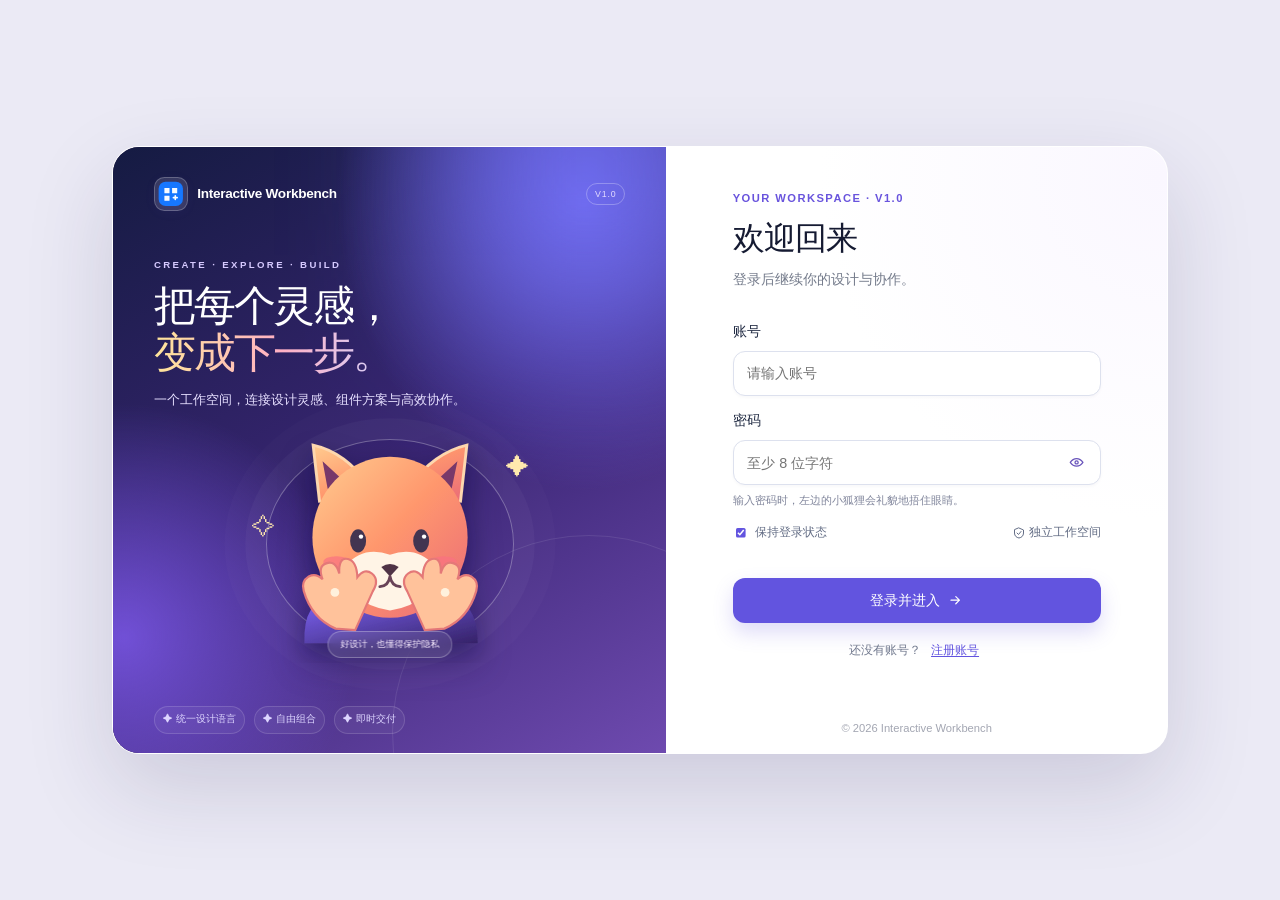
<file: index.html>
<!doctype html>
<html lang="zh-CN">
<head>
<meta charset="UTF-8"/>
<meta name="viewport" content="width=device-width,initial-scale=1"/>
<meta name="color-scheme" content="light dark"/>
<title>交互式工作台 | Interactive Workbench V1.0</title>
<link rel="stylesheet" href="./workbench.css"/>
<script src="./workbench.js" defer></script>
</head>
<body data-entry="unified">
<div id="app" aria-live="off"><div role="status" class="iw-startup">正在载入交互式工作台…</div></div>
<div id="modal-root"></div>
<div id="toast-root" aria-live="polite"></div>
</body>
</html>
</file>
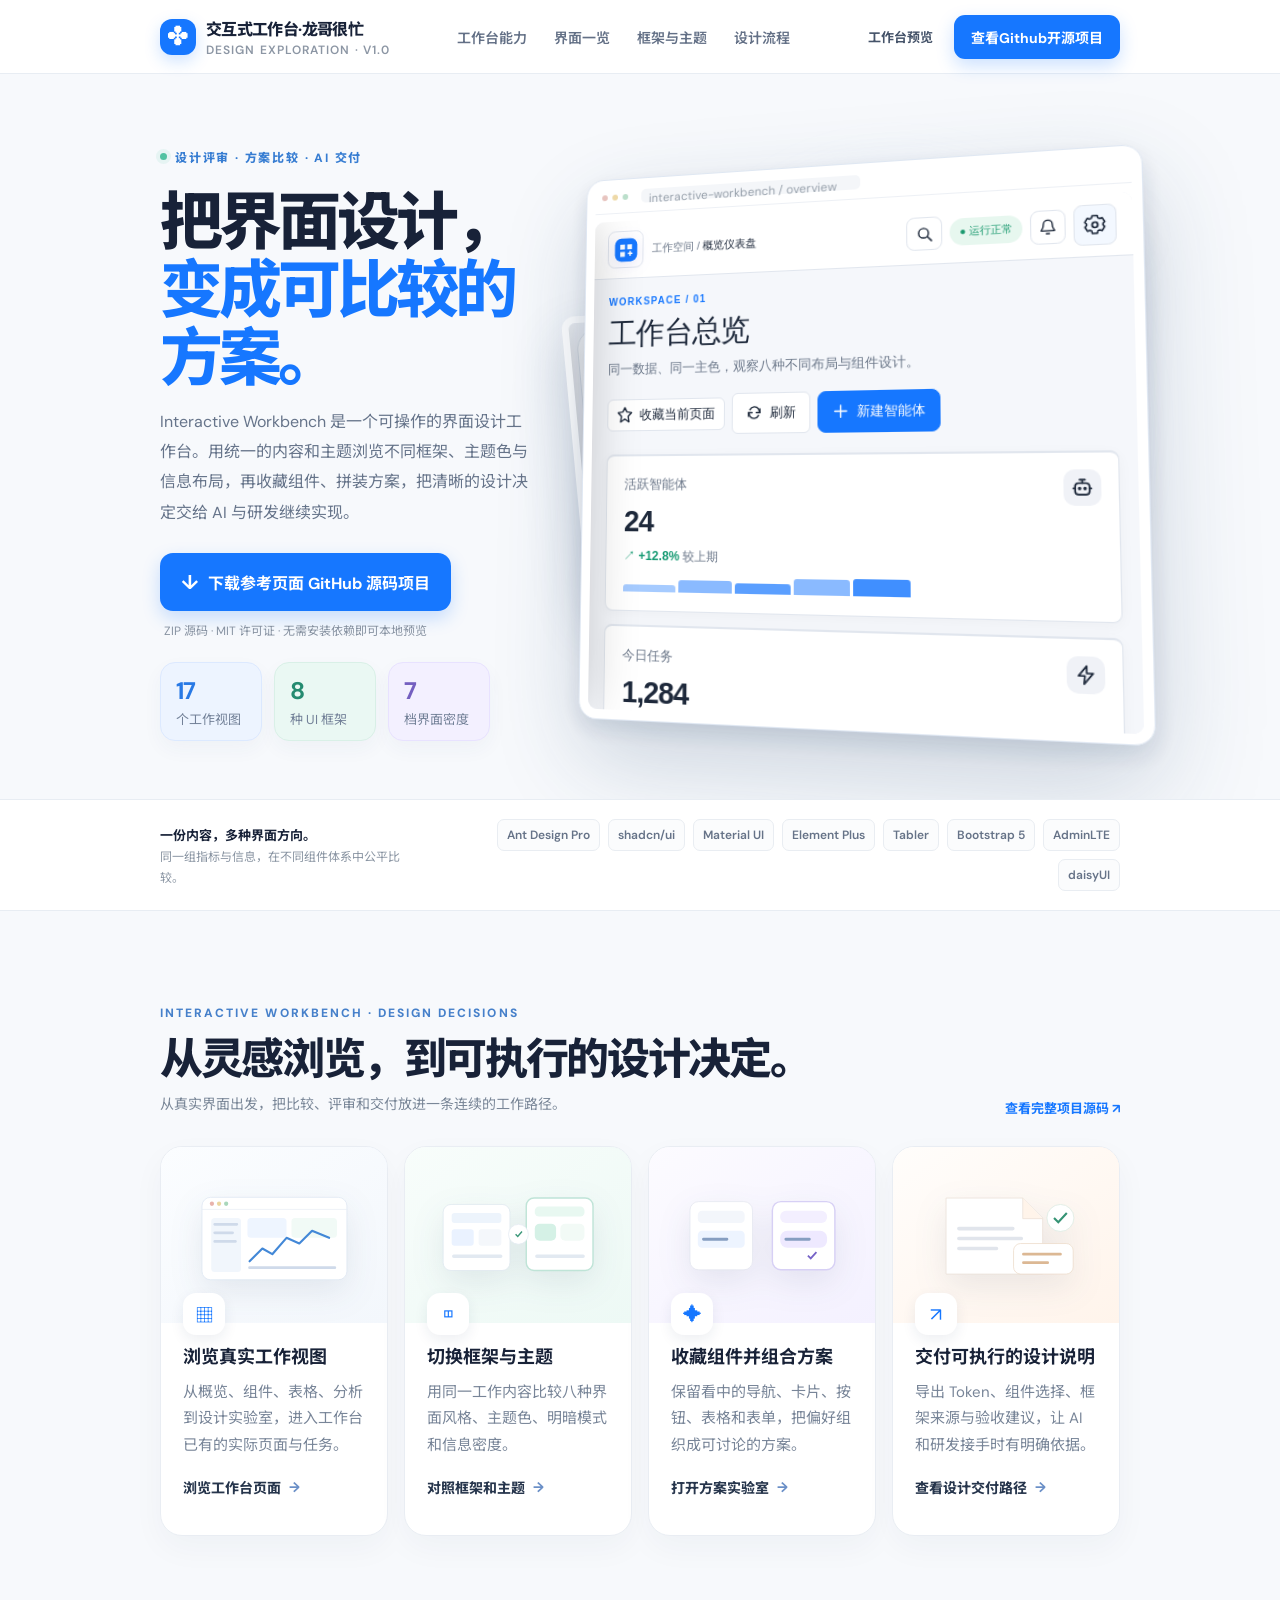
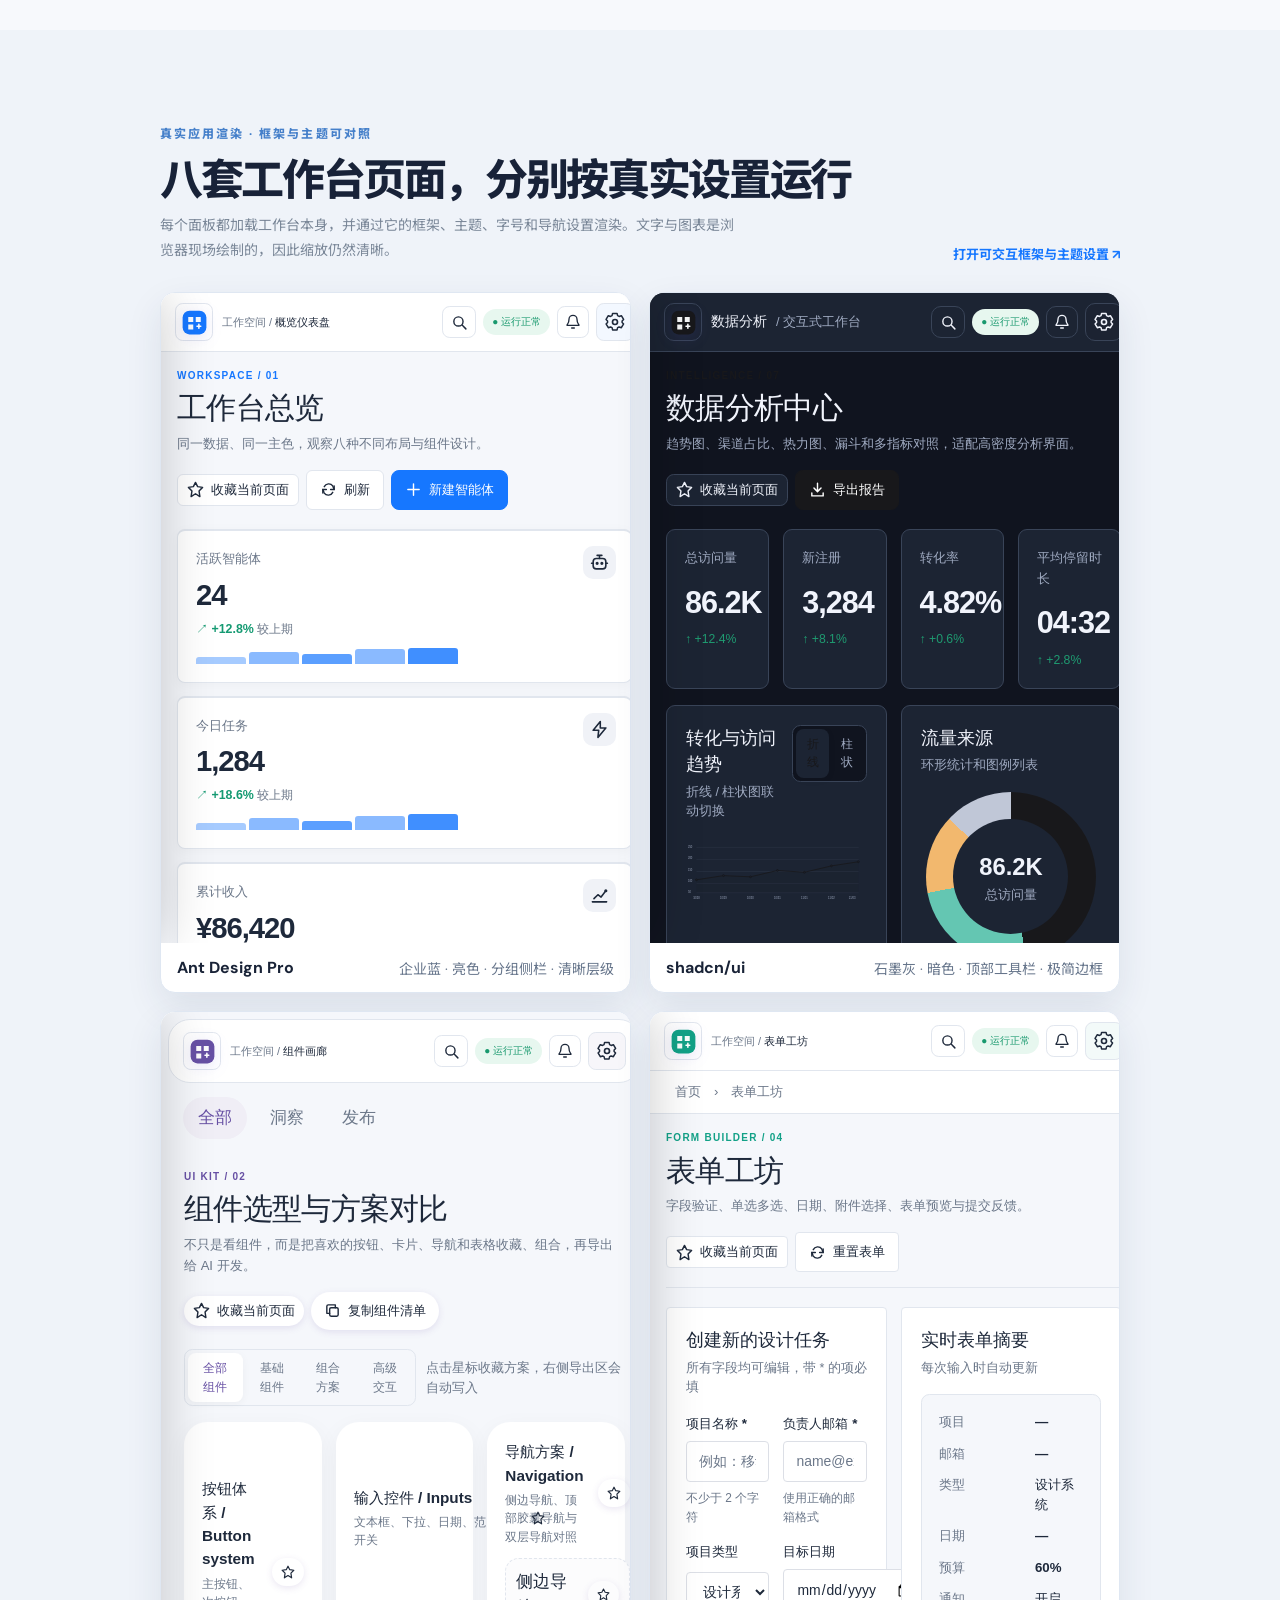
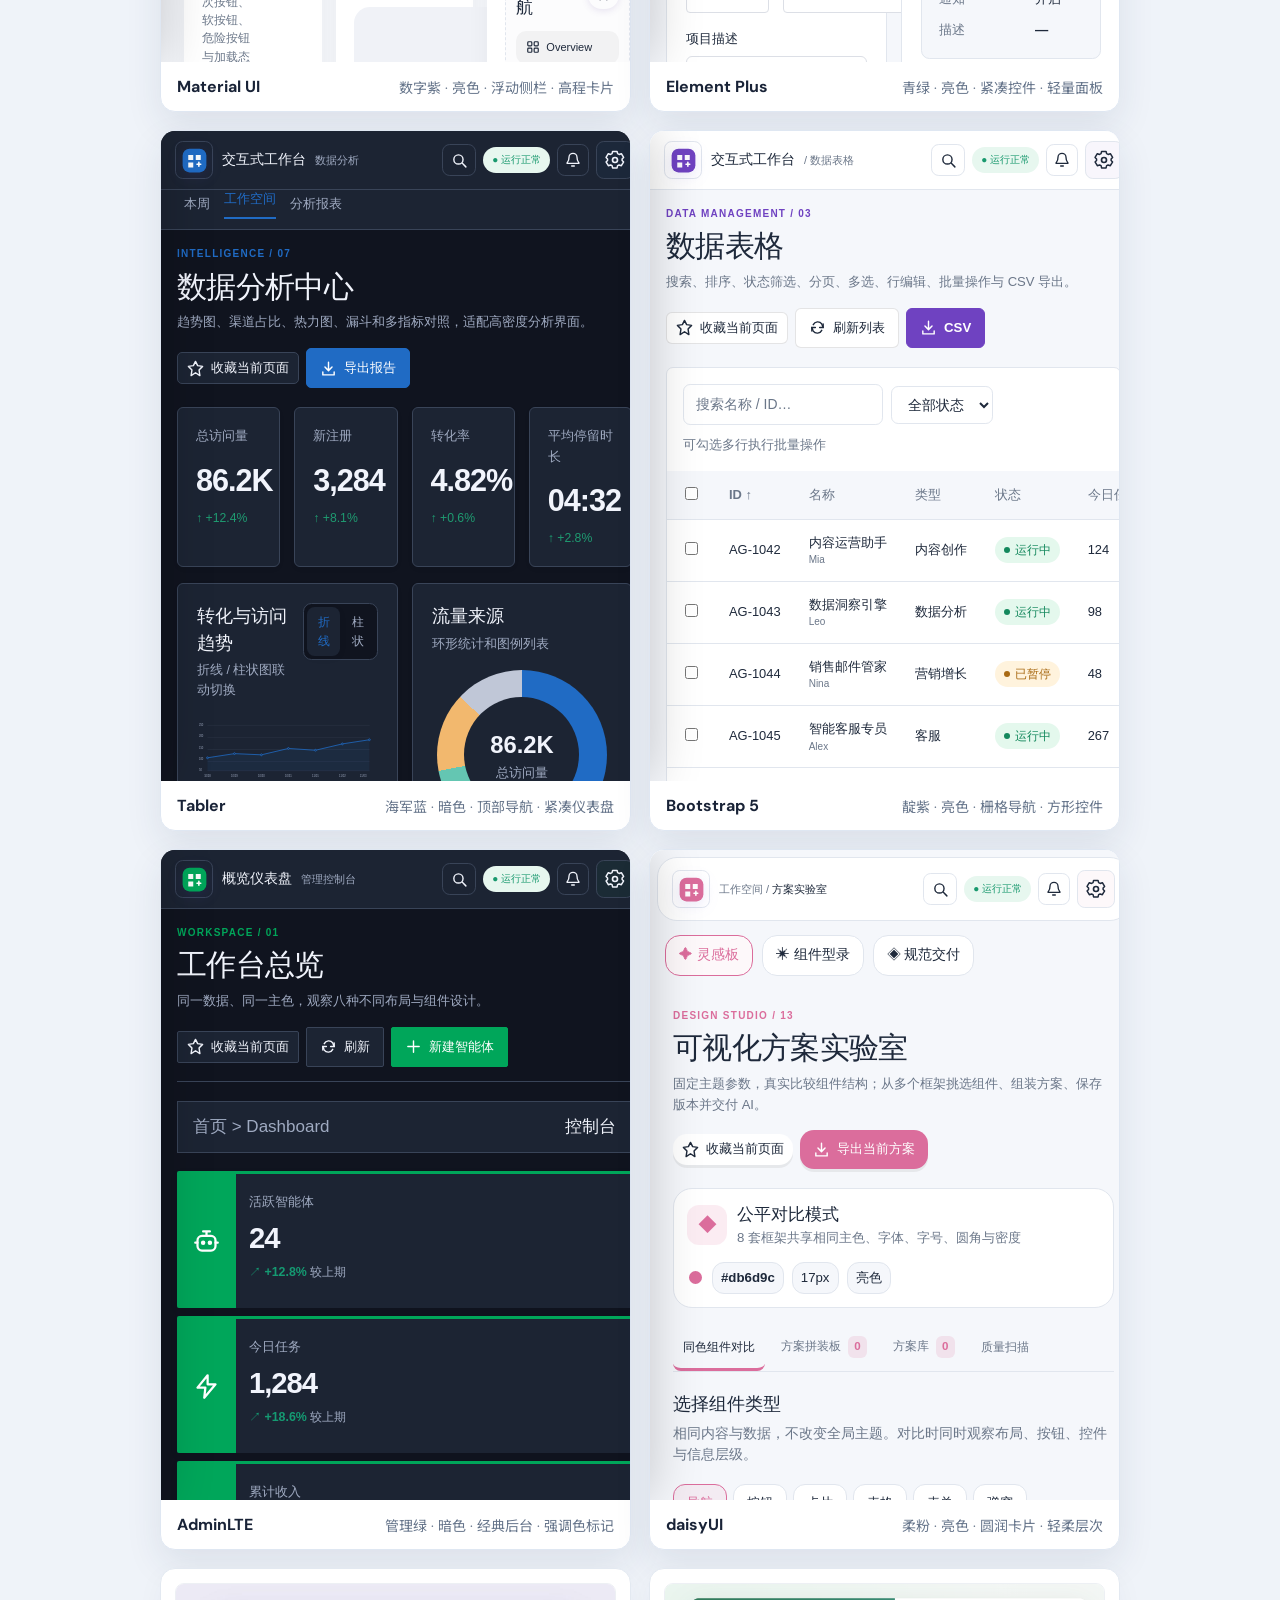
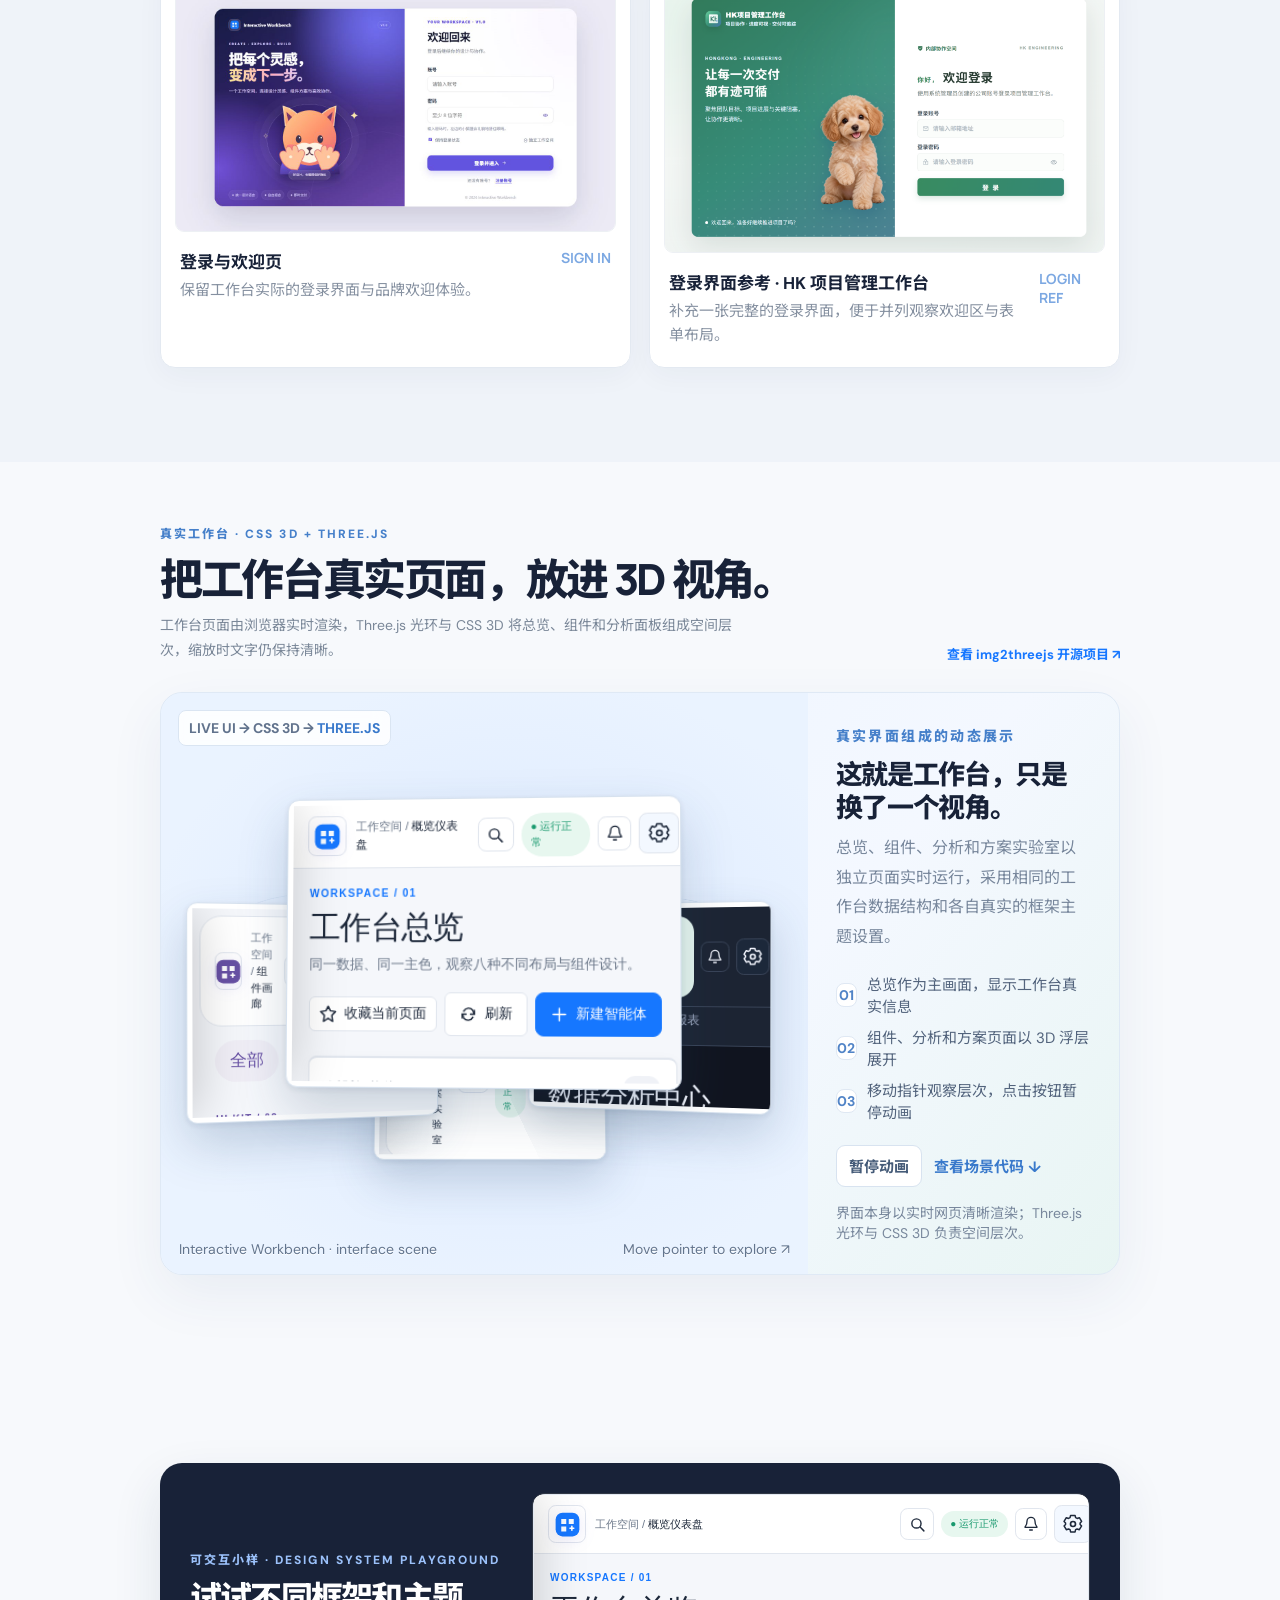
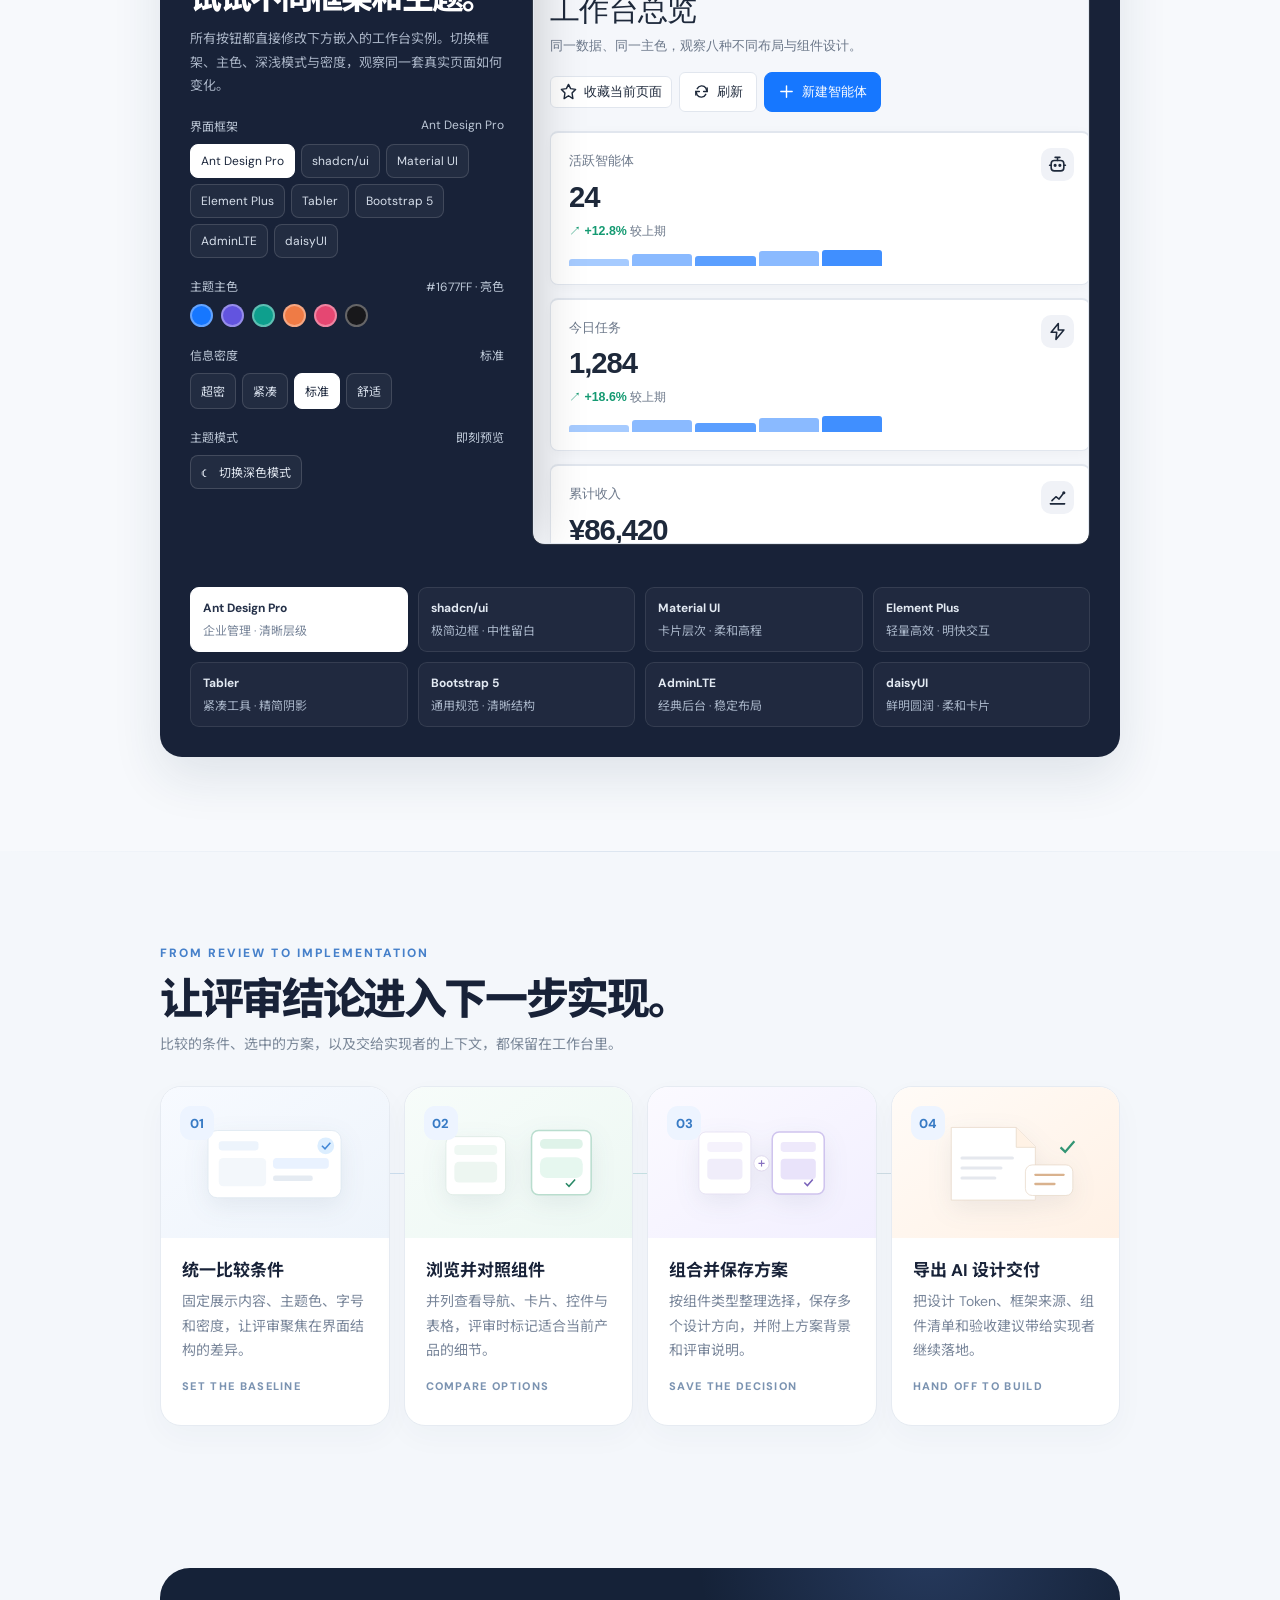
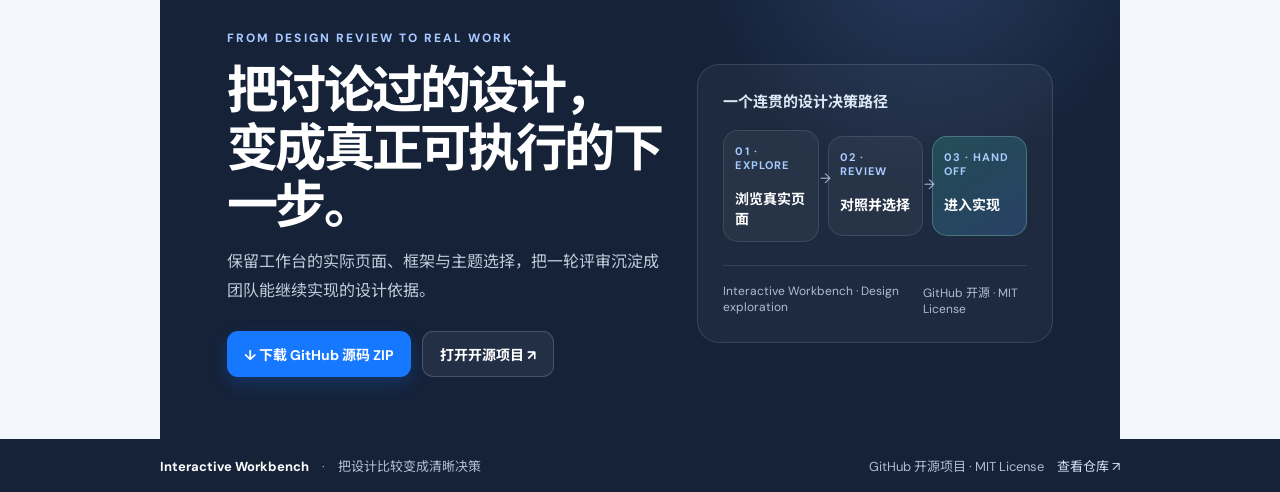
<file: workbench-showcase/index.html>
<!doctype html>
<html lang="zh-CN">
<head>
<meta charset="utf-8"><meta name="viewport" content="width=device-width, initial-scale=1"><meta name="theme-color" content="#f7f9fc">
<meta name="description" content="Interactive Workbench：用一致的主题、八种界面框架和可组合的组件方案，把设计比较变成可交付的实现说明。">
<title>交互式工作台·龙哥很忙</title>
<link rel="icon" type="image/svg+xml" href="favicon.svg">
<style>
@import url('https://fonts.googleapis.com/css2?family=DM+Sans:wght@400;500;600;700&family=Manrope:wght@400;500;600;700;800&family=Noto+Sans+SC:wght@400;500;600;700;800&display=swap');
:root{--ink:#182238;--muted:#68758a;--line:#e3e9f1;--paper:#f7f9fc;--white:#fff;--accent:#1677ff;--accent-soft:#eaf2ff;--mint:#def7ed;--orange:#ffede0;--purple:#edeaff;--shadow:0 18px 55px #19345912;--r:16px}*{box-sizing:border-box}html{scroll-behavior:smooth}body{margin:0;background:var(--paper);color:var(--ink);font-family:'DM Sans','Noto Sans SC',sans-serif;-webkit-font-smoothing:antialiased}a{text-decoration:none;color:inherit}button{font:inherit}.wrap{width:min(1190px,calc(100% - 48px));margin:auto}.top{height:74px;background:#ffffffee;border-bottom:1px solid #e8edf3;display:flex;align-items:center;position:sticky;top:0;z-index:20;backdrop-filter:blur(14px)}.nav{display:flex;align-items:center;justify-content:space-between}.brand{display:flex;align-items:center;gap:10px;font-weight:800;letter-spacing:-.04em}.brandmark{width:36px;height:36px;border-radius:12px;background:#1677ff;color:#fff;display:grid;place-items:center;font-size:20px;box-shadow:0 6px 16px #1677ff35}.brand small{display:block;font-size:12px;letter-spacing:.09em;color:#8c96a4;font-weight:600;margin-top:2px}.links{display:flex;gap:27px;font-size:14px;font-weight:600;color:#637086}.links a:hover,.githublink:hover{color:var(--accent)}.nav-cta{display:flex;gap:9px;align-items:center}.githublink{font-size:13px;font-weight:700;color:#46546a;padding:10px 12px}.button{display:inline-flex;align-items:center;justify-content:center;gap:9px;padding:12px 17px;border-radius:11px;background:var(--accent);color:white;font-size:14px;font-weight:700;box-shadow:0 7px 18px color-mix(in srgb,var(--accent),transparent 78%);transition:.2s}.button:hover{transform:translateY(-2px);box-shadow:0 10px 24px color-mix(in srgb,var(--accent),transparent 65%)}.button.ghost{box-shadow:none;background:#fff;color:#34435c;border:1px solid var(--line)}.hero{padding:70px 0 58px;overflow:hidden}.hero-grid{display:grid;grid-template-columns:.82fr 1.18fr;align-items:center;gap:42px}.eyebrow{display:inline-flex;align-items:center;gap:8px;font-size:12px;letter-spacing:.15em;font-weight:800;color:#377dd2;text-transform:uppercase}.eyebrow i{display:inline-block;width:7px;height:7px;border-radius:50%;background:#52c2a2;box-shadow:0 0 0 4px #52c2a21a}.hero h1{font:800 clamp(38px,5.2vw,63px)/1.08 Manrope,'Noto Sans SC',sans-serif;letter-spacing:-.065em;margin:20px 0 17px}.hero h1 em{color:var(--accent);font-style:normal}.hero p{color:#66748a;line-height:1.9;font-size:16px;max-width:480px;margin:0}.actions{display:flex;flex-direction:column;align-items:flex-start;gap:10px;margin-top:25px}.download{padding:16px 21px;font-size:16px;border-radius:13px}.download small{font-size:20px}.download-note{font-size:12px;color:#8792a1;margin-left:4px}.micro-links{display:flex;align-items:center;gap:14px;margin-top:18px;color:#7e8999;font-size:12px}.micro-links a{text-decoration:underline;text-underline-offset:3px}.counts{display:flex;gap:18px;margin-top:30px}.count{padding-right:18px;border-right:1px solid #dfe5ed}.count:last-child{border:0}.count b{display:block;font-size:22px;letter-spacing:-.05em}.count span{font-size:12px;color:#8b95a3}.hero-art{min-width:0;position:relative}.hero-glow{position:absolute;inset:-40px -40px -20px 10%;background:radial-gradient(ellipse,#cfe2ff 0,transparent 66%);filter:blur(22px);z-index:-1}.device{background:#fff;border:1px solid #dfe7f2;border-radius:18px;padding:9px;box-shadow:0 27px 72px #24436a1e;transform:perspective(1500px) rotateY(-4deg) rotateX(1deg)}.browserbar{height:26px;display:flex;align-items:center;gap:5px;padding:0 7px 7px;border-bottom:1px solid #edf0f5;margin-bottom:8px}.browserbar i{width:6px;height:6px;border-radius:50%;background:#e7c4bf}.browserbar i:nth-child(2){background:#eed9a7}.browserbar i:nth-child(3){background:#bbdfcb}.browserbar span{margin-left:9px;background:#f4f6f9;border-radius:5px;height:14px;width:44%;font-size:12px;color:#97a0ab;padding:2px 8px}.device img{width:100%;display:block;border-radius:8px}.float-tag{position:absolute;right:-17px;top:25px;border:1px solid #e5ebf2;background:#fff;border-radius:10px;padding:10px 13px;font-size:12px;box-shadow:var(--shadow);color:#67758a}.float-tag b{color:#28a47b}.proof{padding:19px 0;border-top:1px solid #e8edf3;border-bottom:1px solid #e8edf3;background:#fff}.proof-row{display:flex;align-items:center;justify-content:space-between;gap:20px}.proof strong{font-size:13px}.proof span{font-size:12px;color:#8994a2}.framework-strip{display:flex;gap:8px;flex-wrap:wrap;justify-content:flex-end}.framework-strip b{font-size:12px;padding:7px 9px;border-radius:7px;border:1px solid #e9edf2;color:#667388;font-weight:600;background:#fbfcfd}.section{padding:94px 0}.section.alt{background:#eff3f9}.sect-head{display:flex;justify-content:space-between;align-items:end;gap:30px;margin-bottom:29px}.kicker{font-size:12px;text-transform:uppercase;color:#4680ca;letter-spacing:.17em;font-weight:800}.section h2{font:800 clamp(29px,4vw,43px)/1.16 Manrope,'Noto Sans SC',sans-serif;letter-spacing:-.055em;margin:12px 0 9px}.intro{font-size:14px;color:#7a8798;line-height:1.8;max-width:580px;margin:0}.textlink{font-size:13px;color:var(--accent);font-weight:700;white-space:nowrap}.showcase{display:grid;grid-template-columns:1fr 1fr;gap:15px}.screen-card{background:#fff;border:1px solid #e3e9f1;border-radius:15px;padding:10px;box-shadow:0 8px 28px #1e36550a;overflow:hidden}.screen-card img{display:block;width:100%;border-radius:9px;border:1px solid #edf0f4}.screen-meta{display:flex;align-items:flex-start;justify-content:space-between;padding:13px 5px 4px;gap:12px}.screen-meta b{font-size:14px}.screen-meta p{font-size:12px;color:#8590a0;line-height:1.6;margin:5px 0 0}.number{font: 700 12px Manrope;color:#7ca8e2}.feature-grid{display:grid;grid-template-columns:repeat(3,1fr);gap:13px}.feature{background:#fff;border:1px solid #e2e8f0;border-radius:15px;padding:20px;min-height:151px}.feature-icon{height:34px;width:34px;border-radius:11px;display:grid;place-items:center;background:var(--accent-soft);color:var(--accent);font-size:17px;margin-bottom:15px}.feature:nth-child(2) .feature-icon{background:var(--mint);color:#1a9874}.feature:nth-child(3) .feature-icon{background:var(--purple);color:#6758d9}.feature:nth-child(4) .feature-icon{background:var(--orange);color:#d87343}.feature h3{font-size:14px;margin:0 0 7px}.feature p{font-size:12px;color:#8490a0;line-height:1.7;margin:0}.studio{background:#182238;color:#fff;border-radius:22px;padding:30px;display:grid;grid-template-columns:.72fr 1.28fr;gap:28px;align-items:center;box-shadow:0 20px 50px #1c33521c}.studio .kicker{color:#9bc1fa}.studio h2{margin:11px 0;font-size:32px}.studio .intro{color:#aab5c7;font-size:13px}.control-block{margin-top:19px}.control-label{font-size:12px;color:#bdc8d7;display:flex;justify-content:space-between;margin-bottom:9px}.choice-row{display:flex;flex-wrap:wrap;gap:6px}.choice{border:1px solid #ffffff24;background:#ffffff0c;color:#d7dfeb;border-radius:8px;padding:8px 10px;font-size:12px;cursor:pointer;transition:.16s}.choice:hover,.choice.active{background:#fff;color:#1b263b;border-color:#fff}.colors{display:flex;gap:8px}.swatch{width:23px;height:23px;border-radius:50%;border:2px solid #ffffff55;cursor:pointer;box-shadow:0 0 0 2px transparent}.swatch.active{box-shadow:0 0 0 2px #fff}.mode-btn{border:1px solid #ffffff26;border-radius:8px;padding:7px 10px;background:#ffffff0c;color:#e1e7f0;font-size:12px;cursor:pointer}.studio-preview{border:1px solid #ffffff23;border-radius:13px;background:#f4f7fb;padding:12px;min-width:0;transition:.2s}.preview-window{background:white;color:#253149;border:1px solid #e2e8f1;border-radius:var(--preview-radius,9px);box-shadow:var(--preview-shadow,0 4px 16px #243a5b0d);overflow:hidden;transition:.25s}.pv-top{height:30px;border-bottom:1px solid #e9eef4;display:flex;align-items:center;justify-content:space-between;padding:0 10px;font-size:12px;color:#7e8a9a}.pv-brand{font-weight:700;color:#303b50}.pv-body{display:grid;grid-template-columns:95px 1fr;min-height:210px}.pv-side{background:var(--preview-side,#fff);border-right:1px solid #e8edf3;padding:9px 6px}.pv-side i{display:block;font-style:normal;border-radius:5px;font-size:12px;color:#8090a4;padding:7px 6px;margin:2px 0}.pv-side i.on{background:color-mix(in srgb,var(--accent),white 90%);color:var(--accent);font-weight:700}.pv-content{padding:12px}.pv-heading{display:flex;justify-content:space-between;align-items:center;margin-bottom:9px}.pv-heading b{font-size:12px}.pv-heading span{font-size:12px;color:#8894a5}.pv-cards{display:grid;grid-template-columns:repeat(3,1fr);gap:6px}.pv-metric{border:1px solid #e8edf3;border-radius:var(--preview-radius,8px);padding:8px}.pv-metric small{display:block;color:#8c98a7;font-size:12px}.pv-metric b{display:block;font-size:14px;margin-top:4px}.pv-metric em{font-size:12px;color:#42a67e;font-style:normal}.pv-chartbox{margin-top:7px;border:1px solid #e8edf3;border-radius:var(--preview-radius,8px);padding:7px;height:93px}.pv-chartbox small{font-size:12px;color:#8994a1}.pv-chart{height:65px;margin-top:4px;display:flex;align-items:end;gap:4px;background:repeating-linear-gradient(to bottom,transparent 0 19px,#f0f3f7 20px)}.pv-chart i{flex:1;background:color-mix(in srgb,var(--accent),white 53%);height:30%;border-radius:3px 3px 0 0}.pv-chart i:nth-child(2){height:49%}.pv-chart i:nth-child(3){height:42%}.pv-chart i:nth-child(4){height:72%}.pv-chart i:nth-child(5){height:61%}.pv-chart i:nth-child(6){height:90%}.pv-chart i:nth-child(7){height:74%}.dark .studio-preview{background:#202b40}.dark .preview-window{background:#172238;color:#e5ebf4;border-color:#33425c}.dark .pv-top,.dark .pv-metric,.dark .pv-chartbox{border-color:#34435b}.dark .pv-side{background:#1c2a41;border-color:#34435b}.dark .pv-side i{color:#a8b6c8}.dark .pv-side i.on{background:#ffffff15;color:#fff}.dark .pv-chart{background:repeating-linear-gradient(to bottom,transparent 0 19px,#29364c 20px)}.dark .pv-metric b{color:#f2f5f9}.dark .pv-chartbox small,.dark .pv-metric small{color:#a8b6c8}.framework-cards{display:grid;grid-template-columns:repeat(4,1fr);gap:10px;margin-top:14px}.framework-card{border:1px solid #ffffff18;border-radius:9px;background:#ffffff09;color:#e2e9f2;padding:12px;text-align:left;cursor:pointer}.framework-card b{font-size:12px;display:block}.framework-card span{font-size:12px;color:#a8b5c8;display:block;margin-top:5px}.framework-card.active{background:#fff;color:#253149;border-color:#fff}.framework-card.active span{color:#79869a}.workflow{display:grid;grid-template-columns:repeat(4,1fr);gap:12px;counter-reset:step}.step{background:#fff;border:1px solid #e4e9f0;border-radius:14px;padding:18px;counter-increment:step}.step:before{content:'0' counter(step);display:block;color:#77a8e8;font-size:12px;font-weight:800;margin-bottom:24px}.step h3{font-size:14px;margin:0 0 7px}.step p{font-size:12px;line-height:1.7;color:#8691a0;margin:0}.banner{background:linear-gradient(115deg,#eaf3ff,#f8fbff 56%,#effbf7);border:1px solid #dfeaf7;border-radius:19px;padding:29px;display:flex;align-items:center;justify-content:space-between;gap:25px}.banner h2{font-size:26px;margin:0 0 8px}.banner p{font-size:12px;line-height:1.7;color:#768498;margin:0}.banner-actions{display:flex;gap:9px;flex-shrink:0}.footer{padding:28px 0;border-top:1px solid #e5eaf1;color:#8490a0;font-size:12px}.foot{display:flex;justify-content:space-between;gap:20px}.foot b{color:#4f5e72}.toast{position:fixed;bottom:20px;left:50%;transform:translate(-50%,14px);opacity:0;background:#162238;color:white;border-radius:10px;padding:10px 14px;font-size:12px;transition:.2s;pointer-events:none}.toast.show{opacity:1;transform:translate(-50%,0)}@media(max-width:960px){.hero-grid{grid-template-columns:1fr;gap:34px}.hero-copy{max-width:700px}.hero-art{max-width:800px}.studio{grid-template-columns:1fr}.framework-cards{grid-template-columns:repeat(4,1fr)}}@media(max-width:680px){.wrap{width:calc(100% - 30px)}.top{height:64px}.links{display:none}.githublink{font-size:0;padding:8px}.githublink:after{content:'GitHub ↗';font-size:12px}.hero{padding:48px 0 38px}.hero h1{font-size:44px}.hero-grid{gap:26px}.counts{gap:10px}.count{padding-right:10px}.count b{font-size:19px}.float-tag{right:-5px}.section{padding:68px 0}.sect-head{display:block}.sect-head .textlink{display:inline-block;margin-top:12px}.showcase{grid-template-columns:1fr}.feature-grid{grid-template-columns:1fr 1fr;gap:8px}.feature{padding:14px;min-height:152px}.feature p{font-size:12px}.studio{padding:19px;gap:19px}.studio h2{font-size:28px}.pv-body{grid-template-columns:72px 1fr}.pv-content{padding:8px}.pv-cards{gap:4px}.pv-metric{padding:6px}.pv-metric b{font-size:12px}.framework-cards{grid-template-columns:repeat(2,1fr)}.workflow{grid-template-columns:1fr 1fr}.step{padding:14px}.step:before{margin-bottom:15px}.banner{display:block;padding:22px}.banner-actions{margin-top:17px;flex-wrap:wrap}.banner-actions .button{font-size:12px;padding:11px 12px}.foot{display:block;line-height:2.1}}
</style>
<style>
/* Wider responsive content canvas and immediately comparable framework captures. */
.wrap{width:75vw;max-width:none;margin-inline:auto}
@media(max-width:680px){.wrap{width:calc(100% - 30px)}}
.variant-gallery{grid-column:1/-1;width:100%;margin:0;padding-top:8px}
.framework-cards{grid-column:1/-1;width:100%}
.variant-gallery-head{display:flex;align-items:end;justify-content:space-between;gap:16px;margin:6px 0 14px}
.variant-gallery-head b{font-size:19px}.variant-gallery-head span{font-size:14px;color:#77859a}
.variant-grid{display:grid;grid-template-columns:repeat(2,minmax(0,1fr));gap:16px}
.variant-shot{--shot-accent:#1677ff;display:block;text-align:left;padding:7px;border:1px solid #dfe6f0;border-radius:14px;background:#fff;cursor:pointer;color:#1f293b;box-shadow:0 8px 24px #1d35520b;transition:transform .2s,border-color .2s,box-shadow .2s}
.variant-shot:hover,.variant-shot.active{transform:translateY(-3px);border-color:var(--shot-accent);box-shadow:0 14px 32px color-mix(in srgb,var(--shot-accent),transparent 84%)}
.shot-window{display:block;height:230px;overflow:hidden;border:1px solid #e5eaf1;border-radius:9px;background:#f5f7fb;position:relative;font:500 11px/1.4 'DM Sans','Noto Sans SC',sans-serif;color:#44516a}
.shot-top{height:23px;display:flex;align-items:center;justify-content:space-between;padding:0 8px;background:#fff;border-bottom:1px solid #e8edf3;font-size:10px;letter-spacing:.04em}
.shot-top b{color:var(--shot-accent);font-size:11px}.shot-body{display:grid;grid-template-columns:82px 1fr;height:calc(100% - 23px)}
.shot-side{padding:8px 5px;background:#fff;border-right:1px solid #e7ebf2;display:grid;align-content:start;gap:5px}
.shot-side i{font-style:normal;white-space:nowrap;padding:4px;border-radius:4px;font-size:9px}.shot-side i:first-child{background:color-mix(in srgb,var(--shot-accent),white 90%);color:var(--shot-accent)}
.shot-main{padding:12px 11px;min-width:0}.shot-main header{display:flex;justify-content:space-between;align-items:center;margin-bottom:10px}.shot-main header span{font-size:10px;color:#8a95a5}.shot-main header b{font-size:14px}
.shot-metrics{display:grid;grid-template-columns:repeat(3,1fr);gap:8px}.shot-metrics>span{display:block;min-width:0;background:#fff;border:1px solid #e7ebf1;border-radius:6px;padding:9px 8px;box-shadow:0 2px 5px #293d5608}.shot-metrics small{display:block;font-size:10px;color:#7b8798;white-space:nowrap}.shot-metrics strong{display:block;font-size:16px;margin-top:4px}.shot-metrics em{display:block;height:4px;width:80%;margin-top:7px;background:var(--shot-accent);opacity:.55;border-radius:5px}
.shot-chart{margin-top:6px;height:54px;border:1px solid #e7ebf1;border-radius:6px;background:#fff;display:flex;align-items:end;gap:5px;padding:7px}.shot-chart i{display:block;flex:1;border-radius:3px 3px 0 0;background:linear-gradient(var(--shot-accent),color-mix(in srgb,var(--shot-accent),white 48%));height:var(--h)}
.variant-caption{display:flex;justify-content:space-between;align-items:center;gap:4px;padding:9px 3px 2px}.variant-caption b{font-size:13px}.variant-caption small{font-size:11px;color:#77859a}
.fw-shadcn .shot-window,.fw-shadcn .shot-metrics>span,.fw-shadcn .shot-chart{border-color:#d4d4d8;border-radius:2px;box-shadow:none}.fw-shadcn .shot-top{background:#fafafa}.fw-shadcn .shot-body{grid-template-columns:0 1fr}.fw-shadcn .shot-side{display:none}.fw-shadcn .shot-main header{border-bottom:1px solid #e4e4e7;padding-bottom:6px}
.fw-material .shot-window{border:0;border-radius:13px;box-shadow:0 5px 16px #31304820}.fw-material .shot-side{background:#f5f2fa;border:0}.fw-material .shot-side i{border-radius:12px;padding:5px}.fw-material .shot-metrics>span{border:0;border-radius:10px;box-shadow:0 3px 9px #33314a20}
.fw-element .shot-top{height:27px;background:#f0f7ff;border-color:#dbeafe}.fw-element .shot-body{height:calc(100% - 27px)}.fw-element .shot-side i:first-child{border-left:2px solid var(--shot-accent);border-radius:2px}.fw-element .shot-metrics>span{border-radius:3px}.fw-element .shot-chart{border-radius:3px}
.fw-tabler .shot-window{border-radius:5px}.fw-tabler .shot-top{height:20px}.fw-tabler .shot-body{grid-template-columns:53px 1fr;height:calc(100% - 20px)}.fw-tabler .shot-main{padding:7px 6px}.fw-tabler .shot-metrics>span{border-radius:4px;padding:5px 4px}
.fw-bootstrap .shot-window{border-radius:3px;background:#f8f9fa}.fw-bootstrap .shot-top{background:#f1f3f5}.fw-bootstrap .shot-metrics>span,.fw-bootstrap .shot-chart{border-radius:3px;border-width:2px}
.fw-adminlte .shot-top{background:#2c3b41;color:#fff;border:0}.fw-adminlte .shot-top b{color:#fff}.fw-adminlte .shot-body{grid-template-columns:59px 1fr}.fw-adminlte .shot-side{background:#222d32;border:0}.fw-adminlte .shot-side i{color:#c6d2d8}.fw-adminlte .shot-side i:first-child{background:#1e282c;color:#fff;border-left:3px solid var(--shot-accent)}.fw-adminlte .shot-main{background:#ecf0f5}
.fw-daisy .shot-window{border:0;border-radius:15px;background:#fff8fc;box-shadow:0 4px 12px #d34c8720}.fw-daisy .shot-top{border-radius:12px 12px 0 0;background:#fff1f7}.fw-daisy .shot-side{background:#fff8fc;border:0}.fw-daisy .shot-side i:first-child{border-radius:9px}.fw-daisy .shot-metrics>span{border:0;border-radius:11px;background:#fff;box-shadow:0 3px 8px #d34c8718}
.fw-ant .shot-side i:first-child{font-weight:700}.fw-ant .shot-metrics>span:first-child{border-top:2px solid var(--shot-accent)}
.preview-window[data-framework="shadcn"] .pv-body{grid-template-columns:0 1fr}.preview-window[data-framework="shadcn"] .pv-side{display:none}.preview-window[data-framework="shadcn"] .pv-top{height:44px;background:#fafafa}.preview-window[data-framework="material"] .pv-side{background:#f5f2fa;border:0}.preview-window[data-framework="material"] .pv-metric,.preview-window[data-framework="material"] .pv-chartbox{border:0;box-shadow:0 4px 14px #33314a20}.preview-window[data-framework="element"] .pv-top{height:40px;background:#f0f7ff}.preview-window[data-framework="element"] .pv-metric,.preview-window[data-framework="element"] .pv-chartbox{border-radius:3px}.preview-window[data-framework="tabler"] .pv-side{padding:5px 4px}.preview-window[data-framework="tabler"] .pv-content{padding:8px}.preview-window[data-framework="bootstrap"] .pv-top{background:#f1f3f5}.preview-window[data-framework="bootstrap"] .pv-metric,.preview-window[data-framework="bootstrap"] .pv-chartbox{border-radius:3px}.preview-window[data-framework="adminlte"] .pv-top{background:#2c3b41;color:#f5f7f8}.preview-window[data-framework="adminlte"] .pv-side{background:#222d32;color:#d9e1e5;border:0}.preview-window[data-framework="adminlte"] .pv-side i{color:#d9e1e5}.preview-window[data-framework="daisy"]{background:#fff8fc}.preview-window[data-framework="daisy"] .pv-top{background:#fff1f7}.preview-window[data-framework="daisy"] .pv-metric{background:#fff;border:0;box-shadow:0 3px 10px #d34c8718}
.hero-art{perspective:1500px;transform-style:preserve-3d;min-height:clamp(300px,34vw,490px);perspective-origin:48% 50%}.device{position:relative;z-index:4;transform:translateZ(76px) perspective(1500px) rotateY(-9deg) rotateX(3deg) rotateZ(-.6deg);transform-style:preserve-3d;animation:heroScreenFloat 7s ease-in-out infinite;box-shadow:0 35px 90px #24436a35,0 9px 20px #24436a20;transition:transform .35s ease,box-shadow .35s ease}.hero-art::before,.hero-art::after{content:'';position:absolute;z-index:1;top:25%;width:46%;height:55%;border:7px solid #fff;border-radius:14px;background-size:cover;background-position:top left;box-shadow:0 24px 55px #24436a32;transform-style:preserve-3d;opacity:.93}.hero-art::before{left:-4%;background-image:url("assets/components.png");transform:translateZ(-90px) rotateY(22deg) rotateX(2deg) rotateZ(-5deg);animation:heroPanelLeft 8s ease-in-out infinite}.hero-art::after{right:-4%;top:8%;background-image:url("assets/analytics.png");transform:translateZ(-120px) rotateY(-20deg) rotateX(1deg) rotateZ(4deg);animation:heroPanelRight 9s ease-in-out infinite}.hero-art:hover .device{transform:translateZ(110px) perspective(1500px) rotateY(-5deg) rotateX(1deg) rotateZ(0);box-shadow:0 45px 105px #24436a42,0 12px 25px #24436a24}.hero-art:hover::before{transform:translateZ(-55px) rotateY(26deg) rotateX(2deg) rotateZ(-6deg)}.hero-art:hover::after{transform:translateZ(-75px) rotateY(-24deg) rotateX(1deg) rotateZ(5deg)}@keyframes heroScreenFloat{0%,100%{translate:0 0}50%{translate:0 -9px}}@keyframes heroPanelLeft{0%,100%{translate:0 0}50%{translate:-5px -8px}}@keyframes heroPanelRight{0%,100%{translate:0 0}50%{translate:6px -9px}}@media(prefers-reduced-motion:reduce){.device,.hero-art::before,.hero-art::after{animation:none!important;transition:none!important}}@media(max-width:960px){.hero-art{min-height:0;padding:5% 0}.hero-art::before{left:0;width:38%}.hero-art::after{right:0;width:38%}}
@media(min-width:1600px){.variant-grid{grid-template-columns:repeat(3,minmax(0,1fr))}}
@media(max-width:1000px){.variant-grid{grid-template-columns:repeat(2,minmax(0,1fr))}}
@media(max-width:560px){.variant-grid{grid-template-columns:1fr}.shot-window{height:188px}.variant-gallery-head{display:block}.variant-gallery-head span{display:block;margin-top:5px}.hero-art::before,.hero-art::after{opacity:.5;width:48%;height:48%;top:20%}.hero-art::before{left:-8%}.hero-art::after{right:-8%}}
</style>
<link rel="stylesheet" href="assets/workbench-3d.css"><link rel="stylesheet" href="assets/landing-redesign.css"></head>
<body>
<header class="top"><div class="wrap nav"><a class="brand" href="#top"><span class="brandmark">✣</span><span>交互式工作台·龙哥很忙<small>DESIGN EXPLORATION · V1.0</small></span></a><nav class="links"><a href="#workbench">工作台能力</a><a href="#screens">界面一览</a><a href="#studio">框架与主题</a><a href="#workflow">设计流程</a></nav><div class="nav-cta"><a class="githublink" href="Interactive_Workbench_V1.0.html?demo=1" target="_blank" rel="noreferrer">工作台预览</a><a class="button" href="https://github.com/wuwenlong1985/Interactive_Workbench" target="_blank" rel="noreferrer">查看Github开源项目</a></div></div></header>
<main id="top">
<section class="hero"><div class="wrap hero-grid"><div class="hero-copy"><span class="eyebrow"><i></i>设计评审 · 方案比较 · AI 交付</span><h1>把界面设计，<br><em>变成可比较的方案。</em></h1><p>Interactive Workbench 是一个可操作的界面设计工作台。用统一的内容和主题浏览不同框架、主题色与信息布局，再收藏组件、拼装方案，把清晰的设计决定交给 AI 与研发继续实现。</p><div class="actions"><a class="button download" href="https://github.com/wuwenlong1985/Interactive_Workbench/archive/refs/heads/main.zip"><small>↓</small> 下载参考页面 GitHub 源码项目</a><span class="download-note">ZIP 源码 · MIT 许可证 · 无需安装依赖即可本地预览</span></div><div class="counts"><div class="count"><b>17</b><span>个工作视图</span></div><div class="count"><b>8</b><span>种 UI 框架</span></div><div class="count"><b>7</b><span>档界面密度</span></div></div></div><div class="hero-art"><div class="hero-glow"></div><div class="float-tag">●　工作台界面预览　<b>交互原型</b></div><div class="device"><div class="browserbar"><i></i><i></i><i></i><span>interactive-workbench / overview</span></div><img src="assets/overview.png" alt="Interactive Workbench 实际工作台总览截图"></div></div></div></section>
<section class="proof"><div class="wrap proof-row"><div><strong>一份内容，多种界面方向。</strong><br><span>同一组指标与信息，在不同组件体系中公平比较。</span></div><div class="framework-strip"><b>Ant Design Pro</b><b>shadcn/ui</b><b>Material UI</b><b>Element Plus</b><b>Tabler</b><b>Bootstrap 5</b><b>AdminLTE</b><b>daisyUI</b></div></div></section>
<section class="section" id="workbench"><div class="wrap"><div class="sect-head"><div><div class="kicker">INTERACTIVE WORKBENCH · DESIGN DECISIONS</div><h2>从灵感浏览，到可执行的设计决定。</h2><p class="intro">从真实界面出发，把比较、评审和交付放进一条连续的工作路径。</p></div><a class="textlink" href="https://github.com/wuwenlong1985/Interactive_Workbench" target="_blank" rel="noreferrer">查看完整项目源码 ↗</a></div><div class="feature-grid">
<article class="feature"><div class="feature-art"><svg viewBox="0 0 280 150" aria-hidden="true"><rect x="38" y="22" width="204" height="116" rx="12" fill="#fff" stroke="#dbe5f1"/><path d="M38 39h204" stroke="#e8edf4"/><circle cx="52" cy="31" r="3" fill="#e8b3ac"/><circle cx="62" cy="31" r="3" fill="#ebd69e"/><circle cx="72" cy="31" r="3" fill="#a9d7bb"/><rect x="51" y="51" width="42" height="76" rx="5" fill="#f1f6fc"/><rect x="102" y="51" width="55" height="28" rx="5" fill="#eef5ff"/><rect x="164" y="51" width="64" height="28" rx="5" fill="#f1faf6"/><path d="m105 112 18-18 14 8 20-23 18 8 18-18 24 10" fill="none" stroke="#4388d7" stroke-width="3" stroke-linecap="round" stroke-linejoin="round"/><path d="M105 121h120M56 60h31M56 72h25M56 84h29" stroke="#cfdaea" stroke-width="4" stroke-linecap="round"/></svg></div><div class="feature-icon">▦</div><h3>浏览真实工作视图</h3><p>从概览、组件、表格、分析到设计实验室，进入工作台已有的实际页面与任务。</p><a class="feature-more" href="#screens">浏览工作台页面 <span>→</span></a></article>
<article class="feature"><div class="feature-art"><svg viewBox="0 0 280 150" aria-hidden="true"><rect x="34" y="32" width="94" height="93" rx="11" fill="#fff" stroke="#dce6ef"/><rect x="151" y="23" width="94" height="102" rx="11" fill="#fff" stroke="#bfe4d7" stroke-width="2"/><rect x="46" y="44" width="70" height="14" rx="4" fill="#edf4fc"/><rect x="163" y="35" width="70" height="14" rx="6" fill="#e8f8f1"/><rect x="46" y="67" width="31" height="23" rx="4" fill="#eaf2ff"/><rect x="84" y="67" width="32" height="23" rx="4" fill="#f4f7fb"/><rect x="163" y="59" width="30" height="24" rx="7" fill="#d5f1e6"/><rect x="199" y="59" width="34" height="24" rx="7" fill="#f2faf6"/><path d="M49 105h66M166 105h65" stroke="#e2e9f1" stroke-width="5" stroke-linecap="round"/><circle cx="140" cy="74" r="14" fill="#fff" stroke="#e3eaf2"/><path d="m136 74 3 3 6-7" fill="none" stroke="#3b9879" stroke-width="2"/></svg></div><div class="feature-icon">◫</div><h3>切换框架与主题</h3><p>用同一工作内容比较八种界面风格、主题色、明暗模式和信息密度。</p><a class="feature-more" href="#studio">对照框架和主题 <span>→</span></a></article>
<article class="feature"><div class="feature-art"><svg viewBox="0 0 280 150" aria-hidden="true"><rect x="38" y="28" width="88" height="96" rx="12" fill="#fff" stroke="#e1e5ef"/><rect x="154" y="28" width="88" height="96" rx="12" fill="#fff" stroke="#d7d0f5" stroke-width="2"/><rect x="49" y="41" width="66" height="17" rx="6" fill="#f3f6fb"/><rect x="165" y="41" width="66" height="17" rx="8" fill="#f3efff"/><rect x="49" y="69" width="66" height="24" rx="6" fill="#edf4ff"/><rect x="165" y="69" width="66" height="24" rx="10" fill="#eee9ff"/><path d="M57 81h33M173 81h33" stroke="#869ec1" stroke-width="4" stroke-linecap="round"/><path d="m204 104 4 4 8-9" fill="none" stroke="#7663c7" stroke-width="2.5"/></svg></div><div class="feature-icon">✦</div><h3>收藏组件并组合方案</h3><p>保留看中的导航、卡片、按钮、表格和表单，把偏好组织成可讨论的方案。</p><a class="feature-more" href="#studio">打开方案实验室 <span>→</span></a></article>
<article class="feature"><div class="feature-art"><svg viewBox="0 0 280 150" aria-hidden="true"><path d="M55 23h108l28 28v79H55z" fill="#fff" stroke="#e8ddd4"/><path d="M163 23v29h28" fill="#fff4ea" stroke="#e8ddd4"/><path d="M73 66h76M73 80h88M73 94h53" stroke="#e1e5ec" stroke-width="5" stroke-linecap="round"/><rect x="150" y="87" width="84" height="43" rx="10" fill="#fff" stroke="#ecd9c7"/><path d="M164 102h52M164 114h34" stroke="#dcb894" stroke-width="4" stroke-linecap="round"/><circle cx="216" cy="51" r="19" fill="#fff" stroke="#d8e9df"/><path d="m207 51 6 6 12-13" fill="none" stroke="#359374" stroke-width="3"/></svg></div><div class="feature-icon">↗</div><h3>交付可执行的设计说明</h3><p>导出 Token、组件选择、框架来源与验收建议，让 AI 和研发接手时有明确依据。</p><a class="feature-more" href="#workflow">查看设计交付路径 <span>→</span></a></article></div></div></section>
<section class="section alt" id="screens"><div class="wrap"><div class="sect-head"><div><div class="kicker">真实界面 · 五个关键页面</div><h2>这是工作台自己的页面。</h2><p class="intro">展示图来自仓库中的实际工作台截图，包括总览、组件选型、数据分析、方案实验室和登录欢迎页。</p></div><a class="textlink" href="https://github.com/wuwenlong1985/Interactive_Workbench/tree/main/docs/screenshots" target="_blank" rel="noreferrer">查看截图源码目录 ↗</a></div><div class="showcase"><article class="screen-card"><img loading="lazy" src="assets/overview.png" alt="工作台概览：指标卡、趋势和近期任务"><div class="screen-meta"><div><b>01　工作台总览</b><p>活跃智能体、任务、收入与成功率在同一视野快速浏览。</p></div><span class="number">OVERVIEW</span></div></article><article class="screen-card"><img loading="lazy" src="assets/components.png" alt="组件画廊：控件、导航和方案对比"><div class="screen-meta"><div><b>02　组件画廊</b><p>浏览和收藏按钮、输入、导航、卡片与反馈交互样式。</p></div><span class="number">UI KIT</span></div></article><article class="screen-card"><img loading="lazy" src="assets/analytics.png" alt="数据分析中心：指标、趋势和渠道来源"><div class="screen-meta"><div><b>03　数据分析中心</b><p>在统一视觉语言中组织趋势、构成、热力和转化路径。</p></div><span class="number">ANALYTICS</span></div></article><article class="screen-card"><img loading="lazy" src="assets/design-studio.png" alt="方案实验室：固定主题变量后对照多套框架"><div class="screen-meta"><div><b>04　可视化方案实验室</b><p>锁定主题参数，同时对比八套框架下的组件结构和阅读层级。</p></div><span class="number">DESIGN STUDIO</span></div></article><article class="screen-card"><img loading="lazy" src="assets/login.jpg" alt="交互式工作台登录页面：产品品牌、狐狸插画与账号登录表单"><div class="screen-meta"><div><b>05　登录与欢迎页</b><p>品牌开场、登录表单和吉祥物插画构成完整的首次进入体验。</p></div><span class="number">SIGN IN</span></div></article></div></div></section>
<section class="section dimensional" id="three-dimensional"><div class="wrap"><div class="sect-head"><div><div class="kicker">IMG2THREEJS · THREE.JS</div><h2>把工作台真实页面，放进 3D 视角。</h2><p class="intro">总览、组件画廊、数据分析和方案实验室都来自工作台真实截图。它们作为贴图进入浮动的 3D 界面组，转动时仍能辨认产品本身。</p></div><a class="textlink" href="https://github.com/img2threejs/img2threejs" target="_blank" rel="noreferrer">查看 img2threejs 开源项目 ↗</a></div><div class="three-showcase"><div class="three-stage"><div class="css-scene" id="cssScene" aria-hidden="true"><div class="screen-deck"><figure class="screen-panel screen-overview"><img src="assets/overview.png" alt=""></figure><figure class="screen-panel screen-components"><img src="assets/components.png" alt=""></figure><figure class="screen-panel screen-analytics"><img src="assets/analytics.png" alt=""></figure><figure class="screen-panel screen-design"><img src="assets/design-studio.png" alt=""></figure></div></div><canvas id="workbench3d" aria-label="由工作台真实页面截图构成的 3D 场景，可随鼠标产生轻微视差"></canvas><div class="three-tag">IMAGE → CODE → <b>THREE.JS</b></div><div class="three-footer"><span>Interactive Workbench · interface scene</span><span>Move pointer to explore ↗</span></div></div><article class="three-copy"><div class="kicker">真实界面组成的动态展示</div><h3>这就是工作台，只是换了一个视角。</h3><p>主画面是工作台总览；组件、分析和方案实验室以不同深度环绕，保留各自真实的导航、控件与内容。轻微的空间移动让页面彼此分层，不再用虚构数据代替产品。</p><div class="three-steps"><div class="three-step"><b>01</b>总览作为主画面，显示工作台真实信息</div><div class="three-step"><b>02</b>组件、分析和方案页面以 3D 浮层展开</div><div class="three-step"><b>03</b>移动指针观察层次，点击按钮暂停动画</div></div><div class="three-actions"><button id="toggle-model-motion" type="button">暂停动画</button><a href="assets/workbench-3d.js" download>查看场景代码 ↓</a></div><div class="three-note">Three.js 场景使用工作台截图作为图像纹理 · 交互遵循减少动态效果偏好</div></article></div></div></section><section class="section" id="studio"><div class="wrap"><div class="studio" id="studioPanel"><div class="studio-controls"><div class="kicker">可交互小样 · Design system playground</div><h2>试试不同框架和主题。</h2><p class="intro">以下为同一组工作台数据的演示预览。切换框架、主色、明暗模式与信息密度；或点击八张效果快照，对照不同布局、导航、卡片样式和主题色。</p><div class="control-block"><div class="control-label"><span>界面框架</span><span id="frameworkName">Ant Design Pro</span></div><div class="choice-row" id="frameworkChoices"></div></div><div class="control-block"><div class="control-label"><span>主题主色</span><span id="colorName">经典蓝</span></div><div class="colors" id="colorChoices"></div></div><div class="control-block"><div class="control-label"><span>信息密度</span><span id="densityName">标准</span></div><div class="choice-row" id="densityChoices"></div></div><div class="control-block"><div class="control-label"><span>主题模式</span><span>即刻预览</span></div><button class="mode-btn" id="modeToggle">☾　切换深色模式</button></div></div><div><div class="studio-preview"><div class="preview-window" id="livePreview"><div class="pv-top"><span class="pv-brand">✣　Workspace / Overview</span><span id="stylePill">Ant Design Pro　⌄</span></div><div class="pv-body"><aside class="pv-side"><i class="on">▦　概览</i><i>◫　组件库</i><i>▤　数据表格</i><i>▱　分析中心</i><i>✦　AI 智能体</i></aside><div class="pv-content"><div class="pv-heading"><b>工作台总览</b><span>最近 7 天　⌄</span></div><div class="pv-cards"><div class="pv-metric"><small>活跃智能体</small><b>24</b><em>↗ 12.8%</em></div><div class="pv-metric"><small>今日任务</small><b>1,284</b><em>↗ 18.6%</em></div><div class="pv-metric"><small>成功率</small><b>98.6%</b><em>↗ 2.1%</em></div></div><div class="pv-chartbox"><small>任务与收益趋势</small><div class="pv-chart"><i></i><i></i><i></i><i></i><i></i><i></i><i></i></div></div></div></div></div></div></div><div class="variant-gallery" id="variantGallery"></div><div class="framework-cards" id="frameworkCards"></div></div></div></section>
<section class="section alt" id="workflow"><div class="wrap"><div class="sect-head"><div><div class="kicker">FROM REVIEW TO IMPLEMENTATION</div><h2>让评审结论进入下一步实现。</h2><p class="intro">比较的条件、选中的方案，以及交给实现者的上下文，都保留在工作台里。</p></div></div><div class="workflow">
<article class="step"><div class="step-art"><svg viewBox="0 0 250 125" aria-hidden="true"><rect x="38" y="20" width="174" height="88" rx="12" fill="#fff" stroke="#dce6f0"/><rect x="52" y="34" width="52" height="12" rx="4" fill="#edf4fc"/><rect x="52" y="56" width="62" height="37" rx="6" fill="#f3f7fb"/><rect x="123" y="56" width="73" height="14" rx="5" fill="#e9f2ff"/><rect x="123" y="79" width="52" height="7" rx="3" fill="#e5ebf2"/><circle cx="192" cy="40" r="11" fill="#dceeff"/><path d="m187 40 4 4 7-8" fill="none" stroke="#4388d7" stroke-width="2"/></svg></div><h3>统一比较条件</h3><p>固定展示内容、主题色、字号和密度，让评审聚焦在界面结构的差异。</p><span class="step-label">SET THE BASELINE</span></article>
<article class="step"><div class="step-art"><svg viewBox="0 0 250 125" aria-hidden="true"><rect x="30" y="28" width="78" height="76" rx="9" fill="#fff" stroke="#dbe9e2"/><rect x="142" y="20" width="78" height="84" rx="9" fill="#fff" stroke="#b9ddce" stroke-width="2"/><rect x="41" y="39" width="56" height="13" rx="5" fill="#eff8f3"/><rect x="153" y="31" width="56" height="13" rx="6" fill="#dff3e9"/><rect x="41" y="61" width="56" height="27" rx="6" fill="#edf6f1"/><rect x="153" y="55" width="56" height="27" rx="9" fill="#e6f7ef"/><path d="m187 89 4 4 8-9" fill="none" stroke="#298866" stroke-width="2"/></svg></div><h3>浏览并对照组件</h3><p>并列查看导航、卡片、控件与表格，评审时标记适合当前产品的细节。</p><span class="step-label">COMPARE OPTIONS</span></article>
<article class="step"><div class="step-art"><svg viewBox="0 0 250 125" aria-hidden="true"><rect x="43" y="22" width="68" height="81" rx="9" fill="#fff" stroke="#e2ddf1"/><rect x="139" y="22" width="68" height="81" rx="9" fill="#fff" stroke="#cfc4ee" stroke-width="2"/><rect x="54" y="35" width="46" height="13" rx="4" fill="#f5f2fc"/><rect x="150" y="35" width="46" height="13" rx="4" fill="#eee9fb"/><rect x="54" y="57" width="46" height="27" rx="5" fill="#f0edfa"/><rect x="150" y="57" width="46" height="27" rx="5" fill="#e9e3fa"/><path d="m181 88 4 4 7-8" fill="none" stroke="#7a63ba" stroke-width="2"/><circle cx="125" cy="63" r="10" fill="#fff" stroke="#d8d0e9"/><path d="M121 63h8m-4-4v8" stroke="#8872c1" stroke-width="1.5"/></svg></div><h3>组合并保存方案</h3><p>按组件类型整理选择，保存多个设计方向，并附上方案背景和评审说明。</p><span class="step-label">SAVE THE DECISION</span></article>
<article class="step"><div class="step-art"><svg viewBox="0 0 250 125" aria-hidden="true"><path d="M54 16h85l25 25v70H54z" fill="#fff" stroke="#e8d9c9"/><path d="M139 16v26h25" fill="#fff2e5" stroke="#e8d9c9"/><path d="M68 56h66M68 69h51M68 82h43" stroke="#e5e8ee" stroke-width="4" stroke-linecap="round"/><rect x="151" y="65" width="62" height="40" rx="9" fill="#fff" stroke="#e8d9c9"/><path d="M164 78h37M164 90h25" stroke="#d9b28e" stroke-width="3" stroke-linecap="round"/><path d="m197 42 6 6 12-14" fill="none" stroke="#339574" stroke-width="3"/></svg></div><h3>导出 AI 设计交付</h3><p>把设计 Token、框架来源、组件清单和验收建议带给实现者继续落地。</p><span class="step-label">HAND OFF TO BUILD</span></article></div></div></section>
<section class="closing-section"><div class="wrap"><div class="closing"><div class="closing-copy"><div class="kicker">FROM DESIGN REVIEW TO REAL WORK</div><h2>把讨论过的设计，<br>变成真正可执行的下一步。</h2><p>保留工作台的实际页面、框架与主题选择，把一轮评审沉淀成团队能继续实现的设计依据。</p><div class="closing-actions"><a class="button" href="https://github.com/wuwenlong1985/Interactive_Workbench/archive/refs/heads/main.zip">↓ 下载 GitHub 源码 ZIP</a><a class="button ghost" href="https://github.com/wuwenlong1985/Interactive_Workbench" target="_blank" rel="noreferrer">打开开源项目 ↗</a></div></div><div class="closing-flow"><h3>一个连贯的设计决策路径</h3><div class="flow-track"><div class="flow-node"><b>01 · EXPLORE</b><strong>浏览真实页面</strong></div><div class="flow-node"><b>02 · REVIEW</b><strong>对照并选择</strong></div><div class="flow-node"><b>03 · HAND OFF</b><strong>进入实现</strong></div></div><div class="closing-foot"><span>Interactive Workbench · Design exploration</span><span>GitHub 开源 · MIT License</span></div></div></div></div></section>
</main><footer class="footer"><div class="wrap foot"><span><b>Interactive Workbench</b>　·　把设计比较变成清晰决策</span><span>GitHub 开源项目 · MIT License　<a href="https://github.com/wuwenlong1985/Interactive_Workbench">查看仓库 ↗</a></span></div></footer><div class="toast" id="toast"></div>
<script>
const frameworks=[['ant','Ant Design Pro','企业管理 · 清晰层级','#1677ff','#f5f7fb',8],['shadcn','shadcn/ui','极简边框 · 中性留白','#18181b','#fafafa',12],['material','Material UI','卡片层次 · 柔和高程','#6750a4','#faf8ff',18],['element','Element Plus','轻量高效 · 明快交互','#409eff','#f5f7fa',6],['tabler','Tabler','紧凑工具 · 精简阴影','#206bc4','#f5f7fb',8],['bootstrap','Bootstrap 5','通用规范 · 清晰结构','#0d6efd','#f8f9fa',8],['adminlte','AdminLTE','经典后台 · 稳定布局','#3c8dbc','#f4f6f9',5],['daisy','daisyUI','鲜明圆润 · 柔和卡片','#7955e8','#f7f6ff',17]];
const colors=[['#1677ff','经典蓝'],['#6254df','靛紫'],['#0e9f8d','青绿'],['#ef7b45','暖橙'],['#e54772','玫红'],['#18181b','石墨']];const densities=[['dense','超密'],['compact','紧凑'],['comfortable','标准'],['relaxed','舒适']];let active='ant',density='comfortable',dark=false;const $=s=>document.querySelector(s);const fwChoices=$('#frameworkChoices'),fwCards=$('#frameworkCards'),colorChoices=$('#colorChoices'),densityChoices=$('#densityChoices');frameworks.forEach(([id,name,desc])=>{const b=document.createElement('button');b.className='choice';b.dataset.fw=id;b.textContent=name;b.onclick=()=>setFramework(id);fwChoices.appendChild(b);const c=document.createElement('button');c.className='framework-card';c.dataset.fw=id;c.innerHTML=`<b>${name}</b><span>${desc}</span>`;c.onclick=()=>setFramework(id);fwCards.appendChild(c)});colors.forEach(([hex,name])=>{const b=document.createElement('button');b.className='swatch';b.style.background=hex;b.title=name;b.setAttribute('aria-label',name);b.onclick=()=>setColor(hex,name);colorChoices.appendChild(b)});densities.forEach(([id,name])=>{const b=document.createElement('button');b.className='choice';b.dataset.density=id;b.textContent=name;b.onclick=()=>setDensity(id,name);densityChoices.appendChild(b)});function setFramework(id){active=id;const f=frameworks.find(x=>x[0]===id);$("#livePreview").dataset.framework=id;document.documentElement.style.setProperty('--accent',f[3]);document.documentElement.style.setProperty('--preview-radius',f[5]+'px');document.documentElement.style.setProperty('--preview-side',id==='material'?'#f9f6ff':'#fff');document.documentElement.style.setProperty('--preview-shadow',id==='shadcn'?'none':'0 4px 16px #243a5b0d');document.documentElement.style.setProperty('--accent-soft',f[3]+'1a');$('#frameworkName').textContent=f[1];$('#stylePill').textContent=f[1]+'　⌄';document.querySelectorAll('[data-fw]').forEach(x=>x.classList.toggle('active',x.dataset.fw===id))}function setColor(hex,name){document.documentElement.style.setProperty('--accent',hex);document.documentElement.style.setProperty('--accent-soft',hex+'1a');$('#colorName').textContent=name;colorChoices.querySelectorAll('.swatch').forEach(x=>x.classList.toggle('active',x.style.backgroundColor===hex||x.style.background===hex))}function setDensity(id,name){density=id;$('#densityName').textContent=name;$('#livePreview').style.setProperty('--density-space',id==='dense'?'5px':id==='compact'?'7px':id==='relaxed'?'13px':'10px');$('#livePreview .pv-content').style.padding=id==='dense'?'7px':id==='relaxed'?'17px':'12px';densityChoices.querySelectorAll('.choice').forEach(x=>x.classList.toggle('active',x.dataset.density===id))}$('#modeToggle').onclick=()=>{dark=!dark;$('#studioPanel').classList.toggle('dark',dark);$('#modeToggle').textContent=dark?'☀　切换浅色模式':'☾　切换深色模式'};setFramework(active);setDensity(density,'标准');function toast(msg){let t=$('#toast');t.textContent=msg;t.classList.add('show');setTimeout(()=>t.classList.remove('show'),1800)}
</script><script>const motionButton=document.querySelector("#toggle-model-motion"),cssScene=document.querySelector("#cssScene"),reduceMotion=matchMedia("(prefers-reduced-motion: reduce)").matches;window.__workbench3dPaused=false;if(motionButton){if(reduceMotion){motionButton.textContent="已遵循减少动态效果偏好";motionButton.disabled=true}else motionButton.addEventListener("click",()=>{window.__workbench3dPaused=!window.__workbench3dPaused;cssScene?.classList.toggle("is-paused",window.__workbench3dPaused);motionButton.textContent=window.__workbench3dPaused?"继续动画":"暂停动画"})}</script><script src="assets/framework-variants.js"></script><script src="assets/landing-motion.js"></script><script type="module" src="assets/workbench-3d.js"></script></body></html>
</file>
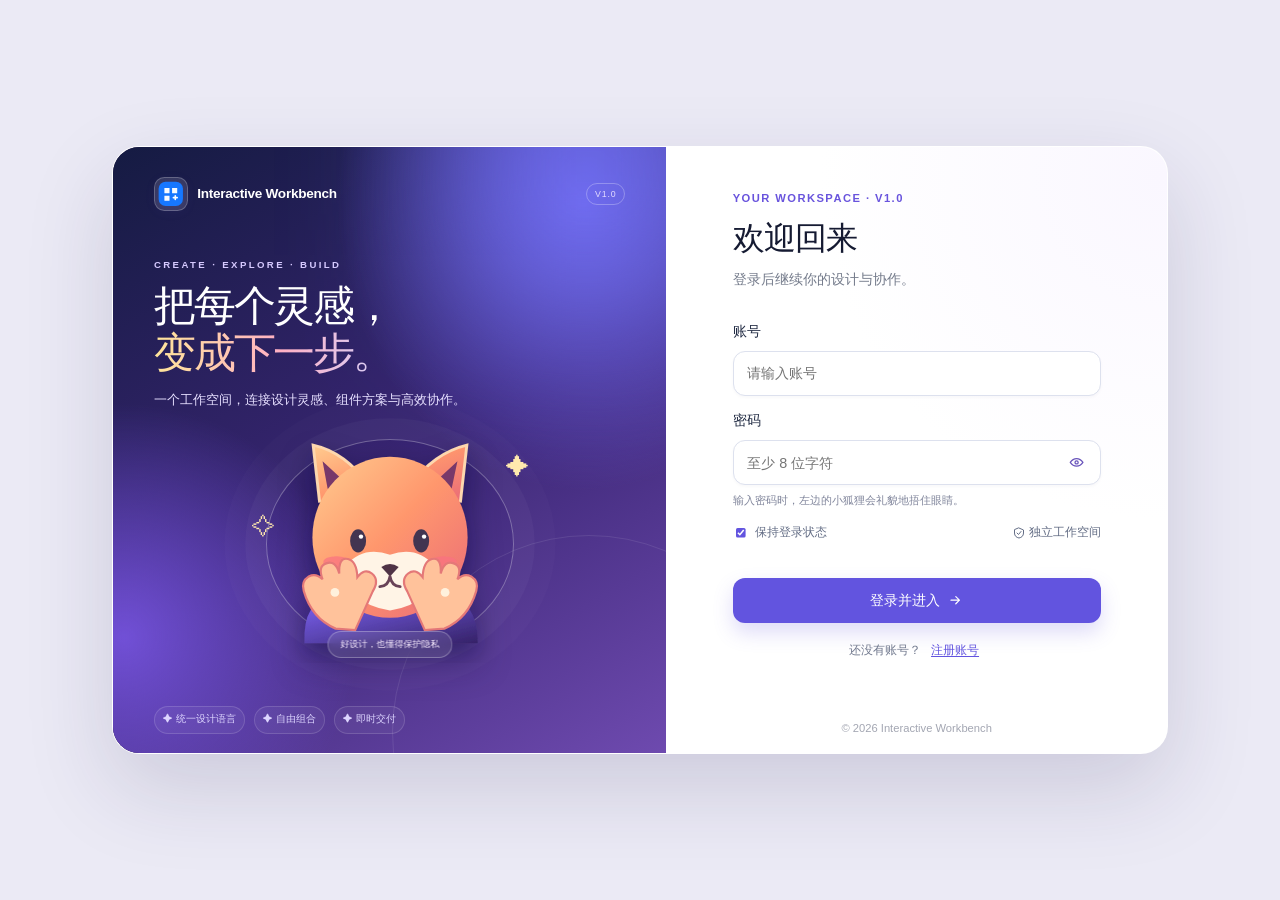
<file: Interactive_Workbench_V1.0.html>
<!doctype html>
<html lang="zh-CN">
<head>
<meta charset="UTF-8"/>
<meta name="viewport" content="width=device-width,initial-scale=1"/>
<meta name="color-scheme" content="light dark"/>
<title>交互式工作台·龙哥很忙</title>
<link rel="icon" type="image/svg+xml" href="favicon.svg">
<style>
:root{font-family:Inter,-apple-system,BlinkMacSystemFont,"Segoe UI","PingFang SC","Microsoft YaHei",sans-serif;font-synthesis:none;-webkit-font-smoothing:antialiased}
*{box-sizing:border-box}
html,body{margin:0;min-height:100%;}
body{background:#10131c;color:#eef2ff}
button,input,select,textarea{font:inherit}
button{cursor:pointer}
button:disabled{cursor:not-allowed;opacity:.47}
a{color:inherit}
svg{flex-shrink:0}
input[type="checkbox"],input[type="radio"]{accent-color:var(--accent,#6366f1)}
input[type="range"]{accent-color:#8f83fb}
button:focus-visible,input:focus-visible,select:focus-visible,textarea:focus-visible{outline:3px solid #9587ff80;outline-offset:2px}
#app{min-height:100vh}
.workspace{--accent:#1677ff;--accent-on:#fff;--app-bg:#f8f9fc;--card:#fff;--text:#192337;--muted:#798397;--stroke:#e6e9ef;--sidebar:#fff;--side-text:#596277;--side-active:#efeaff;--radius:12px;--fsize:14px;--space:1;--shadow:0 6px 26px #1b2d4610;--family:Inter,-apple-system,BlinkMacSystemFont,"Segoe UI","PingFang SC","Microsoft YaHei",sans-serif;position:relative;display:flex;color:var(--text);font-family:var(--family);font-size:var(--fsize);line-height:1.48;background:var(--app-bg);min-height:790px;width:100%;isolation:isolate;overflow:hidden;transition:background .2s,color .2s}
.workspace *{box-sizing:border-box}
.workspace button,.workspace input,.workspace select,.workspace textarea{font:inherit}
.workspace button{border-radius:calc(var(--radius)*.65)}
.ws-sidebar{width:212px;flex:0 0 212px;display:flex;flex-direction:column;background:var(--sidebar);border-right:1px solid var(--stroke);color:var(--side-text);min-height:790px;padding:19px 11px 13px;transition:background .2s}
.ws-brand{display:flex;align-items:center;gap:9px;padding:0 10px 22px;color:var(--text);font-size:calc(15px * var(--site-font-scale,1));letter-spacing:-.4px;font-weight:850}
.ws-brand-mark{width:31px;height:31px;background:var(--accent);color:var(--accent-on);display:grid;place-items:center;border-radius:10px;font-size:calc(15px * var(--site-font-scale,1));font-weight:950}
.ws-brand small{margin-left:auto;background:var(--app-bg);color:var(--muted);padding:3px 5px;border-radius:4px;letter-spacing:0;font-size:calc(9px * var(--site-font-scale,1))}
.ws-group-label{color:var(--muted);text-transform:uppercase;font-size:calc(9px * var(--site-font-scale,1));letter-spacing:1.6px;font-weight:850;margin:10px 11px 9px}
.ws-nav{display:grid;gap:2px}
.nav-btn{display:flex;align-items:center;gap:10px;background:transparent;border:0;color:var(--side-text);padding:10px 11px;width:100%;text-align:left;font-size:calc(11px * var(--site-font-scale,1))!important;font-weight:650;min-height:37px}
.nav-btn:hover{background:var(--side-active)}
.nav-btn.active{color:var(--accent);background:var(--side-active);font-weight:800}
.nav-btn .icon{width:17px;height:17px}
.nav-btn .num{margin-left:auto;color:var(--muted);font-size:calc(9px * var(--site-font-scale,1))}
.sidebar-bottom{margin-top:auto;padding:12px 8px 0;border-top:1px solid var(--stroke)}
.mini-avatar{width:30px;height:30px;border-radius:50%;display:grid;place-items:center;background:linear-gradient(140deg,#ffbb8c,#a483f4);color:#fff;font-weight:850;font-size:calc(10px * var(--site-font-scale,1))}
.profile-line{display:flex;align-items:center;gap:8px}
.profile-line strong{display:block;font-size:calc(11px * var(--site-font-scale,1));color:var(--text)}
.profile-line small{font-size:calc(9px * var(--site-font-scale,1));color:var(--muted)}
.ws-main{min-width:0;flex:1;display:flex;flex-direction:column}
.ws-topbar{height:59px;min-height:59px;background:var(--card);border-bottom:1px solid var(--stroke);display:flex;align-items:center;justify-content:space-between;padding:0 22px;gap:10px}
.crumbs{font-size:calc(11px * var(--site-font-scale,1));color:var(--muted)}
.crumbs b{color:var(--text)}
.top-controls{display:flex;gap:7px;align-items:center}
.ws-icon-btn{border:1px solid var(--stroke);background:var(--card);display:grid;place-items:center;width:32px;height:32px;color:var(--text);border-radius:8px}
.ws-icon-btn:hover{background:var(--side-active)}
.global-shortcut{background:var(--app-bg);border:1px solid var(--stroke);color:var(--muted);padding:7px 10px;border-radius:7px;font-size:calc(10px * var(--site-font-scale,1));white-space:nowrap}
.online-chip{color:#19996e;background:#e7f7ef;padding:5px 9px;border-radius:20px;font-size:calc(10px * var(--site-font-scale,1));font-weight:800}
.ws-content{padding:24px 24px 34px;flex:1;min-width:0}
.ws-page-header{display:flex;align-items:flex-start;justify-content:space-between;gap:15px;margin-bottom:19px;flex-wrap:wrap}
.page-kicker{color:var(--accent);font-size:calc(10px * var(--site-font-scale,1));font-weight:850;letter-spacing:1.25px;text-transform:uppercase;margin-bottom:7px}
.ws-page-header h1{font-size:calc(var(--fsize)*1.76);line-height:1.22;letter-spacing:-.7px;font-weight:850;margin:0}
.ws-page-header p{font-size:calc(var(--fsize)*.77);color:var(--muted);margin:7px 0 0;line-height:1.6;max-width:700px}
.toolbar-buttons{display:flex;align-items:center;gap:7px;flex-wrap:wrap}
.btn{border:1px solid var(--stroke);color:var(--text);background:var(--card);padding:9px 13px;display:inline-flex;align-items:center;justify-content:center;gap:7px;font-size:calc(var(--fsize)*.78)!important;font-weight:740;min-height:34px;white-space:nowrap;transition:transform .1s,filter .1s}
.btn:hover{filter:brightness(.97);transform:translateY(-1px)}
.btn:active{transform:translateY(0)}
.btn.primary{background:var(--accent);color:var(--accent-on);border-color:var(--accent)}
.btn.soft{color:var(--accent);background:var(--side-active);border-color:transparent}
.btn.danger{background:#e5484d;color:white;border-color:#e5484d}
.btn.ghost{border-color:transparent;background:transparent}
.btn.small{padding:5px 9px;min-height:28px}
.btn.lg{padding:13px 21px;font-size:var(--fsize)!important}
.btn.loading::before{content:"";width:12px;height:12px;border:2px solid currentColor;border-top-color:transparent;border-radius:50%;animation:spin .8s linear infinite}
.btn:disabled{opacity:.45}
.card{background:var(--card);border:1px solid var(--stroke);border-radius:var(--radius);box-shadow:var(--shadow);min-width:0}
.card-pad{padding:19px}
.card-heading{display:flex;align-items:flex-start;justify-content:space-between;gap:12px;margin-bottom:16px}
.card-heading h3{margin:0;font-size:calc(var(--fsize)*1.03);font-weight:830}
.card-heading p{margin:5px 0 0;font-size:calc(var(--fsize)*.74);color:var(--muted)}
.section-title{font-size:calc(var(--fsize)*1.1);font-weight:850;letter-spacing:-.25px;margin:25px 0 13px}
.grid-2{display:grid;grid-template-columns:repeat(2,minmax(0,1fr));gap:14px}
.grid-3{display:grid;grid-template-columns:repeat(3,minmax(0,1fr));gap:14px}
.grid-4{display:grid;grid-template-columns:repeat(4,minmax(0,1fr));gap:14px}
.split-64{display:grid;grid-template-columns:minmax(0,1.55fr) minmax(220px,1fr);gap:14px}
.split-73{display:grid;grid-template-columns:minmax(0,1.85fr) minmax(200px,1fr);gap:14px}
.gap-12{display:grid;gap:12px}
.gap-16{display:grid;gap:16px}
.row{display:flex;align-items:center;gap:10px}
.between{justify-content:space-between}
.muted{color:var(--muted)}
.tiny{font-size:calc(var(--fsize)*.75)}
.small-text{font-size:calc(var(--fsize)*.83)}
.bold{font-weight:800}
.top-gap{margin-top:14px}
.mb-0{margin-bottom:0!important}
.divider{border:0;border-top:1px solid var(--stroke);margin:16px 0}
.badge{display:inline-flex;align-items:center;border-radius:100px;padding:4px 9px;background:var(--side-active);color:var(--accent);font-weight:800;font-size:calc(var(--fsize)*.7)}
.badge.success{background:#e4f8ed;color:#14885d}
.badge.warning{background:#fff3dd;color:#a96a13}
.badge.error{background:#ffeaec;color:#c8354e}
.badge.neutral{background:var(--app-bg);color:var(--muted)}
.badge.dot::before{content:"";width:6px;height:6px;border-radius:50%;background:currentColor;margin-right:5px}
.metric-card{padding:18px;position:relative;overflow:hidden}
.metric-card .label{color:var(--muted);font-size:calc(var(--fsize)*.79);font-weight:660}
.metric-card .figure{font-size:calc(var(--fsize)*1.8);font-weight:870;letter-spacing:-1px;margin:10px 0 5px}
.metric-card .change{font-size:calc(var(--fsize)*.72);color:#1f9b71}
.metric-icon{position:absolute;top:15px;right:15px;width:31px;height:31px;display:grid;place-items:center;background:var(--side-active);color:var(--accent);border-radius:9px}
.hero-card{background:var(--accent);color:var(--accent-on);padding:23px 24px;border-radius:var(--radius);position:relative;overflow:hidden;display:flex;justify-content:space-between;align-items:center;min-height:123px}
.hero-card:after{content:"";width:220px;height:220px;border:33px solid #ffffff16;border-radius:50%;position:absolute;right:70px;top:-140px}
.hero-card h2{font-size:calc(var(--fsize)*1.35);margin:8px 0;line-height:1.25}
.hero-card p{font-size:calc(var(--fsize)*.8);opacity:.81;margin:0}
.hero-card .hero-pill{background:#ffffff27;color:#fff;border-radius:100px;padding:8px 11px;font-size:calc(10px * var(--site-font-scale,1));font-weight:800;position:relative;z-index:1}
.overview-chart{width:100%;height:auto;max-height:235px;display:block}
.chart-grid{stroke:var(--stroke);stroke-width:1}
.chart-label{fill:var(--muted);font-size:calc(10px * var(--site-font-scale,1))}
.chart-area{fill:var(--accent);opacity:.09}
.chart-line{fill:none;stroke:var(--accent);stroke-width:3;stroke-linecap:round;stroke-linejoin:round}
.chart-dot{fill:var(--card);stroke:var(--accent);stroke-width:3}
.chart-bar{fill:var(--accent);opacity:.83}
.activity-item{display:flex;gap:10px;padding:10px 0;border-bottom:1px solid var(--stroke)}
.activity-item:last-child{border-bottom:0}
.activity-square{height:33px;width:33px;background:var(--side-active);color:var(--accent);border-radius:10px;display:grid;place-items:center;flex:none}
.activity-item strong{font-size:calc(var(--fsize)*.82)}
.activity-item p{margin:4px 0 0;color:var(--muted);font-size:calc(var(--fsize)*.72)}
.activity-item time{margin-left:auto;white-space:nowrap;color:var(--muted);font-size:calc(var(--fsize)*.7)}
.table-wrap{overflow:auto;width:100%}
.data-table{width:100%;border-collapse:collapse;font-size:calc(var(--fsize)*.76);white-space:nowrap}
.data-table th{padding:12px 15px;text-align:left;background:var(--app-bg);color:var(--muted);font-weight:790;border-bottom:1px solid var(--stroke)}
.data-table td{padding:13px 15px;border-bottom:1px solid var(--stroke)}
.data-table tr:last-child td{border-bottom:0}
.data-table tbody tr:hover{background:var(--side-active)}
.data-table th.sortable{cursor:pointer}
.data-table th.sortable:hover{color:var(--accent)}
.table-tools{display:flex;gap:8px;align-items:center;flex-wrap:wrap}
.control-input,.control-select,.control-textarea{background:var(--card);border:1px solid var(--stroke);border-radius:calc(var(--radius)*.6);color:var(--text);padding:9px 12px;outline:none;min-height:36px;max-width:100%;font-size:calc(var(--fsize)*.82)!important}
.control-input:focus,.control-select:focus,.control-textarea:focus{border-color:var(--accent);box-shadow:0 0 0 3px var(--side-active)}
.control-textarea{min-height:90px;width:100%;resize:vertical}
.control-input::placeholder,.control-textarea::placeholder{color:var(--muted)}
.field{display:grid;gap:7px}
.field label{font-weight:750;font-size:calc(var(--fsize)*.79)}
.field small{color:var(--muted);font-size:calc(var(--fsize)*.7)}
.field .control-input,.field .control-select{width:100%}
.field-error{color:#e5484d!important}
.checkline{display:flex;align-items:center;gap:8px;font-size:calc(var(--fsize)*.8);cursor:pointer}
.toggle{appearance:none;width:37px;height:21px;border-radius:100px;background:#c8d0dd;position:relative;cursor:pointer;transition:.2s;flex-shrink:0}
.toggle:before{content:"";height:15px;width:15px;position:absolute;top:3px;left:3px;border-radius:50%;background:white;box-shadow:0 1px 3px #0002;transition:.2s}
.toggle:checked{background:var(--accent)}
.toggle:checked:before{transform:translateX(16px)}
.progress-track{height:7px;border-radius:20px;background:var(--app-bg);overflow:hidden}
.progress-fill{height:100%;background:var(--accent);border-radius:20px;transition:width .3s}
.segmented{display:inline-flex;gap:2px;background:var(--app-bg);border:1px solid var(--stroke);border-radius:calc(var(--radius)*.7);padding:3px}
.segmented button{border:0;background:transparent;color:var(--muted);padding:6px 10px;font-size:calc(var(--fsize)*.72)!important;font-weight:740}
.segmented button.selected{color:var(--accent);background:var(--card);box-shadow:0 2px 9px #0000000b}
.component-demo{padding:17px;display:grid;gap:12px;min-height:158px}
.component-demo h4{margin:0;font-size:calc(var(--fsize)*.9)}
.demo-hint{font-size:calc(var(--fsize)*.7);color:var(--muted)}
.demo-actions{display:flex;gap:7px;align-items:center;flex-wrap:wrap}
.alert{display:flex;align-items:flex-start;gap:10px;border:1px solid var(--stroke);border-radius:calc(var(--radius)*.7);background:var(--side-active);color:var(--text);padding:12px;font-size:calc(var(--fsize)*.79)}
.alert.success{background:#e6f8ee;color:#126e4e;border-color:#bee9d1}
.alert.warning{background:#fff7e6;color:#9a6115;border-color:#f8dfad}
.alert.error{background:#fff0f1;color:#a82a38;border-color:#f8c4c9}
.stepper{display:flex;align-items:center;gap:4px}
.step-circle{width:25px;height:25px;border-radius:50%;background:var(--app-bg);border:1px solid var(--stroke);display:grid;place-items:center;font-size:calc(10px * var(--site-font-scale,1));font-weight:850;color:var(--muted)}
.step-circle.done{background:var(--accent);color:var(--accent-on);border-color:var(--accent)}
.step-line{height:2px;background:var(--stroke);flex:1}
.step-line.done{background:var(--accent)}
.accordion{border:1px solid var(--stroke);border-radius:calc(var(--radius)*.7);overflow:hidden}
.accordion-item{border-bottom:1px solid var(--stroke)}
.accordion-item:last-child{border-bottom:0}
.accordion-item>button{display:flex;width:100%;justify-content:space-between;align-items:center;border:0;background:transparent;color:var(--text);padding:13px;font-size:calc(var(--fsize)*.82);font-weight:730}
.accordion-item .accordion-body{padding:0 13px 13px;color:var(--muted);font-size:calc(var(--fsize)*.75)}
.skeleton{background:linear-gradient(110deg,var(--app-bg) 12%,var(--stroke) 33%,var(--app-bg) 55%);background-size:200% 100%;animation:shimmer 1.3s linear infinite;border-radius:5px;height:13px}
.dropzone{padding:22px;border:1.5px dashed var(--stroke);border-radius:var(--radius);background:var(--app-bg);text-align:center;color:var(--muted);font-size:calc(var(--fsize)*.78);cursor:pointer}
.dropzone:hover{border-color:var(--accent);color:var(--accent)}
.form-summary{padding:17px;background:var(--app-bg);border-radius:calc(var(--radius)*.7);border:1px solid var(--stroke)}
.form-summary dl{display:grid;grid-template-columns:85px 1fr;gap:11px;font-size:calc(var(--fsize)*.78);margin:0}
.form-summary dt{color:var(--muted)}
.form-summary dd{margin:0;font-weight:720;word-break:break-word}
.kanban-board{display:grid;grid-template-columns:repeat(4,minmax(170px,1fr));gap:12px;overflow:auto}
.kanban-lane{border:1px solid var(--stroke);border-radius:var(--radius);background:var(--app-bg);padding:12px;min-height:390px;display:flex;flex-direction:column;gap:9px}
.kanban-lane.dragover{outline:2px dashed var(--accent)}
.lane-head{display:flex;align-items:center;justify-content:space-between;gap:8px;padding:2px 1px 8px;font-size:calc(var(--fsize)*.86);font-weight:830}
.task-card{background:var(--card);border:1px solid var(--stroke);border-radius:calc(var(--radius)*.8);padding:12px;cursor:grab;box-shadow:var(--shadow)}
.task-card:hover{border-color:var(--accent)}
.task-card h4{margin:10px 0 8px;font-size:calc(var(--fsize)*.8);font-weight:820}
.task-card p{color:var(--muted);font-size:calc(var(--fsize)*.71);margin:0 0 12px;line-height:1.6}
.task-foot{display:flex;align-items:center;justify-content:space-between;gap:5px}
.task-foot .mini-avatar{width:25px;height:25px;font-size:calc(9px * var(--site-font-scale,1))}
.mini-date{font-size:calc(var(--fsize)*.68);color:var(--muted)}
.task-arrows{display:flex;gap:3px}
.task-arrows button{border:1px solid var(--stroke);color:var(--muted);background:var(--card);width:22px;height:22px;border-radius:5px}
.calendar-head{display:flex;align-items:center;justify-content:space-between;gap:6px;margin-bottom:17px}
.calendar-grid{display:grid;grid-template-columns:repeat(7,minmax(0,1fr));border-top:1px solid var(--stroke);border-left:1px solid var(--stroke);border-radius:9px;overflow:hidden}
.calendar-week{background:var(--app-bg);border-right:1px solid var(--stroke);border-bottom:1px solid var(--stroke);padding:9px 0;text-align:center;font-size:calc(var(--fsize)*.7);font-weight:800;color:var(--muted)}
.calendar-day{height:88px;border:0;border-right:1px solid var(--stroke);border-bottom:1px solid var(--stroke);background:var(--card);color:var(--text);display:flex;flex-direction:column;align-items:flex-start;gap:5px;padding:9px;min-width:0;text-align:left}
.calendar-day:hover{background:var(--side-active)}
.calendar-day.other{opacity:.36}
.calendar-day.selected{box-shadow:inset 0 0 0 2px var(--accent);z-index:1}
.calendar-day.today .day-number{background:var(--accent);color:var(--accent-on)}
.day-number{min-width:23px;height:23px;padding:3px 6px;display:grid;place-items:center;border-radius:50%;font-size:calc(var(--fsize)*.76);font-weight:750}
.event-line{display:block;background:var(--side-active);color:var(--accent);padding:3px 5px;width:100%;font-size:calc(var(--fsize)*.62);border-radius:4px;white-space:nowrap;overflow:hidden;text-overflow:ellipsis}
.event-row{display:flex;gap:10px;padding:10px 0;border-bottom:1px solid var(--stroke);font-size:calc(var(--fsize)*.77)}
.event-row time{font-weight:800;color:var(--accent);white-space:nowrap}
.analytics-heatmap{display:grid;grid-template-columns:repeat(16,1fr);gap:4px}
.heat-cell{aspect-ratio:1;border-radius:3px;background:var(--accent);opacity:var(--opacity)}
.donut{width:170px;height:170px;border-radius:50%;background:conic-gradient(var(--accent) 0 47%,#64c6b2 47% 72%,#f2b86e 72% 87%,#c0c7d7 87%);position:relative;display:grid;place-items:center;margin:auto}
.donut:after{content:"";width:115px;height:115px;background:var(--card);border-radius:50%;position:absolute}
.donut-center{position:relative;z-index:1;display:grid;text-align:center}
.donut-center strong{font-size:calc(var(--fsize)*1.4)}
.donut-center small{font-size:calc(var(--fsize)*.75);color:var(--muted)}
.legend-row{display:flex;align-items:center;justify-content:space-between;gap:10px;padding:8px 0;font-size:calc(var(--fsize)*.78)}
.legend-dot{width:9px;height:9px;border-radius:3px;display:inline-block;margin-right:6px}
.agent-card{padding:17px;display:grid;gap:12px}
.agent-card .agent-meta{display:flex;gap:8px;align-items:center}
.agent-illustration{width:39px;height:39px;border-radius:12px;display:grid;place-items:center;background:var(--side-active);color:var(--accent)}
.agent-card h3{margin:0;font-size:calc(var(--fsize)*.88)}
.agent-card p{margin:0;color:var(--muted);font-size:calc(var(--fsize)*.74);min-height:37px}
.workflow{display:flex;align-items:center;gap:4px;min-width:0}
.workflow-node{flex:1;text-align:center;padding:6px 3px;background:var(--app-bg);border:1px solid var(--stroke);border-radius:5px;font-size:calc(var(--fsize)*.65);white-space:nowrap}
.workflow-connector{height:1px;width:8px;background:var(--muted);flex-shrink:0}
.agent-card .agent-footer{display:flex;gap:8px;justify-content:space-between;align-items:center;border-top:1px solid var(--stroke);padding-top:12px}
.media-gallery{display:grid;grid-template-columns:repeat(3,minmax(0,1fr));gap:12px}
.media-item{border-radius:var(--radius);overflow:hidden;border:1px solid var(--stroke);background:var(--card);cursor:pointer}
.media-item:hover{box-shadow:0 0 0 2px var(--accent)}
.media-item img{width:100%;aspect-ratio:1.5;object-fit:cover;display:block;background:var(--app-bg)}
.media-caption{padding:11px}
.media-caption strong{font-size:calc(var(--fsize)*.8);display:block}
.media-caption small{font-size:calc(var(--fsize)*.7);color:var(--muted)}
.icon-catalog{display:grid;grid-template-columns:repeat(8,minmax(0,1fr));gap:8px}
.icon-tile{border:1px solid var(--stroke);border-radius:calc(var(--radius)*.7);min-height:76px;background:var(--card);color:var(--text);display:flex;flex-direction:column;align-items:center;justify-content:center;gap:9px;font-size:calc(var(--fsize)*.65)!important;overflow:hidden}
.icon-tile:hover{border-color:var(--accent);color:var(--accent);background:var(--side-active)}
.icon-tile .icon{width:22px;height:22px}
.avatar-stack{display:flex;align-items:center}
.avatar-stack .mini-avatar{margin-right:-8px;border:3px solid var(--card)}
.type-sample{padding:17px 19px;border-bottom:1px solid var(--stroke);display:flex;justify-content:space-between;align-items:center;gap:14px}
.type-sample:last-child{border:0}
.type-sample .type-name{font-size:calc(10px * var(--site-font-scale,1));color:var(--muted);width:80px}
.type-sample .type-size{font-size:calc(10px * var(--site-font-scale,1));color:var(--muted);white-space:nowrap}
.color-chip{height:65px;border-radius:calc(var(--radius)*.6);padding:8px;font-size:calc(10px * var(--site-font-scale,1));font-weight:800;color:#fff;display:flex;align-items:flex-end}
.palette-grid{display:grid;grid-template-columns:repeat(5,1fr);gap:8px}
.illustration-frame{background:var(--app-bg);border-radius:var(--radius);padding:14px;min-height:150px;display:grid;place-items:center}
.illustration-frame img{width:100%;max-height:180px;object-fit:contain}
.feedback-hero{padding:23px;background:var(--side-active);border-radius:var(--radius)}
.empty-state{text-align:center;padding:24px;color:var(--muted);font-size:calc(var(--fsize)*.79)}
.empty-state .icon{width:34px;height:34px;color:var(--accent);margin-bottom:7px}
.page-footer{display:flex;justify-content:space-between;flex-wrap:wrap;gap:12px;margin-top:26px;color:var(--muted);font-size:calc(var(--fsize)*.69)}
.pagination{display:flex;gap:5px;align-items:center}
.pagination button{width:30px;height:30px;border:1px solid var(--stroke);color:var(--text);background:var(--card)}
.pagination button.active{background:var(--accent);color:var(--accent-on);border-color:var(--accent)}
.swatch-list{display:flex;gap:8px;flex-wrap:wrap}
.swatch{width:24px;height:24px;border-radius:50%;background:var(--c);border:3px solid #1a202d;box-shadow:0 0 0 1px #414c66;cursor:pointer}
.swatch.active{box-shadow:0 0 0 2px #dfddff}
.export-preview{background:#111722;border:1px solid #3b455c;color:#b5c8e6;font-family:ui-monospace,SFMono-Regular,Consolas,monospace;font-size:calc(10px * var(--site-font-scale,1));line-height:1.7;padding:12px;border-radius:8px;white-space:pre-wrap;word-break:break-word;max-height:270px;overflow:auto}
.ws-modal-overlay{position:fixed;inset:0;background:#050914ab;display:flex;align-items:center;justify-content:center;z-index:120;padding:18px;backdrop-filter:blur(3px)}
.ws-dialog{background:var(--card,#fff);color:var(--text,#111827);border-radius:calc(var(--radius,12px)*1.1);padding:22px;box-shadow:0 24px 80px #0005;border:1px solid var(--stroke,#e5e7eb);width:min(510px,100%);max-height:86vh;overflow:auto;font-family:var(--family,Arial,sans-serif);font-size:var(--fsize,14px)}
.dialog-header{display:flex;align-items:flex-start;justify-content:space-between;gap:10px;margin-bottom:17px}
.dialog-header h3{margin:0;font-size:calc(18px * var(--site-font-scale,1))}
.dialog-header p{color:var(--muted);font-size:calc(12px * var(--site-font-scale,1));margin:6px 0 0}
.dialog-footer{display:flex;justify-content:flex-end;gap:8px;margin-top:20px}
.modal-fields{display:grid;gap:14px}
.modal-image{width:100%;border-radius:9px;display:block;max-height:290px;object-fit:cover}
.modal-big{width:min(680px,100%)}
.toast-stack{position:fixed;right:24px;bottom:22px;z-index:150;display:grid;gap:8px;width:min(360px,calc(100vw - 30px));pointer-events:none}
.toast{background:#1f2937;border:1px solid #435066;color:white;box-shadow:0 14px 35px #0004;padding:12px 14px;border-radius:11px;display:flex;gap:11px;align-items:flex-start;animation:slidein .2s ease-out;pointer-events:auto;font-size:calc(12px * var(--site-font-scale,1))}
.toast.success{border-left:3px solid #29c78c}
.toast.error{border-left:3px solid #ff6d75}
.toast.warning{border-left:3px solid #ffcc71}
.toast .toast-close{border:0;background:transparent;color:#b8c4da;margin-left:auto}
.mobile-sidebar-toggle{display:none}
.workspace.style-ant{--style-tile-radius:7px}
.workspace.style-shadcn .card{box-shadow:none}
.workspace.style-shadcn .btn{font-weight:670}
.workspace.style-material .btn{border-radius:28px}
.workspace.style-material .card{border-radius:max(var(--radius),16px)}
.workspace.style-element .btn{border-radius:4px}
.workspace.style-tabler .card{box-shadow:0 2px 5px #00000006}
.workspace.style-bootstrap .ws-sidebar{background:var(--sidebar)}
.workspace.style-adminlte .ws-sidebar{background:var(--sidebar)}
.workspace.style-daisy .btn{border-radius:10px;box-shadow:0 2px 0 #00000010}
.workspace.shadow-none{--shadow:none!important}
.workspace.shadow-strong{--shadow:0 10px 33px #141b3a24!important}
.workspace.dense .ws-content{padding:17px}
.workspace.dense .card-pad{padding:13px}
.workspace.dense .metric-card{padding:12px}
.workspace.dense .data-table td{padding:8px 12px}
.workspace.dense .nav-btn{padding:7px 10px;min-height:31px}
.workspace.dense .component-demo{padding:12px;min-height:130px}
@keyframes spin{to{transform:rotate(360deg)}}
@keyframes shimmer{to{background-position-x:-200%}}
@keyframes slidein{from{transform:translateY(12px);opacity:0}to{transform:translateY(0);opacity:1}}
.icon{display:inline-block;vertical-align:middle;overflow:visible}
.icon.solid{background:var(--accent,#1677ff);color:var(--accent-on,#fff);border-radius:5px;padding:3px;stroke-width:2.2}
.icon.soft{background:var(--side-active,#eeeaff);color:var(--accent,#1677ff);border-radius:5px;padding:3px;stroke-width:2}
.workspace .icon.solid{padding:3px}
@media (prefers-reduced-motion:reduce){*,*::before,*::after{animation-duration:.01ms!important;transition-duration:.01ms!important;scroll-behavior:auto!important}}
:root{--site-font-scale:1;--global-font-family:Inter,Arial,sans-serif;--global-radius:12px;--density-factor:1}
html,body,#app,#modal-root,#toast-root{font-family:var(--global-font-family)!important}
html[data-ui-mode="light"]{--lab-bg:#eef2f9;--lab-shell:#ffffff;--lab-shelf:#f7f9fc;--lab-panel:#ffffff;--lab-panel-2:#f1f5fb;--lab-panel-3:#e8effb;--lab-fg:#19243a;--lab-muted:#66748d;--lab-border:#d9e1ed;--lab-accent:#6852d2}
html[data-ui-mode="dark"]{--lab-bg:#10131c;--lab-shell:#11151f;--lab-shelf:#151b28;--lab-panel:#1a202d;--lab-panel-2:#252d3e;--lab-panel-3:#313951;--lab-fg:#f0f3fc;--lab-muted:#94a3bc;--lab-border:#344057;--lab-accent:#9789ff}
body{background:var(--lab-bg);color:var(--lab-fg);transition:background .2s,color .2s}
.workspace{line-height:1.53}
.ws-sidebar{width:var(--ws-sidebar-width,212px);flex-basis:var(--ws-sidebar-width,212px);min-height:790px;padding:calc(19px * var(--density-factor)) calc(11px * var(--density-factor))}
.ws-content{padding:calc(24px * var(--density-factor))!important}
.ws-topbar{height:auto;min-height:calc(59px * var(--density-factor));padding:calc(9px * var(--density-factor)) calc(22px * var(--density-factor))}
.ws-nav{gap:calc(2px * var(--density-factor))}
.nav-btn{padding:calc(10px * var(--density-factor)) calc(11px * var(--density-factor));min-height:calc(37px * var(--density-factor))}
.card-pad{padding:calc(19px * var(--density-factor))!important}
.metric-card{padding:calc(18px * var(--density-factor))!important}
.grid-2,.grid-3,.grid-4,.split-64,.split-73{gap:calc(14px * var(--density-factor))}
.gap-12{gap:calc(12px * var(--density-factor))}
.gap-16{gap:calc(16px * var(--density-factor))}
.ws-page-header{margin-bottom:calc(19px * var(--density-factor))}
.data-table td,.data-table th{padding:calc(13px * var(--density-factor)) calc(14px * var(--density-factor))}
.component-demo{padding:calc(18px * var(--density-factor));min-height:calc(184px * var(--density-factor))}
.density-choices{display:grid;grid-template-columns:repeat(4,minmax(0,1fr));gap:5px}
.density-choices button{border:1px solid var(--lab-border);border-radius:calc(var(--global-radius)*.47 + 4px);background:var(--lab-panel-2);color:var(--lab-muted);display:grid;place-items:center;gap:3px;padding:8px 3px;min-height:53px;font-size:calc(10px * var(--site-font-scale))}
.density-choices button b{font-size:calc(15px * var(--site-font-scale));color:var(--lab-fg)}
.density-choices button.active{background:var(--lab-accent);border-color:var(--lab-accent);color:#fff;box-shadow:0 7px 18px #775de63b}
.density-choices button.active b{color:#fff}
.density-track{display:flex;gap:4px}
.density-track span{height:4px;flex:1;border-radius:10px;background:var(--lab-border)}
.density-track span.active{background:var(--lab-accent);height:6px}
.visual-icon-holder{display:grid;place-items:center;min-width:0;flex:1}
.icon{transition:transform .35s cubic-bezier(.2,1.5,.4,1),filter .35s;isolation:isolate}
.icon-bg,.icon-orbit,.icon-shine{stroke:none;pointer-events:none}
.icon-glyph{transform-origin:center;transition:transform .4s;stroke-width:2}
.fx-outline .icon-glyph{stroke-width:1.75}
.fx-pixel{shape-rendering:crispEdges;filter:drop-shadow(2px 3px 0 #19202c55)}
.fx-pixel .icon-bg{fill:#fed86d;stroke:#1c2334;stroke-width:2.4}
.fx-pixel .icon-glyph{stroke:#26223e;stroke-width:2.65;stroke-linecap:square;stroke-linejoin:miter}
.icon-tile{min-height:100px;gap:11px;transition:transform .22s,box-shadow .22s}
.icon-catalog{grid-template-columns:repeat(6,minmax(0,1fr))}
.icon-tile .icon{width:42px;height:42px}
.icon-tile:hover{transform:translateY(-5px);box-shadow:0 11px 22px #0000001b}
.icon-tile:hover .fx-pixel{transform:translateY(-4px) rotate(-6deg)}
.media-gallery{gap:calc(14px * var(--density-factor))}
.media-item img{transition:transform .38s cubic-bezier(.2,.7,.3,1),filter .38s}
.media-item:hover img{transform:scale(1.065);filter:saturate(1.24)}
.media-caption{padding:calc(12px * var(--density-factor))}
@keyframes holo-dance{from{filter:hue-rotate(0deg) drop-shadow(0 2px 4px #5f7efa8a);transform:rotate(-7deg)}to{filter:hue-rotate(75deg) drop-shadow(0 6px 7px #fb67bf);transform:rotate(8deg) translateY(-5px)}}
@keyframes neon-pulse{from{filter:drop-shadow(0 0 2px #50e8ff)}to{filter:drop-shadow(0 0 12px #f753e9)}}
@media (max-width:700px){.icon-catalog{grid-template-columns:repeat(3,minmax(0,1fr))}}
.workspace .btn,.workspace .control-input,.workspace .control-select,.workspace .control-textarea,.workspace .card,.workspace .ws-dialog,.workspace .nav-btn,.workspace .ws-icon-btn{transition:all .18s ease}
.workspace.style-ant .card{border:1px solid #e7ebf3;box-shadow:0 8px 28px rgba(22,119,255,.06)}
.workspace.style-ant .btn.primary{border-radius:8px;font-weight:700;box-shadow:none}
.workspace.style-ant .control-input,.workspace.style-ant .control-select,.workspace.style-ant .control-textarea{border-radius:8px;border:1px solid #dbe3ef;background:#fff}
.workspace.style-ant .nav-btn.active{box-shadow:inset 3px 0 0 var(--accent)}
.workspace.style-shadcn .card,.workspace.style-shadcn .ws-dialog{border:1px solid var(--stroke);box-shadow:none;background:var(--card)}
.workspace.style-shadcn .btn{border:1px solid var(--stroke);background:var(--card);color:var(--text)}
.workspace.style-shadcn .btn.primary{background:var(--text);color:var(--card);border-color:var(--text)}
.workspace.style-shadcn .nav-btn,.workspace.style-shadcn .ws-icon-btn,.workspace.style-shadcn .control-input,.workspace.style-shadcn .control-select,.workspace.style-shadcn .control-textarea{border-radius:10px}
.workspace.style-material{background:linear-gradient(180deg,color-mix(in srgb,var(--accent),white 90%),var(--app-bg))}
.workspace.style-material .ws-sidebar{margin:14px;border-radius:28px;height:calc(100% - 28px);box-shadow:0 14px 44px rgba(103,80,164,.16)}
.workspace.style-material .ws-main{padding:14px 14px 14px 0}
.workspace.style-material .card,.workspace.style-material .ws-dialog{border-radius:24px;box-shadow:0 12px 34px rgba(103,80,164,.14)}
.workspace.style-material .btn{border-radius:999px;border:none;box-shadow:0 2px 7px rgba(103,80,164,.14)}
.workspace.style-material .btn.primary{background:var(--accent);color:#fff}
.workspace.style-material .control-input,.workspace.style-material .control-select,.workspace.style-material .control-textarea{border-radius:18px;border:1px solid transparent;background:color-mix(in srgb,var(--accent),white 93%)}
.workspace.style-material .ws-substrip{display:flex;gap:8px;padding:0 0 14px 0}
.workspace.style-material .sub-pill{padding:8px 12px;border-radius:999px;background:rgba(103,80,164,.08);color:var(--text);font-weight:700}
.workspace.style-material .sub-pill.active{background:var(--accent);color:#fff}
.workspace.style-element .card{border:1px solid #ebeef5;box-shadow:0 6px 20px rgba(64,158,255,.08)}
.workspace.style-element .btn{border-radius:6px;font-weight:600}
.workspace.style-element .btn.primary{box-shadow:0 6px 16px rgba(64,158,255,.18)}
.workspace.style-element .control-input,.workspace.style-element .control-select,.workspace.style-element .control-textarea{border-radius:6px;border:1px solid #dcdfe6}
.workspace.style-tabler .ws-main.layout-top{display:block;width:100%}
.workspace.style-tabler .ws-topnav-wrap{padding:0 18px 8px;background:var(--card);border-bottom:1px solid var(--stroke)}
.workspace.style-tabler .ws-nav-horizontal{display:flex;gap:8px;overflow:auto;padding:10px 0}
.workspace.style-tabler .ws-nav-horizontal .nav-btn{flex:0 0 auto;padding:9px 14px;border:1px solid var(--stroke);border-radius:999px;background:#fff}
.workspace.style-tabler .ws-nav-horizontal .nav-btn.active{background:var(--accent);color:#fff;border-color:var(--accent)}
.workspace.style-tabler .card{border:1px solid var(--stroke);box-shadow:0 4px 12px rgba(32,107,196,.08)}
.workspace.style-bootstrap .ws-main.layout-top{display:block;width:100%}
.workspace.style-bootstrap .ws-topbar{background:var(--card);color:var(--text)}
.workspace.style-bootstrap .ws-topnav-wrap{padding:0 18px;background:var(--card);border-bottom:1px solid var(--stroke)}
.workspace.style-bootstrap .ws-nav-horizontal{display:flex;gap:6px;overflow:auto;padding:12px 0}
.workspace.style-bootstrap .ws-nav-horizontal .nav-btn{flex:0 0 auto;border:1px solid var(--stroke);background:var(--card);color:var(--text);border-radius:.5rem;padding:9px 12px}
.workspace.style-bootstrap .ws-nav-horizontal .nav-btn.active{background:var(--accent);color:var(--accent-on);border-color:var(--accent)}
.workspace.style-bootstrap .btn{border-radius:.5rem;font-weight:600;border:1px solid rgba(33,37,41,.12)}
.workspace.style-bootstrap .btn.primary{background:#0d6efd;color:#fff}
.workspace.style-bootstrap .card{border:1px solid #dee2e6;box-shadow:0 8px 20px rgba(0,0,0,.05)}
.workspace.style-adminlte .ws-sidebar{background:var(--sidebar);color:var(--side-text)}
.workspace.style-adminlte .ws-brand{color:var(--text)}
.workspace.style-adminlte .ws-group-label{color:var(--muted)}
.workspace.style-adminlte .nav-btn{border-radius:4px}
.workspace.style-adminlte .nav-btn.active{background:var(--side-active);color:var(--accent);box-shadow:inset 3px 0 0 var(--accent)}
.workspace.style-adminlte .card{border-radius:4px;border-top:3px solid var(--accent);box-shadow:0 3px 10px rgba(0,0,0,.08)}
.workspace.style-adminlte .btn{border-radius:4px}
.workspace.style-adminlte .control-input,.workspace.style-adminlte .control-select,.workspace.style-adminlte .control-textarea{border-radius:4px}
.workspace.style-daisy{background:linear-gradient(180deg,#faf7ff,var(--app-bg))}
.workspace.style-daisy .ws-sidebar{margin:14px;border-radius:26px;height:calc(100% - 28px);box-shadow:0 16px 44px rgba(121,85,232,.16)}
.workspace.style-daisy .ws-main{padding:14px 14px 14px 0}
.workspace.style-daisy .card{border:none;border-radius:24px;box-shadow:0 14px 34px rgba(121,85,232,.13)}
.workspace.style-daisy .hero-card,.workspace.style-daisy .metric-card:nth-child(2),.workspace.style-daisy .metric-card:nth-child(3){background:linear-gradient(135deg,color-mix(in srgb,var(--accent),white 24%),#fff)}
.workspace.style-daisy .btn{border-radius:999px;border:none;box-shadow:0 8px 18px rgba(121,85,232,.15)}
.workspace.style-daisy .btn.primary{background:var(--accent);color:#fff}
.workspace.style-daisy .ws-substrip.playful{display:flex;gap:8px;padding:0 0 14px 0}
.workspace.style-daisy .ws-substrip.playful .sub-pill{padding:8px 13px;border-radius:999px;background:#fff;border:1px solid rgba(121,85,232,.12);font-weight:800}
.workspace.style-daisy .ws-substrip.playful .sub-pill.active{background:var(--accent);color:#fff}
.variant-grid{display:grid;grid-template-columns:repeat(auto-fit,minmax(170px,1fr));gap:12px}
.variant-card{border:1px dashed var(--stroke);border-radius:calc(var(--radius) + 2px);padding:10px;background:color-mix(in srgb,var(--card),var(--accent) 2%)}
.variant-head{display:flex;align-items:center;justify-content:space-between;gap:6px;margin-bottom:10px}
.mini-sidebar{display:grid;gap:6px}
.mini-sidebar span,.mini-topnav span{display:flex;align-items:center;gap:6px;padding:8px 10px;border-radius:10px;background:rgba(127,127,127,.08);font-size:calc(11px * var(--site-font-scale,1))}
.mini-sidebar span.active,.mini-topnav span.active{background:var(--accent);color:var(--accent-on)}
.mini-topnav{display:flex;gap:6px;flex-wrap:wrap}
.mini-dualnav .bar,.mini-dualnav .sub{padding:8px 10px;border-radius:10px;background:rgba(127,127,127,.08);font-size:calc(11px * var(--site-font-scale,1));margin-bottom:6px}
.metric-tile .label{font-size:calc(10px * var(--site-font-scale,1));color:var(--muted);font-weight:700}
.metric-tile .value{font-size:calc(24px * var(--site-font-scale,1));font-weight:850;margin-top:4px}
.metric-tile .change{margin-top:6px;color:#23a47b;font-size:calc(11px * var(--site-font-scale,1));font-weight:700}
.content-tile p{margin:6px 0 0;color:var(--muted);font-size:calc(11px * var(--site-font-scale,1));line-height:1.5}
.media-tile img{width:100%;aspect-ratio:1.55;border-radius:12px;display:block;object-fit:cover}
.media-tile span{display:block;margin-top:8px;font-size:calc(11px * var(--site-font-scale,1));color:var(--muted)}
.mini-table{width:100%;border-collapse:collapse;font-size:calc(10px * var(--site-font-scale,1))}
.mini-table th,.mini-table td{padding:7px 8px;border-bottom:1px solid var(--stroke);text-align:left}
.mini-table.compact th,.mini-table.compact td{padding:5px 6px}
.kpi-table{display:grid;gap:8px}
.kpi-table>div{display:flex;justify-content:space-between;padding:8px 10px;border-radius:10px;background:rgba(127,127,127,.08)}
.compare-board{display:grid;grid-template-columns:repeat(2,minmax(0,1fr));gap:12px}
.compare-slot{border:1px solid var(--stroke);border-radius:calc(var(--radius) + 4px);padding:12px;background:var(--card)}
.compare-slot-head{display:flex;justify-content:space-between;align-items:center;margin-bottom:10px}
.compare-slot-head span{font-size:calc(11px * var(--site-font-scale,1));color:var(--muted);font-weight:700}
.compare-pill{display:flex;align-items:center;justify-content:space-between;gap:10px;padding:8px 10px;background:rgba(127,127,127,.08);border-radius:12px;font-size:calc(11px * var(--site-font-scale,1));margin-bottom:7px}
.ghost-chip{display:inline-flex;align-items:center;justify-content:center;width:22px;height:22px;border:none;background:transparent;border-radius:999px;cursor:pointer}
.compare-empty{padding:12px;border:1px dashed var(--stroke);border-radius:10px;color:var(--muted);font-size:calc(11px * var(--site-font-scale,1))}
@media (max-width: 860px){.compare-board{grid-template-columns:1fr}
.variant-grid{grid-template-columns:1fr}}
.workspace.style-bootstrap .ws-topbar .crumbs{color:var(--muted)}
.workspace.style-bootstrap .ws-topbar .crumbs b{color:var(--text)}
.workspace.style-bootstrap .ws-topbar .global-shortcut{color:var(--muted)}
@keyframes boot-float{to{transform:translateY(-5px) rotate(4deg)}}
@keyframes boot-sweep{from{transform:translateX(-10%)}to{transform:translateX(195%)}}
@keyframes boot-shimmer{to{background-position:-200% 0}}
.workspace.style-material .ws-main,.workspace.style-daisy .ws-main{min-width:0;gap:0}
.workspace.style-material .ws-topbar,.workspace.style-daisy .ws-topbar{
  border-radius:20px;
  min-height:63px;
  border:1px solid var(--stroke);
  box-shadow:0 7px 26px rgba(35,35,74,.07);
  margin-bottom:16px;
  margin-inline:2px;
  padding-block:12px;
  padding-inline:18px;
  overflow:hidden;
}
.workspace.style-daisy .ws-topbar{border-radius:24px;box-shadow:0 10px 26px rgba(121,85,232,.12)}
.workspace.style-material .ws-substrip,.workspace.style-daisy .ws-substrip.playful{
  padding:0 4px 2px;
  margin-bottom:18px;
  min-height:46px;
  align-items:center;
  flex-wrap:wrap;
  gap:12px;
}
.workspace.style-material .ws-substrip .sub-pill,.workspace.style-daisy .ws-substrip .sub-pill{display:inline-flex;align-items:center;min-height:40px}
.workspace.style-tabler .ws-sidebar,.workspace.style-bootstrap .ws-sidebar{min-width:var(--ws-sidebar-width,212px);flex:0 0 var(--ws-sidebar-width,212px);height:auto;overflow:visible}
.workspace.style-tabler .ws-nav,.workspace.style-bootstrap .ws-nav{display:grid;grid-template-columns:1fr;gap:5px;overflow:visible}
.workspace.style-tabler .ws-nav .nav-btn,.workspace.style-bootstrap .ws-nav .nav-btn{width:100%;display:flex;white-space:normal;min-height:41px;align-items:center;text-align:left;padding:10px 13px}
.workspace.style-tabler .ws-sidebar{background:var(--card)}
.workspace.style-tabler .ws-nav .nav-btn.active{background:var(--side-active);color:var(--accent);border-left:3px solid var(--accent);font-weight:750}
.workspace.style-bootstrap .ws-sidebar{background:var(--sidebar)}
.workspace.style-bootstrap .ws-nav .nav-btn{border-radius:8px}
.workspace.style-bootstrap .ws-nav .nav-btn.active{color:var(--accent);background:var(--side-active)}
@media (max-width:850px){.workspace.style-material .ws-topbar,.workspace.style-daisy .ws-topbar{margin-bottom:14px;padding-inline:12px}
.workspace.style-material .ws-substrip,.workspace.style-daisy .ws-substrip.playful{gap:8px;margin-bottom:14px}
.workspace.style-material .ws-sidebar,.workspace.style-daisy .ws-sidebar{margin:8px 4px;border-radius:16px}}
.workspace{--comparison-accent:var(--accent);width:100%;min-width:0}
.workspace .ws-main{min-width:0;flex:1;padding:0}
.workspace .ws-sidebar{flex:0 0 var(--ws-sidebar-width);width:var(--ws-sidebar-width);height:auto;min-height:unset;max-height:none;overflow:visible;margin:0;padding:16px 12px 14px;border-radius:0;box-shadow:none}
.workspace .ws-sidebar .ws-brand{font-weight:850}
.workspace .ws-nav{display:grid;gap:4px;overflow:visible}
.workspace .ws-nav .nav-btn{position:relative;display:flex;width:100%;min-height:38px;text-align:left;flex-direction:row;white-space:normal;align-items:center;padding:9px 11px;gap:10px;line-height:1.25}
.workspace .ws-nav .nav-btn svg{flex-shrink:0}
.workspace .ws-nav .nav-btn .num{margin-left:auto}
.workspace .ws-group-label{font-size:calc(9px * var(--site-font-scale,1));font-weight:800;letter-spacing:.08em;color:var(--muted);padding:10px 9px 6px}
.nf-nav-meta{display:flex;justify-content:space-between;align-items:center;gap:8px;padding:11px 10px;margin:1px 0 11px;font-size:calc(10px * var(--site-font-scale,1));background:var(--side-active);border-radius:10px;color:var(--muted)}
.nf-nav-section{margin-bottom:5px}
.nf-nav-search{padding:10px;border:1px solid var(--stroke);margin:0 4px 15px;border-radius:8px;color:var(--muted);display:flex;gap:9px;align-items:center;font-size:calc(11px * var(--site-font-scale,1))}
.nf-nav-art{display:flex;justify-content:space-between;align-items:center;gap:5px;padding:15px 12px;background:color-mix(in srgb,var(--accent),var(--card) 90%);border:1px solid color-mix(in srgb,var(--accent),var(--stroke) 80%);color:var(--accent);border-radius:20px;margin:0 3px 14px;font-weight:800}
.nf-nav-art span{font-size:calc(10px * var(--site-font-scale,1));opacity:.72}
.nf-icon-rail{display:none}
.nf-toolbar-name{font-size:calc(14px * var(--site-font-scale,1));font-weight:800;color:var(--text);white-space:nowrap}
.nf-tabler-top-caption,.nf-nav-crumb,.nf-admin-heading{font-size:calc(11px * var(--site-font-scale,1));color:var(--muted)}
.nf-topbar-left{align-items:center;gap:9px;min-width:0}
.nf-overview{display:grid;gap:18px;min-width:0}
.nf-metrics{display:grid;grid-template-columns:repeat(4,minmax(0,1fr));gap:13px;min-width:0}
.nf-metric{position:relative;display:flex;flex-direction:column;gap:9px;padding:18px;overflow:hidden;min-width:0}
.nf-metric-label{color:var(--muted);font-size:calc(var(--fsize)*.79);font-weight:650}
.nf-metric strong{font-size:calc(var(--fsize)*1.72);line-height:1.1;letter-spacing:-.035em;font-weight:850}
.nf-metric-icon{position:absolute;right:15px;top:15px;display:grid;place-items:center;width:33px;height:33px;background:var(--side-active);border-radius:10px}
.nf-metric-change{color:#159a72;font-weight:750;font-size:calc(var(--fsize)*.73)}
.nf-metric-change small{color:var(--muted);font-size:inherit;font-weight:450}
.nf-mini-bars{display:flex;gap:3px;align-items:end;height:16px}
.nf-mini-bars i{display:block;width:12%;height:45%;background:var(--accent);opacity:.38;border-radius:3px 3px 0 0}
.nf-mini-bars i:nth-child(2){height:76%;opacity:.5}
.nf-mini-bars i:nth-child(3){height:58%;opacity:.7}
.nf-mini-bars i:nth-child(4){height:90%;opacity:.5}
.nf-mini-bars i:nth-child(5){height:100%;opacity:.82}
.nf-duo{display:grid;grid-template-columns:minmax(0,1.7fr) minmax(240px,1fr);gap:16px;min-width:0}
.nf-duo>.card{min-width:0}
.nf-hero{position:relative;overflow:hidden;display:flex;align-items:center;justify-content:space-between;gap:16px;padding:26px;border-radius:calc(var(--radius) + 8px);background:color-mix(in srgb,var(--accent),var(--card) 91%);border:1px solid color-mix(in srgb,var(--accent),var(--stroke) 70%);color:var(--text)}
.nf-hero h2{margin:8px 0;font-size:calc(var(--fsize)*1.6)}
.nf-hero p{margin:0;color:var(--muted);font-size:calc(var(--fsize)*.84)}
.nf-hero-symbol{font-size:calc(var(--fsize)*5);line-height:1;color:var(--accent);opacity:.32}
.nf-overline{color:var(--accent);font-weight:850;font-size:calc(var(--fsize)*.67);letter-spacing:.16em}
.nf-chart-caption{margin:4px 0 0;color:var(--muted);font-size:calc(var(--fsize)*.7)}
.workspace.style-ant .ws-sidebar{border-right:1px solid var(--stroke);background:var(--card)}
.workspace.style-ant .nf-nav-section>.ws-group-label{padding-top:14px}
.workspace.style-ant .nav-btn.active{border-radius:6px;background:color-mix(in srgb,var(--accent),var(--card) 92%);box-shadow:inset 3px 0 0 var(--accent)}
.workspace.style-ant .card{border:1px solid var(--stroke);border-radius:8px;box-shadow:0 3px 13px #00000009}
.workspace.style-ant .nf-metric{border-top:2px solid var(--stroke)}
.workspace.style-ant .btn{border-radius:6px}
.workspace.style-ant .ws-topbar{border-radius:0;margin:0}
.workspace.style-shadcn .nf-icon-rail{display:flex;flex:0 0 54px;width:54px;flex-direction:column;align-items:center;gap:5px;background:var(--card);border-right:1px solid var(--stroke);padding:13px 5px;min-height:790px}
.workspace.style-shadcn .nf-rail-logo{font-weight:950;font-size:20px;display:grid;place-items:center;width:36px;height:36px;border-radius:11px;background:var(--text);color:var(--card);margin-bottom:16px}
.workspace.style-shadcn .nf-rail-item{display:grid;place-items:center;border:0;border-radius:9px;background:transparent;color:var(--muted);width:38px;height:36px;cursor:pointer}
.workspace.style-shadcn .nf-rail-item.active{color:var(--accent);background:var(--side-active)}
.workspace.style-shadcn .ws-sidebar{flex-basis:175px;width:175px;background:var(--card);border-right:1px solid var(--stroke);padding:18px 9px}
.workspace.style-shadcn .ws-sidebar .ws-brand{font-size:calc(12px * var(--site-font-scale,1));letter-spacing:-.02em}
.workspace.style-shadcn .ws-nav .nav-btn{font-weight:600;padding-inline:10px;border-radius:7px}
.workspace.style-shadcn .card{border:1px solid var(--stroke);box-shadow:none;border-radius:9px}
.workspace.style-shadcn .nf-metric{background:var(--card);border:1px solid var(--stroke);border-radius:calc(var(--radius) * .85);padding:20px 18px;box-shadow:none}
.workspace.style-shadcn .nf-mini-bars{display:none}
.nf-shadcn-summary{padding:8px 0 12px;display:flex;align-items:end;justify-content:space-between;gap:18px}
.nf-shadcn-summary.nf-shadcn-shortcuts-only{padding:0;justify-content:flex-end}
.nf-shadcn-summary h2{font-size:calc(var(--fsize)*2);margin:7px 0}
.nf-shadcn-summary p{color:var(--muted);margin:5px 0}
.nf-workflow-shortcuts{display:flex;gap:5px;flex-wrap:wrap;justify-content:end}
.nf-workflow-shortcuts span{display:flex;align-items:center;gap:6px;padding:8px 9px;border-radius:8px;border:1px solid var(--stroke);color:var(--muted);font-size:calc(var(--fsize)*.7)}
.workspace.style-material .nf-icon-rail{display:flex;flex:0 0 74px;min-width:74px;flex-direction:column;align-items:center;gap:8px;background:color-mix(in srgb,var(--accent),var(--card) 96%);padding:18px 8px;min-height:790px}
.workspace.style-material .nf-rail-logo{display:grid;place-items:center;background:var(--accent);color:var(--accent-on);font-size:24px;width:48px;height:48px;border-radius:17px;margin-bottom:12px}
.workspace.style-material .nf-rail-item{display:grid;place-items:center;width:50px;height:40px;border:none;border-radius:999px;background:transparent;color:var(--muted);cursor:pointer}
.workspace.style-material .nf-rail-item.active{background:color-mix(in srgb,var(--accent),var(--card) 84%);color:var(--accent)}
.workspace.style-material .ws-sidebar{display:none}
.workspace.style-material .ws-main{padding:12px 12px 0 0;margin:0}
.workspace.style-material .ws-topbar{border-radius:22px;box-shadow:none;background:var(--card);border:1px solid var(--stroke);margin:0 0 14px;min-height:60px}
.workspace.style-material .ws-content{padding:4px 18px 28px}
.workspace.style-material .card{background:var(--card);border:0;border-radius:23px;box-shadow:0 7px 24px #0000000c}
.workspace.style-material .btn{border-radius:999px!important}
.workspace.style-material .control-input,.workspace.style-material .control-select{background:var(--side-active)!important;border-radius:16px!important;border:1px solid transparent!important;color:var(--text)}
.nf-material-tabs{display:flex;gap:8px;padding:0 15px 14px}
.nf-material-tabs span{padding:8px 15px;border-radius:999px;color:var(--muted);font-weight:700}
.nf-material-tabs .active{color:var(--accent);background:color-mix(in srgb,var(--accent),var(--card) 90%)}
.nf-material-main{display:grid;grid-template-columns:minmax(0,1.75fr) minmax(250px,1fr);gap:15px}
.nf-material-main>div{display:grid;align-content:start;gap:15px}
.nf-overview-material .nf-metrics{grid-template-columns:repeat(2,minmax(0,1fr))}
.nf-overview-material .nf-metric{background:color-mix(in srgb,var(--accent),var(--card) 94%);box-shadow:none;border:0;border-radius:22px}
.workspace.style-element .ws-sidebar{background:var(--card);border-right:1px solid var(--stroke);padding:0}
.workspace.style-element .ws-brand{padding:23px 17px 18px;border-bottom:1px solid var(--stroke)}
.workspace.style-element .nf-nav-meta{border-radius:0;margin:0;border-bottom:1px solid var(--stroke);padding:14px 17px}
.workspace.style-element .nf-nav-section{margin:4px 10px 0}
.workspace.style-element .nav-btn{border-radius:3px;min-height:41px}
.workspace.style-element .nav-btn.active{background:color-mix(in srgb,var(--accent),var(--card) 93%);border-right:3px solid var(--accent)}
.workspace.style-element .card{border-radius:4px;box-shadow:none;border:1px solid var(--stroke)}
.workspace.style-element .btn,.workspace.style-element input,.workspace.style-element select{border-radius:4px!important}
.workspace.style-element .ws-page-header{padding-bottom:15px;border-bottom:1px solid var(--stroke)}
.nf-element-breadcrumb{padding:11px 25px;border-bottom:1px solid var(--stroke);font-size:calc(var(--fsize)*.78);color:var(--muted);background:var(--card)}
.nf-element-tools{border:1px solid var(--stroke);padding:12px 15px;display:flex;align-items:center;gap:7px;color:var(--muted);font-size:calc(var(--fsize)*.78);background:var(--card)}
.nf-element-tools span{margin-left:auto}
.nf-overview-element .nf-metric{border-radius:4px;border-left:3px solid var(--accent);box-shadow:none}
.workspace.style-tabler .ws-sidebar{background:var(--card);border-right:1px solid var(--stroke);padding:18px 12px}
.workspace.style-tabler .nf-nav-meta{font-size:calc(var(--fsize)*.72);background:transparent;border-bottom:1px solid var(--stroke);border-radius:0}
.workspace.style-tabler .nav-btn{font-size:calc(var(--fsize)*.8)!important;min-height:34px;border-radius:5px}
.workspace.style-tabler .nav-btn.active{box-shadow:none;border-left:0;background:var(--side-active);color:var(--accent)}
.workspace.style-tabler .ws-topbar{border-bottom:0}
.workspace.style-tabler .ws-content{padding-top:15px}
.workspace.style-tabler .card{box-shadow:0 2px 6px #00000008;border-radius:6px;border:1px solid var(--stroke)}
.workspace.style-tabler .btn{border-radius:5px}
.workspace.style-tabler .nf-metric{border-radius:6px}
.nf-tabler-subnav{display:flex;gap:14px;align-items:center;padding:0 23px 10px;border-bottom:1px solid var(--stroke);background:var(--card);font-size:calc(var(--fsize)*.74);color:var(--muted)}
.nf-tabler-subnav .active{color:var(--accent);border-bottom:2px solid var(--accent);padding:0 0 8px}
.nf-tabler-ribbon{display:flex;align-items:center;gap:20px;justify-content:space-between;background:var(--card);border:1px solid var(--stroke);border-left:4px solid var(--accent);padding:11px 15px;border-radius:5px;font-size:calc(var(--fsize)*.77);color:var(--muted)}
.nf-tabler-ribbon b{color:var(--text)}
.nf-tabler-row{display:grid;grid-template-columns:minmax(0,1.55fr) minmax(260px,.9fr);gap:16px}
.nf-overview-tabler .nf-metrics{grid-template-columns:repeat(2,minmax(0,1fr))}
.workspace.style-bootstrap .ws-sidebar{border-right:1px solid var(--stroke);padding:18px 11px;background:var(--card)}
.workspace.style-bootstrap .ws-brand{border-bottom:1px solid var(--stroke);padding-bottom:15px;margin-bottom:12px}
.workspace.style-bootstrap .ws-nav .nav-btn{border:1px solid transparent;border-radius:6px!important;min-height:39px}
.workspace.style-bootstrap .ws-nav .nav-btn.active{background:var(--accent);color:var(--accent-on);border-color:var(--accent)}
.workspace.style-bootstrap .ws-nav .nav-btn.active svg{stroke:var(--accent-on)!important}
.workspace.style-bootstrap .btn{border-radius:6px!important;box-shadow:none!important}
.workspace.style-bootstrap .card{border:1px solid var(--stroke);border-radius:7px;box-shadow:none}
.workspace.style-bootstrap .ws-topbar{background:var(--card);color:var(--text)}
.nf-bootstrap-jumbo{padding:27px;border:1px solid var(--stroke);border-radius:7px;background:var(--card)}
.nf-bootstrap-jumbo h2{font-size:calc(var(--fsize)*1.7);margin:0 0 9px}
.nf-bootstrap-jumbo p{color:var(--muted);margin:0 0 14px}
.nf-overview-bootstrap .nf-metric{border-radius:7px;border-top:4px solid var(--accent)}
.workspace.style-adminlte .ws-sidebar{background:var(--card);border-right:1px solid var(--stroke);padding:0}
.workspace.style-adminlte .ws-brand{padding:22px 16px;background:color-mix(in srgb,var(--accent),var(--card) 94%);margin:0;border-bottom:1px solid var(--stroke)}
.workspace.style-adminlte .nf-nav-meta{border-radius:0;margin:0;padding:12px 16px}
.workspace.style-adminlte .nf-nav-section .ws-group-label{padding:12px 16px 7px;text-transform:uppercase;background:var(--side-active)}
.workspace.style-adminlte .ws-nav .nav-btn{border-radius:0!important;padding-left:15px;min-height:39px}
.workspace.style-adminlte .ws-nav .nav-btn.active{box-shadow:inset 4px 0 0 var(--accent);background:var(--side-active);color:var(--accent)}
.workspace.style-adminlte .ws-page-header{border-bottom:1px solid var(--stroke);padding-bottom:14px}
.workspace.style-adminlte .card{border-radius:2px!important;border-top:3px solid var(--accent);box-shadow:0 3px 10px #0000000c}
.workspace.style-adminlte .btn,.workspace.style-adminlte .control-input,.workspace.style-adminlte .control-select{border-radius:2px!important}
.nf-admin-breadcrumb{display:flex;justify-content:space-between;gap:10px;padding:12px 15px;color:var(--muted);border:1px solid var(--stroke);background:var(--card)}
.nf-admin-breadcrumb span{color:var(--text);font-weight:800}
.nf-overview-adminlte .nf-metrics{gap:8px}
.nf-overview-adminlte .nf-metric{background:var(--card);padding-left:72px;border:none;border-top:4px solid var(--stroke);min-height:137px;border-radius:2px!important}
.nf-overview-adminlte .nf-metric .nf-metric-icon{left:0;top:0;height:100%;width:59px;border-radius:0;background:var(--accent)}
.nf-overview-adminlte .nf-metric .nf-metric-icon svg{stroke:var(--accent-on)!important;width:27px;height:27px}
.nf-overview-adminlte .nf-mini-bars{display:none}
.nf-admin-board{display:grid;grid-template-columns:minmax(0,1fr) minmax(0,1.25fr);gap:16px}
.workspace.style-daisy{background:var(--app-bg)!important}
.workspace.style-daisy .ws-sidebar{flex-basis:205px;width:205px;margin:12px 0 12px 12px;background:var(--card);border:1px solid var(--stroke);border-radius:calc(var(--radius) + 14px)!important;box-shadow:0 8px 25px #0000000b;padding:18px 11px}
.workspace.style-daisy .ws-nav .nav-btn{border-radius:14px!important;font-weight:750}
.workspace.style-daisy .ws-nav .nav-btn.active{color:var(--accent-on);background:var(--accent)}
.workspace.style-daisy .ws-nav .nav-btn.active svg{stroke:var(--accent-on)!important}
.workspace.style-daisy .ws-main{padding:12px!important}
.workspace.style-daisy .ws-topbar{background:var(--card);margin:0 0 14px!important;border-radius:20px!important;box-shadow:none;border:1px solid var(--stroke)}
.workspace.style-daisy .ws-content{padding:5px 8px 20px}
.workspace.style-daisy .card{border-radius:calc(var(--radius) + 12px)!important;border:1px solid color-mix(in srgb,var(--accent),var(--stroke) 88%);box-shadow:0 8px 20px #00000008}
.workspace.style-daisy .btn{border-radius:14px!important;box-shadow:0 3px 0 #00000010}
.nf-daisy-tabs{display:flex;gap:9px;padding:0 8px 16px;font-weight:850;font-size:calc(var(--fsize)*.8);flex-wrap:wrap}
.nf-daisy-tabs span{padding:9px 13px;border:1px solid var(--stroke);background:var(--card);border-radius:15px}
.nf-daisy-tabs .active{color:var(--accent);border-color:var(--accent);background:color-mix(in srgb,var(--accent),var(--card) 95%)}
.nf-bento-grid{display:grid;grid-template-columns:minmax(0,.95fr) minmax(0,1.05fr);gap:15px;align-items:stretch}
.nf-bento-hero{min-height:250px}
.nf-bento-hero .nf-hero{height:100%;background:color-mix(in srgb,var(--accent),var(--card) 88%)}
.nf-bento-metrics .nf-metrics{grid-template-columns:repeat(2,minmax(0,1fr));height:100%}
.nf-overview-daisy .nf-metric{border:1px solid var(--stroke);box-shadow:none;background:var(--card);border-radius:18px!important;padding:14px}
.nf-overview-daisy .nf-metric strong{font-size:calc(var(--fsize)*1.4)}
#modal-root[class*=modal-style-] .ws-dialog{background:var(--card);color:var(--text);border:1px solid var(--stroke)}
#modal-root.modal-style-ant .ws-dialog{border-radius:8px;box-shadow:0 18px 70px #0003}
#modal-root.modal-style-shadcn .ws-dialog{border-radius:10px;box-shadow:0 16px 40px #0003;border:2px solid var(--stroke);padding:26px}
#modal-root.modal-style-material .ws-dialog{border-radius:30px;box-shadow:0 18px 65px #0002;padding:29px}
#modal-root.modal-style-element .ws-dialog{border-radius:5px;box-shadow:0 10px 45px #0002}
#modal-root.modal-style-tabler .ws-dialog{border-radius:8px;border-top:5px solid var(--accent)}
#modal-root.modal-style-bootstrap .ws-dialog{border-radius:7px;padding:0}
#modal-root.modal-style-bootstrap .ws-dialog>.dialog-header{padding:18px 22px;border-bottom:1px solid var(--stroke);margin:0}
#modal-root.modal-style-bootstrap .ws-dialog>.modal-fields{padding:18px 22px}
#modal-root.modal-style-bootstrap .ws-dialog>.dialog-footer{padding:16px 22px;border-top:1px solid var(--stroke)}
#modal-root.modal-style-adminlte .ws-dialog{border-radius:2px;border-top:6px solid var(--accent)}
#modal-root.modal-style-daisy .ws-dialog{border-radius:30px;border:2px solid color-mix(in srgb,var(--accent),var(--stroke) 75%);box-shadow:0 16px 55px #0002}
.workspace .btn.primary,.workspace.style-bootstrap .btn.primary{background:var(--accent)!important;color:var(--accent-on)!important;border-color:var(--accent)!important}
.workspace .ws-brand-mark{background:var(--accent);color:var(--accent-on)}
.workspace .card,.workspace .nf-metric,.workspace .btn,.workspace .control-input,.workspace .control-select,.workspace .control-textarea{font-family:var(--family)}
@media (max-width:1190px){.nf-metrics{grid-template-columns:repeat(2,minmax(0,1fr))}
.nf-material-main,.nf-tabler-row,.nf-admin-board,.nf-bento-grid{grid-template-columns:1fr}
.nf-duo{grid-template-columns:1fr}
.workspace.style-shadcn .ws-sidebar{flex-basis:155px;width:155px}}
@media (max-width:860px){.workspace.style-shadcn .nf-icon-rail,.workspace.style-material .nf-icon-rail{display:none}
.workspace.style-material .ws-sidebar{display:none}
.workspace.style-material .ws-main,.workspace.style-daisy .ws-main{padding:7px!important}
.workspace.style-daisy .ws-sidebar{margin:7px 0 7px 7px}
.nf-overview .nf-metrics{grid-template-columns:repeat(2,minmax(0,1fr))}
.nf-shadcn-summary{display:block}
.nf-workflow-shortcuts{justify-content:start;margin-top:10px}}
@media (max-width:640px){.nf-overview .nf-metrics{grid-template-columns:1fr}
.nf-material-main,.nf-tabler-row,.nf-admin-board,.nf-bento-grid{grid-template-columns:1fr}
.nf-overview .nf-duo{grid-template-columns:1fr}
.workspace.style-shadcn .ws-sidebar,.workspace.style-material .ws-sidebar{display:none}
.nf-hero{padding:17px}
.nf-hero-symbol{font-size:48px}}
.lab-page{display:grid;gap:18px;min-width:0}
.lab-main-top{display:flex;align-items:center;justify-content:space-between;gap:14px;padding:16px 18px;border-radius:calc(var(--radius) + 7px);border:1px solid var(--stroke);background:var(--card);flex-wrap:wrap}
.lab-lock-label{display:grid;grid-template-columns:auto 1fr;column-gap:10px;align-items:center}
.lab-lock-icon{grid-row:span 2;display:grid;place-items:center;width:40px;height:40px;border-radius:12px;background:color-mix(in srgb,var(--accent),transparent 87%);color:var(--accent);font-size:19px}
.lab-lock-label b{font-size:calc(var(--fsize) * 1.0)}
.lab-lock-label small{display:block;color:var(--muted);font-size:calc(var(--fsize)*.78);line-height:1.5}
.lab-token-summary{display:flex;gap:8px;align-items:center;flex-wrap:wrap}
.lab-token-summary>*{padding:5px 8px;background:var(--app-bg);border:1px solid var(--stroke);border-radius:12px;font-size:calc(var(--fsize)*.78)}
.lab-token-summary .lab-token-dot{width:17px;height:17px;padding:0;border-radius:50%;border:2px solid var(--card)}
.lab-main-tabs{display:flex;gap:6px;border-bottom:1px solid var(--stroke);overflow-x:auto;scrollbar-width:thin}
.lab-main-tabs button{background:transparent;border:none;border-bottom:3px solid transparent;color:var(--muted);white-space:nowrap;padding:12px 14px;font-weight:700;font-size:calc(var(--fsize)*.9)}
.lab-main-tabs button.active{border-color:var(--accent);color:var(--text)}
.lab-counter{display:inline-grid;place-items:center;font-size:calc(var(--fsize)*.68);margin-left:4px;padding:2px 6px;border-radius:6px;background:color-mix(in srgb,var(--accent),transparent 85%);color:var(--accent)}
.lab-workspace-section{display:grid;gap:18px}
.lab-section-head{display:flex;align-items:flex-start;justify-content:space-between;gap:18px;flex-wrap:wrap}
.lab-section-head b{font-size:calc(var(--fsize) * 1.08)}
.lab-section-head p{color:var(--muted);font-size:calc(var(--fsize) * .80);line-height:1.6;max-width:740px;margin:5px 0 0}
.lab-type-tabs{display:flex;gap:6px;flex-wrap:wrap}
.lab-type-tabs button{padding:8px 13px;border:1px solid var(--stroke);background:var(--card);color:var(--text);border-radius:12px;font-size:calc(var(--fsize)*.78);font-weight:750}
.lab-type-tabs button.active{color:var(--accent);border-color:var(--accent);background:color-mix(in srgb,var(--accent),transparent 91%)}
.lab-grid{display:grid;grid-template-columns:repeat(2,minmax(0,1fr));gap:14px}
.lab-sample-card{min-width:0;display:grid;grid-template-rows:auto minmax(170px,auto) auto;gap:12px;padding:15px;border-radius:calc(var(--radius) + 8px);border:1px solid var(--stroke);background:var(--card);box-shadow:0 6px 22px #00000008}
.lab-sample-card.is-compared{border-color:color-mix(in srgb,var(--accent),transparent 36%)}
.lab-sample-card.is-picked{box-shadow:0 0 0 2px color-mix(in srgb,var(--accent),transparent 45%)}
.lab-sample-top{display:flex;justify-content:space-between;align-items:start;gap:8px}
.lab-sample-top>div{display:grid;gap:5px}
.lab-sample-top strong{font-size:calc(var(--fsize)*.99)}
.lab-sample-index{font-size:calc(var(--fsize)*.65);color:var(--accent);font-weight:850;letter-spacing:2px}
.lab-sample-top small{font-size:calc(var(--fsize)*.72);color:var(--muted)}
.lab-type-label{border:1px solid var(--stroke);background:var(--app-bg);padding:4px 8px;border-radius:20px;font-size:calc(var(--fsize)*.7);white-space:nowrap;color:var(--muted)}
.lab-sample-actions{display:flex;align-items:center;justify-content:space-between;gap:8px}
.lab-quiet-btn,.lab-select-btn,.lab-upload-btn{display:inline-flex;align-items:center;justify-content:center;padding:9px 13px;border-radius:calc(var(--radius) * .72 + 4px);font-size:calc(var(--fsize)*.8);font-weight:750;cursor:pointer;min-height:35px;border:1px solid var(--stroke);background:var(--card);color:var(--text);text-decoration:none;white-space:nowrap}
.lab-select-btn{background:var(--accent);color:var(--accent-on);border-color:var(--accent)}
.lab-select-btn.selected{background:color-mix(in srgb,var(--accent),transparent 90%);color:var(--accent)}
.lab-quiet-btn.active{border-color:var(--accent);color:var(--accent)}
.lab-side-by-side{padding:20px;border-radius:calc(var(--radius) + 8px);background:var(--card);border:1px solid var(--stroke);display:grid;gap:18px}
.lab-comparison-meta{font-size:calc(var(--fsize)*.9);font-weight:800;color:var(--accent)}
.lab-compare-grid{display:grid;grid-template-columns:repeat(auto-fit,minmax(180px,1fr));gap:12px}
.lab-compare-item{display:grid;gap:10px;min-width:0}
.lab-compare-item>div:first-child{display:flex;justify-content:space-between;gap:6px;align-items:center}
.lab-compare-item b{font-size:calc(var(--fsize)*.85)}
.lab-plain-remove{width:26px;height:26px;border:0;background:transparent;color:var(--muted);font-size:22px;cursor:pointer}
.lab-component-frame{--lab-accent:var(--accent);--lab-ink:var(--text);--lab-line:var(--stroke);--lab-paper:var(--card);--lab-tint:color-mix(in srgb,var(--lab-accent),var(--lab-paper) 8%);--lab-soft:color-mix(in srgb,var(--lab-accent),var(--lab-paper) 15%);--lab-radius:calc(var(--radius) * .8 + 3px);position:relative;display:grid;place-items:center;min-height:162px;padding:15px;overflow:hidden;background:var(--app-bg);color:var(--text);border:1px solid var(--stroke);border-radius:calc(var(--radius) + 4px);font-family:var(--family);font-size:calc(var(--fsize)*.78);line-height:1.4}
.lab-component-frame *{box-sizing:border-box}
.lab-component-frame.lab-size-large{min-height:210px}
.lab-v-shadcn{--lab-radius:6px;--lab-tint:var(--lab-paper)}
.lab-v-material{--lab-radius:24px;--lab-tint:color-mix(in srgb,var(--lab-accent),var(--lab-paper) 12%)}
.lab-v-element{--lab-radius:5px}
.lab-v-adminlte{--lab-radius:3px}
.lab-v-daisy{--lab-radius:23px;--lab-tint:color-mix(in srgb,var(--lab-accent),var(--lab-paper) 16%)}
.lab-ui-navlayout{display:flex;width:100%;height:145px;background:var(--lab-paper);border:1px solid var(--lab-line);border-radius:var(--lab-radius);overflow:hidden}
.lab-ui-navside{display:grid;align-content:start;gap:6px;flex:0 0 36%;border-right:1px solid var(--lab-line);padding:8px 6px;min-width:0}
.lab-ui-navbrand{font-weight:850;font-size:calc(var(--fsize)*.82);letter-spacing:-.3px;margin-bottom:6px}
.lab-ui-navitem{display:flex;align-items:center;gap:5px;border-radius:calc(var(--lab-radius)*.7);padding:6px 8px;font-size:calc(var(--fsize)*.69);white-space:nowrap;overflow:hidden}
.lab-ui-navitem.active{color:var(--lab-accent);background:var(--lab-tint);font-weight:800}
.lab-ui-navsymbol{width:13px;text-align:center}
.lab-ui-nav-page{flex:1;padding:16px 13px;min-width:0}
.lab-ui-nav-line{height:9px;width:55%;border-radius:5px;background:var(--lab-soft);margin:0 0 9px}
.lab-ui-nav-line.wide{height:12px;width:78%;background:color-mix(in srgb,var(--lab-accent),var(--lab-paper) 38%)}
.lab-ui-navline-group{display:grid;grid-template-columns:repeat(3,1fr);gap:6px;margin-top:18px}
.lab-ui-navline-group i{height:44px;background:var(--lab-tint);border-radius:var(--lab-radius)}
.lab-ui-nav-top{width:100%;padding:10px 12px;background:var(--lab-paper);display:flex;gap:12px;align-items:center;justify-content:space-between;border:1px solid var(--lab-line);border-radius:var(--lab-radius)}
.lab-ui-navtabs{display:flex;gap:3px;min-width:0;flex-wrap:wrap}
.lab-ui-nav-top+.lab-ui-nav-page{width:100%;background:var(--lab-paper);border:1px solid var(--lab-line);border-top:0;border-radius:0 0 var(--lab-radius) var(--lab-radius)}
.lab-kind-navigation:has(.lab-ui-nav-top){display:block}
.lab-v-shadcn .lab-ui-navside{flex-basis:26%;background:var(--lab-paper)}
.lab-v-shadcn .lab-ui-navside .lab-ui-navitem span:last-child,.lab-v-material .lab-ui-navside .lab-ui-navitem span:last-child{font-size:0}
.lab-v-shadcn .lab-ui-navside .lab-ui-navitem,.lab-v-material .lab-ui-navside .lab-ui-navitem{justify-content:center;padding:9px}
.lab-v-shadcn .lab-ui-navside .lab-ui-navsymbol,.lab-v-material .lab-ui-navside .lab-ui-navsymbol{font-size:18px}
.lab-v-material .lab-ui-navside{flex-basis:24%;background:var(--lab-tint);border-right:0;border-radius:var(--lab-radius)}
.lab-v-element .lab-ui-navside{background:color-mix(in srgb,var(--lab-ink),var(--lab-paper) 4%)}
.lab-v-adminlte .lab-ui-navside{background:color-mix(in srgb,var(--lab-accent),var(--lab-paper) 13%);border-right:3px solid var(--lab-accent)}
.lab-v-daisy .lab-ui-nav-top{border:0;box-shadow:0 9px 18px #00000013;border-radius:99px}
.lab-v-daisy .lab-ui-nav-top .lab-ui-navitem.active,.lab-v-tabler .lab-ui-nav-top .lab-ui-navitem.active{background:var(--lab-accent);color:var(--accent-on)}
.lab-v-bootstrap .lab-ui-nav-top{border-radius:5px}
.lab-v-bootstrap .lab-ui-navitem{border:1px solid var(--lab-line)}
.lab-ui-button-layout{display:flex;flex-wrap:wrap;justify-content:center;align-items:center;gap:9px;width:100%}
.lab-ui-btn{padding:11px 15px;border-radius:var(--lab-radius);border:1px solid var(--lab-line);font-weight:750;background:var(--lab-paper);white-space:nowrap}
.lab-ui-btn.primary{background:var(--lab-accent);border-color:var(--lab-accent);color:var(--accent-on)}
.lab-ui-btn.muted{color:var(--muted);background:transparent}
.lab-ui-helper{font-size:calc(var(--fsize)*.66);font-family:ui-monospace,monospace;color:var(--muted);margin-top:12px;letter-spacing:.2px}
.lab-v-shadcn .lab-ui-btn{border-radius:5px}
.lab-v-shadcn .lab-ui-btn.primary{background:var(--lab-ink);border-color:var(--lab-ink);color:var(--lab-paper)}
.lab-v-material .lab-ui-btn{border-radius:999px;border:0;box-shadow:0 2px 9px #00000012;padding:12px 18px}
.lab-v-material .lab-ui-btn.secondary{background:var(--lab-tint);color:var(--lab-accent)}
.lab-v-tabler .lab-ui-btn,.lab-v-element .lab-ui-btn{padding:8px 11px}
.lab-v-bootstrap .lab-ui-btn{border-radius:6px}
.lab-v-adminlte .lab-ui-btn{border-radius:2px;padding:8px 10px}
.lab-v-daisy .lab-ui-btn{border-radius:999px;box-shadow:0 6px 13px #00000015}
.lab-v-daisy .lab-ui-btn.secondary{background:var(--lab-tint);border:0}
.lab-ui-metric{position:relative;display:grid;align-content:start;width:100%;min-height:132px;padding:17px;border:1px solid var(--lab-line);border-radius:var(--lab-radius);background:var(--lab-paper);overflow:hidden}
.lab-ui-metric-top{display:flex;justify-content:space-between;align-items:center;color:var(--muted);font-size:calc(var(--fsize)*.76);font-weight:700}
.lab-ui-metric-mark{color:var(--lab-accent)}
.lab-ui-metric-number{font-size:calc(var(--fsize)*1.85);font-weight:850;letter-spacing:-1px;margin-top:9px}
.lab-ui-metric-foot{display:flex;gap:8px;align-items:center;font-size:calc(var(--fsize)*.7);color:var(--muted)}
.lab-ui-metric-foot strong{color:#199b70}
.lab-ui-spark{display:flex;align-items:flex-end;gap:4px;position:absolute;right:12px;bottom:12px;height:38px}
.lab-ui-spark span{width:7px;background:var(--lab-accent);opacity:.25;border-radius:2px}
.lab-ui-spark span:last-child{opacity:.85}
.lab-v-shadcn .lab-ui-metric{border-radius:7px}
.lab-v-material .lab-ui-metric,.lab-v-daisy .lab-ui-metric{background:var(--lab-tint);border:0;border-radius:24px}
.lab-v-element .lab-ui-metric{border-top:3px solid var(--lab-accent)}
.lab-v-tabler .lab-ui-metric{border-left:4px solid var(--lab-accent)}
.lab-v-bootstrap .lab-ui-metric{border-radius:6px;border:1px solid var(--lab-line)}
.lab-v-adminlte .lab-ui-metric{border-radius:4px;border:0;border-left:35px solid var(--lab-accent);box-shadow:0 4px 12px #0000000c}
.lab-v-adminlte .lab-ui-metric-mark{font-size:23px}
.lab-v-daisy .lab-ui-metric-number{letter-spacing:-1.8px}
.lab-ui-table{width:100%;background:var(--lab-paper);padding:10px;border:1px solid var(--lab-line);border-radius:var(--lab-radius);font-size:calc(var(--fsize)*.69)}
.lab-ui-table-head{display:flex;justify-content:space-between;gap:8px;padding:4px 3px 9px}
.lab-ui-table-tool{color:var(--muted);font-size:calc(var(--fsize)*.65)}
.lab-ui-tr{display:grid;grid-template-columns:minmax(0,1.15fr) minmax(0,.95fr) .5fr;align-items:center;gap:6px;border-top:1px solid var(--lab-line);padding:8px 3px}
.lab-ui-tr span{white-space:nowrap;overflow:hidden;text-overflow:ellipsis}
.lab-ui-tr strong{text-align:right}
.lab-ui-tr.is-heading{color:var(--muted);font-weight:750}
.lab-ui-state{color:#12976e}
.lab-ui-state.mute{color:#a07a32}
.lab-v-material .lab-ui-table,.lab-v-daisy .lab-ui-table{background:var(--lab-tint);border:0;border-radius:18px}
.lab-v-shadcn .lab-ui-table{border-radius:5px}
.lab-v-element .lab-ui-tr:nth-child(odd),.lab-v-bootstrap .lab-ui-tr:nth-child(even){background:color-mix(in srgb,var(--lab-accent),var(--lab-paper) 4%)}
.lab-v-tabler .lab-ui-tr{padding:5px 2px}
.lab-v-adminlte .lab-ui-table{border-top:3px solid var(--lab-accent);border-radius:2px}
.lab-v-daisy .lab-ui-tr{border:0;margin:4px 0;padding:8px;border-radius:8px;background:var(--lab-paper)}
.lab-ui-form{width:100%;display:grid;gap:5px;padding:11px;border-radius:var(--lab-radius);background:var(--lab-paper);border:1px solid var(--lab-line)}
.lab-ui-form-label{color:var(--muted);font-size:calc(var(--fsize)*.7);font-weight:750;margin-top:2px}
.lab-ui-form-input,.lab-ui-form-select{min-height:31px;border:1px solid var(--lab-line);border-radius:var(--lab-radius);padding:8px 10px;font-size:calc(var(--fsize)*.75);overflow:hidden;white-space:nowrap;text-overflow:ellipsis}
.lab-ui-form-select{display:flex;justify-content:space-between}
.lab-ui-form-actions{display:flex;align-items:center;gap:6px;color:var(--muted);margin-top:7px;font-size:calc(var(--fsize)*.7)}
.lab-ui-form-actions b{margin-left:auto;background:var(--lab-accent);color:var(--accent-on);padding:6px 10px;border-radius:var(--lab-radius)}
.lab-ui-mini-check{background:var(--lab-accent);color:var(--accent-on);border-radius:5px;padding:1px 4px}
.lab-v-shadcn .lab-ui-form{border-radius:5px}
.lab-v-material .lab-ui-form{border:0;border-radius:21px;background:var(--lab-tint)}
.lab-v-material .lab-ui-form-input,.lab-v-material .lab-ui-form-select{border:0;border-bottom:2px solid var(--lab-accent);background:var(--lab-paper);border-radius:13px 13px 0 0}
.lab-v-tabler .lab-ui-form{gap:2px}
.lab-v-tabler .lab-ui-form-input,.lab-v-tabler .lab-ui-form-select{min-height:25px;padding:4px 7px}
.lab-v-adminlte .lab-ui-form{border-top:3px solid var(--lab-accent);border-radius:3px}
.lab-v-daisy .lab-ui-form{background:var(--lab-tint);border:none;border-radius:22px}
.lab-v-daisy .lab-ui-form-actions b{border-radius:99px}
.lab-ui-dialog-shell{width:100%;display:grid;place-items:center;min-height:145px;background:color-mix(in srgb,var(--lab-ink),transparent 92%);border-radius:var(--lab-radius);padding:7px}
.lab-ui-dialog{width:min(245px,100%);padding:13px;border:1px solid var(--lab-line);background:var(--lab-paper);border-radius:var(--lab-radius);box-shadow:0 10px 22px #00000019}
.lab-ui-dialog-symbol{color:var(--lab-accent);font-size:22px;line-height:1}
.lab-ui-dialog-title{font-size:calc(var(--fsize)*.92);font-weight:850;margin:6px 0}
.lab-ui-dialog p{margin:0 0 10px;color:var(--muted);font-size:calc(var(--fsize)*.66)}
.lab-ui-dialog-actions{display:flex;justify-content:flex-end;gap:8px;font-size:calc(var(--fsize)*.68)}
.lab-ui-dialog-actions span,.lab-ui-dialog-actions strong{padding:5px 10px;border-radius:var(--lab-radius);border:1px solid var(--lab-line)}
.lab-ui-dialog-actions strong{background:var(--lab-accent);color:var(--accent-on);border-color:var(--lab-accent)}
.lab-v-shadcn .lab-ui-dialog{border-radius:6px;box-shadow:0 16px 28px #0000000e}
.lab-v-material .lab-ui-dialog,.lab-v-daisy .lab-ui-dialog{border:0;border-radius:24px;background:var(--lab-tint)}
.lab-v-material .lab-ui-dialog-actions strong,.lab-v-daisy .lab-ui-dialog-actions strong{border-radius:999px}
.lab-v-tabler .lab-ui-dialog{border-left:5px solid var(--lab-accent)}
.lab-v-bootstrap .lab-ui-dialog{border-radius:6px}
.lab-v-adminlte .lab-ui-dialog{border-top:4px solid var(--lab-accent);border-radius:2px}
.lab-counter-big{font-weight:900;color:var(--accent);font-size:calc(var(--fsize)*1.2)}
.lab-board-grid{display:grid;grid-template-columns:repeat(2,minmax(0,1fr));gap:14px}
.lab-board-item{border-radius:calc(var(--radius) + 8px);background:var(--card);border:1px solid var(--stroke);padding:15px;min-width:0}
.lab-board-item header{display:flex;justify-content:space-between;align-items:center;gap:10px;margin-bottom:12px}
.lab-board-item header strong{font-size:calc(var(--fsize)*.95)}
.lab-board-item header>div{display:flex;align-items:center;gap:8px;color:var(--muted);font-size:calc(var(--fsize)*.75)}
.lab-board-item header button{border:0;background:transparent;color:var(--muted);font-size:19px;cursor:pointer}
.lab-board-item footer{margin-top:10px;display:flex;justify-content:flex-end}
.lab-board-item footer button{border:0;background:none;color:var(--accent);font-weight:700;font-size:calc(var(--fsize)*.75);cursor:pointer}
.lab-empty-slot{display:grid;place-items:center;align-content:center;border:1px dashed var(--stroke);border-radius:calc(var(--radius) + 4px);min-height:162px;color:var(--muted)}
.lab-empty-slot span{font-size:28px}
.lab-empty-slot p{font-size:calc(var(--fsize)*.8);margin:4px 0}
.lab-note-card{padding:20px;background:var(--card);border:1px solid var(--stroke);border-radius:calc(var(--radius) + 8px);display:grid;gap:10px}
.lab-note-card label{display:grid;gap:6px}
.lab-note-card label small{color:var(--muted);font-size:calc(var(--fsize)*.79)}
.lab-note-card textarea,.lab-field input{background:var(--card);border:1px solid var(--stroke);color:var(--text);border-radius:calc(var(--radius)*.8 + 3px);font:inherit;padding:12px;min-width:0;width:100%;resize:vertical}
.lab-note-actions{display:flex;justify-content:flex-end;gap:10px;flex-wrap:wrap}
.lab-project-toolbar{padding:18px;background:var(--card);border:1px solid var(--stroke);border-radius:calc(var(--radius) + 8px);display:flex;gap:8px;flex-wrap:wrap;align-items:end}
.lab-field{display:grid;gap:5px;flex:1;min-width:190px}
.lab-field label{font-size:calc(var(--fsize)*.76);color:var(--muted)}
.lab-project-grid{display:grid;grid-template-columns:repeat(2,minmax(0,1fr));gap:12px}
.lab-project-item{border-radius:calc(var(--radius)+6px);border:1px solid var(--stroke);background:var(--card);padding:17px}
.lab-project-item.is-current{border-color:var(--accent)}
.lab-project-item>div:first-child{display:flex;gap:9px;align-items:center}
.lab-project-item strong{word-break:break-word}
.lab-project-mark{color:var(--accent)}
.lab-project-item p,.lab-caution,.lab-project-empty p{font-size:calc(var(--fsize)*.78);color:var(--muted);line-height:1.55}
.lab-project-buttons{display:flex;gap:10px}
.lab-project-buttons button{border:1px solid var(--stroke);background:var(--app-bg);color:var(--text);padding:7px 12px;border-radius:8px;cursor:pointer}
.lab-project-buttons button:last-child{color:#d74b4b}
.lab-project-empty{padding:22px;background:var(--card);border:1px dashed var(--stroke);border-radius:12px}
.lab-caution{padding:13px;border:1px solid var(--stroke);border-radius:11px;background:var(--card)}
.lab-qa-grid{display:grid;grid-template-columns:repeat(2,minmax(0,1fr));gap:12px}
.lab-qa-check{display:flex;gap:11px;background:var(--card);border:1px solid var(--stroke);border-radius:calc(var(--radius)+4px);padding:15px}
.lab-qa-check>span{width:29px;height:29px;flex:0 0 29px;display:grid;place-items:center;border-radius:9px;background:#e7f7ef;color:#098c58;font-weight:900}
.lab-qa-check.review>span{background:#fff0df;color:#b16a1b}
.lab-qa-check strong{font-size:calc(var(--fsize)*.89)}
.lab-qa-check p{font-size:calc(var(--fsize)*.76);color:var(--muted);margin:5px 0 0}
.lab-qa-count{font-size:calc(var(--fsize)*1.1);font-weight:850;color:var(--accent)}
.lab-qa-tip{border:1px solid var(--stroke);padding:17px;background:var(--card);border-radius:13px}
.lab-qa-tip p{color:var(--muted);font-size:calc(var(--fsize)*.79);line-height:1.65;margin:6px 0 0}
@media (max-width:1100px){.lab-grid,.lab-board-grid,.lab-project-grid{grid-template-columns:1fr}
.lab-token-summary{justify-content:flex-start}}
@media (max-width:700px){.lab-main-top{padding:13px}
.lab-sample-card{padding:11px}
.lab-type-tabs{width:100%}
.lab-project-toolbar{align-items:stretch}
.lab-project-toolbar .lab-quiet-btn,.lab-project-toolbar .lab-select-btn,.lab-project-toolbar .lab-upload-btn{flex:1}
.lab-main-tabs button{padding:10px;font-size:12px}
.lab-qa-grid{grid-template-columns:1fr}}
@media (prefers-reduced-motion:reduce){.lab-page *{animation:none!important;transition:none!important}}
.lab-diff-report{display:grid;gap:3px;min-width:0}
.lab-diff-row,.lab-diff-head{display:grid;grid-template-columns:.85fr 1.1fr 1.1fr;gap:10px;padding:9px 10px;font-size:calc(var(--fsize)*.74);border-bottom:1px solid var(--stroke)}
.lab-diff-row.changed{background:color-mix(in srgb,var(--accent),transparent 90%)}
.lab-diff-head{font-weight:850;background:var(--app-bg);border-radius:7px}
.lab-diff-note{padding:12px;font-size:calc(var(--fsize)*.78);color:var(--muted)}
.workspace .nf-icon-rail{display:none!important}
.workspace .ws-sidebar{min-width:0;max-width:100%;overflow:hidden}
.workspace .ws-sidebar-toggle{
  display:inline-flex!important;align-items:center;justify-content:center;gap:7px;
  width:auto!important;min-width:36px;height:36px;min-height:36px;
  padding:0 10px;border:1px solid var(--stroke);
  background:var(--card);color:var(--text);border-radius:10px;
  cursor:pointer;flex:0 0 auto
}
.workspace .ws-sidebar-toggle:focus-visible{outline:3px solid var(--accent);outline-offset:2px}
.workspace .ws-sidebar-toggle:hover{background:var(--side-active)}
.workspace .ws-collapse-label{font-size:calc(var(--fsize)*.76);white-space:nowrap;font-weight:700}
.workspace .ws-nav-scrim{display:none}
@media (max-width:860px){.workspace .ws-collapse-label{display:none!important}}
.workspace .nf-nav-control{display:block;margin:0 5px 10px;flex-shrink:0}
.workspace .nf-menu-search{position:relative;display:flex;align-items:center;gap:4px;min-height:40px;border:1px solid var(--stroke);border-radius:calc(var(--radius)*.7 + 3px);background:var(--card);padding:0 9px;min-width:0;transition:border-color .14s,box-shadow .14s}
.workspace .nf-menu-search:focus-within{border-color:var(--accent);box-shadow:0 0 0 3px color-mix(in srgb,var(--accent),transparent 83%)}
.workspace .nf-menu-search-icon{display:flex;align-items:center;justify-content:center;flex-shrink:0}
.workspace .nf-menu-search input{font-size:calc(11px * var(--site-font-scale,1))!important;background:transparent;border:0;outline:none;min-width:0;flex:1;width:100%;color:var(--text);font-family:inherit;padding:9px 0}
.workspace .nf-menu-search input::-webkit-search-cancel-button{display:none}
.workspace .nf-menu-search-clear{border:none;background:transparent;color:var(--muted);font-size:20px!important;line-height:1;padding:3px;cursor:pointer}
.workspace .nf-menu-search-clear[hidden]{display:none!important}
.workspace .nf-nav-tools{display:flex;justify-content:space-between;align-items:center;gap:7px;color:var(--muted);font-size:calc(10px * var(--site-font-scale,1));padding:9px 4px 1px}
.workspace .nf-nav-tool-actions{display:flex;gap:4px}
.workspace .nf-nav-tool-actions button{display:grid;place-items:center;min-width:25px;height:25px;border-radius:7px;border:1px solid var(--stroke);background:var(--card);color:var(--text);padding:0}
.workspace .nf-nav-tool-actions button:hover{border-color:var(--accent)}
.workspace .ws-sidebar .ws-nav{display:grid;align-content:start;grid-template-columns:minmax(0,1fr);overflow-y:auto;overflow-x:hidden;min-height:0;scrollbar-width:thin;gap:5px}
.workspace .nf-nav-section{display:block;margin:0 0 2px;min-width:0}
.workspace .nf-group-toggle{display:flex;align-items:center;justify-content:space-between;gap:8px;width:100%;border:0;border-radius:9px;padding:9px 8px;background:transparent;color:var(--side-text);text-align:left;cursor:pointer;font-size:calc(11px * var(--site-font-scale,1))!important;font-weight:790;min-height:37px}
.workspace .nf-group-toggle:hover,.workspace .nf-group-toggle:focus-visible{background:var(--side-active)}
.workspace .nf-group-title{display:flex;gap:7px;align-items:center;min-width:0}
.workspace .nf-group-title>span:nth-child(2){overflow:hidden;text-overflow:ellipsis;white-space:nowrap}
.workspace .nf-group-count{opacity:.72;font-weight:600;font-size:calc(10px * var(--site-font-scale,1));margin-left:2px}
.workspace .nf-group-caret{display:flex;align-items:center;transition:transform .18s;opacity:.7}
.workspace .nf-group-toggle[aria-expanded="true"] .nf-group-caret{transform:rotate(0deg)}
.workspace .nf-group-toggle[aria-expanded="false"] .nf-group-caret{transform:rotate(90deg)}
.workspace .nf-nav-items{display:grid;gap:2px;padding:0 0 4px 3px}
.workspace .nf-nav-items[hidden]{display:none!important}
.workspace .nf-nav-items .nav-btn{margin:0;max-width:100%;padding-left:12px}
.workspace .nf-menu-empty{display:grid;justify-items:center;gap:8px;padding:22px 10px;color:var(--muted);text-align:center;font-size:calc(11px * var(--site-font-scale,1));border:1px dashed var(--stroke);border-radius:12px}
.workspace .nf-menu-empty strong{color:var(--text)}
.workspace .nf-menu-empty button{background:var(--side-active);border:1px solid var(--stroke);border-radius:8px;padding:7px 12px;color:var(--text);cursor:pointer}
.workspace .nf-quick-find{display:grid;place-items:center;min-width:34px}
.workspace.style-bootstrap .nf-menu-search,.workspace.style-element .nf-menu-search{border-radius:7px}
.workspace.style-material .nf-group-toggle,.workspace.style-daisy .nf-group-toggle{border-radius:15px}
.workspace.style-shadcn .nf-group-toggle{font-weight:650}
.workspace.style-adminlte .nf-group-toggle{border-radius:3px;text-transform:uppercase;letter-spacing:.2px}
@media (prefers-reduced-motion:reduce){.workspace .nf-group-caret,.workspace .nf-menu-search{transition:none!important}}
.workspace .nf-command-shell{display:grid;gap:10px}
.workspace .nf-command-results{display:grid;gap:5px;max-height:350px;overflow:auto;min-height:30px}
.workspace .nf-command-row{width:100%;display:flex;align-items:center;gap:11px;background:var(--card);border:1px solid var(--stroke);border-radius:10px;padding:11px 12px;text-align:left;color:var(--text);cursor:pointer}
.workspace .nf-command-row:hover,.workspace .nf-command-row:focus-visible{background:var(--side-active);border-color:var(--accent)}
.workspace .nf-command-row>span{flex:1;display:grid;gap:3px}
.workspace .nf-command-row strong{font-size:calc(12px * var(--site-font-scale,1))}
.workspace .nf-command-row small{font-size:calc(10px * var(--site-font-scale,1));color:var(--muted)}
#modal-root .nf-command-shell{display:grid;gap:10px}
#modal-root .nf-command-results{display:grid;gap:5px;max-height:350px;overflow:auto}
#modal-root .nf-command-row{width:100%;display:flex;align-items:center;gap:11px;background:var(--card);border:1px solid var(--stroke);border-radius:10px;padding:11px 12px;text-align:left;color:var(--text);cursor:pointer}
#modal-root .nf-command-row:hover,#modal-root .nf-command-row:focus-visible{background:var(--side-active);border-color:var(--accent)}
#modal-root .nf-command-row>span{flex:1;display:grid;gap:3px}
#modal-root .nf-command-row strong{font-size:calc(12px * var(--site-font-scale,1))}
#modal-root .nf-command-row small{font-size:calc(10px * var(--site-font-scale,1));color:var(--muted)}
.nf-app-logo{display:block;flex:none;filter:drop-shadow(0 3px 8px #6254df22)}
.workspace .ws-brand{display:flex;flex:0 0 auto;align-items:center;gap:10px;padding:8px 8px 16px!important;margin:0!important;min-width:0}
.workspace .ws-brand .nf-brand-copy{display:flex;flex-direction:column;min-width:0;gap:3px}
.workspace .ws-brand .nf-brand-copy strong{font-size:calc(14px * var(--site-font-scale,1));line-height:1.2;color:var(--text);white-space:nowrap}
.workspace .ws-brand .nf-brand-copy small{font-size:calc(9px * var(--site-font-scale,1));line-height:1.2;color:var(--muted);margin:0!important;padding:0!important;border:0!important;background:none!important;white-space:nowrap}
.workspace .nf-nav-control{order:1;flex:0 0 auto;margin:0 0 5px!important;display:block}
.workspace .ws-brand{order:0}
.workspace .ws-nav{order:2;flex:1 1 auto;min-height:0;overflow-y:auto;overscroll-behavior:contain;scrollbar-width:thin}
.workspace .sidebar-bottom{order:3;flex:0 0 auto;margin-top:auto!important;padding-top:12px!important;background:var(--sidebar)}
.workspace .sidebar-bottom .profile-line{display:flex;align-items:center;gap:10px;min-width:0}
.workspace .sidebar-bottom .nf-profile-copy{display:grid;gap:4px;min-width:0}
.workspace .sidebar-bottom .nf-profile-copy strong,.workspace .sidebar-bottom .nf-profile-copy small{display:block;white-space:nowrap;overflow:hidden;text-overflow:ellipsis}
.workspace .nf-nav-meta,.workspace .nf-nav-art{display:none!important}
.workspace:not(.nav-collapsed) .nf-nav-resizer{position:absolute;right:-5px;top:70px;bottom:70px;width:10px;z-index:18;cursor:ew-resize;display:flex;align-items:center;justify-content:center;outline-offset:4px;touch-action:none}
.workspace .nf-nav-resizer>span{width:3px;height:48px;border-radius:20px;background:var(--stroke);transition:background .15s,width .15s}
.workspace .nf-nav-resizer:hover>span,.workspace .nf-nav-resizer:focus-visible>span,.nf-is-resizing .nf-nav-resizer>span{background:var(--accent);width:5px}
.nf-is-resizing{cursor:ew-resize!important;user-select:none!important}
.nf-range-helpers{display:flex;justify-content:space-between;align-items:center;gap:7px;margin-top:6px;color:var(--lab-muted);font-size:calc(10px * var(--site-font-scale,1))}
.nf-range-helpers button{border:0;background:transparent;color:var(--lab-accent);cursor:pointer;padding:4px 6px;border-radius:6px}
.nf-range-helpers button:hover{background:var(--lab-panel-2)}
.workspace .nf-group-caret{justify-self:center;width:20px;height:20px;display:grid;place-items:center;transition:transform .18s ease}
.workspace .nf-group-toggle[aria-expanded="true"] .nf-group-caret{transform:rotate(0deg)}
.workspace .nf-group-toggle[aria-expanded="false"] .nf-group-caret{transform:rotate(90deg)}
.workspace .ws-sidebar .nf-group-toggle:hover{color:var(--text)}
.workspace .ws-sidebar .nf-nav-section.has-current>.nf-group-toggle{color:var(--text);font-weight:850}
.workspace .ws-sidebar .nf-nav-section.has-current>.nf-group-toggle .nf-group-title>.icon{color:var(--accent)}
.workspace .ws-sidebar .nav-btn:focus-visible,.workspace .ws-sidebar .nf-group-toggle:focus-visible,.workspace .ws-sidebar #nav-search:focus-visible{
 outline:2px solid var(--accent)!important;outline-offset:2px!important;z-index:2
}
.workspace .ws-sidebar .nav-btn.active{font-weight:800!important}
.workspace.style-ant .ws-sidebar .nf-nav-items .nav-btn.active{background:color-mix(in srgb,var(--accent),var(--card) 92%)!important;color:var(--accent)!important;border-left:3px solid var(--accent)!important;padding-left:8px!important}
.workspace.style-shadcn .ws-sidebar .nf-nav-items .nav-btn.active{background:color-mix(in srgb,var(--text),var(--card) 92%)!important;color:var(--text)!important;border-color:color-mix(in srgb,var(--text),transparent 88%)}
.workspace.style-material .ws-sidebar .nf-nav-items .nav-btn.active{background:color-mix(in srgb,var(--accent),var(--card) 85%)!important;color:var(--text)!important;border-radius:999px!important}
.workspace.style-element .ws-sidebar .nf-nav-items .nav-btn.active{background:color-mix(in srgb,var(--accent),var(--card) 92%)!important;color:var(--accent)!important;border-right:3px solid var(--accent)!important}
.workspace.style-tabler .ws-sidebar .nf-nav-items .nav-btn.active{background:var(--side-active)!important;color:var(--accent)!important;border-bottom:2px solid var(--accent)!important}
.workspace.style-bootstrap .ws-sidebar .nf-nav-items .nav-btn.active{background:var(--accent)!important;color:var(--accent-on)!important;border-color:var(--accent)!important}
.workspace.style-adminlte .ws-sidebar .nf-nav-items .nav-btn.active{background:var(--side-active)!important;color:var(--accent)!important;border-radius:4px!important;box-shadow:inset 3px 0 0 var(--accent)!important}
.workspace.style-daisy .ws-sidebar .nf-nav-items .nav-btn.active{background:var(--accent)!important;color:var(--accent-on)!important;border-radius:999px!important;box-shadow:0 4px 13px color-mix(in srgb,var(--accent),transparent 73%)!important}
@media (prefers-reduced-motion:reduce){.workspace .ws-sidebar .nav-btn,.workspace .ws-sidebar .nf-group-toggle,.workspace .ws-sidebar .nf-group-caret{transition:none!important}}
.nf-brand-toggle{display:grid;place-items:center;flex:0 0 auto;padding:0;border:0;background:transparent;border-radius:12px;cursor:pointer;color:inherit}
.nf-brand-toggle:hover{filter:brightness(1.08);transform:scale(1.045)}
.nf-brand-toggle:focus-visible{outline:3px solid var(--accent);outline-offset:3px}
.ws-sidebar-toggle{display:none!important}
.nf-mobile-app-toggle{display:none!important}
.nf-brand-copy{min-width:0}
.nf-brand-toggle .nf-app-mark{pointer-events:none}
.workspace.nav-collapsed .nf-brand-toggle{margin:auto}
.workspace.nav-collapsed .nf-brand-copy{display:none!important}
@media (max-width:750px){.nf-mobile-app-toggle{display:grid!important;align-items:center;justify-content:center;width:38px!important;height:38px!important;padding:0!important}
.nf-mobile-app-toggle .nf-app-mark{max-width:28px;max-height:28px}}
.nf-draggable-grid .lab-board-item{cursor:grab;min-width:0}
.nf-draggable-grid .lab-board-item:active{cursor:grabbing}
.nf-drag-handle{font-size:22px;opacity:.52;vertical-align:middle}
.nf-drop-target.nf-drag-over{outline:3px dashed var(--accent)!important;outline-offset:-4px;background:color-mix(in srgb,var(--accent),white 92%)}
.nf-board-select{display:flex;align-items:center;gap:8px;padding:7px 12px}
.nf-board-select select{min-width:0;flex:1;background:var(--card);color:var(--text);border:1px solid var(--stroke);border-radius:9px;padding:8px}
.nf-board-arrows{display:flex;gap:4px}
.nf-board-arrows button{border:1px solid var(--stroke);border-radius:8px;background:var(--card);color:var(--text);width:30px;height:30px}
.nf-board-arrows button:disabled{opacity:.3}
.nf-live-preview-wrap{position:relative;margin-top:22px;padding:19px;border:1px solid var(--stroke);background:var(--card);border-radius:var(--radius)}
.nf-live-actions{display:flex;gap:7px;flex-wrap:wrap}
.nf-live-actions button{background:var(--card);color:var(--text);border:1px solid var(--stroke);border-radius:9px;padding:8px 11px;cursor:pointer}
.nf-live-actions button.active{background:var(--accent);color:var(--accent-on);border-color:var(--accent)}
.nf-live-screen{margin-top:14px;display:grid;grid-template-columns:minmax(160px,25%) minmax(0,1fr);min-height:410px;max-height:640px;overflow:auto;border:1px solid var(--stroke);border-radius:14px;background:var(--app-bg)}
.nf-live-nav{padding:14px;border-right:1px solid var(--stroke);background:var(--card)}
.nf-live-main{min-width:0}
.nf-live-main-head{display:flex;justify-content:space-between;gap:12px;padding:16px 19px;border-bottom:1px solid var(--stroke);background:var(--card)}
.nf-live-content{display:grid;grid-template-columns:repeat(2,minmax(0,1fr));gap:14px;padding:16px}
.nf-live-block{min-width:0}
.nf-live-block-heading{display:flex;justify-content:space-between;align-items:center;gap:10px;margin:0 0 8px}
.nf-live-block-heading small{color:var(--muted)}
.nf-live-block .lab-component-frame{min-height:145px;overflow:hidden}
.nf-live-screen.is-mobile{max-width:420px;margin-left:auto;margin-right:auto;display:block;min-height:490px}
.nf-live-screen.is-mobile .nf-live-nav{border-right:0;border-bottom:1px solid var(--stroke)}
.nf-live-screen.is-mobile .nf-live-content{grid-template-columns:1fr}
.nf-live-screen.is-mobile .nf-live-main-head{flex-wrap:wrap}
.nf-live-placeholder{padding:20px;color:var(--muted);border:1px dashed var(--stroke);border-radius:10px}
.nf-live-dialog-overlay{position:absolute;inset:70px 12px 12px;display:grid;place-items:center;background:rgba(12,16,25,.65);border-radius:12px;z-index:5}
.nf-live-dialog-overlay .lab-component-frame{width:min(420px,95%);background:var(--card)}
.nf-dialog-close{position:absolute;right:18px;top:18px;z-index:2;border:0;border-radius:20px;width:32px;height:32px;background:white;color:black;font-size:24px;cursor:pointer}
@media (max-width:880px){.nf-live-screen{grid-template-columns:1fr}
.nf-live-nav{border-right:0;border-bottom:1px solid var(--stroke)}
.nf-live-content{grid-template-columns:1fr}
.nf-live-preview-wrap{padding:10px}}
.nf-drag-palette{padding:17px;border:1px solid var(--stroke);border-radius:var(--radius);margin:14px 0 18px;background:var(--card)}
.nf-palette-top{display:flex;gap:10px;align-items:center;justify-content:space-between;flex-wrap:wrap}
.nf-palette-top span{font-size:12px;color:var(--muted)}
.nf-palette-types{display:flex;flex-wrap:wrap;gap:6px;margin:12px 0}
.nf-palette-types button{border:1px solid var(--stroke);padding:8px 10px;background:var(--app-bg);color:var(--text);border-radius:9px;cursor:pointer}
.nf-palette-types button.active{background:var(--accent);color:var(--accent-on);border-color:var(--accent)}
.nf-palette-list{display:flex;flex-wrap:wrap;gap:8px}
.nf-palette-list [data-lab-source]{display:inline-flex;align-items:center;gap:7px;border:1px solid var(--stroke);background:var(--card);color:var(--text);border-radius:10px;padding:8px 11px;cursor:grab}
.nf-palette-list [data-lab-source]:focus-visible{outline:3px solid var(--accent)}
.nf-palette-dot{width:10px;height:10px;border-radius:50%;background:var(--accent)}

/* V1.0: root application layout */
:root{--v6-modal-width:1120px}html,body{width:100%;height:100%;margin:0;overflow:hidden}body{background:var(--app-bg,#f5f7fb)}#app{height:100dvh;min-height:0;width:100%}
#workspace.workspace.v6-root{display:flex;width:100%;height:100dvh;min-height:0;max-height:none;overflow:hidden;isolation:isolate;background:var(--app-bg)}
#workspace.v6-root .ws-sidebar{flex:0 0 var(--ws-sidebar-width)!important;width:var(--ws-sidebar-width)!important;min-width:0!important;max-width:unset!important;height:100dvh!important;min-height:0!important;max-height:100dvh!important;align-self:stretch!important;position:relative!important;overflow:hidden!important;display:flex!important;flex-direction:column!important;margin:0!important;padding:16px 12px 0!important;border-radius:0!important;box-shadow:none!important;background:var(--sidebar)!important}
#workspace.v6-root .ws-brand{flex:0 0 auto;padding:7px 10px 18px!important}
#workspace.v6-root .nf-nav-control{flex:0 0 auto;padding-bottom:12px}
#workspace.v6-root .ws-sidebar .ws-nav{flex:1 1 auto;min-height:0;overflow-y:auto!important;overflow-x:hidden!important;align-content:start;scrollbar-width:thin;padding:4px 3px 12px}
#workspace.v6-root .ws-sidebar .sidebar-bottom{flex:0 0 auto!important;position:relative!important;margin-top:0!important;padding:12px 5px 15px!important;bottom:auto!important;z-index:3;background:var(--sidebar)!important;border-top:1px solid var(--stroke)}
#workspace.v6-root .ws-main{display:flex;flex:1;flex-direction:column;height:100dvh;max-height:100dvh;min-width:0;overflow-y:auto;overflow-x:hidden;overscroll-behavior:contain}
#workspace.v6-root .ws-topbar{position:sticky;top:0;z-index:9;flex-shrink:0;background:var(--card);border-bottom:1px solid var(--stroke)}
#workspace.v6-root .ws-content{flex:1 0 auto;min-height:0}
#workspace.v6-root .v6-profile-button{border:0;background:transparent;display:flex;align-items:center;gap:11px;width:100%;min-height:56px;padding:7px 8px;color:var(--text);text-align:left;border-radius:calc(var(--radius) * .75);cursor:pointer}
#workspace.v6-root .v6-profile-button:hover{background:var(--side-active)}
#workspace.v6-root .v6-profile-button .nf-profile-copy{min-width:0;flex:1;white-space:nowrap;overflow:hidden;text-overflow:ellipsis}
#workspace.v6-root .v6-profile-button .mini-avatar{width:38px;height:38px;display:grid;place-items:center;flex:0 0 38px;font-weight:800;background:var(--accent);color:var(--accent-on);border-radius:12px}
#workspace.v6-root .v6-settings-trigger{border:1px solid var(--stroke);background:color-mix(in srgb,var(--accent),var(--card) 95%);color:var(--text);width:38px;height:38px}
#workspace.v6-root .v6-settings-trigger:hover{background:color-mix(in srgb,var(--accent),var(--card) 88%);color:var(--accent)}
#workspace.v6-root .ws-nav-scrim{display:none}
#workspace.v6-root.nav-collapsed:not(.mobile-nav-open) .ws-sidebar{flex-basis:64px!important;width:64px!important;padding-inline:5px!important}
#workspace.v6-root.nav-collapsed:not(.mobile-nav-open) .sidebar-bottom{padding-inline:0!important}
#workspace.v6-root.nav-collapsed:not(.mobile-nav-open) .v6-profile-button{justify-content:center;padding:6px 0}
#workspace.v6-root.nav-collapsed:not(.mobile-nav-open) .v6-profile-button .nf-profile-copy,#workspace.v6-root.nav-collapsed:not(.mobile-nav-open) .v6-profile-button>.icon{display:none}
#workspace.v6-root .nf-mobile-app-toggle{display:none}
#workspace.v6-root .nf-nav-resizer{position:absolute;right:-4px;top:80px;bottom:75px;width:10px;cursor:ew-resize;z-index:15}
#workspace.v6-root.nav-collapsed .nf-nav-resizer{display:none!important}
/* login */
.v6-login-screen{width:100%;height:100dvh;background:radial-gradient(circle at 15% 18%,#d6d0ff 0,transparent 30%),linear-gradient(138deg,#f5f5ff,#edf2fb);display:grid;place-items:center;padding:24px;overflow-y:auto;color:#1d2740}
.v6-login-card{width:min(990px,100%);display:grid;grid-template-columns:.9fr 1fr;min-height:560px;background:#fff;border:1px solid #ececf7;border-radius:26px;box-shadow:0 28px 95px #1c27552b;overflow:hidden}
.v6-login-hero{background:linear-gradient(155deg,#241b61 0%,#5741c5 60%,#735cf1 100%);color:#fff;padding:58px 43px;display:flex;flex-direction:column;justify-content:center;gap:20px;position:relative}
.v6-login-hero:after{content:'';position:absolute;width:280px;height:280px;border:1px solid #ffffff2a;border-radius:50%;bottom:-80px;right:-80px;pointer-events:none}
.v6-login-hero h1{font-size:clamp(28px,3.4vw,46px);font-weight:850;letter-spacing:-1.5px;margin:0}.v6-login-hero p{font-size:16px;line-height:1.8;color:#e9e3ff;margin:0}.v6-login-decor{display:flex;flex-wrap:wrap;gap:10px;margin-top:20px}.v6-login-decor span{display:flex;align-items:center;gap:9px;padding:11px 15px;border:1px solid #ffffff40;border-radius:999px;background:#ffffff1c;font-size:13px}.v6-login-logo{width:54px}
.v6-login-form{padding:56px 52px 38px;display:flex;flex-direction:column;gap:10px}.v6-login-top{margin-bottom:17px}.v6-login-kicker{letter-spacing:2px;font-size:11px;font-weight:850;color:#6555d3}.v6-login-top h2{font-size:30px;margin:11px 0 8px}.v6-login-top p{font-size:13px;color:#6f7689;line-height:1.65;margin:0}.v6-login-form>label{margin-top:8px;font-weight:700;font-size:14px}.v6-login-form input:not([type=checkbox]){width:100%;min-height:45px;padding:11px 13px;border:1px solid #dce1ed;border-radius:10px;outline-color:#7055ed;color:#20273a;background:#fff}
.v6-password-wrap{position:relative}.v6-password-wrap input{padding-right:48px!important}.v6-password-wrap button{position:absolute;right:6px;top:50%;transform:translateY(-50%);display:grid;place-items:center;width:37px;height:37px;border:0;color:#77819b;background:transparent}
.v6-remember-line{margin:9px 0;display:flex;justify-content:space-between;align-items:center;font-size:12px;color:#636d85}.v6-remember-line label{display:flex;align-items:center;gap:8px}.v6-remember-line label input{accent-color:#6254df}.v6-login-submit{min-height:48px;border:0;border-radius:10px;background:#6254df;color:#fff;font-weight:800;display:flex;align-items:center;justify-content:center;gap:10px;box-shadow:0 8px 20px #6254df3b}
#v6-login-error{color:#be2749;font-size:13px;min-height:18px}
/* unified, centered, truly modal settings */


.v6-settings-header{display:flex;align-items:center;gap:14px;padding:23px 29px;border-bottom:1px solid var(--stroke);flex-shrink:0}.v6-settings-emblem{width:44px;height:44px;display:grid;place-items:center;flex:0 0 44px;border-radius:14px;background:color-mix(in srgb,var(--accent),var(--card) 88%);color:var(--accent)}.v6-settings-header h2{font-size:calc(22px * var(--site-font-scale,1));line-height:1.2;margin:0}.v6-settings-header p{font-size:calc(12px * var(--site-font-scale,1));color:var(--muted);margin:5px 0 0}.v6-settings-close{margin-left:auto;border:1px solid var(--stroke);background:transparent;width:39px;height:39px;border-radius:11px;color:var(--text)}
.v6-settings-tabs{display:flex;align-items:center;gap:5px;padding:10px 25px;border-bottom:1px solid var(--stroke);overflow-x:auto;flex-shrink:0}.v6-settings-tabs button{display:flex;align-items:center;justify-content:center;gap:7px;white-space:nowrap;border:0;background:transparent;color:var(--muted);padding:10px 16px;border-radius:10px;font-size:calc(13px * var(--site-font-scale,1));font-weight:750}.v6-settings-tabs button.active{background:color-mix(in srgb,var(--accent),var(--card) 88%);color:var(--accent)}
.v6-settings-content{padding:24px 30px 32px;overflow-y:auto;min-height:150px;display:grid;gap:24px;align-content:start;overscroll-behavior:contain}.v6-settings-footer{border-top:1px solid var(--stroke);padding:14px 30px;display:flex;justify-content:space-between;align-items:center;gap:14px;flex-shrink:0;color:var(--muted);font-size:calc(11px * var(--site-font-scale,1))}.v6-setting-title{font-size:calc(16px * var(--site-font-scale,1));font-weight:850;display:grid;gap:4px;margin-bottom:15px}.v6-setting-title small{font-size:calc(12px * var(--site-font-scale,1));font-weight:400;color:var(--muted);line-height:1.5}
.v6-style-grid{display:grid;grid-template-columns:repeat(4,minmax(0,1fr));gap:10px}.v6-style-pick{border:1px solid var(--stroke);border-radius:13px;display:flex;align-items:center;gap:8px;padding:14px 11px;background:var(--card);color:var(--text);min-height:64px;min-width:0;text-align:left}.v6-style-pick strong{font-size:calc(11px * var(--site-font-scale,1));flex:1;overflow:hidden;text-overflow:ellipsis;white-space:nowrap}.v6-style-pick.selected{background:var(--accent);border-color:var(--accent);color:var(--accent-on)}.v6-style-swatch{display:grid;place-items:center;width:29px;height:29px;border-radius:8px;background:color-mix(in srgb,var(--accent),var(--card) 90%);color:var(--accent)}.v6-style-pick.selected .v6-style-swatch{background:#ffffff30;color:var(--accent-on)}.v6-settings-two{display:grid;grid-template-columns:1fr 1fr;gap:18px}.v6-setting{display:grid;gap:9px;align-content:start}.v6-setting>label{display:flex;justify-content:space-between;align-items:center;gap:8px;font-size:calc(12px * var(--site-font-scale,1));font-weight:750}.v6-setting label>b{color:var(--accent)}.v6-setting input[type=range]{width:100%;accent-color:var(--accent)}.v6-choice{display:flex;gap:5px;padding:5px;background:color-mix(in srgb,var(--card),var(--text) 6%);border-radius:11px}.v6-choice button{flex:1;border:0;border-radius:8px;padding:10px 5px;color:var(--muted);background:transparent;font-size:calc(11px * var(--site-font-scale,1));font-weight:750}.v6-choice button.active{background:var(--accent);color:var(--accent-on)}.v6-select{width:100%;padding:11px 12px;background:var(--card);border:1px solid var(--stroke);border-radius:10px;color:var(--text)}.v6-color-row{display:flex;flex-wrap:wrap;gap:11px;align-items:center}.v6-color-dot{width:32px;height:32px;border:2px solid transparent;border-radius:10px;background:var(--c)}.v6-color-dot.active{outline:2px solid var(--text);outline-offset:2px}.v6-color-row input[type=color]{width:40px;height:36px;border:0;background:transparent;padding:0}
.v6-small-note{color:var(--muted);font-size:calc(12px * var(--site-font-scale,1));line-height:1.65;margin:0}.v6-secondary-button,.v6-main-button{display:inline-flex;align-items:center;justify-content:center;gap:8px;padding:11px 15px;border-radius:10px;font-weight:750;font-size:calc(12px * var(--site-font-scale,1))}.v6-secondary-button{background:var(--card);border:1px solid var(--stroke);color:var(--text)}.v6-main-button{border:1px solid var(--accent);background:var(--accent);color:var(--accent-on)}.v6-settings-actions{display:flex;flex-wrap:wrap;gap:10px}.v6-code-preview{padding:15px;border:1px solid var(--stroke);border-radius:12px;background:var(--app-bg);color:var(--text);font:12px/1.65 ui-monospace,monospace;max-height:330px;overflow:auto;white-space:pre-wrap;word-break:break-word}
.v6-icon-choices{display:grid;grid-template-columns:repeat(4,minmax(0,1fr));gap:12px}.v6-icon-choice{display:grid;justify-items:center;gap:10px;text-align:center;padding:15px 8px;background:var(--card);border:1px solid var(--stroke);border-radius:14px;color:var(--text);min-width:0}.v6-icon-choice>div{display:flex;justify-content:center;gap:10px;color:var(--text);flex-wrap:wrap}.v6-icon-choice strong{font-size:calc(12px * var(--site-font-scale,1))}.v6-icon-choice small{color:var(--muted);font-size:calc(10px * var(--site-font-scale,1))}.v6-icon-choice.active{border-color:var(--accent);background:color-mix(in srgb,var(--accent),var(--card) 94%);box-shadow:inset 0 0 0 1px var(--accent)}
.v6-icon-compare{margin-top:22px;border:1px solid var(--stroke);border-radius:16px;padding:18px}.v6-icon-compare h3{font-size:calc(14px * var(--site-font-scale,1));margin:0 0 13px}.v6-semantic-grid{display:grid;grid-template-columns:repeat(5,1fr);gap:12px}.v6-semantic-grid>div{display:flex;flex-direction:column;align-items:center;gap:7px;padding:11px 7px;border-radius:10px;background:var(--app-bg);min-width:0}.v6-semantic-grid small{font-size:calc(10px * var(--site-font-scale,1));white-space:nowrap;overflow:hidden;text-overflow:ellipsis;max-width:100%}.v6-image-choices{display:grid;grid-template-columns:repeat(4,1fr);gap:10px}.v6-image-choices button{padding:5px 5px 9px;border:1px solid var(--stroke);border-radius:12px;background:var(--card);color:var(--text);overflow:hidden;display:grid;gap:7px;text-align:center}.v6-image-choices button.active{outline:2px solid var(--accent)}.v6-image-choices img{width:100%;aspect-ratio:1.55;object-fit:cover;border-radius:8px}.v6-image-choices span{font-size:calc(10px * var(--site-font-scale,1))}
.v6-profile-details{display:flex;align-items:center;gap:15px;padding:22px 8px}.v6-profile-details .mini-avatar{width:55px;height:55px;display:grid;place-items:center;background:var(--accent);color:var(--accent-on);border-radius:14px;font-weight:850}.v6-profile-details p{color:var(--muted);margin:5px 0 0}.v6-startup-error{padding:50px;text-align:center;color:#b92848}
@media(max-width:900px){.v6-login-card{grid-template-columns:1fr;max-width:600px}.v6-login-hero{padding:28px 35px;gap:10px}.v6-login-hero h1{font-size:27px}.v6-login-hero p{display:none}.v6-login-form{padding:30px}.v6-login-decor{margin-top:3px}.v6-login-decor span{padding:5px 10px}.v6-settings-content{padding:18px}.v6-style-grid{grid-template-columns:repeat(2,minmax(0,1fr))}.v6-icon-choices{grid-template-columns:repeat(2,minmax(0,1fr))}.v6-semantic-grid{grid-template-columns:repeat(3,minmax(0,1fr))}}
@media(max-width:750px){#workspace.v6-root .ws-sidebar{position:fixed!important;left:0;top:0;bottom:0;width:min(310px,88vw)!important;flex-basis:auto!important;height:100dvh!important;max-height:100dvh!important;z-index:35!important;transform:translateX(-105%);transition:transform .2s!important;box-shadow:16px 0 50px #0003!important}#workspace.v6-root.mobile-nav-open .ws-sidebar{transform:translateX(0)}#workspace.v6-root .ws-main{flex:1;width:100%}#workspace.v6-root .nf-mobile-app-toggle{display:grid!important}#workspace.v6-root.mobile-nav-open .ws-nav-scrim{display:block!important;position:fixed;inset:0;background:#06112582;border:0;z-index:34}#workspace.v6-root .nf-nav-resizer{display:none!important}#workspace.v6-root .ws-content{padding:16px!important}#workspace.v6-root .ws-topbar{padding-inline:14px!important}.v6-settings-header{padding:17px}.v6-settings-header h2{font-size:20px}.v6-settings-tabs{padding:9px 10px}.v6-settings-tabs button{padding:9px}.v6-settings-tabs button span{font-size:12px}.v6-settings-two{grid-template-columns:1fr}.v6-settings-footer{padding:10px 16px}.v6-settings-footer>span{display:none}.v6-login-screen{padding:10px}.v6-login-form{padding:24px}.v6-login-hero{padding:23px}}
@media(max-width:400px){.v6-semantic-grid{grid-template-columns:repeat(2,minmax(0,1fr))}.v6-style-grid{grid-template-columns:repeat(2,minmax(0,1fr))}}


/* ===== Interactive Workbench V1.0 ===== */
:root{color-scheme:light}
#workspace.v1-root .ws-sidebar{--nav-parent-font-size:clamp(16px,calc(var(--nav-fsize,20px) - 1px),21px);--nav-child-font-size:clamp(14px,calc(var(--nav-fsize,20px) - 4px),18px)}
#workspace.v1-root .ws-sidebar .nav-btn{font-size:var(--nav-child-font-size)!important;min-height:48px;gap:11px;line-height:1.35}
#workspace.v1-root .ws-sidebar .nav-btn>span:not(.num){font-size:var(--nav-child-font-size)!important;font-weight:670}
#workspace.v1-root .ws-sidebar .nf-group-toggle{font-size:var(--nav-parent-font-size)!important;min-height:43px}
#workspace.v1-root .ws-sidebar .nf-menu-search input{font-size:clamp(15px,calc(var(--nav-fsize,20px) - 2px),19px)!important}
#workspace.v1-root .ws-sidebar .nf-menu-search{min-height:48px}
#workspace.v1-root .ws-brand .nf-brand-copy strong{font-size:clamp(17px,calc(var(--nav-fsize,20px) + 1px),23px)!important}
#workspace.v1-root .ws-sidebar .nf-nav-items .nav-btn svg{width:21px;height:21px}
#workspace.v1-root .ws-sidebar .nf-group-toggle svg{width:20px;height:20px}
#workspace.v1-root .sidebar-bottom{padding-top:12px!important}
#workspace.v1-root .sidebar-bottom .nf-profile-copy strong{font-size:clamp(15px,calc(var(--nav-fsize,20px) - 2px),19px)!important}
#workspace.v1-root.nav-collapsed .ws-sidebar .nav-btn{justify-content:center!important}
#workspace.v1-root .iw-settings-page{max-width:1380px;margin:0 auto;padding-bottom:50px}
#workspace.v1-root .iw-settings-body{background:var(--card);color:var(--text);border:1px solid var(--stroke);border-radius:calc(var(--radius) + 6px);padding:clamp(18px,3vw,36px);display:grid;gap:28px;align-content:start;box-shadow:var(--shadow)}
#workspace.v1-root .iw-settings-body .v6-settings-section{min-width:0}
#workspace.v1-root .iw-settings-body .v6-style-grid{grid-template-columns:repeat(4,minmax(0,1fr))}
#workspace.v1-root .iw-settings-body .v6-settings-two{display:grid;grid-template-columns:repeat(2,minmax(0,1fr));gap:22px}
#workspace.v1-root .iw-settings-body .v6-setting-title{font-size:clamp(18px,calc(var(--fsize) * 1.05),25px)}
#workspace.v1-root .iw-settings-body .v6-setting>label{font-size:clamp(15px,calc(var(--fsize) * .95),21px)}
#workspace.v1-root .iw-settings-body .v6-style-pick strong,#workspace.v1-root .iw-settings-body .v6-choice button{font-size:clamp(13px,calc(var(--fsize) * .86),19px)}
#workspace.v1-root .iw-settings-body .v6-icon-choices{grid-template-columns:repeat(4,minmax(0,1fr))}
#workspace.v1-root .iw-settings-body .v6-setting{margin-bottom:12px}
#workspace.v1-root .iw-settings-body .v6-code-preview{max-height:410px}
#workspace.v1-root .iw-settings-body .v6-style-pick,#workspace.v1-root .iw-settings-body .v6-icon-choice{cursor:pointer}
/* Login: editorial two-column canvas with an original, animated fox */
.v6-login-screen{height:100dvh;min-height:620px;padding:clamp(12px,2vw,26px);background:#ebeaf5;overflow-y:auto}
.v6-login-card{width:min(1320px,100%);min-height:min(760px,calc(100dvh - 52px));grid-template-columns:minmax(0,1.05fr) minmax(430px,.95fr);border-radius:34px;box-shadow:0 42px 110px #25205228;border:1px solid #ffffffd6}
.v6-login-hero{overflow:hidden;justify-content:space-between;background:#241747;background-image:radial-gradient(ellipse at 85% 9%,#7264e9 0,transparent 37%),radial-gradient(circle at 2% 81%,#7150d6 0,transparent 32%),linear-gradient(150deg,#151b42,#392573 52%,#6e4aaf);padding:37px clamp(26px,4vw,66px) 24px;gap:22px}
.v6-login-hero:after{width:490px;height:490px;bottom:-220px;right:-150px;border:1px solid #ffffff18}
.iw-login-glow{position:absolute;width:370px;height:370px;right:-90px;top:-160px;background:#6d76f7;filter:blur(95px);opacity:.5;pointer-events:none}
.iw-hero-top{display:flex;align-items:center;gap:11px;position:relative;z-index:2;color:white}.iw-hero-top strong{font-size:17px;letter-spacing:-.35px;white-space:nowrap}.iw-hero-mark{display:grid;place-items:center;width:43px;height:43px;border-radius:13px;background:#ffffff21;border:1px solid #ffffff3b}.iw-version{font-size:11px;letter-spacing:1px;color:#e4dcff;border:1px solid #ffffff45;border-radius:999px;padding:6px 10px;margin-left:auto}
.iw-hero-middle{position:relative;z-index:1;display:grid;justify-items:start}.iw-hero-kicker{font-size:12px;letter-spacing:3px;color:#d6caff;font-weight:800}.v6-login-hero h1{font-size:clamp(40px,4.1vw,69px);line-height:1.1;margin:17px 0 17px;font-weight:860;letter-spacing:-2.7px}.v6-login-hero h1 span{display:block;background:linear-gradient(90deg,#ffe59a,#ffb0c4 53%,#d3d3ff);background-clip:text;-webkit-background-clip:text;color:transparent}.v6-login-hero p{max-width:440px;font-size:16px;color:#e6dfff;line-height:1.75}
.iw-fox-stage{position:relative;width:min(360px,90%);height:300px;justify-self:center;align-self:end;margin:8px 0 0;display:grid;place-items:center}.iw-fox-halo{position:absolute;inset:26px 25px 12px;border:1px solid #ffffff4d;box-shadow:0 0 0 26px #ffffff08,0 0 0 52px #ffffff04;border-radius:50%}.iw-fox{width:min(340px,100%);max-height:290px;z-index:1;overflow:visible;filter:drop-shadow(0 22px 20px #0e0a3859)}.iw-fox-spark{position:absolute;color:#ffe9ae;font-size:29px;animation:iw-twinkle 3s ease-in-out infinite}.iw-fox-spark.s1{top:45px;right:6px}.iw-fox-spark.s2{top:120px;left:8px;animation-delay:1s}.iw-fox-tip{position:absolute;z-index:3;bottom:0;left:50%;transform:translateX(-50%);white-space:nowrap;font-size:11px;padding:8px 15px;border:1px solid #ffffff45;background:#ffffff1b;color:#f9edff;border-radius:99px;backdrop-filter:blur(7px)}
.iw-paw{transform-box:fill-box;transform-origin:center bottom;transition:transform .48s cubic-bezier(.2,1.5,.4,1)}.iw-fox-stage[data-cover="true"] .iw-paw-l{transform:translate(31px,-75px) rotate(-11deg)}.iw-fox-stage[data-cover="true"] .iw-paw-r{transform:translate(-31px,-75px) rotate(11deg)}.iw-fox-stage[data-cover="true"] .iw-fox-eyes{opacity:.15}.iw-fox-eyes{transition:opacity .2s ease}.iw-fox-stage[data-cover="true"] .iw-fox-tip{background:#fff1db2e}
.iw-hero-bottom{display:flex;flex-wrap:wrap;gap:12px;color:#ddd5ff;font-size:12px;position:relative;z-index:1}.iw-hero-bottom span{padding:8px 10px;border-radius:99px;border:1px solid #ffffff25;background:#ffffff0c}
.v6-login-form-wrap{position:relative;display:flex;flex-direction:column;justify-content:center;background:radial-gradient(circle at 99% 5%,#faf7ff,#fff 45%);padding:36px clamp(25px,5vw,77px) 24px}
.v6-login-form{padding:0;gap:12px;max-width:460px;width:100%;margin:auto}.v6-login-top{margin-bottom:20px}.v6-login-kicker{font-size:12px;color:#6954dd;letter-spacing:1.8px}.v6-login-top h2{font-size:clamp(30px,3vw,41px);letter-spacing:-1.2px;color:#151a32;margin:14px 0 11px}.v6-login-top p{font-size:15px;color:#747b8b;line-height:1.6}.v6-login-form>label{font-size:15px;color:#222c44;font-weight:780;margin-top:8px}.v6-login-form input:not([type=checkbox]){height:57px;border:1px solid #dde1ee;border-radius:15px;font-size:16px;padding:12px 17px;box-shadow:0 2px 4px #1d194808;transition:border .18s,box-shadow .18s}.v6-login-form input:focus{border-color:#8068ef;box-shadow:0 0 0 4px #8068ef1b;outline:0}.v6-password-wrap input{padding-right:56px!important}.v6-password-wrap button{width:43px;height:43px;right:8px;color:#6954bb}.iw-password-hint{font-size:12px;color:#81869c;margin-top:-2px;min-height:18px}.v6-remember-line{font-size:13px;margin:8px 0 0}.v6-login-submit{min-height:56px;margin-top:4px;border-radius:15px;font-size:16px;box-shadow:0 12px 25px #6254df36;transition:transform .2s,box-shadow .2s}.v6-login-submit:hover{transform:translateY(-2px);box-shadow:0 15px 30px #6254df50}.v6-login-submit:active{transform:translateY(0)}
.iw-auth-switch{display:flex;align-items:center;gap:6px;justify-content:center;margin:11px 0;color:#70788d;font-size:13px}.iw-auth-switch button{border:0;background:transparent;color:#6254df;font-weight:800;text-decoration:underline;text-underline-offset:3px}.iw-auth-footer{text-align:center;font-size:12px;color:#a3a6b2;margin-top:auto;padding-top:30px}
@keyframes iw-twinkle{0%,100%{opacity:.4;transform:scale(.75)}50%{opacity:1;transform:scale(1.25)}}
@media(max-width:1040px){.v6-login-card{grid-template-columns:minmax(0,1fr) minmax(360px,1fr)}.v6-login-hero{padding:28px}.v6-login-hero h1{font-size:43px}.iw-fox-stage{height:270px}.iw-fox{max-height:250px}.iw-hero-bottom{display:none}}
@media(max-width:740px){.v6-login-screen{padding:0;min-height:100dvh;height:auto}.v6-login-card{grid-template-columns:minmax(0,1fr);border-radius:0;min-height:100dvh}.v6-login-hero{padding:22px 26px 12px;min-height:300px}.iw-hero-top strong{font-size:14px}.iw-hero-kicker{font-size:10px}.v6-login-hero h1{font-size:33px;margin:10px 0}.v6-login-hero p{font-size:13px}.iw-fox-stage{position:absolute;width:168px;height:175px;right:0;bottom:0;pointer-events:none}.iw-fox{max-height:158px}.iw-fox-halo,.iw-fox-spark,.iw-fox-tip{display:none}.v6-login-form-wrap{padding:31px 25px 18px}.v6-login-form{max-width:480px}.v6-login-top h2{font-size:28px}.iw-auth-footer{padding-top:20px}}
@media(max-width:600px){#workspace.v1-root .iw-settings-body{padding:16px}#workspace.v1-root .iw-settings-body .v6-style-grid,#workspace.v1-root .iw-settings-body .v6-icon-choices{grid-template-columns:repeat(2,minmax(0,1fr))}#workspace.v1-root .iw-settings-body .v6-settings-two{grid-template-columns:1fr}#workspace.v1-root .iw-settings-page .ws-page-header{gap:14px}}
@media(prefers-reduced-motion:reduce){.iw-paw,.iw-fox-eyes{transition:none!important}.iw-fox-spark{animation:none}}


/* V1.0 login compatibility fix: visible feedback, direct click handling */
.v6-login-submit[aria-busy="true"]{cursor:progress;opacity:.88}
.iw-auth-spinner{width:18px;height:18px;border:2.5px solid rgba(255,255,255,.28);border-top-color:#fff;border-radius:50%;animation:iw-auth-spin .8s linear infinite}
@keyframes iw-auth-spin{to{transform:rotate(360deg)}}
#v6-login-error[data-state="pending"]{color:#6254df;font-weight:650}
#v6-login-error[data-state="error"]{color:#ba2755;font-weight:650}
@media (prefers-reduced-motion:reduce){.iw-auth-spinner{animation:none;border-color:#fff}}
/* Interactive Workbench V1.0: settings content uses entire available workspace width */
#workspace.v1-root .iw-settings-page{width:100%!important;max-width:none!important;margin:0!important;min-width:0;padding-bottom:50px}
#workspace.v1-root .iw-settings-body{width:100%;max-width:none;min-width:0}
#workspace.v1-root .iw-settings-body .v6-settings-section,
#workspace.v1-root .iw-settings-body .v6-settings-two{width:100%;max-width:none;min-width:0}
#workspace.v1-root .iw-settings-body .v6-style-grid{grid-template-columns:repeat(4,minmax(0,1fr))}
@media (max-width:1050px){
 #workspace.v1-root .iw-settings-body .v6-settings-two{grid-template-columns:minmax(0,1fr)}
 #workspace.v1-root .iw-settings-body .v6-style-grid{grid-template-columns:repeat(2,minmax(0,1fr))}
 #workspace.v1-root .iw-settings-body .v6-icon-choices{grid-template-columns:repeat(2,minmax(0,1fr))}
}
@media (max-width:550px){
 #workspace.v1-root .iw-settings-body{padding:16px}
 #workspace.v1-root .iw-settings-body .v6-style-grid{grid-template-columns:minmax(0,1fr)}
}
/* Icon-only navigation: hide all search UI and second level links in the sidebar. */
@media(min-width:751px){
 #workspace.v1-root.nav-collapsed .ws-sidebar .nf-nav-control{display:none!important}
 #workspace.v1-root.nav-collapsed .ws-sidebar .nf-nav-items{display:none!important}
 #workspace.v1-root.nav-collapsed .ws-sidebar .nf-group-toggle{width:48px!important;height:48px!important;min-height:48px!important;justify-content:center!important;display:flex!important;padding:0!important;margin:0 auto!important;border-radius:12px!important;gap:0!important}
 #workspace.v1-root.nav-collapsed .ws-sidebar .nf-group-title{display:flex!important;justify-content:center!important;align-items:center!important;width:100%!important;gap:0!important}
 #workspace.v1-root.nav-collapsed .ws-sidebar .nf-group-title>span{display:none!important}
 #workspace.v1-root.nav-collapsed .ws-sidebar .nf-group-title>.icon{display:block!important;width:23px!important;height:23px!important}
 #workspace.v1-root.nav-collapsed .ws-sidebar .nf-group-caret{display:none!important}
 #workspace.v1-root.nav-collapsed .ws-sidebar .nf-nav-section{margin:0 auto 7px!important;width:52px!important}
 #workspace.v1-root.nav-collapsed .ws-sidebar .nf-nav-section.flyout-open>.nf-group-toggle{background:var(--accent)!important;color:var(--accent-on)!important}
 #workspace.v1-root.nav-collapsed .ws-sidebar .nf-nav-section.flyout-open>.nf-group-toggle svg{stroke:currentColor!important}
 #workspace.v1-root.nav-collapsed .ws-sidebar .ws-nav{padding:6px 0!important;gap:5px!important;overflow-x:hidden!important}
}
.iw-nav-flyout{position:fixed;z-index:90;min-width:240px;max-width:min(330px,calc(100vw - 84px));max-height:calc(100dvh - 24px);overflow-y:auto;background:var(--card);color:var(--text);border:1px solid var(--stroke);border-radius:16px;box-shadow:0 24px 70px #15213c30;padding:10px;animation:iwNavEnter .14s ease both}
.iw-nav-flyout-head{display:flex;justify-content:space-between;align-items:center;padding:9px 10px 12px;border-bottom:1px solid var(--stroke);margin-bottom:6px;font-weight:800;gap:12px}
.iw-nav-flyout-close{border:0;background:transparent;color:var(--muted);font-size:22px;line-height:1;min-width:30px;height:30px;border-radius:8px}
.iw-nav-flyout-close:hover{background:var(--side-active)}
.iw-nav-flyout-links{display:grid;gap:4px}
.iw-nav-flyout-links .nav-btn{display:flex!important;width:100%!important;min-height:42px!important;gap:12px;align-items:center;text-align:left;border:0;background:transparent;color:var(--text);padding:8px 12px;border-radius:10px;font-size:15px!important}
.iw-nav-flyout-links .nav-btn.active,.iw-nav-flyout-links .nav-btn:hover{background:var(--side-active)!important;color:var(--accent)!important}
.iw-nav-flyout-links .nav-btn:focus-visible{outline:2px solid var(--accent)!important;outline-offset:0}
@keyframes iwNavEnter{from{opacity:0;transform:translateX(-6px)}to{opacity:1;transform:translateX(0)}}
@media(max-width:750px){.iw-nav-flyout{display:none!important}}
@media(prefers-reduced-motion:reduce){.iw-nav-flyout{animation:none!important}}

.iw-startup{min-height:100vh;display:grid;place-items:center;background:#f8f9fc;color:#526080;font:600 17px system-ui,sans-serif}

.iw-nav-flyout{font-family:var(--family,system-ui,sans-serif);font-size:var(--fsize,17px);line-height:1.45}
@media(min-width:751px){
 #workspace.v1-root.nav-collapsed .ws-sidebar .nf-nav-section.has-current>.nf-group-toggle{background:color-mix(in srgb,var(--accent),var(--card) 86%)!important;color:var(--accent-on)!important}
 #workspace.v1-root.nav-collapsed .ws-sidebar .nf-nav-section.has-current>.nf-group-toggle svg{stroke:var(--accent)!important}
 #workspace.v1-root.nav-collapsed .ws-sidebar .nf-nav-section.flyout-open>.nf-group-toggle{background:var(--accent)!important;color:var(--accent-on)!important}
 #workspace.v1-root.nav-collapsed .ws-sidebar .nf-nav-section.flyout-open>.nf-group-toggle svg{stroke:var(--accent-on)!important}
}

/* V1.0: exact v5.3.3 navigation-tree geometry: a SINGLE continuous rail and a current-item dot.
   This replaces the later elbow connectors, preserving each framework's active surface. */
#workspace.v1-root:not(.nav-collapsed) .ws-sidebar .nf-nav-section {
  margin: 0 4px 5px;
}
#workspace.v1-root:not(.nav-collapsed) .ws-sidebar .nf-group-toggle {
  display: grid!important;
  grid-template-columns: minmax(0,1fr) 22px;
  align-items: center!important;
  padding: 7px 10px!important;
  gap: 8px!important;
  border-radius: calc(var(--radius)*.65 + 2px);
  line-height: 1.25;
}
#workspace.v1-root:not(.nav-collapsed) .ws-sidebar .nf-group-title {
  display: grid;
  grid-template-columns: 20px minmax(0,1fr);
  gap: 10px;
  align-items: center;
  min-width: 0;
}
#workspace.v1-root:not(.nav-collapsed) .ws-sidebar .nf-group-title>.icon {
  width: 18px!important;
  transform: translateX(-6px);
  height: 18px!important;
  justify-self: center;
}
#workspace.v1-root:not(.nav-collapsed) .ws-sidebar .nf-nav-section>.nf-nav-items {
  display: grid;
  position: relative;
  gap: 3px;
  margin: 0 0 5px 12px;
  padding: 4px 0 5px 14px!important;
  min-width: 0;
  border-left: 1px solid color-mix(in srgb,var(--stroke),var(--accent) 13%);
}
#workspace.v1-root:not(.nav-collapsed) .ws-sidebar .nf-nav-section>.nf-nav-items[hidden] {
  display: none!important;
}
#workspace.v1-root:not(.nav-collapsed) .ws-sidebar .nf-nav-items>.nav-btn {
  display: grid!important;
  /* Keep typography changes instantaneous while animating only visual states. */
  transition: background-color .16s,color .16s,border-color .16s,box-shadow .16s!important;
  grid-template-columns: 20px minmax(0,1fr) auto!important;
  align-items: center!important;
  justify-content: stretch!important;
  gap: 10px!important;
  width: 100%!important;
  max-width: none!important;
  min-width: 0!important;
  margin: 0!important;
  padding: 8px 14px!important;
  border-radius: calc(var(--radius)*.65 + 2px)!important;
  text-align: left;
  position: relative;
  line-height: 1.25;
}
#workspace.v1-root:not(.nav-collapsed) .ws-sidebar .nf-nav-items>.nav-btn>.icon {
  width: 18px!important;
  height: 18px!important;
  justify-self: center;
}
#workspace.v1-root:not(.nav-collapsed) .ws-sidebar .nf-nav-items>.nav-btn>span {
  min-width: 0;
  overflow: hidden;
  text-overflow: ellipsis;
  white-space: nowrap;
}
#workspace.v1-root:not(.nav-collapsed) .ws-sidebar .nf-nav-items>.nav-btn::before {
  content: '';
  position: absolute;
  left: -15px;
  top: 50%;
  width: 5px;
  height: 5px;
  border: 0;
  border-radius: 100%;
  transform: translate(-50%, -50%);
  background: transparent;
  pointer-events: none;
}
#workspace.v1-root:not(.nav-collapsed) .ws-sidebar .nf-nav-items>.nav-btn.active::before {
  background: var(--accent);
}
#workspace.v1-root:not(.nav-collapsed) .ws-sidebar .nf-nav-items>.nav-btn::after,
#workspace.v1-root:not(.nav-collapsed) .ws-sidebar .nf-nav-items::before {
  content: none!important;
  display: none!important;
}
#workspace.v1-root:not(.nav-collapsed) .ws-sidebar .nf-nav-items>.nav-btn:hover:not(.active) {
  background: var(--side-active);
  color: var(--text);
}
#workspace.v1-root .ws-sidebar {
  /* Previous UI capped both menu sizes and scaled them by only 0.25px/step.
     Every 1px change to the global base now changes BOTH menu levels by 1px. */
  --nav-parent-font-size: clamp(11px,calc(var(--nav-fsize,20px) - 4px),31px);
  --nav-child-font-size: clamp(9px,calc(var(--nav-fsize,20px) - 7px),28px);
}
#workspace.v1-root .ws-sidebar .nf-group-toggle,
#workspace.v1-root .ws-sidebar .nf-group-toggle .nf-group-title>span:nth-child(2){
  font-size: var(--nav-parent-font-size)!important;
}
#workspace.v1-root .ws-sidebar .nf-nav-items>.nav-btn,
#workspace.v1-root .ws-sidebar .nf-nav-items>.nav-btn>span:not(.num){
  font-size: var(--nav-child-font-size)!important;
}
#workspace.v1-root .iw-menu-font-indicator,
#workspace.v1-root .iw-settings-body .iw-menu-font-indicator {
  display: block;
  margin-top: 7px;
  color: var(--muted);
  font-size: 12px;
  font-weight: 550;
}
/* Mobile drawer is expanded in layout even if desktop sidebar was collapsed. */
@media(max-width:750px){
  #workspace.v1-root.nav-collapsed .ws-sidebar .nf-nav-section>.nf-nav-items {
    display: grid;
  }
}



/* V1.0 precision polish: login typography and sidebar menu sizing. */
/* The two-panel login keeps its 80%-sized desktop footprint from the earlier release. */
@media (min-width:741px) {
  .v6-login-screen .v6-login-card { zoom:.8; }
}
/* Only the form on the RIGHT grows; the illustrated brand panel is unchanged. */
.v6-login-form-wrap .v6-login-kicker { font-size:14px; }
.v6-login-form-wrap .v6-login-top h2 { font-size:clamp(32px,calc(3vw + 2px),43px); }
.v6-login-form-wrap .v6-login-top p { font-size:17px; }
.v6-login-form-wrap .v6-login-form>label { font-size:17px; }
.v6-login-form-wrap .v6-login-form input:not([type=checkbox]) { font-size:18px; }
.v6-login-form-wrap .iw-password-hint { font-size:14px; }
.v6-login-form-wrap .v6-remember-line { font-size:15px; }
.v6-login-form-wrap .v6-login-submit { font-size:18px; }
.v6-login-form-wrap .iw-auth-switch { font-size:15px; }
.v6-login-form-wrap .iw-auth-footer { font-size:14px; }
.v6-login-form-wrap #v6-login-error { font-size:15px; }
/* Sidebar lettering only, without shrinking page/content typography or icons. */
#workspace.v1-root .ws-sidebar .nf-menu-search input {
  font-size:clamp(11px,calc(var(--nav-fsize,20px) - 3px),30px)!important;
}
#workspace.v1-root .ws-brand .nf-brand-copy strong {
  font-size:clamp(12px,calc(var(--nav-fsize,20px) - 2px),32px)!important;
}
#workspace.v1-root .ws-brand .nf-brand-copy small { font-size:11px!important; }
#workspace.v1-root .sidebar-bottom .nf-profile-copy strong {
  font-size:clamp(11px,calc(var(--nav-fsize,20px) - 3px),28px)!important;
}
#workspace.v1-root .sidebar-bottom .nf-profile-copy small { font-size:11px!important; }
.iw-nav-flyout-links .nav-btn { font-size:14px!important; }
@media (max-width:740px) {
  .v6-login-screen .v6-login-card { zoom:1; }
  .v6-login-form-wrap .v6-login-top h2 { font-size:30px; }
}

</style>

</head>
<body data-entry="unified">
<div id="app" aria-live="off"><div role="status" class="iw-startup">正在载入交互式工作台…</div></div>
<div id="modal-root"></div>
<div id="toast-root" aria-live="polite"></div>
<script>
/* Interactive Workbench V1.0 · self-contained frontend implementation. */
(()=>{'use strict';
const $=(s,root=document)=>root.querySelector(s), $$=(s,root=document)=>Array.from(root.querySelectorAll(s));
const esc=v=>String(v??'').replaceAll('&','&amp;').replaceAll('<','&lt;').replaceAll('>','&gt;').replaceAll('"','&quot;').replaceAll("'",'&#39;');
const T=(zh,en)=>state.lang==='zh'?zh:en;
const timeFmt=()=>new Date().toLocaleDateString(state.lang==='zh'?'zh-CN':'en-US',{year:'numeric',month:'short',day:'numeric'});
const ICONS={
  layout:'<rect x="3" y="3" width="18" height="18" rx="2"/><path d="M9 3v18M9 9h12"/>',
  dashboard:'<rect x="3" y="3" width="7" height="7" rx="1.5"/><rect x="14" y="3" width="7" height="7" rx="1.5"/><rect x="3" y="14" width="7" height="7" rx="1.5"/><rect x="14" y="14" width="7" height="7" rx="1.5"/>',
  components:'<rect x="3" y="3" width="7" height="7" rx="1"/><rect x="14" y="3" width="7" height="7" rx="1"/><rect x="3" y="14" width="7" height="7" rx="1"/><path d="M17.5 14v7m-3.5-3.5h7"/>',
  table:'<rect x="3" y="4" width="18" height="16" rx="2"/><path d="M3 10h18M9 10v10M15 10v10"/>',
  form:'<path d="M8 4h12M8 10h12M8 16h7M3 4h1M3 10h1M3 16h1"/><path d="M15 20l3-3 2 2-3 3h-2z"/>',
  kanban:'<rect x="3" y="3" width="18" height="18" rx="2"/><path d="M9 3v18M15 3v18M5 7h2M11 7h2M17 7h2M5 11h2M11 11h2"/>',
  calendar:'<rect x="3" y="5" width="18" height="16" rx="2"/><path d="M7 3v4M17 3v4M3 10h18M8 15h3"/>',
  chart:'<path d="M3 20h18M5 16l5-5 4 3 6-8"/><circle cx="20" cy="6" r="1"/>',
  bot:'<rect x="4" y="7" width="16" height="13" rx="4"/><path d="M12 3v4M9 3h6M4 13H2M22 13h-2"/><circle cx="9" cy="13" r="1"/><circle cx="15" cy="13" r="1"/>',
  image:'<rect x="3" y="3" width="18" height="18" rx="2"/><circle cx="8.5" cy="8.5" r="1.5"/><path d="m3 17 5-5 4 4 3-3 6 5"/>',
  type:'<path d="M4 6V4h16v2M12 4v16M8 20h8"/>',
  bell:'<path d="M18 8a6 6 0 0 0-12 0c0 7-3 7-3 9h18c0-2-3-2-3-9M10 21h4"/>',
  play:'<path d="m8 5 11 7-11 7z"/>',pause:'<rect x="6" y="4" width="4" height="16" rx="1"/><rect x="14" y="4" width="4" height="16" rx="1"/>',
  settings:'<circle cx="12" cy="12" r="3"/><path d="M9 3h6l.7 3 2 1 3-1 3 5-2 2 0 2 2 2-3 5-3-1-2 1-.7 3H9l-.7-3-2-1-3 1-3-5 2-2v-2l-2-2 3-5 3 1 2-1z" transform="translate(1 -1) scale(.9)"/>',
  download:'<path d="M12 3v12m-5-5 5 5 5-5M4 17v4h16v-4"/>',
  upload:'<path d="M12 16V4M7 9l5-5 5 5M4 16v4h16v-4"/>',
  search:'<circle cx="10.5" cy="10.5" r="6.5"/><path d="m16 16 5 5"/>',
  plus:'<path d="M12 4v16M4 12h16"/>',minus:'<path d="M5 12h14"/>',
  chevron:'<path d="m6 9 6 6 6-6"/>',chevronleft:'<path d="m15 6-6 6 6 6"/>',chevronright:'<path d="m9 6 6 6-6 6"/>',
  close:'<path d="M5 5l14 14M19 5 5 19"/>',check:'<path d="m4 12 5 5L20 6"/>',
  copy:'<rect x="8" y="8" width="12" height="12" rx="2"/><path d="M16 8V4H6a2 2 0 0 0-2 2v10h4"/>',
  refresh:'<path d="M20 7v5h-5M4 17v-5h5"/><path d="M6 8a7 7 0 0 1 12-1l2 5M4 12l2 5a7 7 0 0 0 12-1"/>',
  sun:'<circle cx="12" cy="12" r="4"/><path d="M12 2v2M12 20v2M2 12h2m16 0h2M5 5l1.5 1.5M17.5 17.5 19 19M19 5l-1.5 1.5M6.5 17.5 5 19"/>',
  moon:'<path d="M19 15A8 8 0 0 1 9 5a8.2 8.2 0 1 0 10 10z"/>',
  sliders:'<path d="M4 7h16M4 17h16"/><circle cx="9" cy="7" r="2" fill="var(--card)"/><circle cx="15" cy="17" r="2" fill="var(--card)"/>',
  spark:'<path d="m12 2 2.4 7.6L22 12l-7.6 2.4L12 22l-2.4-7.6L2 12l7.6-2.4z"/>',
  eye:'<path d="M2 12s4-6 10-6 10 6 10 6-4 6-10 6-10-6-10-6z"/><circle cx="12" cy="12" r="2.5"/>',
  trash:'<path d="M4 7h16M9 7V4h6v3M6 7l1 14h10l1-14M10 11v6m4-6v6"/>',
  edit:'<path d="m4 16 12-12 4 4L8 20H4zM14 6l4 4"/>',
  more:'<circle cx="5" cy="12" r="1"/><circle cx="12" cy="12" r="1"/><circle cx="19" cy="12" r="1"/>',
  arrow:'<path d="M5 12h14m-6-6 6 6-6 6"/>',
  globe:'<circle cx="12" cy="12" r="9"/><path d="M3 12h18M12 3c5 5 5 13 0 18M12 3c-5 5-5 13 0 18"/>',
  cursor:'<path d="m4 3 16 9-8 2-3 7z"/>',
  lock:'<rect x="5" y="10" width="14" height="11" rx="2"/><path d="M8 10V7a4 4 0 0 1 8 0v3"/>',
  grid:'<path d="M3 3h7v7H3zM14 3h7v7h-7zM3 14h7v7H3zM14 14h7v7h-7z"/>',
  home:'<path d="m3 11 9-8 9 8v10H3zM9 21v-7h6v7"/>',
  heart:'<path d="M12 20S3 14.5 3 8.5A5 5 0 0 1 12 6a5 5 0 0 1 9 2.5c0 6-9 11.5-9 11.5z"/>',
  star:'<path d="m12 2 3 6 7 1-5 5 1.2 8L12 18l-6.2 4L7 14 2 9l7-1z"/>',
  file:'<path d="M5 3h10l5 5v13H5zM15 3v5h5M8 13h9M8 17h7"/>',
  cloud:'<path d="M5 18h14a4 4 0 0 0 .2-8A7 7 0 0 0 6 9a4.5 4.5 0 0 0-1 9z"/>',
  shield:'<path d="m12 2 9 4v6c0 6-4 9-9 10-5-1-9-4-9-10V6zM8 12l3 3 5-6"/>',
  clock:'<circle cx="12" cy="12" r="9"/><path d="M12 6v6l4 2"/>',
  filter:'<path d="M3 4h18l-7 8v7l-4 2v-9z"/>',
  terminal:'<rect x="3" y="4" width="18" height="16" rx="2"/><path d="m7 9 3 3-3 3m6 0h4"/>',
  menu:'<path d="M4 6h16M4 12h16M4 18h16"/>',
  link:'<path d="M10 13a5 5 0 0 0 7 0l3-3a5 5 0 0 0-7-7l-2 2M14 11a5 5 0 0 0-7 0l-3 3a5 5 0 0 0 7 7l2-2"/>',
  alert:'<path d="m12 3 10 18H2zM12 9v5M12 18h.01"/>',
  phone:'<rect x="7" y="2" width="10" height="20" rx="2"/><path d="M11 18h2"/>',
  monitor:'<rect x="2" y="3" width="20" height="15" rx="2"/><path d="M8 22h8M12 18v4"/>',
  tablet:'<rect x="5" y="2" width="14" height="20" rx="2"/><path d="M11 19h2"/>',
  coffee:'<path d="M3 8h14v7a6 6 0 0 1-12 0V8m12 2h2a3 3 0 0 1 0 6h-2M3 21h16"/>',
  lightning:'<path d="m13 2-9 11h7l-1 9 10-12h-7z"/>',
  user:'<circle cx="12" cy="8" r="4"/><path d="M4 21a8 8 0 0 1 16 0"/>',
  code:'<path d="m8 7-5 5 5 5m8-10 5 5-5 5M14 4 10 20"/>',
  layers:'<path d="m12 2 10 6-10 6L2 8zM2 12l10 6 10-6M2 16l10 6 10-6"/>',
  target:'<circle cx="12" cy="12" r="9"/><circle cx="12" cy="12" r="5"/><circle cx="12" cy="12" r="1"/>',
  info:'<circle cx="12" cy="12" r="9"/><path d="M12 11v6M12 7h.01"/>'
};
const ICON_GLYPH_VARIANTS={
 rounded:{
  dashboard:'<rect x="3.3" y="3.3" width="7.2" height="7.2" rx="2.6"/><rect x="13.5" y="3.3" width="7.2" height="7.2" rx="2.6"/><rect x="3.3" y="13.5" width="7.2" height="7.2" rx="2.6"/><rect x="13.5" y="13.5" width="7.2" height="7.2" rx="2.6"/>',
  components:'<rect x="3" y="5" width="8" height="7" rx="3"/><rect x="13" y="5" width="8" height="7" rx="3"/><rect x="3" y="14" width="8" height="7" rx="3"/><path d="M17 14v7m-3.5-3.5h7"/>',
  table:'<rect x="3" y="4" width="18" height="16" rx="4"/><path d="M3 10.5h18M3 15.5h18M10 10.5v9.5"/>',
  form:'<rect x="4" y="3" width="16" height="18" rx="4"/><path d="M8 8h8M8 12h8M8 16h5"/><path d="M15 19l4-4"/>',
  kanban:'<rect x="3" y="4" width="18" height="16" rx="4"/><rect x="6" y="7" width="4" height="6" rx="1.8"/><rect x="12" y="7" width="6" height="9" rx="1.8"/>',
  calendar:'<rect x="3" y="5" width="18" height="16" rx="4"/><path d="M8 3v4M16 3v4M3 10h18"/><circle cx="9" cy="15.2" r="1.5"/>',
  chart:'<path d="M4 19V6M4 19h17"/><path d="m7 15 4-4 3 2 6-7"/><circle cx="11" cy="11" r="1.3"/>',
  bot:'<rect x="4" y="7" width="16" height="13" rx="6"/><path d="M12 3v4M3 12H2m20 0h-1"/><circle cx="9" cy="13" r="1"/><circle cx="15" cy="13" r="1"/><path d="M10 17h4"/>',
  image:'<rect x="3" y="4" width="18" height="16" rx="5"/><circle cx="9" cy="9" r="1.5"/><path d="m5 17 5-5 3.5 3 3-2.5 3.5 3.5"/>',
  type:'<path d="M4 7V5h16v2M12 5v14M8 19h8"/><path d="M5 10V8m14 2V8"/>',
  bell:'<path d="M7 9a5 5 0 0 1 10 0c0 5 2 6 2 8H5c0-2 2-3 2-8"/><path d="M10 20h4"/>',
  file:'<path d="M6 3h9l4 4v13a2 2 0 0 1-2 2H7a2 2 0 0 1-2-2V5a2 2 0 0 1 1-2"/><path d="M15 3v5h4M9 13h6M9 17h5"/>',
  layers:'<path d="m12 3 9 5-9 5-9-5zM4 13l8 5 8-5M5 17l7 4 7-4"/>',
  search:'<circle cx="10.5" cy="10.5" r="6"/><path d="m15.5 15.5 5 5"/>',
  settings:'<circle cx="12" cy="12" r="8.5"/><path d="M12 3v3M12 18v3M3 12h3M18 12h3"/><circle cx="12" cy="12" r="3"/>',
  user:'<circle cx="12" cy="8" r="4"/><path d="M5 20c0-4 3-6 7-6s7 2 7 6"/>'
 },
 geometric:{
  dashboard:'<path d="M3 3h8v8H3zM14 3h7v7h-7zM3 14h7v7H3zM13 13h8v8h-8z"/>',
  components:'<path d="M3 3h8v8H3zM14 3h7v7h-7zM3 14h8v7H3zM14 17h7m-3.5-3.5v7"/>',
  table:'<path d="M3 4h18v16H3zM3 9h18M3 15h18M10 9v11M16 9v11"/>',
  form:'<path d="M5 3h14v18H5zM8 8h2m2 0h4M8 13h2m2 0h4M8 18h8"/>',
  kanban:'<path d="M3 3h18v18H3zM9 3v18M15 3v18M5 7h2M11 7h2M17 7h2M11 13h2"/>',
  calendar:'<path d="M3 5h18v16H3zM3 10h18M7 3v4M17 3v4M7 14h3v3H7zM13 14h4"/>',
  chart:'<path d="M3 3v18h18M6 15h4v6H6zM12 10h4v11h-4zM18 5h3v16h-3"/>',
  bot:'<path d="M5 7h14v13H5zM9 3h6M12 3v4M3 11h2m14 0h2M8 13h2M14 13h2M9 17h6"/>',
  image:'<path d="M3 3h18v18H3zM7 8h3v3H7zM3 18l6-6 4 4 3-3 5 5"/>',
  type:'<path d="M3 5h18M6 5v3M18 5v3M12 5v15M8 20h8"/>',
  bell:'<path d="M7 6h10v9l3 3H4l3-3zM10 21h4M10 3h4"/>',
  file:'<path d="M5 3h10l5 5v13H5zM15 3v5h5M8 13h9M8 17h9"/>',
  layers:'<path d="m12 2 10 6-10 6L2 8zM2 13l10 6 10-6M2 17l10 5 10-5"/>',
  search:'<path d="M4 4h13v13H4zM17 17l5 5"/>',
  settings:'<path d="M4 4h16v16H4zM8 8h8v8H8z"/>',
  user:'<path d="M9 4h6v7H9zM5 20v-6h14v6z"/>'
 },
 flow:{
  dashboard:'<path d="M4 5q0-2 2-2h5v8H4zM14 3h4q3 0 3 3v5h-7zM4 14h7v7H7q-3 0-3-3zM14 14h7v4q0 3-3 3h-4z"/>',
  components:'<path d="M4 7q0-4 4-4h3v8H4zM14 3h3q4 0 4 4v4h-7zM4 14h7v7H8q-4 0-4-4zM17 14v7m-3.5-3.5h7"/>',
  table:'<path d="M5 4h14q2 0 2 2v12q0 2-2 2H5q-2 0-2-2V6q0-2 2-2zM3 10h18M9 10v10M15 10v10"/>',
  form:'<path d="M6 4q-2 0-2 2v13q0 2 2 2h12q2 0 2-2V6q0-2-2-2zM8 9h8M8 13h8M8 17h4"/>',
  kanban:'<path d="M4 4q0-1 2-1h12q3 0 3 3v12q0 3-3 3H6q-3 0-3-3V6q0-2 1-2zM9 3v18M15 3v18M5 8h2M11 12h2M17 8h2"/>',
  calendar:'<path d="M6 4h12q3 0 3 3v11q0 3-3 3H6q-3 0-3-3V7q0-3 3-3zM8 2v5M16 2v5M3 10h18M8 15h3"/>',
  chart:'<path d="M4 19q8 0 16 0M5 16c3-7 5-7 8-3s5-2 7-8"/><circle cx="20" cy="5" r="1.5"/>',
  bot:'<path d="M8 6h8q5 0 5 5v4q0 5-5 5H8q-5 0-5-5v-4q0-5 5-5zM12 3v3M9 12h.01M15 12h.01M9 16q3 2 6 0"/>',
  image:'<path d="M7 4h10q4 0 4 4v8q0 4-4 4H7q-4 0-4-4V8q0-4 4-4zM6 17q5-9 8-4t5 1M9 9h.01"/>',
  type:'<path d="M4 8V6q0-2 2-2h12q2 0 2 2v2M12 4v16M8 20h8"/>',
  bell:'<path d="M8 8c0-6 8-6 8 0 0 6 3 7 4 9H4c1-2 4-3 4-9zM10 21h4"/>',
  file:'<path d="M7 3h7l6 6v10q0 2-2 2H6q-2 0-2-2V6q0-3 3-3zM14 3v6h6M8 14h8M8 18h5"/>',
  layers:'<path d="M12 3C9 5 5 7 3 8l9 6 9-6-9-5zM3 12c2 2 7 5 9 6 2-1 7-4 9-6M3 16c2 2 7 5 9 6 2-1 7-4 9-6"/>',
  search:'<circle cx="10.5" cy="10.5" r="6.5"/><path d="M16 16q2 1 5 5"/>',
  settings:'<circle cx="12" cy="12" r="8.5"/><path d="M8 12q4-8 8 0t-8 0"/>',
  user:'<circle cx="12" cy="8" r="4"/><path d="M4 20q8-10 16 0"/>'
 }
};
function icon(name,size=17){
 const variant=ICON_STYLES.some(v=>v[0]===state.iconStyle)?state.iconStyle:'line';
 const glyph=variant==='line'?(ICONS[name]||ICONS.spark):(ICON_GLYPH_VARIANTS[variant]?.[name]||ICONS[name]||ICONS.spark);
 return `<svg class="icon icon-outline icon-variant-${variant}" width="${size}" height="${size}" viewBox="0 0 24 24" fill="none" stroke="currentColor" stroke-width="${variant==='geometric'?1.7:1.85}" stroke-linecap="round" stroke-linejoin="round" aria-hidden="true"><g class="icon-glyph">${glyph}</g></svg>`;
}

const styles={
 ant:{name:'Ant Design Pro',color:'#1677ff',bg:'#f5f7fb',side:'#ffffff',text:'#1d2840',line:'#e7ebf3',radius:8,shadow:'0 4px 20px #1b397009',active:'#eaf2ff'},
 shadcn:{name:'shadcn/ui',color:'#18181b',bg:'#fafafa',side:'#ffffff',text:'#18181b',line:'#e4e4e7',radius:12,shadow:'none',active:'#f4f4f5'},
 material:{name:'Material UI',color:'#6750a4',bg:'#faf8ff',side:'#f9f6ff',text:'#211f28',line:'#e7e1f0',radius:18,shadow:'0 6px 25px #412b6d14',active:'#eee7ff'},
 element:{name:'Element Plus',color:'#409eff',bg:'#f5f7fa',side:'#ffffff',text:'#303133',line:'#ebeef5',radius:6,shadow:'0 2px 12px #00000007',active:'#ecf5ff'},
 tabler:{name:'Tabler',color:'#206bc4',bg:'#f5f7fb',side:'#fff',text:'#182433',line:'#e6e8ec',radius:8,shadow:'0 2px 7px #172e4b09',active:'#e8f2ff'},
 bootstrap:{name:'Bootstrap 5',color:'#0d6efd',bg:'#f8f9fa',side:'#fff',text:'#212529',line:'#dee2e6',radius:8,shadow:'0 4px 14px #0000000a',active:'#e8f1ff'},
 adminlte:{name:'AdminLTE',color:'#3c8dbc',bg:'#f4f6f9',side:'#ffffff',text:'#17253b',line:'#dfe5ec',radius:5,shadow:'0 5px 14px #14243c10',active:'#eaf3fa',sideText:'#61718a'},
 daisy:{name:'daisyUI',color:'#7955e8',bg:'#f7f6ff',side:'#ffffff',text:'#202238',line:'#e9e6f1',radius:17,shadow:'0 6px 18px #775be015',active:'#efeaff'}
};
const DENSITIES=[['ultra',0.58,'极致','Micro'],['dense',0.72,'超密','Dense'],['compact',0.85,'紧凑','Compact'],['comfortable',1,'标准','Normal'],['relaxed',1.15,'舒适','Cozy'],['airy',1.33,'宽松','Airy'],['spacious',1.55,'展示','Spacious']];
const ICON_STYLES=[['line','经典线描','Classic outline'],['rounded','圆润线描','Rounded outline'],['geometric','几何线描','Geometric outline'],['flow','流动线描','Flow outline']];
const IMAGE_STYLES=[['gradient','流体渐变','Aurora'],['editorial','杂志拼贴','Editorial'],['mono','建筑黑白','Monochrome'],['neon','赛博落日','Synthwave'],['glass','未来玻璃','Glassscape'],['pixel','像素场景','Pixel world'],['paper','纸雕景观','Paper-cut']];
const PAGES=[['overview','dashboard','概览仪表盘','Overview'],['components','components','组件画廊','Components'],['table','table','数据表格','Data table'],['forms','form','表单工坊','Forms'],['kanban','kanban','项目看板','Kanban'],['calendar','calendar','日程日历','Calendar'],['analytics','chart','数据分析','Analytics'],['agents','bot','AI 智能体','AI agents'],['assets','image','图标与图片','Icons & media'],['typography','type','排版实验','Typography'],['feedback','bell','动效与反馈','Feedback'],['export','file','AI 设计交付','AI handoff'],['lab','layers','方案实验室','Design studio'],['settings-appearance','settings','外观与框架','Appearance & UI'],['settings-layout','sliders','排版与布局','Typography & layout'],['settings-icons','image','图标与素材','Icons & assets'],['settings-handoff','file','AI 交付设置','AI handoff']];
const pageById=id=>PAGES.find(p=>p[0]===id)||PAGES[0];
const DATA=(zh,en)=>({zh,en});
const SAMPLE_ROWS=[
 ['AG-1042','内容运营助手','Content copilot','内容创作','Content','running',124,96.8,'2026-11-03'],
 ['AG-1043','数据洞察引擎','Insights engine','数据分析','Analytics','running',98,93.2,'2026-11-02'],
 ['AG-1044','销售邮件管家','Sales mailer','营销增长','Growth','paused',48,88.3,'2026-11-02'],
 ['AG-1045','智能客服专员','Support specialist','客服','Support','running',267,99.1,'2026-11-01'],
 ['AG-1046','短视频策划师','Video planner','内容创作','Content','running',73,91.4,'2026-11-01'],
 ['AG-1047','品牌监测雷达','Brand monitor','数据分析','Analytics','draft',0,0,'2026-10-30'],
 ['AG-1048','电商商品诊断','Commerce auditor','电商','Commerce','running',145,95.3,'2026-10-29'],
 ['AG-1049','文档知识库','Knowledge base','知识管理','Knowledge','paused',36,87.8,'2026-10-28'],
 ['AG-1050','日报自动生成','Daily reporter','数据分析','Analytics','running',61,97.6,'2026-10-27'],
 ['AG-1051','广告素材助手','Ad creative','营销增长','Growth','draft',0,0,'2026-10-26'],
 ['AG-1052','线索评分助手','Lead scoring','营销增长','Growth','running',44,90.7,'2026-10-25'],
 ['AG-1053','合同摘要分析','Contract reader','知识管理','Knowledge','paused',12,89.5,'2026-10-24'],
 ['AG-1054','口碑分析工具','Sentiment watcher','数据分析','Analytics','running',59,94.6,'2026-10-23'],
 ['AG-1055','产品竞品追踪','Competitor tracker','电商','Commerce','running',81,92.1,'2026-10-22'],
 ['AG-1056','工单自动分派','Ticket dispatcher','客服','Support','running',201,97.5,'2026-10-21'],
 ['AG-1057','活动文案编辑','Campaign writer','内容创作','Content','draft',0,0,'2026-10-20']
].map((r,i)=>({id:r[0],name:DATA(r[1],r[2]),category:DATA(r[3],r[4]),status:r[5],tasks:r[6],score:r[7],updated:r[8],owner:['Mia','Leo','Nina','Alex'][i%4]}));
const initTasks=[
 {id:1,title:DATA('优化新手引导流程','Improve onboarding flow'),desc:DATA('减少用户首次创建智能体的步骤','Reduce time to first agent'),lane:'todo',priority:'high',owner:'Mia',due:'11/07'},
 {id:2,title:DATA('组件暗黑模式走查','Audit component dark mode'),desc:DATA('校验输入框、弹窗和图表配色','Verify fields, dialogs, charts'),lane:'todo',priority:'normal',owner:'Leo',due:'11/09'},
 {id:3,title:DATA('设计 Token 规范','Design token system'),desc:DATA('统一圆角、字阶与色彩语义','Unify radius, type, and colors'),lane:'doing',priority:'high',owner:'Nina',due:'11/05'},
 {id:4,title:DATA('智能体任务详情页','Agent task detail screen'),desc:DATA('补充日志、状态及重试交互','Add logs, status, retry actions'),lane:'doing',priority:'normal',owner:'Alex',due:'11/06'},
 {id:5,title:DATA('数据图表可访问性','Chart accessibility'),desc:DATA('增加说明文本与对比度','Add descriptions and contrast'),lane:'review',priority:'high',owner:'Mia',due:'11/04'},
 {id:6,title:DATA('列表批量操作','Bulk table actions'),desc:DATA('完成勾选、筛选及导出','Selection, filtering, exporting'),lane:'review',priority:'normal',owner:'Nina',due:'11/02'},
 {id:7,title:DATA('工作台信息架构','Dashboard architecture'),desc:DATA('确定导航层级和关键指标','Define nav and key metrics'),lane:'done',priority:'normal',owner:'Leo',due:'10/29'},
 {id:8,title:DATA('响应式导航方案','Responsive navigation'),desc:DATA('完成桌面、平板、手机布局','Layouts across device sizes'),lane:'done',priority:'low',owner:'Alex',due:'10/27'}
];
const settingsKeys=['style','mode','lang','accent','font','fontSize','radius','density','iconStyle','imageStyle','navCollapsed','navGroups','page','shadow','sidebarWidth','exportSections'];
let restored={};try{restored=JSON.parse(localStorage.getItem('interactive-workbench-v1')||localStorage.getItem('novaflow-ui-lab-v53')||localStorage.getItem('novaflow-ui-lab-v52')||localStorage.getItem('novaflow-ui-lab-v43')||localStorage.getItem('novaflow-ui-lab-v3')||'{}')||{}}catch{}
// v5.4.1: migrate the previous default values only; preserve all other custom preferences.
if(Number(restored.fontSize)===14)restored.fontSize=17;
if(Number(restored.radius)===11)restored.radius=12;
const DEFAULT_ACCENT='#1677ff';
// Existing profiles using the former shipped default purple should receive the new default blue.
if(typeof restored.accent==='string'&&['#6254df','#6750a4'].includes(restored.accent.toLowerCase()))restored.accent=DEFAULT_ACCENT;
const defaults={navGroups:{operations:true,workflows:true,design:true,system:true},style:'ant',mode:'light',lang:'zh',accent:DEFAULT_ACCENT,font:'system',fontSize:17,radius:12,density:'comfortable',iconStyle:'line',imageStyle:'gradient',navCollapsed:false,sidebarWidth:248,shadow:'soft',exportSections:['product','tokens','pages','components','interactions','responsive','ai']};
const state={...defaults,...Object.fromEntries(settingsKeys.filter(k=>restored[k]!==undefined).map(k=>[k,restored[k]])),page:(PAGES.some(x=>x[0]===restored.page)?restored.page:'overview'),navGroups:{operations:true,workflows:true,design:true,system:true,...(restored.navGroups&&typeof restored.navGroups==='object'?restored.navGroups:{})},navQuery:'',navFlyoutGroup:null,chartType:'line',range:'7d',tableStatus:'all',tableSearch:'',tablePage:1,tableSort:'id',tableSortDir:1,tableSelected:[],rows:structuredClone(SAMPLE_ROWS),tasks:structuredClone(initTasks),agentQuery:'',agentFilter:'all',calendarOffset:0,calendarDate:new Date().toISOString().slice(0,10),events:[],componentTab:'all',accordion:0,step:1,loading:false,form:{name:'',email:'',type:'design',date:'',notes:'',budget:60,notify:true,agree:false},formError:'',selectedImage:null,selectedEffects:(()=>{try{return JSON.parse(localStorage.getItem('novaflow-ui-lab-saved-effects')||'[]')||[]}catch{return []}})(),iconQuery:'',iconCategory:'all',mediaTab:'all',progress:42,toastHistory:[],mobileNav:false,settingsOpen:false,settingsTab:'appearance'};
if(!state.accent)state.accent=DEFAULT_ACCENT;
state.sidebarWidth=Math.max(196,Math.min(420,Math.round(Number(state.sidebarWidth)||248)));

if(!ICON_STYLES.some(x=>x[0]===state.iconStyle))state.iconStyle='line';
function persist(){try{localStorage.setItem('interactive-workbench-v1',JSON.stringify(Object.fromEntries(settingsKeys.map(k=>[k,state[k]]))))}catch{}}
const yes=(c,a,b='')=>c?a:b;
function btn(label,action,kind='',extra=''){return `<button type="button" class="btn ${kind}" data-action="${action}" ${extra}>${label}</button>`}
function badge(status){let variants={running:['success',T('运行中','Running')],paused:['warning',T('已暂停','Paused')],draft:['neutral',T('草稿','Draft')],done:['success',T('已完成','Done')],high:['error',T('高优先级','High')],normal:['neutral',T('普通','Normal')],low:['success',T('低优先级','Low')]};let v=variants[status]||['neutral',status];return `<span class="badge ${v[0]} dot">${v[1]}</span>`}
function heading(kicker,title,desc,actions=''){return `<div class="ws-page-header"><div><div class="page-kicker">${kicker}</div><h1>${title}</h1><p>${desc}</p></div><div class="toolbar-buttons">${btn(icon('star')+T('收藏当前页面','Save this design'),'save-page','small')}${actions}</div></div>`}
function card(title,desc,body,actions=''){return `<section class="card card-pad"><div class="card-heading"><div><h3>${title}</h3>${desc?`<p>${desc}</p>`:''}</div>${actions}</div>${body}</section>`}
function chartSvg(type='line',range='7d'){
 const series=range==='30d'?[55,78,76,83,80,91,88,101,99,116,110,127,122,139,132,148,152,145,168,162,182,173,187,193,184,203,210,202,218,229]:[65,86,80,112,103,135,156], vals=series;
 const sx=i=>39+(604*i)/(vals.length-1),sy=v=>204-v*.74;
 const path=vals.map((v,i)=>`${i?'L':'M'}${sx(i).toFixed(1)} ${sy(v).toFixed(1)}`).join(' ');
 let visual=type==='bar'?vals.map((v,i)=>`<rect class="chart-bar" x="${sx(i)-Math.max(3,vals.length===7?15:4)}" y="${sy(v)}" width="${Math.max(5,vals.length===7?30:8)}" height="${204-sy(v)}" rx="4"/>`).join(''):`<path class="chart-area" d="${path} L643 204 L39 204 Z"/><path class="chart-line" d="${path}"/>${vals.length===7?vals.map((v,i)=>`<circle class="chart-dot" cx="${sx(i)}" cy="${sy(v)}" r="3.4"/>`).join(''):''}`;
 return `<svg class="overview-chart" viewBox="0 0 675 237" role="img" aria-label="${T('业务趋势','Business trend')}">${[35,80,125,170,204].map(y=>`<line class="chart-grid" x1="39" y1="${y}" x2="644" y2="${y}"/>`).join('')}${[250,200,150,100,50].map((v,i)=>`<text class="chart-label" x="7" y="${38+i*42}">${v}</text>`).join('')}${visual}${(range==='30d'?['10/05','10/10','10/15','10/20','10/25','11/03']:['10/28','10/29','10/30','10/31','11/01','11/02','11/03']).map((s,i,a)=>`<text class="chart-label" x="${Math.min(620,39+604*i/(a.length-1))}" y="226" text-anchor="middle">${s}</text>`).join('')}</svg>`;
}
function footer(){return `<footer class="page-footer"><span>© 2026 交互式工作台 · ${T('可配置的工作台与业务功能','Configurable workspace and workflows')}</span><span>${T('设计工具与工作流程','Design tools and workflows')}</span></footer>`}
function monthEvents(){if(state.events.length)return;const d=new Date(),y=d.getFullYear(),m=d.getMonth(),date=n=>`${y}-${String(m+1).padStart(2,'0')}-${String(n).padStart(2,'0')}`;state.events=[{id:1,date:date(4),title:DATA('设计评审','Design review'),time:'10:00',type:'design'},{id:2,date:date(8),title:DATA('研发同步','Engineering sync'),time:'14:30',type:'meeting'},{id:3,date:date(12),title:DATA('组件发布','Component release'),time:'16:00',type:'release'},{id:4,date:date(16),title:DATA('周会','Weekly standup'),time:'09:30',type:'meeting'},{id:5,date:date(22),title:DATA('交互评审','Interaction test'),time:'11:00',type:'design'},{id:6,date:date(26),title:DATA('里程碑验收','Milestone review'),time:'15:00',type:'release'}]}
function imageUri(id,style='gradient'){
 const palettes=[['#4b38d3','#eb76c8','#ffc98a'],['#006e7b','#37d0c0','#f2da84'],['#ec5c6d','#f7a956','#fff0b5'],['#562ab3','#8c6ae7','#92e4fb'],['#005a91','#54a4e3','#c3e8f5'],['#154c4b','#57b796','#d0d989']];
 let [a,b,c]=palettes[id%palettes.length],title=['HORIZON','OCEAN','SUNSET','DREAM','METRO','GARDEN'][id%6];
 let shape='';
 if(style==='editorial')shape=`<rect width="540" height="340" fill="#f8eddb"/><rect x="28" y="24" width="272" height="290" fill="${a}"/><circle cx="309" cy="156" r="118" fill="${b}"/><rect x="315" y="72" width="186" height="177" fill="${c}" transform="rotate(14 408 160)"/><path d="M18 265L275 45L454 323" fill="none" stroke="#132631" stroke-width="17"/><text x="44" y="100" fill="white" font-size="48" font-weight="900" font-family="Arial">NO.</text><text x="44" y="145" fill="white" font-size="68" font-weight="900" font-family="Arial">0${id+1}</text><text x="345" y="305" fill="#132631" font-size="22" font-weight="900" font-family="Arial">${title}</text>`;
 else if(style==='mono')shape=`<rect width="540" height="340" fill="#111720"/><circle cx="410" cy="95" r="56" fill="#e8e9e5"/><path d="M0 275L0 114L95 80L95 275M105 275V38H224V275M234 275V108H340V275M352 275V148H500V275M508 275V86H540V275" fill="#8e9399" stroke="#f2f1eb" stroke-width="5"/><path d="M0 277L540 277" stroke="#fff" stroke-width="7"/><g stroke="#30363e" stroke-width="8">${Array.from({length:13},(_,i)=>`<path d="M${i*46} 120v140"/>`).join('')}</g><path d="M0 310Q180 240 540 318" stroke="#c5c6c7" stroke-width="18" fill="none"/><text x="25" y="319" fill="#fff" font-family="monospace" font-size="17" letter-spacing="7">ARCHIVE // 0${id+1}</text>`;
 else if(style==='neon')shape=`<rect width="540" height="340" fill="#100b35"/><defs><linearGradient id="sun${id}" x1="0" y1="0" x2="0" y2="1"><stop stop-color="#ffe45e"/><stop offset="1" stop-color="#ff3ba6"/></linearGradient></defs><circle cx="270" cy="127" r="91" fill="url(#sun${id})"/><path d="M180 140H360M166 160H374M156 184H384" stroke="#100b35" stroke-width="10"/><path d="M0 220L102 174L174 228L240 194L310 244L404 165L540 214V340H0" fill="#241163" stroke="#ed36fd" stroke-width="3"/><path d="M0 276H540M0 309H540M0 336H540${Array.from({length:13},(_,i)=>`M270 219L${i*54-54} 340`).join('')}" fill="none" stroke="#24fff5" stroke-width="2" opacity=".72"/><text x="28" y="46" font-size="20" font-weight="900" letter-spacing="6" fill="#70fff8" font-family="monospace">${title} // 2088</text>`;
 else if(style==='glass')shape=`<rect width="540" height="340" fill="#0b1149"/><defs><filter id="blur${id}"><feGaussianBlur stdDeviation="37"/></filter><linearGradient id="glass${id}" x1="0" x2="1" y1="0" y2="1"><stop stop-color="#fff" stop-opacity=".55"/><stop offset="1" stop-color="#fff" stop-opacity=".08"/></linearGradient></defs><g filter="url(#blur${id})"><circle cx="115" cy="215" r="114" fill="${b}"/><circle cx="420" cy="105" r="123" fill="${c}"/><circle cx="279" cy="320" r="107" fill="${a}"/></g><rect x="76" y="54" width="375" height="244" rx="42" fill="url(#glass${id})" stroke="#fff" stroke-opacity=".7" stroke-width="2"/><circle cx="175" cy="157" r="71" fill="#fff" fill-opacity=".15" stroke="#fff" stroke-opacity=".8" stroke-width="2"/><path d="M295 93H412M295 121H402M295 148H374" stroke="#fff" stroke-opacity=".85" stroke-width="12" stroke-linecap="round"/><text x="290" y="250" font-family="Arial" font-weight="800" font-size="28" fill="white">0${id+1} / ${title}</text>`;
 else if(style==='pixel')shape=`<rect width="540" height="340" fill="#6c8ff5"/><rect y="231" width="540" height="109" fill="#326c67"/><rect y="270" width="540" height="70" fill="#245544"/><rect x="95" y="62" width="80" height="18" fill="#fff2c1"/><rect x="75" y="80" width="130" height="18" fill="#fff2c1"/><rect x="332" y="35" width="55" height="55" fill="#ffee8a"/><path d="M0 260h40v-20h45v-20h40v-20h45v-30h60v32h45v20h45v20h45v18h175" fill="${a}"/><path d="M0 250h40v-30h45v-20h40v-20h45v-30h60v32h45v20h45v20h45v28h175" fill="${b}" opacity=".83"/><g fill="#f6d37a">${Array.from({length:11},(_,i)=>`<rect x="${i*54+8}" y="${272+(i%3)*16}" width="23" height="13"/>`).join('')}</g><g fill="#1f2c53"><rect x="36" y="195" width="13" height="60"/><rect x="24" y="190" width="40" height="12"/><rect x="472" y="177" width="15" height="85"/><rect x="458" y="169" width="44" height="14"/></g><text x="20" y="36" font-family="monospace" font-size="20" fill="#fff" font-weight="900">WORLD 0${id+1} ■ PIXEL</text>`;
 else if(style==='paper')shape=`<rect width="540" height="340" fill="#ffefda"/><circle cx="385" cy="112" r="84" fill="${c}"/><path d="M0 258Q92 82 180 226Q295 62 380 225Q475 115 540 208V340H0" fill="${a}" stroke="#fff" stroke-width="8"/><path d="M0 297Q96 202 182 297Q275 163 359 284Q468 180 540 279V340H0" fill="${b}" stroke="#fff4" stroke-width="9"/><path d="M0 337Q120 232 235 320Q385 213 540 326V340H0" fill="${c}" stroke="#ffefda" stroke-width="7"/><circle cx="110" cy="100" r="27" fill="#fff"/><circle cx="159" cy="121" r="19" fill="#fff"/><rect x="110" y="114" width="47" height="17" fill="#fff"/><text x="29" y="49" fill="#39413a" font-family="Georgia" font-weight="bold" font-size="24">THE PAPER LAND / 0${id+1}</text>`;
 else shape=`<defs><radialGradient id="aur${id}" cx=".72" cy=".28" r=".8"><stop stop-color="${c}"/><stop offset=".49" stop-color="${b}"/><stop offset="1" stop-color="${a}"/></radialGradient></defs><rect width="540" height="340" fill="url(#aur${id})"/><circle cx="410" cy="90" r="103" fill="#fff" opacity=".25"/><path d="M-25 310Q110 95 255 227Q380 334 560 86V340H-25" fill="${c}" opacity=".65"/><path d="M-30 324Q130 200 247 293Q410 105 565 248V340H-30" fill="${a}" opacity=".65"/><path d="M-30 332Q120 288 250 319Q420 221 570 309V340H-30" fill="${b}" opacity=".58"/><text x="31" y="56" font-family="Arial" font-size="25" font-weight="800" letter-spacing="7" fill="#fff">${title}</text>`;
 const details=[
 `<path d="M64 218L122 143L183 220" fill="none" stroke="#e94af7" stroke-width="6"/>`,
 `<path d="M30 240Q75 218 120 240Q165 264 210 240M333 240Q385 211 439 240Q487 265 526 240" fill="none" stroke="#46f4f7" stroke-width="5"/>`,
 `<g fill="none" stroke="#fff7cc" stroke-width="4"><path d="M65 87q15-15 30 0q15-15 30 0M410 73q12-12 24 0q12-12 24 0"/></g>`,
 `<g fill="#fc65ff"><path d="m80 78 6 18 18 6-18 6-6 18-6-18-18-6 18-6z"/><path d="m448 130 4 13 13 4-13 4-4 13-4-13-13-4 13-4z"/></g>`,
 `<g fill="#101432" stroke="#7ff9ff" stroke-width="3"><rect x="35" y="134" width="43" height="84"/><rect x="80" y="111" width="36" height="107"/><rect x="434" y="113" width="36" height="104"/><rect x="470" y="150" width="41" height="67"/></g>`,
 `<g stroke="#64fdd6" fill="none" stroke-width="5"><path d="M60 256L58 135M58 140q-43-35-51-19M58 140q44-39 61-19M58 150q-37-13-51 9M58 150q37-20 55 5M476 259V153M476 155q-37-35-57-15M476 155q33-37 52-24"/></g>`
 ];
 const detail=style==='neon'?details[id%6]:'';
 const svg=`<svg xmlns="http://www.w3.org/2000/svg" viewBox="0 0 540 340">${shape}${detail}</svg>`;
 return 'data:image/svg+xml;charset=utf-8,'+encodeURIComponent(svg);
}
function topMeta(){return `<span class="badge neutral">${esc(styles[state.style].name)}</span>`}
function overviewPage(){
 const metrics=[[T('活跃智能体','Active agents'),'24','+12.8%','bot'],[T('今日任务','Tasks today'),'1,284','+18.6%','lightning'],[T('累计收入','Total revenue'),'¥86,420','+9.3%','chart'],[T('成功率','Success rate'),'98.6%','+2.1%','target']];
 const activities=[[T('内容运营助手完成任务','Content copilot completed'),T('生成任务执行成功','Generation task completed'),'10:45','check'],[T('新成员加入团队','New team member'),T('Nina 接受了邀请','Nina accepted invite'),'09:20','user'],[T('设计规范更新','Design spec updated'),T('设计 Token 已同步','Tokens synchronized'),'08:40','file']];
 const header=heading('WORKSPACE / 01',T('工作台总览','Workspace overview'),T('同一数据、同一主色，观察八种不同布局与组件设计。','Same data and accent across eight distinct structures.'),btn(icon('refresh')+T('刷新','Refresh'),'refresh-demo')+btn(icon('plus')+T('新建智能体','Create agent'),'modal-agent','primary'));
 const metricCards=metrics.map((m,i)=>`<div class="nf-metric metric-${i} card"><div class="nf-metric-label">${m[0]}</div><div class="nf-metric-icon">${icon(m[3],19)}</div><strong>${m[1]}</strong><span class="nf-metric-change">↗ ${m[2]} <small>${T('较上期','vs prior')}</small></span><div class="nf-mini-bars"><i></i><i></i><i></i><i></i><i></i></div></div>`).join('');
 const metricsPanel=`<section class="nf-metrics">${metricCards}</section>`;
 const hero=`<section class="nf-hero"><div><span class="nf-overline">INTERACTIVE WORKBENCH / V1.0</span><h2>${T('让界面设计更有依据','Design with clarity')}</h2><p>${T('组件、布局和数据协同，保持一致的设计主色。','One content set, one accent. Eight real layout directions.')}</p></div><div class="nf-hero-symbol">✦</div></section>`;
 const chart=card(T('任务与收益趋势','Tasks & revenue trend'),T('折线图 / 柱状图，7 天或 30 天','Line or bar, 7 or 30 days'),`<div id="overview-chart">${chartSvg(state.chartType,state.range)}</div><div class="nf-chart-caption">● ${T('工作区指标','Workspace metrics')}</div>`,`<div class="toolbar-buttons"><div class="segmented"><button data-action="chart-line" class="${state.chartType==='line'?'selected':''}">${T('折线','Line')}</button><button data-action="chart-bar" class="${state.chartType==='bar'?'selected':''}">${T('柱状','Bar')}</button></div><select class="control-select" data-change="range"><option value="7d" ${state.range==='7d'?'selected':''}>7D</option><option value="30d" ${state.range==='30d'?'selected':''}>30D</option></select></div>`);
 const activity=card(T('近期动态','Recent activity'),T('最新动态记录','Latest activity feed'),`<div>${activities.map(a=>`<div class="activity-item"><span class="activity-square">${icon(a[3])}</span><div style="flex:1;min-width:0"><strong>${a[0]}</strong><p>${a[1]}</p></div><time>${a[2]}</time></div>`).join('')}</div><button class="btn soft" data-action="notification">${T('查看全部动态','View all activity')} ${icon('arrow',13)}</button>`);
 const agents=card(T('运行中的智能体','Active agents'),T('点击详情可查看数据并管理运行状态','Click a record to open interactive details'),`<div class="table-wrap"><table class="data-table"><thead><tr><th>${T('名称','Name')}</th><th>${T('状态','Status')}</th><th>${T('任务','Tasks')}</th><th>${T('操作','Actions')}</th></tr></thead><tbody>${state.rows.slice(0,4).map(r=>`<tr><td><strong>${esc(r.name[state.lang])}</strong><div class="muted tiny">${r.id}</div></td><td>${badge(r.status)}</td><td>${r.tasks}</td><td>${btn(T('详情','Details'),'agent-detail','small',`data-id="${r.id}"`)}</td></tr>`).join('')}</tbody></table></div>`,`<button class="btn small" data-nav="agents">${T('全部智能体','All agents')} ${icon('arrow',12)}</button>`);
 const sparkNav=`<div class="nf-workflow-shortcuts"><span>${icon('bot',15)} ${T('智能体','Agents')}</span><span>${icon('layers',15)} ${T('工作流','Workflows')}</span><span>${icon('table',15)} ${T('数据','Data')}</span><span>${icon('file',15)} ${T('报表','Reports')}</span></div>`;
 let layout='';
 switch(state.style){
  case 'ant':layout=`<div class="nf-overview nf-overview-ant">${metricsPanel}<div class="nf-duo">${chart}${activity}</div>${agents}</div>`;break;
  case 'shadcn':layout=`<div class="nf-overview nf-overview-shadcn"><div class="nf-shadcn-summary nf-shadcn-shortcuts-only">${sparkNav}</div>${metricsPanel}<div class="nf-duo">${chart}${agents}</div>${activity}</div>`;break;
  case 'material':layout=`<div class="nf-overview nf-overview-material">${hero}<div class="nf-material-main"><div>${metricsPanel}${chart}</div><div>${activity}${agents}</div></div></div>`;break;
  case 'element':layout=`<div class="nf-overview nf-overview-element"><div class="nf-element-tools">${icon('check',16)} ${T('系统运行正常','Systems operational')} <span>· ${T('最近更新','Last sync')} 11:03</span></div>${metricsPanel}<div class="nf-duo">${chart}${activity}</div>${agents}</div>`;break;
  case 'tabler':layout=`<div class="nf-overview nf-overview-tabler"><div class="nf-tabler-ribbon"><b>${T('操作概况','Operations')}</b><span>${T('活跃工作区','Active workspace')}</span><span>v2.4.1 · 99.9% uptime</span></div><div class="nf-tabler-row">${chart}${metricsPanel}</div><div class="nf-duo">${agents}${activity}</div></div>`;break;
  case 'bootstrap':layout=`<div class="nf-overview nf-overview-bootstrap"><div class="nf-bootstrap-jumbo"><h2>${T('业务控制台','Business control center')}</h2><p>${T('经典容器布局，清晰的操作路径和反馈。','Classic utility-driven layout and explicit controls.')}</p><button class="btn primary" data-action="modal-agent">${T('创建智能体','Create agent')}</button></div>${metricsPanel}<div class="nf-duo">${activity}${chart}</div>${agents}</div>`;break;
  case 'adminlte':layout=`<div class="nf-overview nf-overview-adminlte"><div class="nf-admin-breadcrumb">${T('首页','Home')} &gt; Dashboard <span>${T('控制台','Control panel')}</span></div>${metricsPanel}<div class="nf-admin-board">${agents}${chart}</div>${activity}</div>`;break;
  case 'daisy':layout=`<div class="nf-overview nf-overview-daisy"><div class="nf-bento-grid"><div class="nf-bento-hero">${hero}</div><div class="nf-bento-metrics">${metricsPanel}</div></div><div class="nf-duo">${activity}${chart}</div>${agents}</div>`;break;
  default:layout=`<div class="nf-overview">${metricsPanel}${chart}${activity}${agents}</div>`;
 }
 return header+layout+footer();
}
function componentPage(){
 const active=state.componentTab;
 const saved=state.selectedEffects.filter(x=>x.type==='component');
 const groups=[['all',T('全部组件','All components')],['basic',T('基础组件','Basics')],['composite',T('组合方案','Composite patterns')],['advanced',T('高级交互','Advanced')]];
 const demos=[
 {group:'basic',t:T('按钮体系 / Button system','Button system'),d:T('主按钮、次按钮、软按钮、危险按钮与加载态','Primary, secondary, soft, danger and loading variants'),body:`<div class="demo-actions">${btn(T('主要操作','Primary'),'demo-success','primary')}${btn(T('次要操作','Secondary'),'demo-info')}${btn(T('轻量按钮','Soft'),'demo-info','soft')}${btn(T('危险操作','Danger'),'demo-confirm','danger')}</div><div class="demo-actions">${btn(icon('download')+T('下载数据','Download'),'export-csv','small')}${btn(icon('plus')+T('创建','Create'),'modal-agent','primary lg')}${btn(T('刷新列表','Refresh data'),'demo-load')}</div>`},
 {group:'basic',t:T('输入控件 / Inputs','Inputs'),d:T('文本框、下拉、日期、范围与开关','Text field, select, date, range and toggle'),body:`<input class="control-input" placeholder="${T('请输入关键词…','Enter a keyword…')}"/><div class="demo-actions"><select class="control-select"><option>${T('选择一项','Select an option')}</option><option>Design</option><option>Engineering</option></select><input type="date" class="control-input" style="width:146px"/></div><input type="range" min="0" max="100" value="65" style="width:100%;accent-color:var(--accent)"/><label class="checkline"><input class="toggle" type="checkbox" checked> ${T('在线状态','Online status')}</label>`},
 {group:'composite',t:T('导航方案 / Navigation','Navigation patterns'),d:T('侧边导航、顶部胶囊导航与双层导航对照','Sidebar, top pills and dual-level navigation'),body:`<div class="variant-grid nav-variants"><div class="variant-card"><div class="variant-head"><strong>${T('侧边导航','Sidebar')}</strong><button class="btn small ghost" data-action="save-component" data-value="Navigation / Sidebar">${icon('star',13)}</button></div><div class="mini-sidebar"><span>${icon('dashboard',14)} Overview</span><span class="active">${icon('layers',14)} Components</span><span>${icon('table',14)} Table</span></div></div><div class="variant-card"><div class="variant-head"><strong>${T('顶部胶囊','Top pills')}</strong><button class="btn small ghost" data-action="save-component" data-value="Navigation / Top pill">${icon('star',13)}</button></div><div class="mini-topnav"><span class="active">${icon('dashboard',14)} Dashboard</span><span>${icon('bot',14)} Agents</span><span>${icon('chart',14)} Analytics</span></div></div><div class="variant-card"><div class="variant-head"><strong>${T('双层导航','Dual-level')}</strong><button class="btn small ghost" data-action="save-component" data-value="Navigation / Dual level">${icon('star',13)}</button></div><div class="mini-dualnav"><div class="bar">Workspace · Design · Data</div><div class="sub">Overview / Components / Export</div></div></div></div>`},
 {group:'composite',t:T('卡片方案 / Cards','Card patterns'),d:T('统计卡、信息卡与媒体卡的版式差异','Metric, content and media card patterns'),body:`<div class="variant-grid"><div class="variant-card"><div class="variant-head"><strong>${T('统计卡','Metric card')}</strong><button class="btn small ghost" data-action="save-component" data-value="Card / Metric">${icon('star',13)}</button></div><div class="metric-tile"><div class="label">MRR</div><div class="value">¥48,230</div><div class="change">↗ 13.2%</div></div></div><div class="variant-card"><div class="variant-head"><strong>${T('信息卡','Content card')}</strong><button class="btn small ghost" data-action="save-component" data-value="Card / Content">${icon('star',13)}</button></div><div class="content-tile"><strong>${T('季度发布计划','Quarterly release plan')}</strong><p>${T('梳理组件、页面模板与开发交付边界。','Align components, templates and engineering handoff.')}</p></div></div><div class="variant-card"><div class="variant-head"><strong>${T('媒体卡','Media card')}</strong><button class="btn small ghost" data-action="save-component" data-value="Card / Media">${icon('star',13)}</button></div><div class="media-tile"><img alt="preview" src="${imageUri(1,state.imageStyle)}"/><span>${T('视觉主题示意','Visual style preview')}</span></div></div></div>`},
 {group:'composite',t:T('表格方案 / Tables','Table patterns'),d:T('紧凑列表、舒适列表与指标型表格','Compact, roomy and KPI-centric tables'),body:`<div class="variant-grid table-variants"><div class="variant-card"><div class="variant-head"><strong>${T('紧凑表格','Compact')}</strong><button class="btn small ghost" data-action="save-component" data-value="Table / Compact">${icon('star',13)}</button></div><table class="mini-table compact"><tr><th>ID</th><th>${T('名称','Name')}</th><th>${T('状态','Status')}</th></tr><tr><td>AG-1</td><td>Flow Bot</td><td>${badge('running')}</td></tr><tr><td>AG-2</td><td>Mailer</td><td>${badge('paused')}</td></tr></table></div><div class="variant-card"><div class="variant-head"><strong>${T('舒适表格','Comfort')}</strong><button class="btn small ghost" data-action="save-component" data-value="Table / Spacious">${icon('star',13)}</button></div><table class="mini-table cozy"><tr><th>${T('名称','Name')}</th><th>${T('类别','Type')}</th><th>${T('分数','Score')}</th></tr><tr><td>Sentiment watcher</td><td>Analytics</td><td>94.6%</td></tr><tr><td>Knowledge base</td><td>Knowledge</td><td>87.8%</td></tr></table></div><div class="variant-card"><div class="variant-head"><strong>${T('指标行','KPI row')}</strong><button class="btn small ghost" data-action="save-component" data-value="Table / KPI">${icon('star',13)}</button></div><div class="kpi-table"><div><span>${T('请求量','Requests')}</span><b>13,204</b></div><div><span>Latency</span><b>420ms</b></div><div><span>Error</span><b>0.8%</b></div></div></div></div>`},
 {group:'advanced',t:T('反馈组件 / Feedback','Feedback components'),d:T('提醒、步骤条、进度和折叠区','Alerts, stepper, progress and accordion'),body:`<div class="alert">${icon('info',17)} ${T('这是可用于说明重要信息的提示条。','This is an informational notice.')}</div><div class="stepper">${[1,2,3,4].map((n,i)=>`${i?`<div class="step-line ${state.step>i?'done':''}"></div>`:''}<div class="step-circle ${state.step>=n?'done':''}">${n}</div>`).join('')}</div><div class="demo-actions">${btn(T('上一步','Back'),'step-prev','small')}${btn(T('下一步','Next'),'step-next','primary small')}</div><div class="progress-track"><div class="progress-fill" style="width:72%"></div></div>`},
 {group:'advanced',t:T('弹窗与详情 / Dialogs','Dialogs & details'),d:T('确认弹窗、详情弹窗和创建表单','Confirmation, detail and create dialogs'),body:`<div class="demo-actions">${btn(T('删除确认','Delete confirm'),'demo-confirm','danger')}${btn(T('详情弹窗','Detail modal'),'demo-details')}${btn(T('创建实体','Create item'),'modal-task','primary')}</div><p class="muted tiny">Esc · ${T('关闭弹窗','Close dialog')}</p>`}
 ];
 const slotLabel={button:T('按钮','Buttons'),card:T('卡片','Cards'),navigation:T('导航','Navigation'),table:T('表格','Tables'),other:T('其它','Other')};
 const grouped=['button','card','navigation','table'].map(slot=>({slot,label:slotLabel[slot],items:saved.filter(x=>(x.slot||'other')===slot)}));
 return heading('UI KIT / 02',T('组件选型与方案对比','Component picker & compare'),T('不只是看组件，而是把喜欢的按钮、卡片、导航和表格收藏、组合，再导出给 AI 开发。','Save the patterns you like, combine them into a system, then export an AI-ready brief.'),btn(icon('copy')+T('复制组件清单','Copy component checklist'),'copy-components'))+
 `<div class="gap-16"><div class="row between"><div class="segmented">${groups.map(([id,n])=>`<button class="${active===id?'selected':''}" data-action="component-tab" data-value="${id}">${n}</button>`).join('')}</div><span class="muted tiny">${T('点击星标收藏方案，右侧导出区会自动写入','Save patterns via the star button; exports update automatically')}</span></div>
 <div class="grid-3">${demos.filter(o=>active==='all'||o.group===active).map(o=>`<div class="card component-demo"><div class="row between"><div><h4>${o.t}</h4><div class="demo-hint" style="margin-top:4px">${o.d}</div></div><button class="btn small ghost" title="${T('收藏此组件','Save component')}" data-action="save-component" data-value="${esc(o.t)}">${icon('star',14)}</button></div>${o.body}</div>`).join('')}</div>
 ${card(T('方案组合板','Combination board'),T('把收藏的组件按类型对照，形成可交付的界面方案。','Group saved components by type to form a handoff-ready design direction.'),`<div class="compare-board">${grouped.map(g=>`<div class="compare-slot"><div class="compare-slot-head"><strong>${g.label}</strong><span>${g.items.length}</span></div>${g.items.length?g.items.map(item=>`<div class="compare-pill">★ ${esc(item.label)} <button class="ghost-chip" data-action="remove-effect" data-id="${item.id}">${icon('close',12)}</button></div>`).join(''):`<div class="compare-empty">${T('从上方收藏该类组件','Save a pattern above')}</div>`}</div>`).join('')}</div><div class="row between top-gap"><span class="muted tiny">${T('这些选择将进入 AI 设计需求文档','These picks flow into the AI design brief')}</span><div class="demo-actions">${btn(T('清空组件收藏','Clear components'),'clear-components','small')}${btn(T('前往导出','Go to export'),'open-export','primary small')}</div></div>`)}
 </div>`+footer();
}

function sortedRows(){let rows=state.rows.filter(r=>(state.tableStatus==='all'||r.status===state.tableStatus)&&(`${r.id} ${r.name.zh} ${r.name.en} ${r.category.zh} ${r.owner}`).toLowerCase().includes(state.tableSearch.toLowerCase()));rows.sort((a,b)=>{let x=a[state.tableSort],y=b[state.tableSort];if(typeof x==='object'){x=x[state.lang];y=y[state.lang]}return (typeof x==='number'?x-y:String(x).localeCompare(String(y)))*state.tableSortDir});return rows}
function tablePage(){let rows=sortedRows(),pageCount=Math.max(1,Math.ceil(rows.length/6));state.tablePage=Math.min(Math.max(1,state.tablePage),pageCount);let visible=rows.slice((state.tablePage-1)*6,state.tablePage*6);let allSelected=visible.length>0&&visible.every(r=>state.tableSelected.includes(r.id));return heading('DATA MANAGEMENT / 03',T('数据表格','Data table'),T('搜索、排序、状态筛选、分页、多选、行编辑、批量操作与 CSV 导出。','Search, sort, filter, paginate, select, edit, bulk-update and export CSV.'),btn(icon('refresh')+T('刷新列表','Refresh list'),'load-table')+btn(icon('download')+' CSV','export-csv','primary'))+
 `<div class="card"><div class="row between" style="padding:16px;flex-wrap:wrap"><div class="table-tools"><input id="table-search" class="control-input" value="${esc(state.tableSearch)}" data-input="table-search" placeholder="${T('搜索名称 / ID…','Search name or ID…')}"/><select class="control-select" data-change="table-status"><option value="all">${T('全部状态','All statuses')}</option>${[['running',T('运行中','Running')],['paused',T('已暂停','Paused')],['draft',T('草稿','Draft')]].map(([id,t])=>`<option value="${id}" ${state.tableStatus===id?'selected':''}>${t}</option>`).join('')}</select></div><div class="table-tools">${state.tableSelected.length?`<span class="badge">${T('已选','Selected')} ${state.tableSelected.length}</span>${btn(T('批量暂停','Pause selected'),'bulk-pause','small')}${btn(T('批量删除','Delete selected'),'bulk-delete','danger small')}`:`<span class="muted tiny">${T('可勾选多行执行批量操作','Select rows for bulk actions')}</span>`}</div></div>
 <div class="table-wrap" id="table-render-zone">${tableRowsHtml(visible,allSelected)}</div><div class="row between" style="padding:13px 16px;border-top:1px solid var(--stroke);flex-wrap:wrap"><span class="muted tiny">${T('共','Total')} ${rows.length} ${T('项','items')} · ${T('第','Page')} ${state.tablePage}/${pageCount}</span><div class="pagination"><button data-action="table-prev" ${state.tablePage===1?'disabled':''}>‹</button>${Array.from({length:pageCount},(_,i)=>`<button data-action="table-goto" data-index="${i+1}" class="${i+1===state.tablePage?'active':''}">${i+1}</button>`).join('')}<button data-action="table-next" ${state.tablePage===pageCount?'disabled':''}>›</button></div></div></div>`+footer()}
function tableRowsHtml(rows,allSelected){return `<table class="data-table"><thead><tr><th><input type="checkbox" data-change="table-select-all" ${allSelected?'checked':''} aria-label="Select all"/></th>${[['id','ID'],['name',T('名称','Name')],['category',T('类型','Category')],['status',T('状态','Status')],['tasks',T('今日任务','Tasks')],['score',T('成功率','Success')],['updated',T('更新日期','Updated')]].map(([key,label])=>`<th class="sortable" data-action="table-sort" data-key="${key}">${label} ${state.tableSort===key?(state.tableSortDir===1?'↑':'↓'):''}</th>`).join('')}<th>${T('操作','Actions')}</th></tr></thead><tbody>${rows.length?rows.map(r=>`<tr><td><input type="checkbox" data-change="table-select" data-id="${r.id}" ${state.tableSelected.includes(r.id)?'checked':''}/></td><td>${r.id}</td><td><strong>${esc(r.name[state.lang])}</strong><div class="muted" style="font-size:calc(10px * var(--site-font-scale,1))">${r.owner}</div></td><td>${esc(r.category[state.lang])}</td><td>${badge(r.status)}</td><td>${r.tasks}</td><td>${r.score?`${r.score}%`:'—'}</td><td>${r.updated}</td><td><div class="row" style="gap:4px">${btn(icon('edit',13),'table-edit','small',`data-id="${r.id}"`)}${btn(icon('eye',13),'agent-detail','small',`data-id="${r.id}"`)}</div></td></tr>`).join(''):`<tr><td colspan="9"><div class="empty-state">${icon('search',29)}<div>${T('没有匹配的数据','No matching data')}</div></div></td></tr>`}</tbody></table>`}
function formsPage(){let f=state.form;return heading('FORM BUILDER / 04',T('表单工坊','Form playground'),T('字段验证、单选多选、日期、附件选择、表单预览与提交反馈。','Validation, select, date, file upload, live summary and submission feedback.'),btn(icon('refresh')+T('重置表单','Reset form'),'form-reset'))+
 `<div class="split-64">${card(T('创建新的设计任务','Create a design request'),T('所有字段均可编辑，带 * 的项必填','Editable controls; * indicates required'),`<form id="design-form" class="gap-16" novalidate><div class="grid-2"><div class="field"><label for="form-name">${T('项目名称','Project name')} *</label><input id="form-name" data-field="name" class="control-input" value="${esc(f.name)}" placeholder="${T('例如：移动端改版','e.g. Mobile redesign')}"/><small>${T('不少于 2 个字符','At least 2 characters')}</small></div><div class="field"><label for="form-email">${T('负责人邮箱','Owner email')} *</label><input id="form-email" data-field="email" class="control-input" type="email" value="${esc(f.email)}" placeholder="name@example.com"/><small>${T('使用正确的邮箱格式','Use a valid email address')}</small></div></div><div class="grid-2"><div class="field"><label>${T('项目类型','Project type')}</label><select class="control-select" data-field="type"><option value="design" ${f.type==='design'?'selected':''}>${T('设计系统','Design system')}</option><option value="web" ${f.type==='web'?'selected':''}>${T('Web 产品','Web product')}</option><option value="mobile" ${f.type==='mobile'?'selected':''}>${T('移动端应用','Mobile app')}</option></select></div><div class="field"><label>${T('目标日期','Target date')}</label><input type="date" class="control-input" data-field="date" value="${esc(f.date)}"/></div></div><div class="field"><label>${T('项目描述','Brief')}</label><textarea class="control-textarea" data-field="notes" placeholder="${T('描述主要目标、目标用户与功能范围…','Describe users, goals and scope…')}">${esc(f.notes)}</textarea></div><div class="field"><div class="row between"><label>${T('预估预算权重','Budget priority')}</label><span id="budget-reading" class="badge">${f.budget}%</span></div><input type="range" min="0" max="100" data-field="budget" value="${f.budget}" style="accent-color:var(--accent)"/></div><div class="field"><label>${T('附件 / Assets','Attachments / Assets')}</label><label class="dropzone" for="demo-file">${icon('upload',23)}<div>${T('点击选择本地附件（仅保存文件名）','Choose a local file (filename only)')}</div><small id="attached-file">${T('未选中文件','No file selected')}</small></label><input type="file" id="demo-file" style="display:none" data-upload="form"/></div><div class="demo-actions"><label class="checkline"><input type="checkbox" data-field="notify" ${f.notify?'checked':''}/> ${T('完成后通知我','Notify me')}</label><label class="checkline"><input type="checkbox" data-field="agree" ${f.agree?'checked':''}/> ${T('我已确认需求信息','I confirm the brief')}</label></div>${state.formError?`<div class="alert error">${icon('alert',17)}${esc(state.formError)}</div>`:''}<div class="demo-actions">${btn(T('保存草稿','Save draft'),'form-draft')}${btn(icon('check')+T('校验并提交','Validate & submit'),'form-submit','primary')}</div></form>`)}
 <div class="gap-16">${card(T('实时表单摘要','Live form summary'),T('每次输入时自动更新','Updates as fields change'),`<div class="form-summary" id="form-summary">${formSummary()}</div><div class="divider"></div><div class="tiny muted">${T('此面板展示典型的主从布局、信息对照与确认步骤。','This illustrates a master-detail layout with a live confirmation view.')}</div>`)}${card(T('字段设计检查','Field design checklist'),T('常见输入状态与微交互','Common form states and micro-interactions'),`<div class="gap-12"><div class="row between"><span class="small-text">${T('必填字段标识','Required indicators')}</span>${badge('done')}</div><div class="row between"><span class="small-text">${T('输入焦点高亮','Focus highlight')}</span>${badge('done')}</div><div class="row between"><span class="small-text">${T('校验错误提示','Validation errors')}</span>${badge('done')}</div><div class="row between"><span class="small-text">${T('提交结果反馈','Submission feedback')}</span>${badge('done')}</div></div>`)}</div></div>`+footer();}
function formSummary(){let f=state.form;return `<dl><dt>${T('项目','Project')}</dt><dd>${esc(f.name||'—')}</dd><dt>${T('邮箱','Email')}</dt><dd>${esc(f.email||'—')}</dd><dt>${T('类型','Type')}</dt><dd>${({design:T('设计系统','Design system'),web:'Web',mobile:T('移动端','Mobile')})[f.type]}</dd><dt>${T('日期','Date')}</dt><dd>${esc(f.date||'—')}</dd><dt>${T('预算','Priority')}</dt><dd>${f.budget}%</dd><dt>${T('通知','Notify')}</dt><dd>${f.notify?T('开启','On'):T('关闭','Off')}</dd><dt>${T('描述','Notes')}</dt><dd>${esc(f.notes?.slice(0,110)||'—')}</dd></dl>`}
function kanbanPage(){const lanes=[['todo',T('待开始','To do'),'#9da8b8'],['doing',T('进行中','In progress'),'#8b75e9'],['review',T('待评审','In review'),'#edac53'],['done',T('已完成','Done'),'#34b48e']];let show=state.taskFilter||'all';return heading('PROJECT FLOW / 05',T('项目看板','Project kanban'),T('支持拖拽任务跨列、方向按钮移动、卡片详情与新增任务。','Drag cards between lanes, use move arrows, inspect and create tasks.'),btn(icon('plus')+T('新建任务','New task'),'modal-task','primary'))+`<div class="gap-16"><div class="row between"><div class="segmented"><button class="${show==='all'?'selected':''}" data-action="task-filter" data-value="all">${T('全部任务','All')}</button><button class="${show==='high'?'selected':''}" data-action="task-filter" data-value="high">${T('高优先级','High priority')}</button></div><span class="muted tiny">${T('拖拽卡片或使用箭头移动状态','Drag and drop, or use arrow buttons')}</span></div><div class="kanban-board">${lanes.map(([id,title,color],laneIndex)=>{let cards=state.tasks.filter(t=>t.lane===id&&(show==='all'||t.priority===show));return `<section class="kanban-lane" data-lane="${id}"><div class="lane-head"><span class="row" style="gap:6px"><span style="width:8px;height:8px;border-radius:50%;background:${color}"></span>${title}</span><span class="badge neutral">${cards.length}</span></div>${cards.map(task=>`<div class="task-card" draggable="true" data-task="${task.id}"><div class="row between">${badge(task.priority)}<button class="btn small ghost" data-action="task-detail" data-id="${task.id}" aria-label="Details">${icon('more',15)}</button></div><h4>${esc(task.title[state.lang])}</h4><p>${esc(task.desc[state.lang])}</p><div class="task-foot"><span class="row" style="gap:6px"><span class="mini-avatar">${esc(task.owner.slice(0,1))}</span><span class="mini-date">${esc(task.due)}</span></span><div class="task-arrows"><button data-action="task-move" data-id="${task.id}" data-dir="-1" ${laneIndex===0?'disabled':''}>←</button><button data-action="task-move" data-id="${task.id}" data-dir="1" ${laneIndex===3?'disabled':''}>→</button></div></div></div>`).join('')}${cards.length===0?`<div class="empty-state">${T('暂无任务','No tasks')}</div>`:''}<button class="btn ghost small" data-action="modal-task" data-lane="${id}">${icon('plus',13)} ${T('添加卡片','Add card')}</button></section>`}).join('')}</div></div>`+footer()}
function calendarPage(){monthEvents();let now=new Date(),view=new Date(now.getFullYear(),now.getMonth()+state.calendarOffset,1),year=view.getFullYear(),month=view.getMonth();let first=(view.getDay()+6)%7;let days=new Date(year,month+1,0).getDate(),prevDays=new Date(year,month,0).getDate();let cells=Array.from({length:42},(_,i)=>{let day=i-first+1,dd=new Date(year,month,day),iso=`${dd.getFullYear()}-${String(dd.getMonth()+1).padStart(2,'0')}-${String(dd.getDate()).padStart(2,'0')}`;return {day:dd.getDate(),iso,other:dd.getMonth()!==month,today:iso===new Date().toISOString().slice(0,10)}});let selected=state.calendarDate,dayEvents=state.events.filter(x=>x.date===selected);let monthTitle=view.toLocaleDateString(state.lang==='zh'?'zh-CN':'en-US',{year:'numeric',month:'long'});return heading('SCHEDULER / 06',T('日程日历','Calendar & scheduling'),T('月份切换、日期选取、事件列表和新增会议弹窗。','Navigate months, select dates, inspect events and schedule meetings.'),btn(icon('plus')+T('新建日程','New event'),'modal-event','primary'))+`<div class="split-73"><section class="card card-pad"><div class="calendar-head"><div><strong>${monthTitle}</strong><div class="tiny muted">${T('点击日期查看当日安排','Select a date to view the agenda')}</div></div><div class="toolbar-buttons">${btn(icon('chevronleft',13),'calendar-prev','small')}${btn(T('今天','Today'),'calendar-today','small')}${btn(icon('chevronright',13),'calendar-next','small')}</div></div><div class="calendar-grid">${[T('一','Mon'),T('二','Tue'),T('三','Wed'),T('四','Thu'),T('五','Fri'),T('六','Sat'),T('日','Sun')].map(w=>`<div class="calendar-week">${w}</div>`).join('')}${cells.map(c=>{let events=state.events.filter(x=>x.date===c.iso);return `<button class="calendar-day ${c.other?'other':''} ${c.today?'today':''} ${selected===c.iso?'selected':''}" data-action="calendar-select" data-date="${c.iso}"><span class="day-number">${c.day}</span>${events.slice(0,2).map(x=>`<span class="event-line">${esc(x.title[state.lang])}</span>`).join('')}</button>`}).join('')}</div></section><div class="gap-16">${card(T('当日安排','Daily agenda'),esc(selected),`<div>${dayEvents.length?dayEvents.map(x=>`<div class="event-row"><time>${esc(x.time)}</time><div style="flex:1"><b>${esc(x.title[state.lang])}</b><div class="muted tiny">${x.type}</div></div><button class="btn small" data-action="event-delete" data-id="${x.id}">${icon('trash',13)}</button></div>`).join(''):`<div class="empty-state">${icon('calendar',30)}<div>${T('当天没有日程','Nothing scheduled for this day')}</div></div>`}</div>${btn(icon('plus')+T('添加事件','Add event'),'modal-event','soft')}`)}${card(T('日程分类','Event categories'),T('适合展示标签和列表','Semantic events and list rows'),`<div class="gap-12"><div class="row between"><span class="tiny">🟣 ${T('设计评审','Design reviews')}</span><strong>${state.events.filter(x=>x.type==='design').length}</strong></div><div class="row between"><span class="tiny">🔵 ${T('团队会议','Team meetings')}</span><strong>${state.events.filter(x=>x.type==='meeting').length}</strong></div><div class="row between"><span class="tiny">🟢 ${T('版本发布','Releases')}</span><strong>${state.events.filter(x=>x.type==='release').length}</strong></div></div>`)}</div></div>`+footer();}
function analyticsPage(){return heading('INTELLIGENCE / 07',T('数据分析中心','Analytics center'),T('趋势图、渠道占比、热力图、漏斗和多指标对照，适配高密度分析界面。','Trends, channel mix, heatmap, funnel and multi-metric analytics.'),btn(icon('download')+T('导出报告','Export report'),'export-csv','primary'))+`<div class="gap-16"><div class="grid-4">${[[T('总访问量','Total visits'),'86.2K','+12.4%'],[T('新注册','Sign-ups'),'3,284','+8.1%'],[T('转化率','Conversion'),'4.82%','+0.6%'],[T('平均停留时长','Avg. duration'),'04:32','+2.8%']].map(a=>`<div class="card metric-card"><div class="label">${a[0]}</div><div class="figure">${a[1]}</div><div class="change">↑ ${a[2]}</div></div>`).join('')}</div><div class="split-64">${card(T('转化与访问趋势','Visits & conversion trend'),T('折线 / 柱状图联动切换','Switch between line and bars'),chartSvg(state.chartType,state.range),`<div class="segmented"><button data-action="chart-line" class="${state.chartType==='line'?'selected':''}">${T('折线','Line')}</button><button data-action="chart-bar" class="${state.chartType==='bar'?'selected':''}">${T('柱状','Bars')}</button></div>`)}${card(T('流量来源','Traffic sources'),T('环形统计和图例列表','Donut chart and breakdown'),`<div class="donut"><div class="donut-center"><strong>86.2K</strong><small>${T('总访问量','Visits')}</small></div></div><div style="margin-top:16px">${[[T('自然搜索','Organic search'),'47%','var(--accent)'],[T('直接访问','Direct'),'25%','#64c6b2'],[T('社交媒体','Social'),'15%','#f2b86e'],[T('其他','Other'),'13%','#c0c7d7']].map(a=>`<div class="legend-row"><span><i class="legend-dot" style="background:${a[2]}"></i>${a[0]}</span><b>${a[1]}</b></div>`).join('')}</div>`)}</div><div class="split-64">${card(T('最近 16 周活动热力图','16-week activity heatmap'),T('颜色深浅反映活跃程度','Intensity represents activity'),`<div class="analytics-heatmap">${Array.from({length:112},(_,i)=>`<span class="heat-cell" title="Week ${Math.floor(i/7)+1}" style="--opacity:${[.12,.2,.35,.52,.68,.83,1][(i*11+Math.floor(i/7)*3)%7]}"></span>`).join('')}</div><div class="row between tiny muted top-gap"><span>${T('较少','Less')}</span><span>${T('较多','More')} →</span></div>`)}${card(T('转化漏斗','Conversion funnel'),T('常见 SaaS 用户行为路径','Typical SaaS conversion stages'),`<div class="gap-12">${[[T('访客','Visitors'),100],[T('注册','Sign-ups'),66],[T('激活','Activated'),39],[T('付费','Paid'),16]].map(([n,v])=>`<div><div class="row between tiny" style="margin-bottom:5px"><span>${n}</span><strong>${v}%</strong></div><div class="progress-track"><div class="progress-fill" style="width:${v}%"></div></div></div>`).join('')}</div>`)}</div></div>`+footer()}
function agentsPage(){let all=state.rows.filter(r=>(state.agentFilter==='all'||r.status===state.agentFilter)&&`${r.name.zh} ${r.name.en}`.toLowerCase().includes(state.agentQuery.toLowerCase()));return heading('AGENT WORKSPACE / 08',T('AI 智能体中心','AI agent center'),T('独立卡片视图、工作流节点、状态切换、日志详情和创建智能体。','Agent cards, workflow nodes, runtime states, logs and creation dialogs.'),btn(icon('plus')+T('创建智能体','Create agent'),'modal-agent','primary'))+`<div class="gap-16"><div class="row between" style="flex-wrap:wrap"><div class="table-tools"><input class="control-input" id="agent-query" value="${esc(state.agentQuery)}" data-input="agent-query" placeholder="${T('搜索智能体…','Find agents…')}"/><select class="control-select" data-change="agent-status"><option value="all">${T('所有状态','All statuses')}</option>${['running','paused','draft'].map(s=>`<option value="${s}" ${state.agentFilter===s?'selected':''}>${({running:T('运行中','Running'),paused:T('暂停','Paused'),draft:T('草稿','Draft')})[s]}</option>`).join('')}</select></div><span class="tiny muted">${T('共','Total')} ${all.length} ${T('个智能体','agents')}</span></div><div class="grid-3">${all.map((a,i)=>`<div class="card agent-card"><div class="row between"><div class="agent-meta"><div class="agent-illustration">${icon(['bot','spark','chart','target'][i%4],22)}</div><div><h3>${esc(a.name[state.lang])}</h3><div class="tiny muted">${a.id} · ${esc(a.category[state.lang])}</div></div></div>${badge(a.status)}</div><p>${T('自动化处理任务，包含输入、推理和动作节点。','Automation with input, reasoning and action nodes.')}</p><div class="workflow"><span class="workflow-node">${T('输入','Input')}</span><i class="workflow-connector"></i><span class="workflow-node">LLM</span><i class="workflow-connector"></i><span class="workflow-node">${T('执行','Execute')}</span></div><div class="agent-footer"><span class="tiny muted">${T('任务','Tasks')} <b style="color:var(--text)">${a.tasks}</b></span><div class="demo-actions">${btn(icon('eye',13)+T('日志','Logs'),'agent-detail','small',`data-id="${a.id}"`)}${btn(icon(a.status==='running'?'pause':'play',13)+(a.status==='running'?T('暂停','Pause'):T('运行','Run')),'agent-toggle','soft small',`data-id="${a.id}"`)}</div></div></div>`).join('')||`<div class="empty-state">${T('没有匹配的智能体','No matching agents')}</div>`}</div></div>`+footer()}
function assetsPage(){let names=[['远山','Mountains'],['潮汐','Ocean'],['日落','Sunset'],['梦境','Dreamscape'],['城市','City'],['花园','Garden']];let entries=Object.keys(ICONS).filter(n=>n.includes(state.iconQuery.toLowerCase()));return heading('VISUAL LIBRARY / 09',T('图标与媒体素材','Icons & media library'),T('内置 SVG 插画、可切换图像风格、图标检索、预览与复制名称。','Offline SVG artwork, image styles, searchable icons, previews and copy.'),btn(icon('upload')+T('导入本地图片','Import image'),'image-upload'))+`<div class="gap-16">${card(T('图片风格画廊','Image style gallery'),T('矢量插画与图像风格资源','Vector artwork and visual asset styles'),`<div class="media-gallery">${names.map((n,i)=>`<div class="media-item" role="button" tabindex="0" data-action="image-detail" data-index="${i}"><img alt="${esc(n[state.lang])}" src="${imageUri(i,state.imageStyle)}"/><div class="media-caption"><strong>${n[state.lang==='zh'?0:1]} / 0${i+1}</strong><small>SVG · ${state.imageStyle.toUpperCase()} · 540 × 340</small></div></div>`).join('')}</div><input type="file" accept="image/*" id="image-file" style="display:none" data-upload="gallery"/>${state.selectedImage?`<div class="top-gap"><div class="section-title">${T('本地上传预览','Local upload preview')}</div><img style="width:min(340px,100%);border-radius:10px" src="${state.selectedImage.data}" alt="${esc(state.selectedImage.name)}"/><p class="tiny muted">${esc(state.selectedImage.name)}</p></div>`:''}`,`<div class="segmented">${IMAGE_STYLES.map(([k,zh,en])=>[k,T(zh,en)]).map(([k,l])=>`<button data-action="image-style" data-value="${k}" class="${state.imageStyle===k?'selected':''}">${l}</button>`).join('')}</div>`)}
 ${card(T('图标资产目录','Icon asset catalog'),T('五套与界面风格协同的图标家族；切换后所有菜单与控件图标同步更新，点击复制名称','Five coherent icon families matched to the UI language; all icons update together and can be copied by name'),`<div class="row between" style="gap:12px;flex-wrap:wrap;margin-bottom:13px"><input class="control-input" placeholder="${T('搜索图标英文名…','Search icon name…')}" value="${esc(state.iconQuery)}" data-input="icon-query" id="icon-search"/><div class="segmented">${ICON_STYLES.map(([k,zh,en])=>[k,T(zh,en)]).map(([k,l])=>`<button data-action="icon-style" data-value="${k}" class="${state.iconStyle===k?'selected':''}">${l}</button>`).join('')}</div></div><div class="icon-catalog">${entries.map(k=>`<button class="icon-tile" data-action="copy-icon" data-value="${k}">${icon(k,42)}<span>${k}</span></button>`).join('')||`<div class="empty-state">${T('未找到图标','No icons found')}</div>`}</div><div class="row between tiny muted top-gap"><span>${T('图标数量','Icons')}: ${entries.length}</span><span>${T('内部 SVG，无需字体文件','Inline SVG, no icon font')}</span></div>`)}
 ${card(T('头像 / 装饰元素','Avatars & decoration'),T('内容型产品经常需要的视觉组件','Frequently used visual assets in product UI'),`<div class="grid-3"><div class="illustration-frame"><div><div class="avatar-stack">${['M','N','A','L','J'].map((c,i)=>`<span class="mini-avatar" style="background:${['#9b81ec','#5faeae','#f3a96a','#677dd2','#d67b97'][i]};width:40px;height:40px">${c}</span>`).join('')}</div><p class="tiny muted">${T('头像组合','Avatar group')}</p></div></div><div class="illustration-frame">${icon('spark',68)}<div class="tiny muted">${T('空状态装饰','Empty state motif')}</div></div><div class="illustration-frame"><div class="demo-actions">${['success','warning','error'].map(x=>`<span class="badge ${x}">${x}</span>`).join('')}</div><div class="tiny muted">${T('语义状态标识','Semantic status')}</div></div></div>`)}</div>`+footer();}
function typographyPage(){let examples=[[T('展示标题','Display heading'),2.2,800],[T('页面标题','Page heading'),1.76,780],[T('区块标题','Section title'),1.28,760],[T('正文内容展示一段真实可读的句子。','The quick brown fox jumps over the lazy dog.'),1,450],[T('次级描述文字与辅助信息。','Secondary descriptive text and useful hints.'),.82,430],[T('小型标签与元数据','Captions & metadata'),.68,640]];let a=styles[state.style],accent=state.accent||DEFAULT_ACCENT;return heading('FOUNDATIONS / 10',T('排版与设计 Token','Typography & design tokens'),T('字体家族、字号缩放、字体层级、调色板、按钮样式和间距参考。','Fonts, type scale, color swatches, buttons and spacing tokens.'),btn(icon('copy')+T('复制 CSS Token','Copy CSS tokens'),'copy-css','primary'))+`<div class="gap-16"><div class="split-64">${card(T('实时字体比例标本','Live typography specimens'),T('设置弹窗修改字体和基准字号，此处即时更新','Change font family and base size from the Settings dialog'),`<div style="margin:-5px -19px -17px">${examples.map(([txt,scale,weight])=>`<div class="type-sample"><span class="type-name">${Math.round(state.fontSize*scale)}px</span><span style="font-size:calc(var(--fsize)*${scale});font-weight:${weight};flex:1;line-height:1.28;word-break:break-word">${txt}</span><span class="type-size">${weight}</span></div>`).join('')}</div>`)}${card(T('字体预设','Font presets'),T('系统字体优先，离线可用','System fonts, available offline'),`<div class="gap-12">${[['system','System UI'],['cjk',T('中文优先','Chinese first')],['serif','Editorial Serif'],['mono','Monospace']].map(([k,label])=>`<button class="btn ${state.font===k?'primary':''}" data-action="font-preset" data-value="${k}" style="justify-content:flex-start">${icon('type',15)} ${label}</button>`).join('')}</div><div class="divider"></div><p class="muted tiny">${T('实际显示效果取决于设备上安装的字体。','Actual glyph rendering depends on installed fonts.')}</p>`)}</div><div class="split-64">${card(T('语义色板','Semantic color palette'),T('主色 / 前景 / 背景 / 分割线 / 状态色','Accent, text, canvas, border and status colors'),`<div class="palette-grid">${[[accent,T('主色','Accent')],['var(--text)',T('文字','Text')],['var(--muted)',T('次要','Muted')],['#23a47b',T('成功','Success')],['#dca14f',T('警告','Warning')],['#dd5362',T('错误','Danger')],['#8e7de5',T('辅助','Secondary')],['#253044',T('深色','Dark')],['#d6deea',T('描边','Stroke')],['#ffffff',T('表层','Surface')]].map(([v,n])=>`<div class="color-chip" style="background:${v};${v==='#ffffff'?'color:#333':''}">${n}</div>`).join('')}</div>`)}${card(T('控件对照','Control treatments'),T('当前主色与圆角同步','Uses current accent and radius'),`<div class="gap-12">${btn(T('主要操作','Primary action'),'demo-info','primary')}${btn(T('次要操作','Secondary action'),'demo-info')}${btn(T('柔和按钮','Soft action'),'demo-info','soft')}<input class="control-input" value="Border / Radius / Tokens" readonly/><div class="progress-track"><div class="progress-fill" style="width:69%"></div></div></div>`)}</div>${card(T('Token 结构预览','Token structure preview'),T('导出会包含完整 CSS 变量和设计决策','The handoff includes CSS variables and design rationale'),`<pre class="export-preview" style="max-height:260px;margin:0">${esc(getCssTokens())}</pre>`)}</div>`+footer()}
function feedbackPage(){return heading('INTERACTION LAB / 11',T('动效与用户反馈','Interaction & feedback'),T('Toast、通知、对话框、确认、加载骨架、进度及空状态组件。','Working toasts, notifications, dialogs, confirmations, skeletons and empty states.'),btn(icon('bell')+T('通知中心','Notifications'),'notification'))+`<div class="gap-16"><div class="grid-2">${card(T('Toast 反馈消息','Toast notifications'),T('提示会显示在浏览器右下角并自动消失','Feedback appears bottom-right and dismisses automatically'),`<div class="demo-actions">${btn(T('成功','Success'),'demo-success','primary')}${btn(T('提醒','Information'),'demo-info')}${btn(T('警告','Warning'),'demo-warning')}${btn(T('错误','Error'),'demo-error','danger')}</div><div class="alert top-gap">${icon('info',16)} ${T('重要操作要有及时、可理解的反馈。','Important actions need immediate and legible feedback.')}</div>`)}${card(T('对话与确认','Dialogs & confirmations'),T('点击验证确认弹窗、详情弹窗和新建表单','Open confirmation, detail and create dialogs'),`<div class="demo-actions">${btn(T('删除确认','Delete confirm'),'demo-confirm','danger')}${btn(T('详情内容','Details'),'demo-details')}${btn(T('创建实体','Create item'),'modal-task','primary')}</div><p class="muted tiny">Esc · ${T('关闭弹窗','Close dialog')}</p>`)}</div><div class="grid-2">${card(T('进度指示','Progress indicator'),T('运行任务并查看执行进度','Run task and view progress'),`<div class="row between"><span class="small-text">${T('界面资源同步','Asset sync')}</span><strong id="feedback-progress-text">${state.progress}%</strong></div><div class="progress-track top-gap"><div id="feedback-progress-fill" class="progress-fill" style="width:${state.progress}%"></div></div><div class="demo-actions top-gap">${btn(icon('play')+T('开始任务','Start task'),'run-progress','primary')}${btn(T('重置','Reset'),'reset-progress')}</div>`)}${card(T('骨架加载','Skeleton loading'),T('局部加载与数据刷新','Partial loading and data refresh'),`<div id="skeleton-demo"><div class="row" style="margin-bottom:9px"><div class="skeleton" style="height:38px;width:38px;border-radius:50%"></div><div style="display:grid;gap:8px;flex:1"><div class="skeleton" style="width:60%"></div><div class="skeleton" style="width:90%"></div></div></div><div class="skeleton" style="width:95%;margin-bottom:7px"></div><div class="skeleton" style="width:75%"></div></div><div class="top-gap">${btn(icon('refresh')+T('重新获取','Fetch data'),'demo-load','small')}</div>`)}</div><div class="grid-2">${card(T('空状态 / Empty state','Empty state'),T('带插画、说明和行动召唤','Illustration, description and call to action'),`<div class="empty-state">${icon('layers',39)}<h3 style="color:var(--text);margin:8px 0 4px">${T('这里还是空的','Nothing here yet')}</h3><p>${T('创建第一条数据，让工作流运转起来。','Create a first item to get started.')}</p>${btn(icon('plus')+T('创建一项','Create item'),'modal-task','primary')}</div>`)}${card(T('消息与通知中心','Notification center'),T('不同优先级的消息类型','Messages with multiple priority levels'),`<div>${[[T('设计规范已发布','Design spec published'),'5 min','check'],[T('有一条任务待审核','Task awaiting review'),'15 min','clock'],[T('例行维护提醒','Maintenance reminder'),'1 h','alert']].map(a=>`<div class="activity-item"><div class="activity-square">${icon(a[2])}</div><div><strong>${a[0]}</strong><p>${a[1]}</p></div></div>`).join('')}</div>${btn(T('打开通知面板','Open notifications'),'notification','soft')}`)}</div></div>`+footer()}
function exportPage(){let md=generateMarkdown();return heading('DESIGN HANDOFF / 13',T('AI 设计交付中心','AI design handoff'),T('把选中的 UI 风格、参数、页面、交互及响应式要求整理成可交给 AI 的 Markdown。','Export selected UI system, design tokens, pages and interactions as an AI-ready Markdown brief.'),btn(icon('download')+T('导出 Markdown','Download Markdown'),'download-md','primary'))+`<div class="split-64">${card(T('当前方案摘要','Current design selection'),T('参数会随右侧设置实时同步','Selections sync with the Settings dialog'),`<div class="grid-2">${[[T('设计体系','Design system'),styles[state.style].name],[T('主题模式','Appearance'),state.mode==='dark'?T('暗色','Dark'):T('亮色','Light')],[T('语言','Language'),state.lang==='zh'?'简体中文':'English'],[T('字体 / 字号','Font / Size'),`${state.font} · ${state.fontSize}px`],[T('圆角 / 密度','Radius / Density'),`${state.radius}px · ${state.density}`],[T('图标 / 图片','Icons / Images'),`${state.iconStyle} · ${state.imageStyle}`],[T('布局导航','Navigation'),'sidebar'],[T('主色','Accent'),state.accent||DEFAULT_ACCENT]].map(([a,b])=>`<div class="form-summary"><div class="tiny muted">${a}</div><b style="display:block;margin-top:6px;font-size:calc(12px * var(--site-font-scale,1))">${esc(b)}</b></div>`).join('')}</div><div class="demo-actions top-gap">${btn(icon('copy')+T('复制完整需求','Copy full brief'),'copy-md','primary')}${btn(icon('download')+T('导出配置 JSON','Export config JSON'),'download-json')}</div>`)}${card(T('导出内容范围','Handoff scope'),T('选择要包含的需求章节','Choose document sections'),`<div class="gap-12">${EXPORT_OPTIONS.map(([key,zh,en])=>`<label class="checkline"><input type="checkbox" data-export-section="${key}" ${state.exportSections.includes(key)?'checked':''}/> ${T(zh,en)}</label>`).join('')}</div><div class="divider"></div><div class="alert">${icon('info',17)} ${T('设置弹窗的“AI 交付”标签可在任何页面直接下载当前设计上下文。','Use the Settings dialog Export tab to download this brief from any page.')}</div>`)}</div><div class="card card-pad"><div class="card-heading"><div><h3>${T('Markdown 实时预览','Live Markdown preview')}</h3><p>${T('包含实际参数与所有菜单的功能规范','Includes actual selections and menu-by-menu requirements')}</p></div><span class="badge">.md</span></div><pre class="export-preview" id="page-md-preview" style="max-height:620px">${esc(md)}</pre></div></div>`+footer()}
const EXPORT_OPTIONS=[['product','产品目标与适用场景','Product goals & use cases'],['tokens','设计 Token 与主题参数','Design tokens & theme settings'],['pages','13 个页面功能清单','13-page functional requirements'],['components','组件状态与交互规范','Component states & behavior'],['interactions','数据与交互事件契约','Data models & interaction contracts'],['responsive','适配、暗黑与国际化','Responsive, dark mode & i18n'],['ai','AI 实现指令与验收条件','AI build instructions & acceptance']];
function getCssTokens(){let s=styles[state.style],dark=state.mode==='dark';return [':root {',`  --color-primary: ${state.accent||DEFAULT_ACCENT};`,`  --color-background: ${dark?'#10141f':'#f5f7fb'};`,`  --color-surface: ${dark?'#1c2433':'#ffffff'};`,`  --color-text: ${dark?'#f1f4fc':'#1e293b'};`,`  --color-border: ${dark?'#394458':'#e1e6ee'};`,`  --radius-base: ${state.radius}px;`,`  --font-size-base: ${state.fontSize}px;`,`  --sidebar-width: ${state.sidebarWidth}px;`,`  --font-family: ${fontFamilies[state.font]||fontFamilies.system};`,`  --icon-treatment: ${state.iconStyle};`,`  --image-treatment: ${state.imageStyle};`,`  --density: ${state.density};`,`  --shadow: ${state.shadow};`,'}'].join('\n')}
const fontFamilies={system:'Inter, -apple-system, BlinkMacSystemFont, "Segoe UI", "PingFang SC", sans-serif',cjk:'"PingFang SC", "Microsoft YaHei", "Noto Sans CJK SC", sans-serif',serif:'Georgia, "Noto Serif CJK SC", "Songti SC", serif',mono:'ui-monospace, SFMono-Regular, Menlo, Consolas, monospace'};
function generateMarkdown(){let sections=state.exportSections,lines=[];const push=(key,text)=>{if(sections.includes(key))lines.push(text.trim())};let style=styles[state.style],accent=state.accent||DEFAULT_ACCENT,locale=state.lang==='zh'?'zh-CN':'en-US';lines.push(`# 交互式工作台 · ${T('AI 界面设计需求上下文','AI Interface Design Context')}\n\n> ${T('生成日期','Generated')}: ${timeFmt()} · ${T('工作区文档','Workspace document')} · Interactive Workbench V1.0`);
 lines.push(`> ${T('对比模式：框架切换不会修改主色、明暗模式、字体、字号、圆角和密度。','Comparison mode: switching frameworks never mutates accent, color mode, type, radius or density.')}\n> ${T('固定主色','Locked accent')}: ${accent}\n> ${T('界面体系','Selected system')}: ${style.name}`);
 if(state.selectedEffects.length){let groupedRefs=state.selectedEffects.reduce((acc,x)=>{let k=x.slot||'other';(acc[k]||(acc[k]=[])).push(x);return acc},{});lines.push(`## ${T('收藏的设计参考','Saved design references')}\n${state.selectedEffects.map((x,i)=>`- ${i+1}. **${esc(x.label)}** | ${T('类型','Type')}: ${esc(x.type)} / ${esc(x.slot||'other')} | ${T('页面','Page')}: ${x.page} | ${T('风格','Style')}: ${x.style} | ${T('主题','Theme')}: ${x.mode} | ${T('图标','Icon')}: ${x.iconStyle||state.iconStyle} | ${T('主色','Accent')}: ${x.accent} | ${T('字体','Font')}: ${x.font}, ${x.fontSize}px | ${T('圆角','Radius')}: ${x.radius}px`).join('\n')}\n\n${Object.entries(groupedRefs).map(([k,v])=>`- ${k}: ${v.map(i=>i.label).join(' / ')}`).join('\n')}\n\n${T('请优先复用上述收藏的布局或组件表现，并结合当前主方案设计 Token 整合为统一产品。','Prioritize the bookmarked layout/component patterns and combine them with the current global design tokens.')}`)}
 push('product',`## 1. ${T('项目背景与设计目标','Product vision & goals')}\n- ${T('项目类型：可扩展的智能体 SaaS 后台与通用设计系统。','Type: scalable agent SaaS dashboard and reusable design system.')}\n- ${T('主要用户：产品经理、UI/UX 设计师、前端开发者和 AI 编程助手。','Users: product managers, designers, engineers and AI coding agents.')}\n- ${T('目标：统一后台体验，保持复杂表单、报表、数据列表和任务工作流的一致性。','Goal: unify complex forms, reports, tables and task workflows.')}\n- ${T('优先级：可读性 > 易用性 > 品牌辨识度 > 装饰性。','Priority: readability > usability > distinctiveness > decoration.')}\n- ${T('当前参考体系','Selected reference')}: **${style.name}**. ${T('所选风格用于设计规范参考，开发时按组件规范实现。','Selected style provides design guidelines; implement components according to the specification. native framework packages.')}`);
 push('tokens',`## 2. ${T('视觉规范 / Design Tokens','Visual specification & tokens')}\n| Token | Value |\n|---|---|\n| Design system | ${style.name} |\n| Accent | ${accent} |\n| Theme | ${state.mode} |\n| Locale | ${locale} |\n| Font preset | ${state.font} |\n| Font stack | ${fontFamilies[state.font]} |\n| Base font size | ${state.fontSize}px |\n| Radius | ${state.radius}px |\n| Density | ${state.density} |\n| Navigation | ${'sidebar'} |\n| Sidebar width | ${state.sidebarWidth}px |\n| Shadow | ${state.shadow} |\n| Icons | ${state.iconStyle} |\n| Image treatment | ${state.imageStyle} |\n\n${T('建议的 CSS 变量','Suggested CSS variables')}:\n\n\`\`\`css\n${getCssTokens()}\n\`\`\`\n\n${T('组件中必须使用语义变量，禁止在每个组件里硬编码颜色。','Use semantic tokens across components; avoid hardcoded one-off colors.')}`);
 push('pages',`## 3. ${T('页面与菜单功能要求','Page-by-page requirements')}\n${[
 [`01 ${T('概览仪表盘','Dashboard')}`,T('欢迎区、四种 KPI 卡片、可切换 7D/30D 的线图/柱状图、动态消息流、可点击的智能体摘要表；支持刷新、创建和详情。','Hero, four KPIs, 7D/30D line/bar trends, activity list and agent summary table; refresh, create and inspect actions.')],
 [`02 ${T('组件画廊','Component gallery')}`,T('至少 9 组组件：按钮、标签、单选、多选、开关、文本框、日期、滑杆、Alert、步进、折叠、弹窗、骨架；覆盖 hover/disabled/loading/empty/error。','At least nine groups: buttons, badges, radios, checks, switches, inputs, date, range, alerts, stepper, accordion, dialog, skeleton; hover/disabled/loading/empty/error states.')],
 [`03 ${T('数据表格','Data table')}`,T('搜索、排序、过滤、全选、跨页选择、批量暂停/删除、行编辑、详情、分页、CSV 导出、刷新列表和无数据视图。','Search, sort, filter, select-all, multi-select, bulk pause/delete, inline row edit, details, pagination, CSV export, simulated loading and empty state.')],
 [`04 ${T('表单工坊','Forms')}`,T('输入、邮箱验证、下拉、日期、文本域、滑杆、附件上传文件名、同意勾选、重置、草稿和提交；右侧实时摘要。','Text/email validation, select, date, textarea, slider, local filename preview, consent checkbox, reset, draft and submit; live summary.')],
 [`05 ${T('项目看板','Kanban')}`,T('四列状态、拖放卡片、方向按钮、优先级筛选、任务创建、任务详情、状态移动和进度统计。','Four lanes, drag-and-drop and keyboard-friendly arrow moves, priority filter, create/detail actions and progress stats.')],
 [`06 ${T('日程日历','Calendar')}`,T('月历、上月/下月/今天、点日期显示日程、分类统计、新建和删除事件。','Monthly calendar, previous/next/today, daily agenda, event categories, create and delete.')],
 [`07 ${T('数据分析','Analytics')}`,T('访问指标、线柱切换、环形图、16 周热力图、转化漏斗、CSV 导出。','KPI cards, line/bar switcher, donut chart, 16-week heatmap, conversion funnel and CSV export.')],
 [`08 ${T('AI 智能体','AI agents')}`,T('卡片式智能体管理、搜索/筛选、工作流示意、运行/暂停、日志详情、新建智能体。','Cards, search/filter, workflow steps, run/pause, details/logs and create agent.')],
 [`09 ${T('图标与图片','Icons & media')}`,T('SVG 插画画廊、渐变/编辑/黑白风格、放大预览、本地图像导入、图标搜索、线性/实底/柔和样式和复制。','SVG gallery, gradient/editorial/mono modes, zoom, local uploads, searchable icon catalog, outline/filled/soft icons and copy.')],
 [`10 ${T('排版实验','Typography')}`,T('标题/正文/辅助文案的字阶标本、四种字体族、语义色板、按钮和 Token 代码预览。','Type scale specimens, four font presets, semantic colors, controls and design token code.')],
 [`11 ${T('动效反馈','Feedback')}`,T('成功/提醒/警告/错误 Toast、确认和表单弹窗、通知面板、执行进度、骨架、空状态。','Success/info/warning/error toasts, confirmations, dialogs, notification drawer, simulated progress, skeleton and empty states.')],
 [`12 ${T('AI 设计交付','AI handoff')}`,T('实时反映所选设计参数，可选择导出章节、复制完整需求、下载 Markdown / JSON。','Live selection summary, selectable document sections, copy requirements and download Markdown/JSON.')]
 ].map(([title,body])=>`### ${title}\n- ${body}`).join('\n\n')}`);
 push('components',`## 4. ${T('通用组件状态规范','Reusable components & states')}\n- ${T('按钮：primary / secondary / soft / danger / ghost，覆盖 small / default / large，提供 loading 与 disabled。','Buttons: primary/secondary/soft/danger/ghost, sizes small/default/large, loading/disabled.') }\n- ${T('数据：loading / success / empty / error；禁止没有反馈的可点击控件。','Data: loading/success/empty/error; no inert clickable controls.') }\n- ${T('表单：焦点态、必填标识、字段级校验、提交错误提示、成功确认。','Forms: focus, required markers, field validation, submission errors and success.') }\n- ${T('弹窗：显式关闭和取消按钮、Esc 关闭、焦点管理、遮罩，破坏性操作二次确认。','Dialogs: close/cancel, Esc, focus management, backdrop and confirmations for destructive actions.') }\n- ${T('图标：建议一致的 24px 视口，线条粗细 1.75–2px，全部带 aria-label 或隐藏装饰图标。','Icons: consistent 24px viewbox, 1.75–2px stroke, aria-label or decorative hiding.') }`);
 push('interactions',`## 5. ${T('数据模型与交互约定','Data models & event contracts')}\n\`\`\`ts\ntype Agent = { id: string; name: string; category: string; status: 'running'|'paused'|'draft'; tasks: number; score: number; updated: string; owner: string };\ntype Task = { id: number; title: string; description: string; lane: 'todo'|'doing'|'review'|'done'; priority: 'high'|'normal'|'low'; owner: string; due: string };\ntype Event = { id: number; date: string; title: string; time: string; type: 'design'|'meeting'|'release' };\n\`\`\`\n- ${T('事件：createAgent, toggleAgent, updateRow, filterRows, sortRows, bulkUpdate, moveTask, createEvent, exportCsv, exportDesignBrief。','Events: createAgent, toggleAgent, updateRow, filterRows, sortRows, bulkUpdate, moveTask, createEvent, exportCsv, exportDesignBrief.') }\n- ${T('数据接口应支持鉴权、审计、异常重试与幂等处理。','This HTML uses in-memory demo data; production needs APIs, auth, audit, retries and idempotency.') }\n- ${T('异步操作应提供加载态，错误应有可操作的恢复入口。','Async operations must show loading and actionable errors.') }`);
 push('responsive',`## 6. ${T('响应式、暗黑主题、国际化与可访问性','Responsive, dark mode, i18n & accessibility')}\n- ${T('断点建议：桌面 >= 1200px，平板 768–1199px，手机 < 768px；侧栏在手机折叠为抽屉。','Breakpoints: desktop >=1200px, tablet 768–1199px, mobile <768px; sidebar collapses to a drawer.') }\n- ${T('页面须支持 Light / Dark；背景、表层、文本、边框、悬浮态、图表颜色都要切换。','Light/Dark applies to canvas, surfaces, text, borders, hover states and charts.') }\n- ${T('中英文文案必须从语言资源取值；预留 30–40% 的文字长度扩展。','Zh/En text comes from locale resources; allow 30–40% text expansion.') }\n- ${T('交互需支持键盘操作、合理焦点顺序、aria-label、颜色对比度及减弱动态效果。','Keyboard access, focus order, aria-labels, contrast and reduced-motion support.') }\n- ${T('优先采用 CSS 变量，图像提供 alt，数据图表附有等价描述。','Prefer CSS variables; images need alt; charts need equivalent descriptions.') }`);
 push('ai',`## 7. ${T('交给 AI 的设计 / 开发指令','AI implementation instructions & acceptance')}\n1. ${T('先按以上 Token 建立全局 Design System，并构建复用组件，而非复制各页面 HTML。','Build the design system and reusable components from tokens instead of copy-pasting pages.') }\n2. ${T('保证所有 13 个菜单具有独立布局和真实可验证的交互，不允许用统一空白页占位。','Implement all 13 distinct screens with testable interactions; no blank placeholder routes.') }\n3. ${T('页面状态应覆盖空态、加载态、错误态、禁用态和成功反馈。','Cover empty, loading, error, disabled and success states.') }\n4. ${T('以选定的','Use the selected')} **${style.name}** ${T('设计语言为准，保留可配置的主题参数。','visual language and keep theme parameters configurable.') }\n5. ${T('按桌面、平板、手机三种尺寸截图验收；切换全部主题与语言并验证导出。','Verify screenshots at desktop, tablet and mobile; test themes, languages and export.') }\n6. ${T('可将该 Markdown 提供给 ChatGPT、Codex 或其他 AI 编程工具用于原型迭代。','Pass this Markdown to ChatGPT, Codex or another coding assistant for further implementation.') }\n\n### ${T('验收清单','Acceptance checklist')}\n- [ ] 13 ${T('菜单均有完整且互不相同的内容','distinct pages populated with complete content')}\n- [ ] 8 ${T('设计体系可切换','switchable visual systems')}\n- [ ] ${T('字体、字阶、主色、圆角、密度、导航方式可配置','Configurable font, type scale, accent, radius, density and navigation')}\n- [ ] ${T('明暗主题和中英文切换无明显问题','Light/dark and Zh/En both work')}\n- [ ] ${T('搜索、筛选、分页、弹窗、表单、看板拖拽、日程及导出可运行','Search, filter, paginate, modal, forms, kanban, calendar and export work')}\n- [ ] ${T('适配与可访问性检查通过','Responsive and accessibility verification passed')}`);
 lines.push(labComposeMarkdown());return lines.join('\n\n---\n\n')+'\n'}
/* NovaFlow v5: design comparison studio; extends v4.3 without external dependencies. */
const LAB_SLOTS = [
 ['navigation','导航','Navigation','layout-panel-left'],
 ['button','按钮','Buttons','mouse-pointer-click'],
 ['card','卡片','Cards','layout-dashboard'],
 ['table','表格','Tables','table'],
 ['form','表单','Forms','form'],
 ['dialog','弹窗','Dialogs','layers']
];
const LAB_STYLE_META = {
 ant:{zh:'业务层级清晰 · 分组导航',en:'Enterprise hierarchy · grouped nav',nav:'grouped',button:'rect',card:'metric',table:'row',form:'label',dialog:'standard'},
 shadcn:{zh:'克制的线框 · 精简结构',en:'Minimal borders · sparse layout',nav:'rail',button:'mono',card:'clean',table:'minimal',form:'outlined',dialog:'compact'},
 material:{zh:'导航轨道 · 填充容器',en:'Navigation rail · tonal surfaces',nav:'compact',button:'pill',card:'tonal',table:'filled',form:'floating',dialog:'rounded'},
 element:{zh:'紧凑控件 · 分栏管理',en:'Compact controls · admin splits',nav:'tree',button:'rect',card:'admin',table:'zebra',form:'stack',dialog:'standard'},
 tabler:{zh:'水平标签 · 数据优先',en:'Top tabs · data-first',nav:'top',button:'small',card:'spark',table:'dense',form:'inline',dialog:'sheet'},
 bootstrap:{zh:'常规栅格 · 明确边界',en:'Classic grid · clear borders',nav:'navbar',button:'classic',card:'grid',table:'striped',form:'classic',dialog:'classic'},
 adminlte:{zh:'管理信息盒 · 树形菜单',en:'Admin info-box · tree nav',nav:'admin',button:'sharp',card:'box',table:'admin',form:'admin',dialog:'admin'},
 daisy:{zh:'柔和胶囊 · Bento 模块',en:'Soft pills · Bento modules',nav:'floating',button:'bubble',card:'bento',table:'tile',form:'friendly',dialog:'pop'}
};
const LAB_STYLES = ['ant','shadcn','material','element','tabler','bootstrap','adminlte','daisy'];
const LAB_STORAGE = 'novaflow-v5-design-projects';
const LAB_SESSION = 'novaflow-v5-design-session';
function labLoad(key, fallback){try{return JSON.parse(localStorage.getItem(key)) ?? fallback}catch{return fallback}}
function labSessionSave(){try{localStorage.setItem(LAB_SESSION,JSON.stringify({board:state.labBoard,labOrder:state.labOrder,labNotes:state.labNotes,labProjectName:state.labProjectName,labCompare:state.labCompare,labSlot:state.labSlot,labTab:state.labTab,activeProjectId:state.activeProjectId}))}catch{}}
function labInit(){
 const saved=labLoad(LAB_SESSION,{});
 state.labBoard=Object.fromEntries(Object.entries(saved.board||{}).filter(([k,v])=>LAB_SLOTS.some(x=>x[0]===k)&&LAB_STYLES.includes(v)));
 state.labOrder=Array.isArray(saved.labOrder)?[...new Set(saved.labOrder.filter(v=>LAB_SLOTS.some(x=>x[0]===v))),...LAB_SLOTS.map(x=>x[0]).filter(v=>!saved.labOrder.includes(v))]:LAB_SLOTS.map(x=>x[0]);
 state.labPreviewMode='desktop';state.labPreviewDialog=false;state.labPaletteSlot='button';
 state.labNotes=String(saved.labNotes||'').slice(0,2500);
 state.labProjectName=String(saved.labProjectName||'Interactive Workbench Design').slice(0,90);
 state.labCompare=Array.isArray(saved.labCompare)?saved.labCompare.filter(x=>LAB_STYLES.includes(x)).slice(0,3):['ant','shadcn'];
 state.labSlot=LAB_SLOTS.some(x=>x[0]===saved.labSlot)?saved.labSlot:'navigation';
 state.labTab=['compare','board','projects','audit'].includes(saved.labTab)?saved.labTab:'compare';
 state.labProjects=labLoad(LAB_STORAGE,[]).filter(x=>x&&x.id&&typeof x.name==='string'&&x.board).slice(0,30);
 state.activeProjectId=saved.activeProjectId||null;
 state.labRenderMs=0;
}
function labPersistProjects(){try{localStorage.setItem(LAB_STORAGE,JSON.stringify(state.labProjects))}catch{toast(T('本地存储空间不足，请先导出方案 JSON','Local storage is full; export JSON first'),'warning')}}
function labSlotTitle(slot){const found=LAB_SLOTS.find(x=>x[0]===slot)||LAB_SLOTS[0];return T(found[1],found[2])}
function labFrame(style,type,scale='normal'){
 const o=LAB_STYLE_META[style]||LAB_STYLE_META.ant;
 const label=styles[style]?.name||style;
 const navItem=(symbol,name,active=false)=>`<span class="lab-ui-navitem ${active?'active':''}"><span class="lab-ui-navsymbol">${symbol}</span><span>${name}</span></span>`;
 let inner='';
 if(type==='navigation'){
   if(['top','navbar','floating'].includes(o.nav))inner=`<div class="lab-ui-nav-top"><div class="lab-ui-navbrand">${o.nav==='floating'?'✦':o.nav==='navbar'?'N.':'NOVA'}</div><div class="lab-ui-navtabs">${navItem('◈',T('概览','Home'),true)}${navItem('▦',T('数据','Data'))}${navItem('◇',T('设置','Config'))}</div></div><div class="lab-ui-nav-page"><div class="lab-ui-nav-line wide"></div><div class="lab-ui-nav-line"></div><div class="lab-ui-navline-group"><i></i><i></i><i></i></div></div>`;
   else inner=`<div class="lab-ui-navlayout"><div class="lab-ui-navside"><div class="lab-ui-navbrand">${o.nav==='compact'?'◈':o.nav==='rail'?'N.':'Nova'}</div>${navItem('◈',T('概览','Home'),true)}${navItem('▦',T('数据','Data'))}${navItem('◇',T('设置','Config'))}</div><div class="lab-ui-nav-page"><div class="lab-ui-nav-line wide"></div><div class="lab-ui-nav-line"></div><div class="lab-ui-navline-group"><i></i><i></i><i></i></div></div></div>`;
 } else if(type==='button'){
   inner=`<div class="lab-ui-button-layout"><span class="lab-ui-btn primary">${o.button==='pill'?'✦ ':o.button==='sharp'?'⊞ ':''}${T('主要操作','Primary action')}</span><span class="lab-ui-btn secondary">${T('次要操作','Secondary')}</span><span class="lab-ui-btn muted">${T('轻量','Tertiary')}</span></div><div class="lab-ui-helper">${o.button==='mono'?'outline + solid':o.button==='bubble'?'soft + elevated':o.button==='sharp'?'rectangular + compact':o.button==='pill'?'tonal + full radius':o.button==='classic'?'bootstrap-like states':'semantic variants'}</div>`;
 } else if(type==='card'){
   inner=`<div class="lab-ui-metric"><div class="lab-ui-metric-top"><span>${T('本月收入','Monthly revenue')}</span><span class="lab-ui-metric-mark">${o.card==='bento'?'✦':o.card==='box'?'▣':'↗'}</span></div><div class="lab-ui-metric-number">¥ 48,230</div><div class="lab-ui-metric-foot"><strong>+13.2%</strong><span>${T('环比增长','vs last month')}</span></div><div class="lab-ui-spark"><span style="height:35%"></span><span style="height:57%"></span><span style="height:45%"></span><span style="height:80%"></span><span style="height:64%"></span><span style="height:95%"></span></div></div>`;
 } else if(type==='table'){
   inner=`<div class="lab-ui-table"><div class="lab-ui-table-head"><b>${T('智能体列表','Agent inventory')}</b><span class="lab-ui-table-tool">${o.table==='dense'?'Filter • Sort':o.table==='tile'?'✦ Filter':'⌕ Search'}</span></div><div class="lab-ui-tr is-heading"><span>${T('名称','Name')}</span><span>${T('状态','Status')}</span><span>${T('执行量','Jobs')}</span></div><div class="lab-ui-tr"><span>Flow Agent</span><span class="lab-ui-state">● ${T('运行','Active')}</span><strong>284</strong></div><div class="lab-ui-tr"><span>Content Bot</span><span class="lab-ui-state mute">◌ ${T('暂停','Paused')}</span><strong>78</strong></div><div class="lab-ui-tr"><span>Audit Pro</span><span class="lab-ui-state">● ${T('运行','Active')}</span><strong>162</strong></div></div>`;
 } else if(type==='form'){
   inner=`<div class="lab-ui-form"><div class="lab-ui-form-label">${T('任务名称','Task name')}</div><div class="lab-ui-form-input">${o.form==='floating'?'✦ ':''}${T('设计新工作台','Design a new workspace')}</div><div class="lab-ui-form-label">${T('项目分类','Category')}</div><div class="lab-ui-form-select">${T('产品设计','Product design')} <span>⌄</span></div><div class="lab-ui-form-actions"><span class="lab-ui-mini-check">✓</span> ${T('启用自动保存','Autosave enabled')} <b>${T('保存','Save')}</b></div></div>`;
 } else if(type==='dialog'){
   inner=`<div class="lab-ui-dialog-shell"><div class="lab-ui-dialog"><div class="lab-ui-dialog-symbol">${o.dialog==='pop'?'✦':o.dialog==='admin'?'!':'◇'}</div><div class="lab-ui-dialog-title">${T('发布设计方案','Publish design')}</div><p>${T('确认将当前方案保存到工作区？','Save this design to your workspace?')}</p><div class="lab-ui-dialog-actions"><span>${T('取消','Cancel')}</span><strong>${T('确认','Confirm')}</strong></div></div></div>`;
 }
 return `<div class="lab-component-frame lab-variant lab-v-${style} lab-kind-${type} lab-size-${scale}" data-lab-preview="${style}:${type}" style="--lab-accent:var(--accent);">${inner}</div>`;
}
function labPage(){
 const selected=state.labCompare;
 const currentType=state.labSlot;
 const tabLabels=[['compare',T('同色组件对比','Fair comparison')],['board',T('方案拼装板','Composition board')],['projects',T('方案库','Saved projects')],['audit',T('质量扫描','Quality checks')]];
 const navtabs=`<div class="lab-main-tabs" role="tablist">${tabLabels.map(([k,label])=>`<button class="${state.labTab===k?'active':''}" role="tab" aria-selected="${state.labTab===k}" data-action="lab-tab" data-value="${k}">${label}${k==='board'?` <span class="lab-counter">${Object.keys(state.labBoard).length}</span>`:k==='projects'?` <span class="lab-counter">${state.labProjects.length}</span>`:''}</button>`).join('')}</div>`;
 return heading('DESIGN STUDIO / 13',T('可视化方案实验室','Visual design studio'),T('固定主题参数，真实比较组件结构；从多个框架挑选组件、组装方案、保存版本并交付 AI。','Freeze your tokens; compare structural variants, compose and save design solutions for AI implementation.'),btn(icon('download')+T('导出当前方案','Export design brief'),'lab-export-md','primary'))+
 `<div class="lab-page"><div class="lab-main-top"><div class="lab-lock-label"><span class="lab-lock-icon">◆</span><b>${T('公平对比模式','Fair comparison mode')}</b><small>${T('8 套框架共享相同主色、字体、字号、圆角与密度','All eight systems share accent, type, radius and density')}</small></div><div class="lab-token-summary"><span class="lab-token-dot" style="background:${esc(state.accent||DEFAULT_ACCENT)}"></span><b>${esc(state.accent||DEFAULT_ACCENT)}</b><span>${state.fontSize}px</span><span>${state.mode==='dark'?T('暗色','Dark'):T('亮色','Light')}</span></div></div>${navtabs}${({compare:labComparePage,board:labBoardPage,projects:labProjectsPage,audit:labAuditPage}[state.labTab]||labComparePage)()}</div>`+footer();
}
function labComparePage(){
 const slot=state.labSlot;
 const tokens=LAB_SLOTS.map(([id,zh,en])=>`<button data-action="lab-slot" data-value="${id}" class="${slot===id?'active':''}">${T(zh,en)}</button>`).join('');
 return `<div class="lab-workspace-section"><div class="lab-section-head"><div><b>${T('选择组件类型','Choose a component type')}</b><p>${T('相同内容与数据，不改变全局主题。对比时同时观察布局、按钮、控件与信息层级。','Same content and data, no automatic theme changes. Compare hierarchy, spacing and component anatomy.')}</p></div><div class="lab-type-tabs">${tokens}</div></div><div class="lab-grid">${LAB_STYLES.map(k=>{
   const meta=LAB_STYLE_META[k],compared=state.labCompare.includes(k),picked=state.labBoard[slot]===k;
   return `<article class="lab-sample-card ${compared?'is-compared':''} ${picked?'is-picked':''}" data-style-card="${k}" draggable="true" data-lab-source="${slot}:${k}" title="${T('拖动到方案拼装板中的对应位置','Drag into the composition board')}"><div class="lab-sample-top"><div><span class="lab-sample-index">${String(LAB_STYLES.indexOf(k)+1).padStart(2,'0')}</span><strong>${esc(styles[k].name)}</strong><small>${T(meta.zh,meta.en)}</small></div><span class="lab-type-label">${labSlotTitle(slot)}</span></div>${labFrame(k,slot)}<div class="lab-sample-actions"><button class="lab-quiet-btn ${compared?'active':''}" data-action="lab-compare-toggle" data-value="${k}">${compared?'✓ ': '+ '}${T('加入对比','Compare')}</button><button class="lab-select-btn ${picked?'selected':''}" data-action="lab-choose" data-value="${k}">${picked?'✓ ':''}${T('采用此组件','Use this pattern')}</button></div></article>`}).join('')}</div>
 <div class="lab-side-by-side"><div class="lab-section-head"><div><b>${T('并排对比','Side-by-side comparison')}</b><p>${T('最多同时比较 3 套设计。这里采用完全相同的内容和主题参数。','Compare up to three systems with identical content and tokens.')}</p></div><span class="lab-comparison-meta">${state.labCompare.length}/3</span></div><div class="lab-compare-grid">${state.labCompare.map(k=>`<div class="lab-compare-item"><div><b>${esc(styles[k].name)}</b><button class="lab-plain-remove" data-action="lab-compare-toggle" data-value="${k}" aria-label="${T('从对比中移除','Remove from comparison')}">×</button></div>${labFrame(k,slot,'large')}</div>`).join('')||`<p class="muted">${T('请从上方选择至少一个框架。','Select a design system above.')}</p>`}</div></div></div>`;
}
function labBoardPage(){
 const ordered=state.labOrder.map(id=>LAB_SLOTS.find(x=>x[0]===id)).filter(Boolean);
 return `<div class="lab-workspace-section"><div class="lab-section-head"><div><b>${T('可拖拽混搭方案板','Drag-and-drop composition board')}</b><p>${T('从候选框架卡片拖到对应组件槽位，或拖动槽位改变顺序。亦可用上下箭头和下拉框操作。','Drag a candidate into its matching slot or reorder slots. Arrow buttons and dropdowns also work.')}</p></div><span class="lab-counter-big">${Object.keys(state.labBoard).length} / ${ordered.length}</span></div>
 <div class="nf-drag-palette"><div class="nf-palette-top"><strong>${T('可拖动组件候选区','Draggable component palette')}</strong><span>${T('选择类别，再将框架徽标拖入对应槽位','Choose a type, then drag a style chip into its matching slot')}</span></div><div class="nf-palette-types">${LAB_SLOTS.map(([id,zh,en])=>`<button data-action="lab-palette-slot" data-value="${id}" class="${state.labPaletteSlot===id?'active':''}">${T(zh,en)}</button>`).join('')}</div><div class="nf-palette-list">${LAB_STYLES.map(k=>`<div draggable="true" role="button" tabindex="0" data-lab-source="${state.labPaletteSlot}:${k}" data-action="lab-palette-choose" data-value="${k}" title="${T('拖动应用，或点击直接选择','Drag to apply, or click to choose')}"><span class="nf-palette-dot"></span>${esc(styles[k].name)} <span aria-hidden="true">⠿</span></div>`).join('')}</div></div><div class="lab-board-grid nf-draggable-grid">${ordered.map(([slot,zh,en],idx)=>{const k=state.labBoard[slot];return `<section class="lab-board-item nf-drop-target" data-lab-drop="${slot}" tabindex="0" aria-label="${T(zh,en)} ${T('方案槽位','pattern slot')}"><header><strong><span class="nf-drag-handle" draggable="true" data-lab-reorder="${slot}" title="${T('拖拽排序','Drag to reorder')}" aria-hidden="true">⠿</span> ${idx+1}. ${T(zh,en)}</strong><div><span>${k?esc(styles[k].name):T('未选择','Unselected')}</span>${k?`<button data-action="lab-unchoose" data-value="${slot}" aria-label="${T('移除','Remove')}">×</button>`:''}</div></header><div class="nf-board-select"><select data-lab-select="${slot}" aria-label="${T('选择组件风格','Choose style for component')}"><option value="">${T('请选择风格','Select a style')}</option>${LAB_STYLES.map(v=>`<option value="${v}" ${k===v?'selected':''}>${esc(styles[v].name)}</option>`).join('')}</select><div class="nf-board-arrows"><button data-action="lab-order-up" data-value="${slot}" ${idx===0?'disabled':''} aria-label="${T('上移','Move up')}">↑</button><button data-action="lab-order-down" data-value="${slot}" ${idx===ordered.length-1?'disabled':''} aria-label="${T('下移','Move down')}">↓</button></div></div>${k?labFrame(k,slot):`<div class="lab-empty-slot"><span>⇩</span><p>${T('拖放候选组件到这里','Drop a candidate here')}</p></div>`}<footer><button data-action="lab-edit-slot" data-value="${slot}">${T('查看候选组件','Browse variants')} ↗</button></footer></section>`}).join('')}</div>
 ${labLivePreview()}
 <div class="lab-note-card"><label for="lab-notes"><b>${T('设计决策与约束','Design rationale & constraints')}</b><small>${T('说明目标用户、业务流程与必备交互，自动进入 AI 文档。','Describe users, workflows and mandatory interactions; included in the AI brief.')}</small></label><textarea id="lab-notes" data-lab-input="notes" maxlength="2500" rows="4">${esc(state.labNotes)}</textarea><div class="lab-note-actions"><button class="lab-quiet-btn" data-action="lab-save-project">${T('保存当前方案','Save design')}</button><button class="lab-select-btn" data-action="lab-export-md">${T('导出 AI Markdown','Export AI brief')}</button></div></div></div>`;
}
function labLivePreview(){
 const b=state.labBoard,mode=state.labPreviewMode;
 const pieces=state.labOrder.filter(s=>s!=='navigation'&&s!=='dialog').map(s=>b[s]?`<section class="nf-live-block nf-live-${s}"><div class="nf-live-block-heading"><strong>${labSlotTitle(s)}</strong><small>${styles[b[s]].name}</small></div>${labFrame(b[s],s,'large')}</section>`:'').join('');
 const nav=b.navigation?labFrame(b.navigation,'navigation','large'):`<div class="nf-live-placeholder">${T('请选择导航组件','Select a navigation pattern')}</div>`;
 return `<div class="nf-live-preview-wrap"><div class="lab-section-head"><div><b>${T('实时方案预览','Live composition preview')}</b><p>${T('按组合板当前顺序展示全部已选组件，统一使用当前主题色。','Shows all selected patterns in your chosen order with shared design tokens.')}</p></div><div class="nf-live-actions"><button data-action="lab-preview-mode" data-value="desktop" class="${mode==='desktop'?'active':''}">${T('桌面','Desktop')}</button><button data-action="lab-preview-mode" data-value="mobile" class="${mode==='mobile'?'active':''}">${T('手机','Mobile')}</button><button data-action="lab-preview-dialog" ${b.dialog?'':'disabled'}>${T('预览弹窗','Preview dialog')}</button></div></div><div class="nf-live-screen ${mode==='mobile'?'is-mobile':''}"><div class="nf-live-nav">${nav}</div><div class="nf-live-main"><div class="nf-live-main-head"><span>交互式工作台</span><b>${T('设计工作台预览','Design workspace preview')}</b></div><div class="nf-live-content">${pieces||`<p class="nf-live-placeholder">${T('从左侧槽位选择组件，预览即刻更新。','Select component patterns to populate the preview.')}</p>`}</div></div></div>${state.labPreviewDialog&&b.dialog?`<div class="nf-live-dialog-overlay" role="dialog" aria-modal="false"><button aria-label="${T('关闭预览','Close preview')}" data-action="lab-preview-dialog" class="nf-dialog-close">×</button>${labFrame(b.dialog,'dialog','large')}</div>`:''}</div>`;
}
function labProjectsPage(){
 const projects=state.labProjects;
 return `<div class="lab-workspace-section"><div class="lab-section-head"><div><b>${T('本地方案管理','Local project management')}</b><p>${T('方案保存在当前浏览器 localStorage。可以创建、更新、加载、导入与导出，不会上传到服务器。','Projects live in your current browser only. Create, update, load, import and export; nothing is uploaded.')}</p></div><span class="lab-counter-big">${projects.length} / 30</span></div><div class="lab-project-toolbar"><div class="lab-field"><label for="lab-project-name">${T('方案名称','Project name')}</label><input id="lab-project-name" data-lab-input="name" maxlength="90" value="${esc(state.labProjectName)}" placeholder="${T('请输入方案名称','Name your concept')}"/></div><button class="lab-select-btn" data-action="lab-create-project">＋ ${T('保存为新方案','Save new version')}</button><button class="lab-quiet-btn" data-action="lab-save-project">${T('更新当前方案','Update active project')}</button><button class="lab-quiet-btn" data-action="lab-export-json">${T('导出 JSON','Export JSON')}</button><label class="lab-upload-btn">${T('导入 JSON','Import JSON')}<input type="file" accept=".json,application/json" data-lab-file="project" hidden/></label></div><div class="lab-project-grid">${projects.length?projects.map(p=>`<article class="lab-project-item ${state.activeProjectId===p.id?'is-current':''}"><div><span class="lab-project-mark">${state.activeProjectId===p.id?'●':'◇'}</span><strong>${esc(p.name)}</strong></div><p>${T('已选组件','Selected patterns')} ${Object.keys(p.board||{}).length}/6 · ${new Date(p.updatedAt).toLocaleDateString(state.lang==='zh'?'zh-CN':'en-US')}</p><div class="lab-project-buttons"><button data-action="lab-load-project" data-value="${esc(p.id)}">${T('加载','Open')}</button><button data-action="lab-diff-project" data-value="${esc(p.id)}">${T('比较差异','Diff')}</button><button data-action="lab-delete-project" data-value="${esc(p.id)}">${T('删除','Delete')}</button></div></article>`).join(''):`<div class="lab-project-empty"><strong>${T('还没有保存的方案','No saved projects yet')}</strong><p>${T('先去“同色组件对比”选择组件，再创建第一个方案。','Select component patterns in Fair comparison, then save your first project.')}</p></div>`}</div><div class="lab-caution">${T('提示：清理浏览器站点数据会删除本地方案。建议定期导出 JSON 备份。','Note: Clearing site storage removes local projects. Export a JSON backup regularly.')}</div></div>`;
}
function labHexLuminance(hex){let h=/^#[0-9a-f]{6}$/i.test(hex)?hex:'#6254df';const v=[1,3,5].map(i=>parseInt(h.slice(i,i+2),16)/255).map(n=>n<=.04045?n/12.92:Math.pow((n+.055)/1.055,2.4));return .2126*v[0]+.7152*v[1]+.0722*v[2]}
function labContrast(a,b){let L1=labHexLuminance(a),L2=labHexLuminance(b);return (Math.max(L1,L2)+.05)/(Math.min(L1,L2)+.05)}
function labAuditPage(){
 const accent=state.accent||DEFAULT_ACCENT;
 const fg=accentForeground(accent);
 const ratio=labContrast(accent,fg);
 const bg=state.mode==='dark'?'#10141f':'#f5f7fb';
 const text=state.mode==='dark'?'#f1f4fc':'#1e293b';
 const bodyRatio=labContrast(bg,text);
 const checks=[
 [ratio>=4.5,T('主按钮文字对比','Primary text contrast'),`${ratio.toFixed(2)}:1 · ${ratio>=4.5?'AA':T('建议调整','Review')}`],
 [bodyRatio>=4.5,T('页面正文对比','Body text contrast'),`${bodyRatio.toFixed(2)}:1 · AA`],
 [Object.keys(state.labBoard).length===6,T('组件方案完整性','Composition completeness'),`${Object.keys(state.labBoard).length}/6 ${T('已选择','selected')}`],
 [state.labCompare.length>=2,T('多方案并排对比','Side-by-side comparison'),`${state.labCompare.length} ${T('种框架','systems')}`],
 [true,T('主题变量锁定','Theme variable lock'),`${accent} · ${state.mode}`],
 [state.labNotes.trim().length>24,T('设计决策说明','Decision rationale'),`${state.labNotes.trim().length} ${T('字','characters')}`]
 ];
 return `<div class="lab-workspace-section"><div class="lab-section-head"><div><b>${T('设计自检与交付准备','Design QA readiness')}</b><p>${T('这里执行规则级检查，不是自动化无障碍认证；布局、焦点和屏幕阅读器仍需人工及工具测试。','Rule-based checks only, not accessibility certification. Layout, focus and screen readers still need real tests.')}</p></div><span class="lab-qa-count">${checks.filter(x=>x[0]).length}/${checks.length}</span></div><div class="lab-qa-grid">${checks.map(([ok,label,detail])=>`<div class="lab-qa-check ${ok?'passed':'review'}"><span>${ok?'✓':'!'}</span><div><strong>${label}</strong><p>${detail}</p></div></div>`).join('')}</div><div class="lab-qa-tip"><b>${T('仍需完成的验收','Remaining verification')}</b><p>${T('键盘 Tab 顺序、焦点陷阱、屏幕阅读器读法、真实移动设备、浏览器兼容、动画减弱偏好和真实数据错误态。','Keyboard focus order, modal focus trap, screen reader behavior, real devices, browsers, reduced-motion and real error states.')}</p></div></div>`;
}
function labComposeMarkdown(){
 const name=state.labProjectName.trim()||'Interactive Workbench Concept';const board=state.labBoard;
 const a=state.accent||DEFAULT_ACCENT;
 const rows=state.labOrder.map(id=>LAB_SLOTS.find(x=>x[0]===id)).filter(Boolean).map(([id,zh,en])=>`| ${zh} / ${en} | ${board[id]?styles[board[id]].name:'未选择 / Unselected'} | ${board[id]?LAB_STYLE_META[board[id]][id]:'待选 / Pending'} |`).join('\n');
 return `## 8. ${T('方案实验室 · 组件混搭规范','Design studio · mixed-component specification')}\n\n- ${T('方案名称','Project name')}: **${name.replace(/[\r\n|]/g,' ')}**\n- ${T('锁定主色','Locked accent')}: ${a}\n- ${T('模块排列','Section order')}: ${state.labOrder.map(id=>labSlotTitle(id)).join(' → ')}\n- ${T('交互要求','Interactions')}: ${T('按钮含主/次/禁用/加载状态；表格含排序筛选分页；表单含验证与错误反馈；导航支持分组与折叠；弹窗支持键盘关闭、焦点管理。','Buttons include primary/secondary/disabled/loading; tables sorting/filter/pagination; forms validation; nav groups/collapse; dialogs Escape/focus.')}\n- ${T('外观 / 字体 / 字号 / 圆角 / 密度','Mode / font / size / radius / density')}: ${state.mode} / ${state.font} / ${state.fontSize}px / ${state.radius}px / ${state.density}\n- ${T('图标 / 插画','Icons / imagery')}: ${state.iconStyle} / ${state.imageStyle}\n\n| ${T('组件','Component')} | ${T('选中设计体系','Chosen style source')} | ${T('结构特征','Structural pattern')} |\n|---|---|---|\n${rows}\n\n### ${T('设计决策与禁忌','Design rationale and constraints')}\n${state.labNotes.trim()||T('尚未填写，请在方案拼装板中补充。','No rationale recorded yet; add notes in the composition board.')}\n\n### ${T('统一规则（必须遵守）','Mandatory unification rules')}\n1. ${T('组件可以参考不同体系的结构，但所有组件共用上述同一套语义颜色、字号、间距、圆角和状态变量。','Components may borrow structure from different systems, but share a single semantic token set for colors, typography, spacing, radius and states.')}\n2. ${T('按钮、输入框、表格行及弹窗必须覆盖普通、悬停、聚焦、禁用、加载、错误和成功状态。','Buttons, inputs, table rows and dialogs must cover default, hover, focus, disabled, loading, error and success states.')}\n3. ${T('优先还原各选定组件的信息架构与交互行为，不直接复制不兼容框架的 CSS。','Reproduce selected information architecture and behavior; do not combine incompatible framework CSS wholesale.')}\n4. ${T('当前原型没有安装八套官方框架。正式开发必须先确定统一技术栈，并对参考组件进行适配与重构。','This prototype does not bundle the eight native libraries. Choose one implementation stack and adapt/rebuild reference components for production.')}\n\n### ${T('方案级验收','Composition acceptance criteria')}\n- [ ] ${T('六类组件的选型及候选来源可追溯','All six component selections and sources are traceable')}\n- [ ] ${T('同一主色下，亮暗模式与中英文显示一致','Consistent light/dark and bilingual behavior under the locked accent')}\n- [ ] ${T('至少对比两套候选设计的同类组件','At least two candidate designs compared for each chosen component')}\n- [ ] ${T('响应式、键盘操作与状态反馈经过实际验证','Responsive, keyboard and feedback behavior verified in real tests')}`;
}
function labMarkdown(){return generateMarkdown()}
function labProjectSnapshot(){return {board:structuredClone(state.labBoard),order:structuredClone(state.labOrder),notes:state.labNotes,settings:Object.fromEntries(settingsKeys.filter(x=>x!=='inspectorTab').map(k=>[k,state[k]])),selectedEffects:structuredClone(state.selectedEffects.slice(0,50))}}
function labValidateProject(p){return p&&typeof p.name==='string'&&p.name.length<=90&&p.board&&typeof p.board==='object'&&!Array.isArray(p.board)&&Object.entries(p.board).every(([k,v])=>LAB_SLOTS.some(s=>s[0]===k)&&LAB_STYLES.includes(v))}
function labSaveProject(newVersion=false){
 const name=state.labProjectName.trim();if(!name){toast(T('请输入方案名称','Please enter a project name'),'warning');return}
 if(newVersion&&state.labProjects.length>=30){toast(T('方案最多 30 个，请先删除旧方案或导出备份','Maximum 30 projects; export or delete an old one'),'warning');return}
 const id=(!newVersion&&state.activeProjectId&&state.labProjects.some(x=>x.id===state.activeProjectId))?state.activeProjectId:'project-'+Date.now()+'-'+Math.round(Math.random()*10000);
 const project={id,name,updatedAt:new Date().toISOString(),...labProjectSnapshot()};
 const pos=state.labProjects.findIndex(x=>x.id===id);if(pos>=0)state.labProjects[pos]=project;else state.labProjects.unshift(project);
 state.activeProjectId=id;labPersistProjects();labSessionSave();refreshCurrentPage();toast(T('方案已保存到本地浏览器','Project saved locally'));
}
function labRestoreProject(id){const p=state.labProjects.find(x=>x.id===id);if(!p)return;
 state.labBoard=structuredClone(p.board);state.labOrder=Array.isArray(p.order)?[...new Set([...p.order.filter(v=>LAB_SLOTS.some(x=>x[0]===v)),...LAB_SLOTS.map(x=>x[0])])]:LAB_SLOTS.map(x=>x[0]);state.labNotes=String(p.notes||'');state.labProjectName=p.name;state.activeProjectId=p.id;
 if(p.settings&&typeof p.settings==='object')for(const k of settingsKeys){
  if(k==='inspectorTab')continue;let v=p.settings[k];if(v===undefined)continue;
  if(k==='style'&&!LAB_STYLES.includes(v))continue;
  if(k==='mode'&&!['light','dark'].includes(v))continue;
  if(k==='lang'&&!['zh','en'].includes(v))continue;
  if(k==='accent'&&!(typeof v==='string'&&/^#[0-9a-f]{6}$/i.test(v)))continue;
  if(k==='fontSize'&&!(typeof v==='number'&&v>=10&&v<=30))continue;
  if(k==='radius'&&!(typeof v==='number'&&v>=0&&v<=30))continue;
  if(k==='density'&&!DENSITIES.some(x=>x[0]===v))continue;
  if(k==='iconStyle'&&!ICON_STYLES.some(x=>x[0]===v))continue;
  if(k==='imageStyle'&&!IMAGE_STYLES.some(x=>x[0]===v))continue;
  if(k==='font'&&!Object.hasOwn(fontFamilies,v))continue;
  if(k==='shadow'&&!['none','soft','strong'].includes(v))continue;
  if(k==='device'&&!['desktop','tablet','mobile'].includes(v))continue;
  if(k==='exportSections')continue;
  state[k]=v;
 }
 if(Array.isArray(p.selectedEffects))state.selectedEffects=p.selectedEffects.slice(0,50);
 saveEffects();labSessionSave();render({keepDoc:true});toast(T('已加载保存的方案和主题设置','Saved design and tokens loaded'));
}
function labExportJson(){const data={format:'NovaFlow-UI-Lab-Design',version:5,exportedAt:new Date().toISOString(),name:state.labProjectName,...labProjectSnapshot()};downloadFile('Interactive_Workbench_Design_Project_V1.0.json',JSON.stringify(data,null,2),'application/json;charset=utf-8');toast(T('已导出设计方案 JSON','Design project exported'))}
function labShowDiff(id){
 const p=state.labProjects.find(x=>x.id===id);if(!p)return;
 const diff=LAB_SLOTS.map(([slot,zh,en])=>{let current=state.labBoard[slot]||'',past=p.board?.[slot]||'';return {slot,label:T(zh,en),current,past,changed:current!==past}});
 const changed=diff.filter(x=>x.changed).length;
 const tokenDiff=['style','mode','accent','font','fontSize','radius','density','iconStyle','imageStyle'].filter(k=>String(p.settings?.[k])!==String(state[k]));
 showModal(T('方案差异报告','Project diff report'),`${esc(p.name)} · ${changed} ${T('个组件变更','component changes')} / ${tokenDiff.length} ${T('个参数变更','token changes')}`,
 `<div class="lab-diff-report"><div class="lab-diff-head"><b>${T('组件类型','Component')}</b><b>${T('当前工作台','Current board')}</b><b>${T('保存方案','Saved project')}</b></div>${diff.map(x=>`<div class="lab-diff-row ${x.changed?'changed':''}"><span>${x.label}</span><span>${x.current?esc(styles[x.current].name):'—'}</span><span>${x.past?esc(styles[x.past].name):'—'}</span></div>`).join('')}<div class="lab-diff-note">${T('参数差异','Token differences')}: ${tokenDiff.length?tokenDiff.join(', '):T('无','None')}</div></div>`,
 btn(T('关闭','Close'),'modal-close')+btn(T('加载保存方案','Load project'),'lab-load-project','primary',`data-value="${esc(p.id)}"`),true);
}
function labHandleAction(action,el){
 const v=el.dataset.value||'';
 if(action==='lab-tab'){state.labTab=v;labSessionSave();refreshCurrentPage();return true}
 if(action==='lab-slot'){state.labSlot=v;labSessionSave();refreshCurrentPage();return true}
 if(action==='lab-compare-toggle'){const set=state.labCompare;if(set.includes(v))state.labCompare=set.filter(x=>x!==v);else if(set.length>=3){toast(T('最多同时选择 3 套框架','Choose up to three systems'),'warning');return true}else state.labCompare=[...set,v];labSessionSave();refreshCurrentPage();return true}
 if(action==='lab-choose'){state.labBoard[state.labSlot]=v;labSessionSave();refreshCurrentPage();toast(`${styles[v]?.name||v} · ${labSlotTitle(state.labSlot)} ${T('已加入组合板','added to board')}`);return true}
 if(action==='lab-palette-slot'){state.labPaletteSlot=v;refreshCurrentPage();return true}
 if(action==='lab-palette-choose'){state.labBoard[state.labPaletteSlot]=v;labSessionSave();refreshCurrentPage();toast(T('组件已更新','Pattern updated'));return true}
 if(action==='lab-order-up'||action==='lab-order-down'){let idx=state.labOrder.indexOf(v),j=idx+(action==='lab-order-up'?-1:1);if(idx>=0&&j>=0&&j<state.labOrder.length){[state.labOrder[idx],state.labOrder[j]]=[state.labOrder[j],state.labOrder[idx]];labSessionSave();refreshCurrentPage()}return true}
 if(action==='lab-preview-mode'){state.labPreviewMode=v==='mobile'?'mobile':'desktop';refreshCurrentPage();return true}
 if(action==='lab-preview-dialog'){state.labPreviewDialog=!state.labPreviewDialog;refreshCurrentPage();return true}
 if(action==='lab-unchoose'){delete state.labBoard[v];labSessionSave();refreshCurrentPage();return true}
 if(action==='lab-edit-slot'){state.labSlot=v;state.labTab='compare';labSessionSave();refreshCurrentPage();return true}
 if(action==='lab-create-project'){labSaveProject(true);return true}
 if(action==='lab-save-project'){labSaveProject(false);return true}
 if(action==='lab-load-project'){labRestoreProject(v);closeModal();return true}
 if(action==='lab-diff-project'){labShowDiff(v);return true}
 if(action==='lab-delete-project'){const p=state.labProjects.find(x=>x.id===v);if(!p)return true;showModal(T('删除设计方案','Delete design project'),T('此操作会从当前浏览器永久删除该本地方案。','This permanently deletes the local copy in this browser.'),`<p class="muted">${esc(p.name)}</p>`,btn(T('取消','Cancel'),'modal-close')+btn(T('确认删除','Delete'),'lab-delete-confirm','danger',`data-value="${esc(v)}"`));return true}
 if(action==='lab-delete-confirm'){state.labProjects=state.labProjects.filter(x=>x.id!==v);if(state.activeProjectId===v)state.activeProjectId=null;labPersistProjects();labSessionSave();closeModal();refreshCurrentPage();toast(T('方案已删除','Project deleted'));return true}
 if(action==='lab-export-json'){labExportJson();return true}
 if(action==='lab-export-md'){downloadFile('Interactive_Workbench_AI_Composition_V1.0.md',labMarkdown(),'text/markdown;charset=utf-8');toast(T('已导出包含组件选型的 AI 需求文档','AI brief with component selections exported'));return true}
 return false;
}
labInit();

function currentPage(){return ({overview:overviewPage,components:componentPage,table:tablePage,forms:formsPage,kanban:kanbanPage,calendar:calendarPage,analytics:analyticsPage,agents:agentsPage,assets:assetsPage,typography:typographyPage,feedback:feedbackPage,export:exportPage,lab:labPage,'settings-appearance':()=>systemSettingsPage('appearance'),'settings-layout':()=>systemSettingsPage('layout'),'settings-icons':()=>systemSettingsPage('icons'),'settings-handoff':()=>systemSettingsPage('handoff')}[state.page]||overviewPage)()}
function settingsAppearance(){const accent=state.accent||DEFAULT_ACCENT;return `
 <div class="v6-settings-section"><div class="v6-setting-title">${T('8 套界面框架','Eight design systems')}<small>${T('只改变界面结构，始终保持当前主色','Compare structures using one consistent accent')}</small></div><div class="v6-style-grid">${Object.entries(styles).map(([key,style])=>`<button type="button" class="v6-style-pick ${state.style===key?'selected':''}" data-setting="style" data-value="${key}" aria-pressed="${state.style===key}"><span class="v6-style-swatch">${icon('layout',23)}</span><strong>${style.name}</strong>${state.style===key?icon('check',16):''}</button>`).join('')}</div></div>
 <div class="v6-settings-two"><div class="v6-setting"><label>${T('外观模式','Appearance')}</label><div class="v6-choice">${[['light',T('亮色','Light')],['dark',T('暗色','Dark')]].map(([v,n])=>`<button data-setting="mode" data-value="${v}" class="${state.mode===v?'active':''}">${n}</button>`).join('')}</div></div><div class="v6-setting"><label>${T('界面语言','Language')}</label><div class="v6-choice"><button data-setting="lang" data-value="zh" class="${state.lang==='zh'?'active':''}">简体中文</button><button data-setting="lang" data-value="en" class="${state.lang==='en'?'active':''}">English</button></div></div></div>
 <div class="v6-setting"><label>${T('主题主色','Primary color')} · ${esc(accent)}</label><div class="v6-color-row">${['#1677ff','#6254df','#0e9f8d','#ef7b45','#e54772','#18181b','#206bc4','#a07654'].map(c=>`<button class="v6-color-dot ${accent.toLowerCase()===c?'active':''}" style="--c:${c}" data-setting="accent" data-value="${c}" aria-label="${c}"></button>`).join('')}<input type="color" value="${accent}" data-input-setting="accent" aria-label="${T('自定义主色','Custom accent')}"/></div></div>
`}
function settingsLayout(){return ` <div class="v6-settings-two"><div class="v6-setting"><label>${T('字体','Font family')}</label><select data-select-setting="font" class="v6-select">${[['system','System UI'],['cjk',T('中文无衬线','CJK Sans')],['serif','Editorial Serif'],['mono','Monospace']].map(([v,n])=>`<option value="${v}" ${v===state.font?'selected':''}>${n}</option>`).join('')}</select></div><div class="v6-setting"><label>${T('信息密度','Density')}</label><select data-select-setting="density" class="v6-select">${DENSITIES.map(d=>`<option value="${d[0]}" ${d[0]===state.density?'selected':''}>${T(d[2],d[3])}</option>`).join('')}</select></div></div>
 <div class="v6-settings-two"><div class="v6-setting"><label>${T('全站基准字号','Base font size')} <b id="font-reading">${state.fontSize}px</b></label><input type="range" min="10" max="30" step="1" value="${state.fontSize}" data-range-setting="fontSize"/><small class="iw-menu-font-indicator" id="menu-font-reading" aria-live="polite">${T('一级菜单','Parent menu')} ${state.fontSize-1}px · ${T('二级菜单','Child menu')} ${state.fontSize-4}px</small></div><div class="v6-setting"><label>${T('全站圆角','Corner radius')} <b id="radius-reading">${state.radius}px</b></label><input type="range" min="0" max="30" step="1" value="${state.radius}" data-range-setting="radius"/></div></div>
<div class="v6-setting"><label>${T('菜单栏宽度','Sidebar width')} <b id="sidebar-width-reading">${state.sidebarWidth}px</b></label><input type="range" min="196" max="420" step="2" value="${state.sidebarWidth}" data-range-setting="sidebarWidth"/><p class="v6-small-note">${T('也可以直接拖动左侧菜单与内容之间的边界','Or drag the sidebar edge directly')}</p></div><div class="v6-setting"><label>${T('菜单展开','Navigation visibility')}</label><div class="v6-choice"><button data-action="expand-sidebar" class="${!state.navCollapsed?'active':''}">${T('展开','Expanded')}</button><button data-action="collapse-sidebar" class="${state.navCollapsed?'active':''}">${T('折叠','Collapsed')}</button></div></div><div class="v6-setting"><label>${T('卡片层次','Card elevation')}</label><div class="v6-choice">${[['none',T('无阴影','Flat')],['soft',T('柔和阴影','Soft')],['strong',T('明显阴影','Raised')]].map(([v,n])=>`<button data-setting="shadow" data-value="${v}" class="${state.shadow===v?'active':''}">${n}</button>`).join('')}</div></div><div class="v6-setting"><label>${T('重置设置','Restore defaults')}</label><button class="v6-secondary-button" data-action="reset-settings">${icon('refresh',17)} ${T('恢复默认字号 17px、圆角 12px 等设置','Restore default 17px font, 12px radius and more')}</button></div>`}
function iconSampleForStyle(name,mode,size=30){const prev=state.iconStyle;state.iconStyle=mode;try{return icon(name,size)}finally{state.iconStyle=prev}}
function settingsIcons(){let labels=['dashboard','table','form','kanban','calendar','bot','image','layers'];return `<div class="v6-settings-section"><div class="v6-setting-title">${T('同一语义 · 多种线描造型','One meaning · multiple outline designs')}<small>${T('所有图标保持统一线宽、24px 画布和主题配色；默认经典图标完全保留。','Same 24px canvas, stroke language and theme colors. The original outline family stays intact.')}</small></div><div class="v6-icon-choices">${ICON_STYLES.map(([v,zh,en])=>`<button type="button" class="v6-icon-choice ${state.iconStyle===v?'active':''}" data-setting="iconStyle" data-value="${v}" aria-pressed="${state.iconStyle===v}"><div>${['dashboard','table','bot','calendar'].map(x=>iconSampleForStyle(x,v,28)).join('')}</div><strong>${T(zh,en)}</strong><small>${v==='line'?T('原版设计','Original set'):T('相同含义的新线稿','Alternative outlines')}</small></button>`).join('')}</div><div class="v6-icon-compare"><h3>${T('13 个菜单图标实时对比','Live 13-icon comparison')}</h3><div class="v6-semantic-grid">${PAGES.map(p=>`<div><span>${icon(p[1],27)}</span><small>${T(p[2],p[3])}</small></div>`).join('')}</div></div></div><div class="v6-setting"><label>${T('图片素材风格','Image treatment')}</label><div class="v6-image-choices">${IMAGE_STYLES.map(([v,zh,en],i)=>`<button data-setting="imageStyle" data-value="${v}" class="${state.imageStyle===v?'active':''}"><img src="${imageUri(i%6,v)}" loading="lazy" alt="${T(zh,en)}"/><span>${T(zh,en)}</span></button>`).join('')}</div></div>`}
function settingsHandoff(){let text=generateMarkdown();return `<div class="v6-setting"><label>${T('已收藏参考','Saved design references')} · ${state.selectedEffects.length}</label><p class="v6-small-note">${T('导出文档包含框架来源、设计 Token、组件选择和实现验收要求。','Export includes framework choices, tokens, component selections and acceptance criteria.')}</p><pre class="v6-code-preview">${esc(text.slice(0,2300))}</pre></div><div class="v6-settings-actions"><button class="v6-main-button" data-action="download-md">${icon('download',17)} ${T('下载 AI 设计需求 .md','Download AI design brief')}</button><button class="v6-secondary-button" data-action="download-json">${icon('file',17)} ${T('导出 JSON 配置','Export JSON configuration')}</button><button class="v6-secondary-button" data-action="copy-md">${icon('copy',17)} ${T('复制 Markdown','Copy Markdown')}</button></div>`}
function systemSettingsPage(tab){
 const sections={appearance:[T('外观与框架','Appearance & frameworks'),T('比较不同设计体系，统一管理全局颜色、语言与字体','Compare frameworks and manage global theme, color and fonts'),settingsAppearance],layout:[T('排版与布局','Typography & layout'),T('精细控制排版、圆角、菜单宽度与信息密度','Adjust type, radius, navigation width and density'),settingsLayout],icons:[T('图标与素材','Icons & assets'),T('切换同一语义的不同线稿与视觉资源','Choose semantic outline icons and asset treatments'),settingsIcons],handoff:[T('AI 交付设置','AI handoff'),T('输出设计规范、组件决策与开发任务上下文','Export design specifications and implementation requirements'),settingsHandoff]};
 const item=sections[tab]||sections.appearance;
 return `<div class="iw-settings-page">${heading('SETTINGS / V1.0',item[0],item[1])}<div class="iw-settings-body">${item[2]()}</div></div>`;
}
function isMobile(){return window.innerWidth<=750}
const WORKBENCH_ENTRY=['login','workspace','unified'].includes(document.body.dataset.entry)?document.body.dataset.entry:'unified';
const SHOW_DEMO_LOGIN=new URLSearchParams(location.search).get('demo')==='1';
const WORKBENCH_LOGIN_FILE='login.html';const WORKBENCH_INDEX_FILE='index.html';
const AUTH_KEY='interactive-workbench-v1-session';
const ACCOUNT_KEY='iw:v1:local-account';
const ACCOUNTS_KEY='iw:v1:accounts';
// This is a frontend-only sample credential. Replace with server-side authentication before deployment.
const BUILTIN_DEMO={id:'builtin-demo',username:'demo',displayName:'工作台用户'};
const BUILTIN_DEMO_PASSWORD='Demo@2026';
function getLocalAccount(){try{const raw=localStorage.getItem(ACCOUNT_KEY);return raw?JSON.parse(raw):null}catch{return null}}
function getLocalAccounts(){
 let accounts=[];
 try{const stored=JSON.parse(localStorage.getItem(ACCOUNTS_KEY)||'[]');if(Array.isArray(stored))accounts=stored.filter(x=>x&&x.username&&x.id)}catch{}
 // Read v1.0's original single-account storage without dropping existing user records.
 const legacy=getLocalAccount();
 if(legacy?.id&&!accounts.some(x=>x.id===legacy.id||String(x.username).toLowerCase()===String(legacy.username).toLowerCase()))accounts.push(legacy);
 return accounts;
}
function findLocalAccount(username){return getLocalAccounts().find(a=>String(a.username).toLowerCase()===String(username).toLowerCase())||null}
async function derivePassword(password,salt){
 if(!globalThis.crypto?.subtle)throw Error(T('当前环境无法安全创建本地账号，请通过 HTTPS 或支持安全上下文的浏览器打开。','Secure cryptography is unavailable. Use HTTPS or a browser supporting secure contexts.'));
 const bytes=new TextEncoder().encode(password);
 const material=await crypto.subtle.importKey('raw',bytes,'PBKDF2',false,['deriveBits']);
 const bits=await crypto.subtle.deriveBits({name:'PBKDF2',salt:Uint8Array.from(salt),iterations:125000,hash:'SHA-256'},material,256);
 return Array.from(new Uint8Array(bits)).map(n=>n.toString(16).padStart(2,'0')).join('');
}
function loadAuth(){
 const stores=[];try{stores.push(sessionStorage)}catch{}try{stores.push(localStorage)}catch{}
 for(const store of stores){try{
  const raw=store.getItem(AUTH_KEY);if(!raw)continue;
  const session=JSON.parse(raw);
  if(!session||session.expiry<=Date.now())continue;
  if(session.id===BUILTIN_DEMO.id||getLocalAccounts().some(a=>a.id===session.id))return session;
 }catch{}}
 return null;
}
let currentUser=SHOW_DEMO_LOGIN?null:loadAuth();
let authBusy=false;
// Always show sign-in by default. Registration is optional and never blocks the demo account.
let authMode='signin';
function persistAuth(user,remember){
 try{sessionStorage.removeItem(AUTH_KEY);localStorage.removeItem(AUTH_KEY);
 (remember?localStorage:sessionStorage).setItem(AUTH_KEY,JSON.stringify(user))}catch{}
}
function logoutAuth(){try{localStorage.removeItem(AUTH_KEY);sessionStorage.removeItem(AUTH_KEY)}catch{}currentUser=null;authMode='signin';closeModal();if(WORKBENCH_ENTRY==='unified')render({resetScroll:true});else window.location.assign(WORKBENCH_LOGIN_FILE)}
async function submitAuth(){
 if(authBusy)return;
 const accountField=document.getElementById('v6-account'),passField=document.getElementById('v6-password'),err=document.getElementById('v6-login-error');
 const username=String(accountField?.value||'').trim(),password=String(passField?.value||'');
 const signup=authMode==='signup';
 if(!username||password.length<8){if(err){err.dataset.state='error';err.textContent=T('请输入账号和至少 8 位密码','Enter an account and a password of at least 8 characters')}(!username?accountField:passField)?.focus();return}
 authBusy=true;
 const submit=document.querySelector('.v6-login-submit');
 const initialButtonMarkup=submit?.innerHTML||'';
 if(err){err.dataset.state='pending';err.textContent=T('正在验证账号，请稍候…','Verifying credentials…')}
 if(submit){submit.disabled=true;submit.setAttribute('aria-busy','true');submit.innerHTML='<span class="iw-auth-spinner" aria-hidden="true"></span><span>'+T('正在登录…','Signing in…')+'</span>'}
 // Allow browsers to display the pending state before processing local accounts.
 try{
  let account;
  if(signup){
   if(!/^[^\s]{2,48}$/u.test(username))throw Error(T('账号应为 2–48 个不含空格的字符','Account must be 2–48 characters with no spaces'));
   if(username.toLowerCase()===BUILTIN_DEMO.username||findLocalAccount(username))throw Error(T('该账号已经存在，请直接登录','This account already exists. Sign in instead.'));
   if(!globalThis.crypto?.getRandomValues)throw Error(T('浏览器不支持账号创建所需的随机数功能','Your browser cannot generate the random values required for registration'));
   const salt=Array.from(crypto.getRandomValues(new Uint8Array(16)));
   const hash=await derivePassword(password,salt);
   account={id:'local-'+Date.now()+'-'+Math.random().toString(36).slice(2,8),username,displayName:username,salt,hash};
   const accounts=getLocalAccounts();accounts.push(account);
   localStorage.setItem(ACCOUNTS_KEY,JSON.stringify(accounts));
  }else if(username.toLowerCase()===BUILTIN_DEMO.username&&password===BUILTIN_DEMO_PASSWORD){
   account=BUILTIN_DEMO;
  }else{
   account=findLocalAccount(username);
   if(!account||await derivePassword(password,account.salt)!==account.hash)throw Error(T('账号或密码不正确','Incorrect account or password'));
  }
  const remember=Boolean(document.getElementById('v6-remember')?.checked);
  currentUser={id:account.id,name:account.displayName||account.username,en:account.displayName||account.username,role:T('工作区管理员','Workspace administrator'),expiry:Date.now()+(remember?7:1)*86400000};
  persistAuth(currentUser,remember);
  authMode='signin';if(WORKBENCH_ENTRY==='unified')render({resetScroll:true});else window.location.assign(WORKBENCH_INDEX_FILE);return;
 }catch(e){
  console.error('[Interactive Workbench] Authentication failed:',e);
  const visibleError=document.getElementById('v6-login-error');
  if(visibleError){visibleError.dataset.state='error';visibleError.textContent=e?.message||T('登录失败，请检查账号密码后重试','Login failed. Check credentials and try again.')}
  passField?.focus();
 }
 finally{
  authBusy=false;
  if(submit?.isConnected){submit.disabled=false;submit.removeAttribute('aria-busy');submit.innerHTML=initialButtonMarkup}
 }
}
function iwAnimal(){return `<div class="iw-fox-stage" data-cover="false" aria-hidden="true"><div class="iw-fox-halo"></div><div class="iw-fox-spark s1">✦</div><div class="iw-fox-spark s2">✧</div><svg class="iw-fox" viewBox="0 0 340 320" xmlns="http://www.w3.org/2000/svg"><defs><linearGradient id="foxFur" x1="0" y1="0" x2="1" y2="1"><stop stop-color="#ffcc8f"/><stop offset=".48" stop-color="#ff976d"/><stop offset="1" stop-color="#e96978"/></linearGradient><linearGradient id="foxVest" x1="0" y1="0" x2="1" y2="1"><stop stop-color="#7c63f3"/><stop offset="1" stop-color="#352268"/></linearGradient><filter id="foxSoft"><feDropShadow dx="0" dy="12" stdDeviation="14" flood-color="#0d103f" flood-opacity=".2"/></filter></defs><ellipse cx="170" cy="292" rx="95" ry="13" fill="#15114b" opacity=".3"/><g filter="url(#foxSoft)"><path d="M73 111 64 32q45 10 77 56M267 111l9-79q-46 11-78 56" fill="url(#foxFur)" stroke="#fdd7ae" stroke-width="4"/><path d="M84 92 77 54 118 92M255 92l8-38-41 38" fill="#78396a"/><path d="M93 245q-43-3-41 60h239q0-61-43-60" fill="url(#foxVest)"/><ellipse cx="170" cy="159" rx="107" ry="111" fill="url(#foxFur)"/><path d="M109 198q24-28 61-15 37-13 61 15 0 53-61 62-61-9-61-62" fill="#fff4e6"/><path d="M158 200q12-8 24 0l-12 13z" fill="#4f3345"/><path d="M170 213q-2 13-14 14m14-14q2 13 14 14" stroke="#694357" stroke-width="4" stroke-linecap="round" fill="none"/><g class="iw-fox-eyes"><ellipse cx="126" cy="164" rx="11" ry="16" fill="#423451"/><ellipse cx="213" cy="164" rx="11" ry="16" fill="#423451"/><circle cx="130" cy="158" r="3" fill="#fff"/><circle cx="217" cy="158" r="3" fill="#fff"/></g><ellipse cx="96" cy="193" rx="18" ry="8" fill="#fa7181" opacity=".7"/><ellipse cx="244" cy="193" rx="18" ry="8" fill="#fa7181" opacity=".7"/></g><g class="iw-paw iw-paw-l"><path d="M95 285q-33-14-44-52-4-13 7-20 10-5 19 4-7-18 5-22 13-5 18 14-1-23 12-20 12 3 13 25 10-13 20-5 11 9 1 25l-24 53z" fill="#ffc29b" stroke="#e47878" stroke-width="3"/><circle cx="94" cy="235" r="6" fill="#fff1dd"/></g><g class="iw-paw iw-paw-r"><path d="M245 285q33-14 44-52 4-13-7-20-10-5-19 4 7-18-5-22-13-5-18 14 1-23-12-20-12 3-13 25-10-13-20-5-11 9-1 25l24 53z" fill="#ffc29b" stroke="#e47878" stroke-width="3"/><circle cx="246" cy="235" r="6" fill="#fff1dd"/></g></svg><div class="iw-fox-tip">${T('好设计，也懂得保护隐私','A little privacy makes better design')}</div></div>`}
function syncPasswordMascot(){const root=document.querySelector('.iw-fox-stage'),input=document.getElementById('v6-password');if(!root||!input)return;const shouldCover=document.activeElement===input&&input.type==='password';root.dataset.cover=String(shouldCover);root.dataset.typing=String(!!input.value)}
function renderLoginPage(){const signup=authMode==='signup';return `<main class="v6-login-screen"><section class="v6-login-card"><div class="v6-login-hero"><div class="iw-login-glow"></div><div class="iw-hero-top"><span class="iw-hero-mark">${appMark(32)}</span><strong>Interactive Workbench</strong><span class="iw-version">V1.0</span></div><div class="iw-hero-middle"><div class="iw-hero-kicker">CREATE · EXPLORE · BUILD</div><h1>${T('把每个灵感，','Turn every idea')}<span>${T('变成下一步。','into something real.')}</span></h1><p>${T('一个工作空间，连接设计灵感、组件方案与高效协作。','One beautiful workspace for components, ideas and seamless creation.')}</p>${iwAnimal()}</div><div class="iw-hero-bottom"><span>✦ ${T('统一设计语言','Unified design language')}</span><span>✦ ${T('自由组合','Compose freely')}</span><span>✦ ${T('即时交付','Instant handoff')}</span></div></div><div class="v6-login-form-wrap"><form id="v6-login-form" class="v6-login-form" novalidate><div class="v6-login-top"><span class="v6-login-kicker">YOUR WORKSPACE · V1.0</span><h2>${signup?T('创建你的工作空间','Create your workspace'):T('欢迎回来','Welcome back')}</h2><p>${signup?T('注册账号后即可进入自己的工作空间。','Create a local account to enter your workspace.'):T('登录后继续你的设计与协作。','Sign in to continue where you left off.')}</p></div><label for="v6-account">${T('账号','Account')}</label><input id="v6-account" name="account" autocomplete="username" required maxlength="48" placeholder="${signup?T('设置新的登录账号','Choose an account name'):T('请输入账号','Enter your account')}"/><label for="v6-password">${T('密码','Password')}</label><div class="v6-password-wrap"><input id="v6-password" type="password" name="password" minlength="8" autocomplete="${signup?'new-password':'current-password'}" required placeholder="${T('至少 8 位字符','At least 8 characters')}"/><button type="button" data-action="toggle-password" aria-label="${T('显示或隐藏密码','Show or hide password')}" aria-pressed="false">${icon('eye',19)}</button></div><div class="iw-password-hint" id="iw-password-hint">${T('输入密码时，左边的小狐狸会礼貌地捂住眼睛。','The little fox covers its eyes while you enter your password.')}</div><div class="v6-remember-line"><label><input type="checkbox" id="v6-remember" checked/>${T('保持登录状态','Stay signed in')}</label><span>${icon('shield',15)} ${T('独立工作空间','Private workspace')}</span></div><div id="v6-login-error" role="alert" aria-live="polite"></div><button class="v6-login-submit" type="button" data-action="auth-submit" aria-live="polite"><span>${signup?T('创建账号并进入','Create account & enter'):T('登录并进入','Sign in & enter')}</span>${icon('arrow',18)}</button><div class="iw-auth-switch"><span>${signup?T('已有账号？','Already have an account?'):T('还没有账号？','New to this workspace?')}</span><button type="button" data-action="auth-switch">${signup?T('返回登录','Sign in'):T('注册账号','Register')}</button></div></form><div class="iw-auth-footer">© ${new Date().getFullYear()} Interactive Workbench</div></div></section></main>`}

function accentForeground(hex){let c=/^#[0-9a-f]{6}$/i.test(hex)?hex:'#6750a4',rgb=[1,3,5].map(i=>parseInt(c.slice(i,i+2),16)/255).map(v=>v<=.04045?v/12.92:Math.pow((v+.055)/1.055,2.4));return .2126*rgb[0]+.7152*rgb[1]+.0722*rgb[2]>.35?'#17212e':'#ffffff'}
function themeVars(){
 const dark=state.mode==='dark';const accent=state.accent||DEFAULT_ACCENT;
 const neutral=dark?{bg:'#10141f',card:'#1c2433',text:'#f1f4fc',muted:'#9faac1',line:'#394458',sidebar:'#1c2433',sideText:'#b7c3d4',sideActive:'#30394a'}:{bg:'#f5f7fb',card:'#ffffff',text:'#1e293b',muted:'#6b7789',line:'#e1e6ee',sidebar:'#ffffff',sideText:'#627185',sideActive:'#f0f2f7'};
 const vars={'--accent':accent,'--accent-on':accentForeground(accent),'--app-bg':neutral.bg,'--card':neutral.card,'--text':neutral.text,'--muted':neutral.muted,'--stroke':neutral.line,'--sidebar':neutral.sidebar,'--side-text':neutral.sideText,'--side-active':neutral.sideActive,'--radius':state.radius+'px','--fsize':state.fontSize+'px','--nav-fsize':(state.fontSize+3)+'px','--ws-sidebar-width':state.sidebarWidth+'px','--family':fontFamilies[state.font]||fontFamilies.system,'--shadow':dark?'0 6px 24px #00000020':'0 6px 22px #17243d10'};
 return Object.entries(vars).map(([k,v])=>`${k}:${v}`).join(';')}
function appMark(size=34){return `<svg class="nf-app-logo" width="${size}" height="${size}" viewBox="0 0 40 40" role="img" aria-label="交互式工作台应用图标"><rect x="1" y="1" width="38" height="38" rx="11" fill="var(--accent,#1677ff)"/><path d="M10 11h8v8h-8zm12 0h8v8h-8zm-12 12h8v8h-8z" fill="#fff" opacity=".97"/><path d="M24 26h6m-3-3v6" stroke="#fff" stroke-width="2.5" stroke-linecap="round"/></svg>`}

const NAV_GROUPS=[
 {id:'operations',icon:'dashboard',zh:'业务运营',en:'Operations',pageIds:['overview','components','table','forms']},
 {id:'workflows',icon:'layers',zh:'工作流与分析',en:'Workflows & analytics',pageIds:['kanban','calendar','analytics','agents']},
 {id:'design',icon:'spark',zh:'设计与交付',en:'Design & handoff',pageIds:['assets','typography','feedback','export','lab']},
 {id:'system',icon:'settings',zh:'系统设置',en:'System settings',pageIds:['settings-appearance','settings-layout','settings-icons','settings-handoff']}
];
const NAV_SEARCH_EXTRA={overview:'dashboard 首页 主页 总览',components:'ui widgets buttons controls 控件 按钮 组件',table:'datatable records list 列表 数据表格',forms:'input submit validation 表单 校验',kanban:'tasks board workflow 看板 任务',calendar:'schedule date 日程 日期',analytics:'chart stats insights 指标 分析',agents:'ai bots automation 智能体 自动化',assets:'icons images media 图标 素材 图片',typography:'fonts sizes token 字体 字号 排版',feedback:'dialogs modal alert toast 弹窗 反馈',export:'markdown json handoff prompt AI文档 导出',lab:'compare styles favorites board designs 方案 对比 收藏','settings-appearance':'主题 框架 亮暗 语言 主色 design theme framework','settings-layout':'字体 字号 密度 圆角 导航 宽度 layout typography','settings-icons':'图标 图片 素材 icon image assets','settings-handoff':'AI 提示词 Markdown 导出 JSON handoff'};
function navItemMatches(page,query){return (`${page[0]} ${page[2]} ${page[3]} ${NAV_SEARCH_EXTRA[page[0]]||''}`).toLocaleLowerCase().includes(query.toLocaleLowerCase().trim())}
function renderNavEntries(){
 const collapsed=state.navCollapsed&&!isMobile();const q=collapsed?'':(state.navQuery||'').trim();const compact=false;
 const menuButton=([id,ic,zh,en])=>`<button type="button" data-nav="${id}" title="${T(zh,en)}" class="nav-btn ${state.page===id?'active':''}" ${state.page===id?'aria-current="page"':''}>${icon(ic,17)}<span>${T(zh,en)}</span>${state.style==='adminlte'&&id==='agents'?'<span class="num">8</span>':''}</button>`;
 if(compact){return PAGES.filter(p=>!q||navItemMatches(p,q)).map(menuButton).join('')}
 let total=0;
 const markup=NAV_GROUPS.map(group=>{
  const items=group.pageIds.map(id=>pageById(id)).filter(p=>!q||navItemMatches(p,q));total+=items.length;
  if(q&&!items.length)return '';
  const open=collapsed?state.navFlyoutGroup===group.id:(q?true:state.navGroups[group.id]!==false);
  const label=T(group.zh,group.en);
  return `<section class="nf-nav-section ${group.pageIds.includes(state.page)?'has-current':''} ${collapsed&&state.navFlyoutGroup===group.id?'flyout-open':''}" data-nav-group="${group.id}">
    <button type="button" class="nf-group-toggle" data-action="toggle-nav-group" data-group="${group.id}" aria-controls="${collapsed?'iw-nav-flyout':'nf-nav-items-'+group.id}" aria-expanded="${open}" aria-label="${label}" title="${label}">
      <span class="nf-group-title">${icon(group.icon,15)}<span>${label}</span></span>
      <span class="nf-group-caret" aria-hidden="true">${icon('chevronright',15)}</span>
    </button>
    <div class="nf-nav-items" id="nf-nav-items-${group.id}" ${!collapsed&&open?'':'hidden'}>${items.map(menuButton).join('')}</div>
  </section>`;
 }).join('');
 if(!total)return `<div class="nf-menu-empty">${icon('search',25)}<strong>${T('未找到匹配菜单','No matching pages')}</strong><span>${T('尝试输入“表格”、“AI”或“设计”','Try “table”, “AI” or “design”')}</span><button type="button" data-action="clear-nav-search">${T('清除搜索','Clear search')}</button></div>`;
 return markup;
}
function closeNavFlyout(restoreFocus=false){
 const old=state.navFlyoutGroup;state.navFlyoutGroup=null;
 document.getElementById('iw-nav-flyout')?.remove();
 document.querySelectorAll('.nf-nav-section.flyout-open').forEach(node=>node.classList.remove('flyout-open'));
 document.querySelectorAll('.nf-group-toggle[aria-expanded="true"]').forEach(node=>{
  if(state.navCollapsed&&!isMobile())node.setAttribute('aria-expanded','false');
 });
 if(restoreFocus&&old)document.querySelector(`.nf-group-toggle[data-group="${old}"]`)?.focus();
}
function renderNavFlyout(){
 const old=document.getElementById('iw-nav-flyout');old?.remove();
 const group=NAV_GROUPS.find(g=>g.id===state.navFlyoutGroup);
 if(!group||!state.navCollapsed||isMobile())return;
 const opener=document.querySelector(`.nf-group-toggle[data-group="${group.id}"]`);
 const root=document.getElementById('workspace');if(!opener||!root)return;
 const box=document.createElement('section');box.id='iw-nav-flyout';box.className='iw-nav-flyout';box.style.cssText=themeVars();box.setAttribute('role','dialog');
 const name=T(group.zh,group.en);box.setAttribute('aria-label',name);
 box.innerHTML=`<div class="iw-nav-flyout-head"><span>${name}</span><button type="button" class="iw-nav-flyout-close" data-action="close-nav-flyout" aria-label="${T('关闭子菜单','Close submenu')}">×</button></div><div class="iw-nav-flyout-links">${group.pageIds.map(id=>{
  const p=pageById(id);return `<button type="button" class="nav-btn ${state.page===id?'active':''}" data-nav="${id}" ${state.page===id?'aria-current="page"':''}>${icon(p[1],18)}<span>${T(p[2],p[3])}</span></button>`;
 }).join('')}</div>`;
 document.body.append(box);
 const r=opener.getBoundingClientRect();
 const flyWidth=Math.min(290,window.innerWidth-r.right-12);box.style.width=Math.max(220,flyWidth)+'px';
 const top=Math.min(Math.max(12,r.top-12),window.innerHeight-box.offsetHeight-12);
 box.style.left=Math.min(window.innerWidth-box.offsetWidth-8,r.right+8)+'px';box.style.top=Math.max(10,top)+'px';
 opener.closest('.nf-nav-section')?.classList.add('flyout-open');opener.setAttribute('aria-expanded','true');
}
function refreshNavOnly(){
 const root=$('#ws-nav-entries');if(!root)return;
 // Keep the visible menu position when a group is toggled or search results change.
 const navScrollTop=root.scrollTop;
 root.innerHTML=renderNavEntries();
 root.scrollTop=navScrollTop;
 const query=(state.navQuery||'').trim();
 const clear=$('#nav-search-clear');if(clear)clear.hidden=!query;
 // Only navigation markup changes; the user's vertical position remains stable.
}
function navCommandResults(query=''){
 const q=String(query||'').trim();let items=PAGES.filter(p=>!q||navItemMatches(p,q));
 return items.length?items.map(p=>`<button type="button" class="nf-command-row" data-nav="${p[0]}">${icon(p[1],18)}<span><strong>${T(p[2],p[3])}</strong><small>${p[0]} · ${NAV_GROUPS.find(g=>g.pageIds.includes(p[0]))?.[state.lang==='zh'?'zh':'en']||''}</small></span>${icon('arrow',14)}</button>`).join(''):`<div class="nf-menu-empty">${T('未找到匹配页面','No matching pages')}</div>`;
}
function openNavCommand(){
 showModal(T('搜索工作台页面','Search workspace pages'),T('输入中文、英文或功能关键词，直接跳转。','Search Chinese, English or feature keywords and navigate instantly.'),
 `<div class="nf-command-shell"><input class="control-input" id="nav-command-search" data-input="nav-command-search" type="search" placeholder="${T('例如：表格、智能体、设计','e.g. table, agent, design')}" aria-label="${T('搜索工作台页面','Search workspace pages')}" autocomplete="off"/><div class="nf-command-results" id="nf-command-results">${navCommandResults()}</div></div>`,
 btn(T('关闭','Close'),'modal-close'),'big');
 $('#nav-command-search')?.focus();
}
function openNavSearch(){
 if(isMobile()){ state.mobileNav=true;syncSidebarState()}
 else if(state.navCollapsed){state.navCollapsed=false;syncSidebarState()}
 const field=$('#nav-search');if(field){field.focus();field.select()}
}
function renderWorkspace(){
 const sid=state.style,page=pageById(state.page),pageName=page[state.lang==='zh'?2:3];
 const brand=`<div class="ws-brand"><button type="button" class="nf-brand-toggle" data-action="toggle-sidebar" aria-controls="ws-primary-sidebar" aria-expanded="${isMobile()?Boolean(state.mobileNav):!state.navCollapsed}" aria-label="${T('切换菜单展开状态','Toggle sidebar')}" title="${T('点击图标展开/收起菜单','Click icon to expand or collapse')}">${appMark(34)}</button><div class="nf-brand-copy"><strong>交互式工作台</strong><small>${T('设计参考 · 工作空间','Design reference · Workspace')}</small></div></div>`;
 const search=`<div class="nf-menu-search" role="search"><label for="nav-search" class="nf-menu-search-icon">${icon('search',17)}</label><input type="search" id="nav-search" data-input="nav-search" autocomplete="off" spellcheck="false" value="${esc(state.navQuery)}" placeholder="${T('搜索菜单名称 / Ctrl+K','Search pages / Ctrl+K')}" aria-label="${T('搜索工作台菜单','Search workspace navigation')}"/><button type="button" class="nf-menu-search-clear" id="nav-search-clear" data-action="clear-nav-search" aria-label="${T('清空菜单搜索','Clear menu search')}" ${state.navQuery?'':'hidden'}>×</button></div>`;
 
 const nav=`<nav class="ws-nav" id="ws-nav-entries" aria-label="${T('页面导航','Page navigation')}">${renderNavEntries()}</nav>`;
 const side=`<aside id="ws-primary-sidebar" aria-label="${T('主导航','Primary navigation')}" class="ws-sidebar ${state.mobileNav?'mobile-open':''}">${brand}<div class="nf-nav-control">${search}</div>${nav}<div class="sidebar-bottom"><button type="button" class="profile-line v6-profile-button" data-action="profile-menu" title="${T('打开个人信息','Open profile')}"><span class="mini-avatar" aria-hidden="true">${esc((currentUser?.name||'U').slice(0,1).toUpperCase())}</span><span class="nf-profile-copy"><strong>${state.lang==='zh'?(currentUser?.name||'用户'):(currentUser?.en||'User')}</strong><small>${T('工作区管理员','Workspace administrator')}</small></span>${icon('more',14)}</button></div><div id="nav-resize-handle" class="nf-nav-resizer" role="separator" tabindex="0" aria-orientation="vertical" aria-controls="ws-primary-sidebar" aria-label="${T('拖动调整菜单宽度','Drag to resize navigation')}" aria-valuemin="196" aria-valuemax="420" aria-valuenow="${state.sidebarWidth}"><span></span></div></aside>`;
 const topbar=`<div class="ws-topbar"><div class="row nf-topbar-left"><button type="button" class="ws-icon-btn nf-mobile-app-toggle" data-action="toggle-sidebar" aria-label="${T('打开或关闭菜单','Toggle navigation')}" title="${T('打开或关闭菜单','Toggle navigation')}">${appMark(25)}</button>${sid==='shadcn'?`<b class="nf-toolbar-name">${pageName}</b><span class="muted tiny">/ 交互式工作台</span>`:sid==='tabler'?`<b class="nf-toolbar-name">交互式工作台</b><span class="nf-tabler-top-caption">${pageName}</span>`:sid==='bootstrap'?`<span class="nf-toolbar-name">交互式工作台</span><span class="nf-nav-crumb">/ ${pageName}</span>`:sid==='adminlte'?`<b class="nf-toolbar-name">${pageName}</b><span class="nf-admin-heading">${T('管理控制台','Admin console')}</span>`:`<div class="crumbs">${T('工作空间','Workspace')} / <b>${pageName}</b></div>`}</div><div class="top-controls"><button type="button" class="ws-icon-btn nf-quick-find" data-action="focus-nav-search" title="${T('搜索工作台菜单 Ctrl+K','Search navigation Ctrl+K')}" aria-label="${T('搜索菜单','Search navigation')}">${icon('search',17)}</button><span class="online-chip">● ${T('运行正常','Online')}</span><button class="ws-icon-btn" data-action="notification" title="${T('通知','Notifications')}">${icon('bell',16)}</button><button class="ws-icon-btn v6-settings-trigger" data-action="open-settings" title="${T('系统设置','System settings')}" aria-label="${T('进入系统设置','System settings')}">${icon('settings',20)}</button></div></div>`;
 const strip=sid==='material'?`<div class="nf-material-tabs"><span class="active">${T('全部','Overview')}</span><span>${T('洞察','Insights')}</span><span>${T('发布','Releases')}</span></div>`:sid==='daisy'?`<div class="nf-daisy-tabs"><span class="active">✦ ${T('灵感板','Moodboard')}</span><span>✳ ${T('组件型录','UI kit')}</span><span>◈ ${T('规范交付','Spec')}</span></div>`:sid==='element'?`<div class="nf-element-breadcrumb">${T('首页','Home')}　›　${pageName}</div>`:sid==='tabler'?`<div class="nf-tabler-subnav"><span>${T('本周','This week')}</span><span class="active">${T('工作空间','Workspace')}</span><span>${T('分析报表','Reports')}</span></div>`:'';
 return `<button class="ws-nav-scrim" data-action="close-mobile-sidebar" aria-label="${T('关闭菜单','Close navigation')}"></button>${side}<div class="ws-main">${topbar}${strip}<div class="ws-content">${currentPage()}</div></div>`;
}
function applyGlobalTheme(){let root=document.documentElement;let scale=Math.max(10,Math.min(30,state.fontSize))/17;root.dataset.uiMode=state.mode;root.dataset.uiStyle=state.style;root.style.setProperty('--site-font-scale',String(scale));root.style.setProperty('--accent',state.accent||DEFAULT_ACCENT);root.style.setProperty('--global-font-family',fontFamilies[state.font]||fontFamilies.system);root.style.setProperty('--global-radius',state.radius+'px');root.style.setProperty('--density-factor',String(DENSITIES.find(x=>x[0]===state.density)?.[1]||1));root.style.colorScheme=state.mode}
function render(opts={}){
 closeNavFlyout();
 applyGlobalTheme();
 const oldWorkspace=document.getElementById('workspace');
 const oldPageScroll=oldWorkspace?.querySelector('.ws-main')?.scrollTop||0;
 const oldNavScroll=oldWorkspace?.querySelector('#ws-nav-entries')?.scrollTop||0;
 const app=document.getElementById('app');
 if(currentUser){
  app.innerHTML=`<div id="workspace" class="workspace v6-root v1-root style-${state.style} ${state.navCollapsed?'nav-collapsed':''} ${state.mobileNav?'mobile-nav-open':''} ${state.shadow==='none'?'shadow-none':state.shadow==='strong'?'shadow-strong':''} density-${state.density}" style="${themeVars()}">${renderWorkspace()}</div>`;
 }else{app.innerHTML=renderLoginPage();if(SHOW_DEMO_LOGIN){const account=document.getElementById('v6-account'),password=document.getElementById('v6-password');if(account)account.value=BUILTIN_DEMO.username;if(password)password.value=BUILTIN_DEMO_PASSWORD;syncPasswordMascot()}}
 document.documentElement.lang=state.lang==='zh'?'zh-CN':'en';
 const modal=document.getElementById('modal-root');modal.style.cssText=themeVars();
 const workspace=document.getElementById('workspace');
 const newNav=workspace?.querySelector('#ws-nav-entries');
 if(newNav)newNav.scrollTop=oldNavScroll;
 const main=workspace?.querySelector('.ws-main');
 if(main&&!opts.resetScroll)main.scrollTop=oldPageScroll;
 persist();
}

function toast(message,type='success'){let root=$('#toast-root');root.className='toast-stack';let toastEl=document.createElement('div');toastEl.className='toast '+type;toastEl.setAttribute('role','status');toastEl.innerHTML=`<span>${icon(type==='success'?'check':type==='error'?'alert':'info',17)}</span><span style="flex:1">${esc(message)}</span><button class="toast-close" aria-label="Close">×</button>`;toastEl.querySelector('button').onclick=()=>toastEl.remove();root.append(toastEl);setTimeout(()=>toastEl.remove(),3300)}
let previouslyFocused=null;function showModal(title,desc,body,footerHtml='',big=false){previouslyFocused=document.activeElement;let root=$('#modal-root');root.className='modal-style-'+state.style;root.innerHTML=`<div class="ws-modal-overlay" data-backdrop="true"><div class="ws-dialog ${big?'modal-big':''}" role="dialog" aria-modal="true" aria-label="${esc(title)}"><div class="dialog-header"><div><h3>${title}</h3><p>${desc||''}</p></div><button class="ws-icon-btn" data-action="modal-close" aria-label="Close">${icon('close',15)}</button></div>${body}<div class="dialog-footer">${footerHtml||btn(T('关闭','Close'),'modal-close')}</div></div></div>`;root.style.cssText=themeVars();setTimeout(()=>$('.ws-dialog input, .ws-dialog button:not([data-action="modal-close"])')?.focus(),30)}
function closeModal(){let wasOpen=!!$('#modal-root .ws-dialog');$('#modal-root').innerHTML='';window._pendingDanger=null;if(wasOpen&&previouslyFocused?.isConnected)previouslyFocused.focus()}
function openAgentCreate(){showModal(T('新建 AI 智能体','Create AI agent'),T('创建新的智能体记录。','Create a new agent record.'),`<div class="modal-fields"><div class="field"><label>${T('智能体名称','Agent name')} *</label><input class="control-input" id="modal-agent-name" placeholder="${T('例如：品牌创意助手','e.g. Brand creative agent')}" maxlength="48"/></div><div class="field"><label>${T('类别','Category')}</label><select class="control-select" id="modal-agent-category"><option value="content">${T('内容创作','Content')}</option><option value="analytics">${T('数据分析','Analytics')}</option><option value="support">${T('智能客服','Support')}</option><option value="growth">${T('营销增长','Growth')}</option></select></div></div>`,btn(T('取消','Cancel'),'modal-close')+btn(T('确认创建','Create'),'agent-create','primary'))}
function openTaskCreate(lane='todo'){window._newTaskLane=lane;showModal(T('新增看板任务','Add kanban task'),T('新任务会显示在当前本地看板上。','New tasks appear in the local kanban board.'),`<div class="modal-fields"><div class="field"><label>${T('任务标题','Task title')} *</label><input id="modal-task-title" maxlength="65" class="control-input" placeholder="${T('例如：完善组件状态','e.g. Polish component states')}"/></div><div class="field"><label>${T('任务描述','Description')}</label><textarea id="modal-task-desc" class="control-textarea" placeholder="${T('补充实现目标…','Add details…')}"></textarea></div><div class="grid-2"><div class="field"><label>${T('优先级','Priority')}</label><select class="control-select" id="modal-task-priority"><option value="normal">${T('普通','Normal')}</option><option value="high">${T('高','High')}</option><option value="low">${T('低','Low')}</option></select></div><div class="field"><label>${T('初始状态','Initial lane')}</label><select class="control-select" id="modal-task-lane">${[['todo',T('待开始','To do')],['doing',T('进行中','In progress')],['review',T('待评审','Review')],['done',T('已完成','Done')]].map(([v,n])=>`<option value="${v}" ${v===lane?'selected':''}>${n}</option>`).join('')}</select></div></div></div>`,btn(T('取消','Cancel'),'modal-close')+btn(T('创建任务','Create task'),'task-create','primary'))}
function openEventCreate(){showModal(T('添加日程事件','Create calendar event'),T('保存后立即显示到月历和当日列表。','Appears immediately in the calendar and daily agenda.'),`<div class="modal-fields"><div class="field"><label>${T('事件名称','Event title')} *</label><input id="modal-event-title" class="control-input" maxlength="55" placeholder="${T('例如：设计评审','e.g. Design review')}"/></div><div class="grid-2"><div class="field"><label>${T('日期','Date')}</label><input type="date" class="control-input" id="modal-event-date" value="${esc(state.calendarDate)}"/></div><div class="field"><label>${T('时间','Time')}</label><input type="time" class="control-input" id="modal-event-time" value="10:00"/></div></div><div class="field"><label>${T('类别','Category')}</label><select class="control-select" id="modal-event-type"><option value="design">${T('设计','Design')}</option><option value="meeting">${T('会议','Meeting')}</option><option value="release">${T('发布','Release')}</option></select></div></div>`,btn(T('取消','Cancel'),'modal-close')+btn(T('保存日程','Save event'),'event-create','primary'))}
function openRowEdit(id){let r=state.rows.find(r=>r.id===id);if(!r)return;window._editId=id;showModal(T('编辑数据行','Edit table record'),`${r.id} · ${esc(r.name[state.lang])}`,`<div class="modal-fields"><div class="field"><label>${T('名称','Name')}</label><input id="modal-row-name" class="control-input" value="${esc(r.name[state.lang])}"/></div><div class="grid-2"><div class="field"><label>${T('状态','Status')}</label><select class="control-select" id="modal-row-status">${['running','paused','draft'].map(k=>`<option value="${k}" ${r.status===k?'selected':''}>${k}</option>`).join('')}</select></div><div class="field"><label>${T('任务次数','Task count')}</label><input id="modal-row-tasks" type="number" min="0" max="999999" class="control-input" value="${r.tasks}"/></div></div></div>`,btn(T('取消','Cancel'),'modal-close')+btn(T('保存修改','Save changes'),'row-save','primary'))}
function agentDetail(id){let r=state.rows.find(r=>r.id===id);if(!r)return;showModal(T('智能体运行详情','Agent runtime details'),`${r.id} · ${esc(r.name[state.lang])}`,`<div class="gap-12"><div class="row between"><span class="muted small-text">${T('当前状态','Current status')}</span>${badge(r.status)}</div><div class="row between"><span class="muted small-text">${T('任务处理数','Tasks processed')}</span><b>${r.tasks}</b></div><div class="row between"><span class="muted small-text">${T('成功率','Success rate')}</span><b>${r.score}%</b></div><div class="row between"><span class="muted small-text">${T('负责人','Owner')}</span><b>${r.owner}</b></div><div class="divider"></div><div class="small-text bold">${T('示例执行日志','Sample execution logs')}</div><pre class="export-preview" style="max-height:160px;margin:0">[10:42:01] INFO  workflow initialized\n[10:42:02] INFO  prompt validated\n[10:42:04] INFO  LLM node completed\n[10:42:05] INFO  action executed\n[10:42:06] OK    task recorded</pre></div>`,btn(T('关闭','Close'),'modal-close')+btn(r.status==='running'?T('暂停运行','Pause agent'):T('启动运行','Run agent'),'agent-toggle','primary',`data-id="${r.id}"`))}
function taskDetail(id){let task=state.tasks.find(t=>String(t.id)===String(id));if(!task)return;showModal(T('看板任务详情','Kanban task details'),`#${task.id} · ${esc(task.owner)} · ${esc(task.due)}`,`<div class="gap-12"><h3 style="margin:0">${esc(task.title[state.lang])}</h3><p class="muted">${esc(task.desc[state.lang])}</p><div class="row between"><span class="small-text">${T('优先级','Priority')}</span>${badge(task.priority)}</div><div class="row between"><span class="small-text">${T('当前列','Lane')}</span><span class="badge">${task.lane}</span></div><div class="alert">${icon('info',16)} ${T('可拖动卡片，或使用卡片底部左右箭头改变任务状态。','Drag the card or use its move arrows to change the lane.')}</div></div>`,btn(T('关闭','Close'),'modal-close')+btn(T('向右推进','Move forward'),'task-detail-move','primary',`data-id="${task.id}"`))}
function openConfirm(kind){window._pendingDanger=kind;showModal(T('确认此操作？','Confirm this action?'),T('此操作可能影响已有数据，请确认后继续。','This action may affect existing records. Please confirm.'),`<div class="alert error">${icon('alert',18)} ${kind==='bulk'?T(`将删除 ${state.tableSelected.length} 行记录，该操作在本次会话内不可撤销。`,`Delete ${state.tableSelected.length} records. This cannot be undone in this session.`):T('确认后会展示成功消息，组件数据不会被删除。','Confirming shows feedback without deleting other component data.')}</div>`,btn(T('取消','Cancel'),'modal-close')+btn(T('确认删除','Confirm delete'),'confirm-danger','danger'))}
function openNotification(){showModal(T('通知中心','Notification center'),T('最新系统通知','Latest system notifications'),`<div class="gap-12">${[[T('设计规范审核通过','Design spec approved'),T('你的排版规范已通过审核。','Your typography guidelines were approved.'),'check'],[T('异步任务执行完成','Background task completed'),T('有 24 条新任务结果可查看。','24 task results are available.'),'bot'],[T('新的组件更新','Component library update'),T('新增表单字段、骨架屏与提示组件。','New form fields, skeletons and notices.'),'spark']].map(([a,b,ic])=>`<div class="activity-item"><div class="activity-square">${icon(ic)}</div><div><strong>${a}</strong><p>${b}</p></div></div>`).join('')}</div>`,btn(T('全部已读','Mark all read'),'notice-read','primary'))}
function downloadFile(name,body,mime){let url=URL.createObjectURL(new Blob([body],{type:mime})),a=document.createElement('a');a.href=url;a.download=name;document.body.append(a);a.click();a.remove();setTimeout(()=>URL.revokeObjectURL(url),1500)}
function downloadCsv(){let header=['id','name','category','status','tasks','score','updated'],cells=[header,...sortedRows().map(r=>[r.id,r.name[state.lang],r.category[state.lang],r.status,r.tasks,r.score,r.updated])];let txt='\ufeff'+cells.map(row=>row.map(v=>'"'+String(v).replaceAll('"','""')+'"').join(',')).join('\r\n');downloadFile('Interactive_Workbench_Agents_V1.0.csv',txt,'text/csv;charset=utf-8');toast(T('CSV 数据已导出','CSV exported'))}
async function copyText(str){try{if(navigator.clipboard&&window.isSecureContext){await navigator.clipboard.writeText(str)}else{let node=document.createElement('textarea');node.value=str;node.style.cssText='position:fixed;left:-9999px';document.body.append(node);node.focus();node.select();if(!document.execCommand('copy'))throw Error('Clipboard denied');node.remove()}toast(T('已复制到剪贴板','Copied to clipboard'))}catch{toast(T('无法自动复制，请使用导出文件','Clipboard unavailable; use file download'),'warning')}}
function exportConfig(){return JSON.stringify({name:'交互式工作台',version:'1.0.0',generatedAt:new Date().toISOString(),designSystem:styles[state.style].name,settings:Object.fromEntries(settingsKeys.filter(k=>k!=='inspectorTab').map(k=>[k,state[k]])),cssTokens:getCssTokens(),pages:PAGES.map(([id,ic,zh,en])=>({id,zh,en,icon:ic})),designBoard:state.labBoard,designNotes:state.labNotes,projectName:state.labProjectName,note:'UI prototype/demo; native framework components not included.'},null,2)}
function downloadMd(){downloadFile('Interactive_Workbench_AI_Brief_V1.0.md',generateMarkdown(),'text/markdown;charset=utf-8');toast(T('已导出 Markdown 需求上下文','Markdown design brief downloaded'))}
function resetSettings(){const page=state.page;for(const key of settingsKeys){if(key==='page')continue;state[key]=structuredClone(defaults[key])}state.page=page;state.settingsTab='appearance';render({keepDoc:true});toast(T('已恢复默认设计参数','Default design settings restored'))}
function refreshCurrentPage(){let sc=window.scrollY;$('#workspace .ws-content').innerHTML=currentPage();window.scrollTo({top:sc});}
function loadDemo(){if(state.loading)return;state.loading=true;let target=$('#table-render-zone')||$('#skeleton-demo')||$('#overview-chart');if(target){target.innerHTML=`<div style="padding:20px;display:grid;gap:12px">${Array.from({length:5},(_,i)=>`<span class="skeleton" style="width:${80-i*8}%"></span>`).join('')}</div>`}toast(T('正在更新列表…','Refreshing list…'),'info');setTimeout(()=>{state.loading=false;refreshCurrentPage();toast(T('列表已更新','List updated'))},750)}
function setSetting(key,value){if(key==='fontSize'||key==='radius'||key==='sidebarWidth')value=+value;state[key]=value;if(key==='style'){state.accent=state.accent||DEFAULT_ACCENT}render({keepDoc:true});}
function updateSelectRows(id,checked){let all=new Set(state.tableSelected);if(checked)all.add(id);else all.delete(id);state.tableSelected=[...all];refreshCurrentPage()}
function stepMove(amount){state.step=Math.min(4,Math.max(1,state.step+amount));refreshCurrentPage()}
function changeTaskLane(id,target){let task=state.tasks.find(x=>String(x.id)===String(id));if(!task)return;let lanes=['todo','doing','review','done'];let next=typeof target==='number'?lanes[Math.max(0,Math.min(3,lanes.indexOf(task.lane)+target))]:target;task.lane=next;refreshCurrentPage();toast(T('任务状态已更新','Task moved'))}
function effectSlot(label,type='component'){let s=String(label||'').toLowerCase();if(type==='page')return 'page';if(/button|按钮/.test(s))return 'button';if(/card|卡片|metric|media/.test(s))return 'card';if(/nav|navigation|menu|导航/.test(s))return 'navigation';if(/table|表格|datatable/.test(s))return 'table';if(/form|input|字段|表单/.test(s))return 'form';if(/dialog|modal|弹窗/.test(s))return 'dialog';if(/feedback|alert|toast|step/.test(s))return 'feedback';return 'other'}
function saveEffect(label,type){let x={id:String(Date.now())+Math.floor(Math.random()*999),label,type,slot:effectSlot(label,type),page:state.page,style:styles[state.style].name,styleKey:state.style,mode:state.mode,accent:state.accent||DEFAULT_ACCENT,font:state.font,fontSize:state.fontSize,radius:state.radius,iconStyle:state.iconStyle};if(state.selectedEffects.some(v=>v.label===x.label&&v.page===x.page&&v.style===x.style)){toast(T('该方案已在收藏中','Already saved'),'info');return}state.selectedEffects.unshift(x);state.selectedEffects=state.selectedEffects.slice(0,60);saveEffects();toast(T('已加入 AI 设计参考收藏','Saved for AI design handoff'))}
function saveEffects(){try{localStorage.setItem('novaflow-ui-lab-saved-effects',JSON.stringify(state.selectedEffects))}catch{}}

function syncSidebarState(){
 const w=$('#workspace'),btn=w?.querySelector('.nf-brand-toggle'),aside=w?.querySelector('.ws-sidebar');
 if(!w||!btn)return;
 const mobile=isMobile();
 w.classList.toggle('nav-collapsed',Boolean(state.navCollapsed));
 w.classList.toggle('mobile-nav-open',Boolean(state.mobileNav));
 aside?.classList.toggle('mobile-open',Boolean(state.mobileNav));
 const label=mobile?(state.mobileNav?T('关闭菜单','Close navigation'):T('打开菜单','Open navigation')):(state.navCollapsed?T('展开菜单','Expand navigation'):T('收起菜单','Collapse navigation'));
 btn.title=label;btn.setAttribute('aria-label',label);
 btn.setAttribute('aria-expanded',String(mobile?state.mobileNav:!state.navCollapsed));
 btn.innerHTML=appMark(34);btn.classList.toggle('is-collapsed',Boolean(state.navCollapsed));
 refreshNavOnly();
 document.querySelectorAll('[data-action="expand-sidebar"]').forEach(el=>el.classList.toggle('active',!state.navCollapsed));
 document.querySelectorAll('[data-action="collapse-sidebar"]').forEach(el=>el.classList.toggle('active',state.navCollapsed));
 persist();
}

function setSidebarWidth(value,save=true){
 state.sidebarWidth=Math.max(196,Math.min(420,Math.round(Number(value)||248)));
 const ws=$('#workspace');ws?.style.setProperty('--ws-sidebar-width',state.sidebarWidth+'px');
 const handle=$('#nav-resize-handle');handle?.setAttribute('aria-valuenow',String(state.sidebarWidth));
 const reading=$('#sidebar-width-reading');if(reading)reading.textContent=state.sidebarWidth+'px';
 const range=document.querySelector('[data-range-setting="sidebarWidth"]');if(range)range.value=String(state.sidebarWidth);
 if(save)persist();
}
let navDragging=false;
document.addEventListener('pointerdown',event=>{
 const handle=event.target.closest('#nav-resize-handle');if(!handle||event.button!==0)return;
 if(isMobile()||state.navCollapsed)return;
 navDragging=true;document.body.classList.add('nf-is-resizing');
 try{handle.setPointerCapture(event.pointerId)}catch{}
 event.preventDefault();
});
document.addEventListener('pointermove',event=>{
 if(!navDragging)return;
 const side=$('#ws-primary-sidebar');if(!side)return;
 const rect=side.getBoundingClientRect();
 const direction=getComputedStyle(side).direction==='rtl'?-1:1;
 const next=direction===1?event.clientX-rect.left:rect.right-event.clientX;
 setSidebarWidth(next,false);
});
document.addEventListener('pointerup',()=>{if(navDragging){navDragging=false;document.body.classList.remove('nf-is-resizing');persist()}});
document.addEventListener('pointercancel',()=>{if(navDragging){navDragging=false;document.body.classList.remove('nf-is-resizing');persist()}});
document.addEventListener('keydown',event=>{
 if(event.target?.id!=='nav-resize-handle')return;
 if(event.key==='ArrowRight'||event.key==='ArrowLeft'){event.preventDefault();setSidebarWidth(state.sidebarWidth+(event.key==='ArrowRight'?12:-12))}
 if(event.key==='Home'){event.preventDefault();setSidebarWidth(196)}
 if(event.key==='End'){event.preventDefault();setSidebarWidth(420)}
});
document.addEventListener('dblclick',event=>{if(event.target.closest('#nav-resize-handle'))setSidebarWidth(248)});
function act(action,el){if(labHandleAction(action,el))return;switch(action){
 case 'save-page':saveEffect(pageById(state.page)[state.lang==='zh'?2:3],'page');return;
 case 'save-component':saveEffect(el.dataset.value,'component');refreshCurrentPage();return;
 case 'clear-components':state.selectedEffects=state.selectedEffects.filter(x=>x.type!=='component');saveEffects();render({keepDoc:true});return;
 case 'remove-effect':state.selectedEffects=state.selectedEffects.filter(x=>x.id!==el.dataset.id);saveEffects();render({keepDoc:true});return;
 case 'switch-mode':setSetting('mode',state.mode==='light'?'dark':'light');return;
 case 'switch-lang':setSetting('lang',state.lang==='zh'?'en':'zh');return;
 case 'open-settings':state.page='settings-appearance';state.navGroups.system=true;render({resetScroll:true});return;
 case 'close-settings':state.page='overview';render({resetScroll:true});return;
 case 'settings-tab':state.page='settings-'+el.dataset.value;render({resetScroll:true});return;
 case 'open-export':state.page='settings-handoff';state.navGroups.system=true;render({resetScroll:true});return;
 case 'profile-menu':showModal(T('个人账户','Your account'),T('账户与个人信息','Account and profile'),`<div class="v6-profile-details"><span class="mini-avatar">${esc((currentUser?.name||'U').slice(0,1).toUpperCase())}</span><div><strong>${currentUser?.name||'用户'}</strong><p>${T('工作区管理员','Workspace administrator')}</p></div></div>`,btn(T('关闭','Close'),'modal-close')+btn(T('退出登录','Sign out'),'sign-out','danger'));return;
 case 'sign-out':logoutAuth();return;
 case 'auth-submit':void submitAuth();return;
 case 'auth-switch':authMode=authMode==='signup'?'signin':'signup';render();return;
  case 'toggle-password':{let p=document.getElementById('v6-password');if(p){p.type=p.type==='password'?'text':'password';el.setAttribute('aria-pressed',String(p.type==='text'));syncPasswordMascot()}return}
 case 'reset-settings':resetSettings();return;
 case 'reset-sidebar-width':setSidebarWidth(248);return;
 case 'go-assets':state.page='assets';render({resetScroll:true});return;
 case 'chart-line':case 'chart-bar':state.chartType=action.endsWith('bar')?'bar':'line';refreshCurrentPage();return;
 case 'refresh-demo':loadDemo();return;
 case 'notification':openNotification();return;
 case 'demo-success':toast(T('操作已完成，反馈正常。','Action completed successfully.'));return;
 case 'demo-info':toast(T('这是一个可交互的信息提示。','This is an interactive informational message.'),'info');return;
 case 'demo-error':toast(T('操作未成功，请检查输入后重试。','Unable to complete. Check input and retry.'),'error');return;
 case 'demo-warning':toast(T('请检查当前操作的注意事项。','Please review this action before continuing.'),'warning');return;
 case 'demo-load':case 'load-table':loadDemo();return;
 case 'demo-confirm':openConfirm('demo');return;
 case 'demo-details':showModal(T('多内容详情弹窗','Rich detail dialog'),T('一个包含统计信息、提示和操作的真实弹窗。','A working modal with details and controls.'),`<div class="grid-2"><div class="form-summary"><div class="tiny muted">${T('访问量','Visits')}</div><h2>12,842</h2></div><div class="form-summary"><div class="tiny muted">${T('完成率','Completion')}</div><h2>96.8%</h2></div></div><div class="alert top-gap">${icon('info',17)} ${T('弹窗内容可以承载完整详情，而不仅是一句提示。','Dialogs can hold useful detail rather than a single line.')}</div>`,btn(T('取消','Cancel'),'modal-close')+btn(T('确认','Confirm'),'modal-okay','primary'));return;
 case 'modal-okay':closeModal();toast(T('已确认','Confirmed'));return;
 case 'modal-close':closeModal();return;
 case 'confirm-danger':if(window._pendingDanger==='bulk'){state.rows=state.rows.filter(r=>!state.tableSelected.includes(r.id));state.tableSelected=[];state.tablePage=1;refreshCurrentPage()}closeModal();toast(T('操作已确认','Action confirmed'));return;
 case 'modal-agent':openAgentCreate();return;
 case 'agent-create':{
  let name=$('#modal-agent-name')?.value.trim(),kind=$('#modal-agent-category')?.value;if(!name){toast(T('请输入智能体名称','Enter an agent name'),'error');$('#modal-agent-name')?.focus();return}
  let categories={content:DATA('内容创作','Content'),analytics:DATA('数据分析','Analytics'),support:DATA('客服','Support'),growth:DATA('营销增长','Growth')};let id='AG-'+String(Math.max(...state.rows.map(r=>+r.id.split('-')[1]),1057)+1);state.rows.unshift({id,name:DATA(name,name),category:categories[kind]||categories.content,status:'draft',tasks:0,score:0,updated:new Date().toISOString().slice(0,10),owner:'You'});closeModal();state.page='agents';state.agentFilter='all';state.agentQuery='';render({keepDoc:true});toast(T('智能体已创建','Agent created'));return}
 case 'agent-toggle':{let r=state.rows.find(r=>r.id===el.dataset.id);if(!r)return;r.status=r.status==='running'?'paused':'running';closeModal();refreshCurrentPage();toast(T('智能体状态已更新','Agent state updated'));return}
 case 'agent-detail':agentDetail(el.dataset.id);return;
 case 'table-edit':openRowEdit(el.dataset.id);return;
 case 'row-save':{let r=state.rows.find(x=>x.id===window._editId);if(!r)return;let name=$('#modal-row-name')?.value.trim();if(!name){toast(T('名称不能为空','Name cannot be empty'),'error');return}r.name[state.lang]=name;r.status=$('#modal-row-status').value;r.tasks=Math.max(0,+$('#modal-row-tasks').value||0);closeModal();refreshCurrentPage();toast(T('数据行已保存','Table row saved'));return}
 case 'table-sort':{let k=el.dataset.key;if(state.tableSort===k)state.tableSortDir*=-1;else{state.tableSort=k;state.tableSortDir=1}state.tablePage=1;refreshCurrentPage();return}
 case 'table-prev':state.tablePage=Math.max(1,state.tablePage-1);refreshCurrentPage();return;
 case 'table-next':state.tablePage+=1;refreshCurrentPage();return;
 case 'table-goto':state.tablePage=+el.dataset.index;refreshCurrentPage();return;
 case 'bulk-pause':if(!state.tableSelected.length)return;state.rows.forEach(r=>{if(state.tableSelected.includes(r.id))r.status='paused'});refreshCurrentPage();toast(T('已批量暂停选中行','Selected agents paused'));return;
 case 'bulk-delete':openConfirm('bulk');return;
 case 'export-csv':downloadCsv();return;
 case 'component-tab':state.componentTab=el.dataset.value;refreshCurrentPage();return;
 case 'step-next':stepMove(1);return;
 case 'step-prev':stepMove(-1);return;
 case 'accordion':state.accordion=state.accordion===+el.dataset.index?-1:+el.dataset.index;refreshCurrentPage();return;
 case 'copy-components':copyText(['Button','Badge','Checkbox','Radio','Toggle','Text input','Date input','Range slider','Alert','Stepper','Accordion','Dialog','Skeleton'].join('\n'));return;
 case 'form-reset':state.form=structuredClone(defaultsForm);state.formError='';refreshCurrentPage();toast(T('表单已重置','Form reset'));return;
 case 'form-draft':toast(T('草稿已保存','Draft saved'));return;
 case 'form-submit':{
  let f=state.form;state.formError=f.name.trim().length<2?T('项目名称至少需要 2 个字符。','Project name requires at least 2 characters.'):!/^\S+@\S+\.\S+$/.test(f.email)?T('请填写有效的负责人邮箱。','Enter a valid owner email.'):!f.agree?T('提交前请先确认需求信息。','Confirm the brief before submitting.'):'';
  if(state.formError){refreshCurrentPage();toast(T('表单校验未通过','Form validation failed'),'error')}else{showModal(T('表单提交成功','Form submitted'),T('输入校验成功，以下为提交信息。','Validation passed. Submission details follow.'),`<div class="alert success">${icon('check',17)} ${T('已创建一条项目记录','Project created')}</div><div class="form-summary top-gap">${formSummary()}</div>`,btn(T('关闭','Close'),'modal-close','primary'));toast(T('表单校验通过','Form validated'))}return}
 case 'modal-task':openTaskCreate(el.dataset.lane||'todo');return;
 case 'task-create':{let title=$('#modal-task-title')?.value.trim();if(!title){toast(T('请输入任务标题','Task title is required'),'error');return}let description=$('#modal-task-desc')?.value.trim()||T('等待完善任务说明','Awaiting details');state.tasks.push({id:Math.max(...state.tasks.map(t=>t.id),0)+1,title:DATA(title,title),desc:DATA(description,description),lane:$('#modal-task-lane').value,priority:$('#modal-task-priority').value,owner:'You',due:new Date().toLocaleDateString('en-US',{month:'2-digit',day:'2-digit'})});closeModal();state.page='kanban';refreshCurrentPage();toast(T('新任务已创建','Task created'));return}
 case 'task-detail':taskDetail(el.dataset.id);return;
 case 'task-move':changeTaskLane(el.dataset.id,+el.dataset.dir);return;
 case 'task-detail-move':changeTaskLane(el.dataset.id,1);closeModal();return;
 case 'task-filter':state.taskFilter=el.dataset.value;refreshCurrentPage();return;
 case 'calendar-prev':case 'calendar-next':state.calendarOffset+=action==='calendar-prev'?-1:1;{let d=new Date(new Date().getFullYear(),new Date().getMonth()+state.calendarOffset,1);state.calendarDate=d.toISOString().slice(0,10)}refreshCurrentPage();return;
 case 'calendar-today':state.calendarOffset=0;state.calendarDate=new Date().toISOString().slice(0,10);refreshCurrentPage();return;
 case 'calendar-select':state.calendarDate=el.dataset.date;refreshCurrentPage();return;
 case 'modal-event':openEventCreate();return;
 case 'event-create':{let name=$('#modal-event-title')?.value.trim(),date=$('#modal-event-date')?.value,tm=$('#modal-event-time')?.value;if(!name||!date){toast(T('请填写事件名称和日期','Enter an event name and date'),'error');return}let day=new Date(date+'T12:00:00');state.calendarOffset=(day.getFullYear()-new Date().getFullYear())*12+(day.getMonth()-new Date().getMonth());state.calendarDate=date;state.events.push({id:Math.max(0,...state.events.map(e=>e.id))+1,title:DATA(name,name),date,time:tm||'10:00',type:$('#modal-event-type').value});closeModal();refreshCurrentPage();toast(T('日程已新增','Calendar event created'));return}
 case 'event-delete':state.events=state.events.filter(x=>String(x.id)!==String(el.dataset.id));refreshCurrentPage();toast(T('日程已删除','Event deleted'));return;
 case 'image-style':state.imageStyle=el.dataset.value;render({keepDoc:true});return;
 case 'icon-style':state.iconStyle=el.dataset.value;render({keepDoc:true});return;
 case 'image-detail':{let i=+el.dataset.index,n=[T('远山','Mountains'),T('潮汐','Ocean'),T('日落','Sunset'),T('梦境','Dreamscape'),T('城市','City'),T('花园','Garden')][i];showModal(n,`SVG 540 × 340 · ${state.imageStyle}`,`<img class="modal-image" src="${imageUri(i,state.imageStyle)}" alt="${esc(n)}"/><div class="tiny muted top-gap">${T('SVG 矢量插画，可用于颜色与图片裁切对比。','SVG artwork for color and image-crop comparisons.')}</div>`,btn(T('关闭','Close'),'modal-close'),true);return}
 case 'image-upload':$('#image-file')?.click();return;
 case 'copy-icon':copyText(el.dataset.value);return;
 case 'font-preset':state.font=el.dataset.value;render({keepDoc:true});return;
 case 'copy-css':copyText(getCssTokens());return;
 case 'run-progress':{
  if(window._progressTimer)clearInterval(window._progressTimer);state.progress=0;let update=()=>{let fill=$('#feedback-progress-fill'),reading=$('#feedback-progress-text');if(fill)fill.style.width=state.progress+'%';if(reading)reading.textContent=state.progress+'%'};update();window._progressTimer=setInterval(()=>{state.progress=Math.min(100,state.progress+7);update();if(state.progress===100){clearInterval(window._progressTimer);window._progressTimer=null;toast(T('任务已完成','Task completed'))}},180);return}
 case 'reset-progress':if(window._progressTimer)clearInterval(window._progressTimer);window._progressTimer=null;state.progress=0;refreshCurrentPage();return;
 case 'download-md':downloadMd();return;
 case 'download-json':downloadFile('Interactive_Workbench_Config_V1.0.json',exportConfig(),'application/json;charset=utf-8');toast(T('设计参数 JSON 已导出','Design config JSON downloaded'));return;
 case 'copy-md':copyText(generateMarkdown());return;
 case 'focus-nav-search':openNavSearch();return;
 case 'toggle-nav-group':{
   const id=el.dataset.group;if(!NAV_GROUPS.some(g=>g.id===id))return;
   if(state.navCollapsed&&!isMobile()){
     const same=state.navFlyoutGroup===id;closeNavFlyout();
     if(!same){state.navFlyoutGroup=id;renderNavFlyout()}
     return;
   }
   if(state.navQuery){state.navQuery='';const inp=$('#nav-search');if(inp)inp.value=''}
   const focused=document.activeElement===el;
   const oldScroll=$('#ws-nav-entries')?.scrollTop||0;
   state.navGroups[id]=!state.navGroups[id];refreshNavOnly();
   const newRoot=$('#ws-nav-entries');if(newRoot)newRoot.scrollTop=oldScroll;
   if(focused)newRoot?.querySelector(`[data-action="toggle-nav-group"][data-group="${id}"]`)?.focus();
   persist();return;
 }
 case 'expand-all-nav':NAV_GROUPS.forEach(g=>state.navGroups[g.id]=true);state.navQuery='';if($('#nav-search'))$('#nav-search').value='';refreshNavOnly();persist();return;
 case 'collapse-all-nav':NAV_GROUPS.forEach(g=>state.navGroups[g.id]=false);state.navQuery='';if($('#nav-search'))$('#nav-search').value='';refreshNavOnly();persist();return;
 case 'clear-nav-search':state.navQuery='';if($('#nav-search')){$('#nav-search').value='';$('#nav-search').focus()}refreshNavOnly();return;
 case 'toggle-sidebar':{
  closeNavFlyout();
  if(isMobile())state.mobileNav=!state.mobileNav;
  else {state.navCollapsed=!state.navCollapsed;state.mobileNav=false}
  syncSidebarState();return;
 }
 case 'expand-sidebar':closeNavFlyout();state.navCollapsed=false;state.mobileNav=false;syncSidebarState();return;
 case 'collapse-sidebar':closeNavFlyout();state.navCollapsed=true;state.mobileNav=false;syncSidebarState();return;
 case 'close-nav-flyout':closeNavFlyout(true);return;
 case 'close-mobile-sidebar':state.mobileNav=false;syncSidebarState();return;
 case 'mobile-nav':state.mobileNav=!state.mobileNav;syncSidebarState();return;
 default:console.warn('Unhandled action',action)
 }}
const defaultsForm={name:'',email:'',type:'design',date:'',notes:'',budget:60,notify:true,agree:false};
// Delegate all actions so repeated rerendering never creates stale listeners.
document.addEventListener('click',event=>{let el=event.target.closest('[data-style],[data-nav],[data-action],[data-setting]');if(!el){if(event.target.matches('.ws-modal-overlay'))closeModal();return}if(el.dataset.style){let k=el.dataset.style;if(styles[k])setSetting('style',k);return}if(el.dataset.nav){closeNavFlyout();closeModal();state.page=el.dataset.nav;state.mobileNav=false;state.navQuery='';render({resetScroll:true});return}if(el.dataset.setting){setSetting(el.dataset.setting,el.dataset.value);return}if(el.dataset.action){event.preventDefault();act(el.dataset.action,el)}});
document.addEventListener('click',event=>{
 if(state.navFlyoutGroup&&!event.target.closest('#iw-nav-flyout, .nf-group-toggle'))closeNavFlyout();
});
document.addEventListener('keydown',event=>{
 if(event.key==='Escape'&&state.navFlyoutGroup){event.preventDefault();closeNavFlyout(true)}
});
window.addEventListener('resize',()=>{if(state.navFlyoutGroup){if(isMobile())closeNavFlyout();else renderNavFlyout()}});
let searchTimer=null;
document.addEventListener('input',event=>{let el=event.target;if(el.id==='v6-password'){syncPasswordMascot();return}
 if(el.dataset.input==='nav-command-search'){
  const list=$('#nf-command-results');if(list)list.innerHTML=navCommandResults(el.value);return;
 }
 if(el.dataset.input==='nav-search'){
   state.navQuery=String(el.value||'').slice(0,80);
   refreshNavOnly();return;
 }
 if(el.dataset.labInput){if(el.dataset.labInput==='notes')state.labNotes=el.value.slice(0,2500);if(el.dataset.labInput==='name')state.labProjectName=el.value.slice(0,90);labSessionSave();return}
 if(el.dataset.rangeSetting==='sidebarWidth'){setSidebarWidth(+el.value);return}
 if(el.dataset.rangeSetting){let k=el.dataset.rangeSetting;state[k]=+el.value;let ws=$('#workspace');ws?.style.setProperty(k==='fontSize'?'--fsize':'--radius',state[k]+'px');if(k==='fontSize'){ws?.style.setProperty('--nav-fsize',(state.fontSize+3)+'px');let menuRd=$('#menu-font-reading');if(menuRd)menuRd.textContent=`${T('一级菜单','Parent menu')} ${state.fontSize-1}px · ${T('二级菜单','Child menu')} ${state.fontSize-4}px`;}$('#modal-root')?.style.setProperty(k==='fontSize'?'--fsize':'--radius',state[k]+'px');applyGlobalTheme();let rd=$('#'+(k==='fontSize'?'font':'radius')+'-reading');if(rd)rd.textContent=state[k]+'px';persist();return}
 if(el.dataset.inputSetting){state[el.dataset.inputSetting]=el.value;$('#workspace')?.style.setProperty('--accent',el.value);$('#modal-root')?.style.setProperty('--accent',el.value);persist();return}
 if(el.dataset.input){let key=el.dataset.input;let v=el.value;let pos=el.selectionStart;if(key==='table-search'){state.tableSearch=v;state.tablePage=1}else if(key==='agent-query')state.agentQuery=v;else if(key==='icon-query')state.iconQuery=v;clearTimeout(searchTimer);searchTimer=setTimeout(()=>{refreshCurrentPage();let target=$('#'+({['table-search']:'table-search',['agent-query']:'agent-query',['icon-query']:'icon-search'}[key]));if(target){target.focus();try{target.setSelectionRange(pos,pos)}catch{}}},170);return}
 if(el.dataset.field){let k=el.dataset.field;state.form[k]=(el.type==='checkbox'?el.checked:el.type==='range'?+el.value:el.value);let sum=$('#form-summary');if(sum)sum.innerHTML=formSummary();if(k==='budget'){let rd=$('#budget-reading');if(rd)rd.textContent=el.value+'%'}return}
});
document.addEventListener('change',event=>{let el=event.target;
 if(el.dataset.labFile==='project'){
  const file=el.files?.[0];if(!file)return;
  if(file.size>100*1024){toast(T('文件不能超过 100KB','File must be smaller than 100KB'),'error');return}
  const reader=new FileReader();reader.onload=()=>{
    try{const o=JSON.parse(String(reader.result));
      if(o.format!=='NovaFlow-UI-Lab-Design'||!labValidateProject(o))throw Error('Invalid format');
      if(state.labProjects.length>=30)throw Error('Too many saved designs');
      const p={id:'import-'+Date.now(),name:o.name,updatedAt:new Date().toISOString(),board:Object.fromEntries(Object.entries(o.board).filter(([k,v])=>LAB_SLOTS.some(s=>s[0]===k)&&LAB_STYLES.includes(v))),notes:String(o.notes||'').slice(0,2500),settings:o.settings||{},selectedEffects:Array.isArray(o.selectedEffects)?o.selectedEffects.slice(0,40):[]};
      state.labProjects.unshift(p);labPersistProjects();labRestoreProject(p.id);toast(T('JSON 导入成功','JSON imported'));
    }catch(e){toast(T('JSON 格式不正确或超过保存数量限制','Invalid or unsupported project JSON'),'error')}
  };reader.readAsText(file);return;
 }

 if(el.dataset.selectSetting){setSetting(el.dataset.selectSetting,el.value);return}
 if(el.dataset.rangeSetting||el.dataset.inputSetting){render({keepDoc:true});return}
 if(el.dataset.change==='range'){state.range=el.value;refreshCurrentPage();return}
 if(el.dataset.change==='table-status'){state.tableStatus=el.value;state.tablePage=1;refreshCurrentPage();return}
 if(el.dataset.change==='agent-status'){state.agentFilter=el.value;refreshCurrentPage();return}
 if(el.dataset.change==='table-select'){updateSelectRows(el.dataset.id,el.checked);return}
 if(el.dataset.change==='table-select-all'){let rows=sortedRows().slice((state.tablePage-1)*6,state.tablePage*6),ids=rows.map(r=>r.id),all=new Set(state.tableSelected);ids.forEach(id=>el.checked?all.add(id):all.delete(id));state.tableSelected=[...all];refreshCurrentPage();return}
 if(el.dataset.exportSection){let k=el.dataset.exportSection;let set=new Set(state.exportSections);if(el.checked)set.add(k);else set.delete(k);state.exportSections=EXPORT_OPTIONS.map(x=>x[0]).filter(k=>set.has(k));render({keepDoc:true});return}
 if(el.dataset.field){state.form[el.dataset.field]=el.type==='checkbox'?el.checked:el.value;let sum=$('#form-summary');if(sum)sum.innerHTML=formSummary();return}
 if(el.dataset.upload){let f=el.files?.[0];if(!f)return;if(el.dataset.upload==='form'){$('#attached-file').textContent=f.name;toast(T('已选择文件，仅记录文件名','File selected; filename only'));return}if(!f.type.startsWith('image/')){toast(T('请选择图片文件','Please select an image'),'error');return}if(f.size>3*1024*1024){toast(T('图片不能超过 3MB','Image must be under 3MB'),'error');return}let reader=new FileReader();reader.onload=()=>{state.selectedImage={name:f.name,data:String(reader.result)};refreshCurrentPage();toast(T('本地图片已加载','Local image loaded'))};reader.readAsDataURL(f);return}
});

// Palette is keyboard-operable even when native drag and drop is not available.
document.addEventListener('keydown',event=>{const e=event.target.closest?.('.nf-palette-list [data-lab-source]');if(e&&(event.key==='Enter'||event.key===' ')){event.preventDefault();e.click()}});
// Composition-board keyboard-accessible dropdown + HTML5 drag-and-drop.
document.addEventListener('change',event=>{let el=event.target.closest('[data-lab-select]');if(!el)return;const slot=el.dataset.labSelect,val=el.value;if(!LAB_SLOTS.some(x=>x[0]===slot))return;if(val&&LAB_STYLES.includes(val))state.labBoard[slot]=val;else delete state.labBoard[slot];labSessionSave();refreshCurrentPage()});
let nfDrag=null;
document.addEventListener('dragstart',event=>{let src=event.target.closest('[data-lab-source],[data-lab-reorder]');if(!src)return;nfDrag=src.dataset.labSource?{kind:'source',data:src.dataset.labSource}:{kind:'order',data:src.dataset.labReorder};event.dataTransfer.setData('text/plain','nf:'+nfDrag.kind+':'+nfDrag.data);event.dataTransfer.effectAllowed='move'});
document.addEventListener('dragover',event=>{let slot=event.target.closest('[data-lab-drop]');if(!slot||!nfDrag)return;event.preventDefault();slot.classList.add('nf-drag-over')});
document.addEventListener('dragleave',event=>{let slot=event.target.closest('[data-lab-drop]');if(slot&&!slot.contains(event.relatedTarget))slot.classList.remove('nf-drag-over')});
document.addEventListener('drop',event=>{let slot=event.target.closest('[data-lab-drop]');if(!slot||!nfDrag)return;event.preventDefault();const dest=slot.dataset.labDrop;if(nfDrag.kind==='source'){let [type,style]=nfDrag.data.split(':');if(type!==dest){toast(T('请拖入相同类型的组件槽位','Drop into the matching component slot'),'warning');return}if(LAB_STYLES.includes(style))state.labBoard[dest]=style}else if(nfDrag.kind==='order'){let from=state.labOrder.indexOf(nfDrag.data),to=state.labOrder.indexOf(dest);if(from>=0&&to>=0){const [moved]=state.labOrder.splice(from,1);state.labOrder.splice(to,0,moved)}}nfDrag=null;labSessionSave();refreshCurrentPage()});
document.addEventListener('dragend',()=>{nfDrag=null;document.querySelectorAll('.nf-drag-over').forEach(n=>n.classList.remove('nf-drag-over'))});

document.addEventListener('dragstart',event=>{let el=event.target.closest('[data-task]');if(!el)return;event.dataTransfer.setData('text/plain',el.dataset.task);event.dataTransfer.effectAllowed='move'});
document.addEventListener('dragover',event=>{let lane=event.target.closest('[data-lane]');if(!lane)return;event.preventDefault();lane.classList.add('dragover')});
document.addEventListener('dragleave',event=>{let lane=event.target.closest('[data-lane]');if(lane&&!lane.contains(event.relatedTarget))lane.classList.remove('dragover')});
document.addEventListener('drop',event=>{let lane=event.target.closest('[data-lane]');if(!lane)return;event.preventDefault();let id=event.dataTransfer.getData('text/plain');changeTaskLane(id,lane.dataset.lane)});
document.addEventListener('keydown',event=>{
 const navControl=event.target.closest?.('#ws-nav-entries .nav-btn, #ws-nav-entries .nf-group-toggle');
 if(navControl && !event.altKey && !event.ctrlKey && !event.metaKey){
   const navRoot=$('#ws-nav-entries');
   const visible=Array.from(navRoot?.querySelectorAll('.nf-group-toggle,.nav-btn')||[]).filter(el=>el.getClientRects().length>0 && getComputedStyle(el).visibility!=='hidden');
   const i=visible.indexOf(navControl);
   if(['ArrowDown','ArrowUp','Home','End'].includes(event.key)){
     event.preventDefault();
     const next=event.key==='Home'?0:event.key==='End'?visible.length-1:event.key==='ArrowDown'?Math.min(i+1,visible.length-1):Math.max(i-1,0);
     visible[next]?.focus();return;
   }
   if(navControl.matches('.nf-group-toggle') && ['ArrowRight','ArrowLeft'].includes(event.key)){
     event.preventDefault();
     const shouldOpen=event.key==='ArrowRight';
     if((navControl.getAttribute('aria-expanded')==='true')!==shouldOpen)navControl.click();
     return;
   }
 }
 if(document.activeElement?.id==='nav-command-search'){
  if(event.key==='Enter'){
   event.preventDefault();$('#nf-command-results [data-nav]')?.click();return;
  }
  if(event.key==='ArrowDown'){
   event.preventDefault();$('#nf-command-results [data-nav]')?.focus();return;
  }
 }
 let modal=$('#modal-root .ws-dialog');if(modal&&event.key==='Tab'){let focusables=[...modal.querySelectorAll('button:not([disabled]),input:not([disabled]),select:not([disabled]),textarea:not([disabled])')];let i=focusables.indexOf(document.activeElement);if(focusables.length){if(event.shiftKey&&i<=0){event.preventDefault();focusables[focusables.length-1].focus()}else if(!event.shiftKey&&i===focusables.length-1){event.preventDefault();focusables[0].focus()}}}if((event.key==='Enter'||event.key===' ')&&document.activeElement?.matches('.media-item')){event.preventDefault();document.activeElement.click()}if(event.key==='Escape'){closeModal();if(state.mobileNav){state.mobileNav=false;syncSidebarState()}}if((event.ctrlKey||event.metaKey)&&event.key.toLowerCase()==='k'){event.preventDefault();openNavSearch()}
 if(event.key==='Escape'&&document.activeElement?.id==='nav-search'&&state.navQuery){event.preventDefault();state.navQuery='';document.activeElement.value='';refreshNavOnly()}});

document.addEventListener('submit',event=>{if(event.target?.id==='v6-login-form'){event.preventDefault();void submitAuth()}});

// Both the visible button and the Enter key use the same authentication pathway.
document.addEventListener('keydown',event=>{
 if(event.key!=='Enter'||event.isComposing)return;
 if(event.target?.id==='v6-account'||event.target?.id==='v6-password'){
  event.preventDefault();void submitAuth();
 }
});
document.addEventListener('focusin',event=>{if(event.target?.id==='v6-password')syncPasswordMascot()});
document.addEventListener('focusout',event=>{if(event.target?.id==='v6-password')setTimeout(syncPasswordMascot,0)});

state.navGroups=Object.fromEntries(NAV_GROUPS.map(g=>[g.id,state.navGroups?.[g.id]!==false]));
if(!PAGES.some(p=>p[0]===state.page))state.page='overview';
state.navQuery='';
state.navCollapsed=state.navCollapsed===true;if(!styles[state.style])state.style='ant';if(!ICON_STYLES.some(x=>x[0]===state.iconStyle))state.iconStyle='line';if(!IMAGE_STYLES.some(x=>x[0]===state.imageStyle))state.imageStyle='gradient';if(!DENSITIES.some(x=>x[0]===state.density))state.density='comfortable';state.fontSize=Math.max(10,Math.min(30,Number(state.fontSize)||14));state.radius=Math.max(0,Math.min(30,Number(state.radius)||0));if(!['light','dark'].includes(state.mode))state.mode='light';if(!['zh','en'].includes(state.lang))state.lang='zh';// Paint the loading state once before mounting the fully interactive workspace.
requestAnimationFrame(()=>setTimeout(()=>{
 try{
  if(WORKBENCH_ENTRY==='workspace'&&!currentUser){window.location.replace(WORKBENCH_LOGIN_FILE);return}
  if(WORKBENCH_ENTRY==='login'&&currentUser){window.location.replace(WORKBENCH_INDEX_FILE);return}
  monthEvents();render();document.documentElement.dataset.bootReady='true'
 }
 catch(error){console.error('Interactive Workbench startup failed',error);const root=document.getElementById('app');if(root)root.innerHTML='<div class="v6-startup-error">工作台启动失败，请使用 Chrome 或 Edge 打开，并查看控制台。</div>';}
},0));
})();
</script>
</body>
</html>
</file>
<file: workbench.css>
:root{font-family:Inter,-apple-system,BlinkMacSystemFont,"Segoe UI","PingFang SC","Microsoft YaHei",sans-serif;font-synthesis:none;-webkit-font-smoothing:antialiased}
*{box-sizing:border-box}
html,body{margin:0;min-height:100%;}
body{background:#10131c;color:#eef2ff}
button,input,select,textarea{font:inherit}
button{cursor:pointer}
button:disabled{cursor:not-allowed;opacity:.47}
a{color:inherit}
svg{flex-shrink:0}
input[type="checkbox"],input[type="radio"]{accent-color:var(--accent,#6366f1)}
input[type="range"]{accent-color:#8f83fb}
button:focus-visible,input:focus-visible,select:focus-visible,textarea:focus-visible{outline:3px solid #9587ff80;outline-offset:2px}
#app{min-height:100vh}
.workspace{--accent:#1677ff;--accent-on:#fff;--app-bg:#f8f9fc;--card:#fff;--text:#192337;--muted:#798397;--stroke:#e6e9ef;--sidebar:#fff;--side-text:#596277;--side-active:#efeaff;--radius:12px;--fsize:14px;--space:1;--shadow:0 6px 26px #1b2d4610;--family:Inter,-apple-system,BlinkMacSystemFont,"Segoe UI","PingFang SC","Microsoft YaHei",sans-serif;position:relative;display:flex;color:var(--text);font-family:var(--family);font-size:var(--fsize);line-height:1.48;background:var(--app-bg);min-height:790px;width:100%;isolation:isolate;overflow:hidden;transition:background .2s,color .2s}
.workspace *{box-sizing:border-box}
.workspace button,.workspace input,.workspace select,.workspace textarea{font:inherit}
.workspace button{border-radius:calc(var(--radius)*.65)}
.ws-sidebar{width:212px;flex:0 0 212px;display:flex;flex-direction:column;background:var(--sidebar);border-right:1px solid var(--stroke);color:var(--side-text);min-height:790px;padding:19px 11px 13px;transition:background .2s}
.ws-brand{display:flex;align-items:center;gap:9px;padding:0 10px 22px;color:var(--text);font-size:calc(15px * var(--site-font-scale,1));letter-spacing:-.4px;font-weight:850}
.ws-brand-mark{width:31px;height:31px;background:var(--accent);color:var(--accent-on);display:grid;place-items:center;border-radius:10px;font-size:calc(15px * var(--site-font-scale,1));font-weight:950}
.ws-brand small{margin-left:auto;background:var(--app-bg);color:var(--muted);padding:3px 5px;border-radius:4px;letter-spacing:0;font-size:calc(9px * var(--site-font-scale,1))}
.ws-group-label{color:var(--muted);text-transform:uppercase;font-size:calc(9px * var(--site-font-scale,1));letter-spacing:1.6px;font-weight:850;margin:10px 11px 9px}
.ws-nav{display:grid;gap:2px}
.nav-btn{display:flex;align-items:center;gap:10px;background:transparent;border:0;color:var(--side-text);padding:10px 11px;width:100%;text-align:left;font-size:calc(11px * var(--site-font-scale,1))!important;font-weight:650;min-height:37px}
.nav-btn:hover{background:var(--side-active)}
.nav-btn.active{color:var(--accent);background:var(--side-active);font-weight:800}
.nav-btn .icon{width:17px;height:17px}
.nav-btn .num{margin-left:auto;color:var(--muted);font-size:calc(9px * var(--site-font-scale,1))}
.sidebar-bottom{margin-top:auto;padding:12px 8px 0;border-top:1px solid var(--stroke)}
.mini-avatar{width:30px;height:30px;border-radius:50%;display:grid;place-items:center;background:linear-gradient(140deg,#ffbb8c,#a483f4);color:#fff;font-weight:850;font-size:calc(10px * var(--site-font-scale,1))}
.profile-line{display:flex;align-items:center;gap:8px}
.profile-line strong{display:block;font-size:calc(11px * var(--site-font-scale,1));color:var(--text)}
.profile-line small{font-size:calc(9px * var(--site-font-scale,1));color:var(--muted)}
.ws-main{min-width:0;flex:1;display:flex;flex-direction:column}
.ws-topbar{height:59px;min-height:59px;background:var(--card);border-bottom:1px solid var(--stroke);display:flex;align-items:center;justify-content:space-between;padding:0 22px;gap:10px}
.crumbs{font-size:calc(11px * var(--site-font-scale,1));color:var(--muted)}
.crumbs b{color:var(--text)}
.top-controls{display:flex;gap:7px;align-items:center}
.ws-icon-btn{border:1px solid var(--stroke);background:var(--card);display:grid;place-items:center;width:32px;height:32px;color:var(--text);border-radius:8px}
.ws-icon-btn:hover{background:var(--side-active)}
.global-shortcut{background:var(--app-bg);border:1px solid var(--stroke);color:var(--muted);padding:7px 10px;border-radius:7px;font-size:calc(10px * var(--site-font-scale,1));white-space:nowrap}
.online-chip{color:#19996e;background:#e7f7ef;padding:5px 9px;border-radius:20px;font-size:calc(10px * var(--site-font-scale,1));font-weight:800}
.ws-content{padding:24px 24px 34px;flex:1;min-width:0}
.ws-page-header{display:flex;align-items:flex-start;justify-content:space-between;gap:15px;margin-bottom:19px;flex-wrap:wrap}
.page-kicker{color:var(--accent);font-size:calc(10px * var(--site-font-scale,1));font-weight:850;letter-spacing:1.25px;text-transform:uppercase;margin-bottom:7px}
.ws-page-header h1{font-size:calc(var(--fsize)*1.76);line-height:1.22;letter-spacing:-.7px;font-weight:850;margin:0}
.ws-page-header p{font-size:calc(var(--fsize)*.77);color:var(--muted);margin:7px 0 0;line-height:1.6;max-width:700px}
.toolbar-buttons{display:flex;align-items:center;gap:7px;flex-wrap:wrap}
.btn{border:1px solid var(--stroke);color:var(--text);background:var(--card);padding:9px 13px;display:inline-flex;align-items:center;justify-content:center;gap:7px;font-size:calc(var(--fsize)*.78)!important;font-weight:740;min-height:34px;white-space:nowrap;transition:transform .1s,filter .1s}
.btn:hover{filter:brightness(.97);transform:translateY(-1px)}
.btn:active{transform:translateY(0)}
.btn.primary{background:var(--accent);color:var(--accent-on);border-color:var(--accent)}
.btn.soft{color:var(--accent);background:var(--side-active);border-color:transparent}
.btn.danger{background:#e5484d;color:white;border-color:#e5484d}
.btn.ghost{border-color:transparent;background:transparent}
.btn.small{padding:5px 9px;min-height:28px}
.btn.lg{padding:13px 21px;font-size:var(--fsize)!important}
.btn.loading::before{content:"";width:12px;height:12px;border:2px solid currentColor;border-top-color:transparent;border-radius:50%;animation:spin .8s linear infinite}
.btn:disabled{opacity:.45}
.card{background:var(--card);border:1px solid var(--stroke);border-radius:var(--radius);box-shadow:var(--shadow);min-width:0}
.card-pad{padding:19px}
.card-heading{display:flex;align-items:flex-start;justify-content:space-between;gap:12px;margin-bottom:16px}
.card-heading h3{margin:0;font-size:calc(var(--fsize)*1.03);font-weight:830}
.card-heading p{margin:5px 0 0;font-size:calc(var(--fsize)*.74);color:var(--muted)}
.section-title{font-size:calc(var(--fsize)*1.1);font-weight:850;letter-spacing:-.25px;margin:25px 0 13px}
.grid-2{display:grid;grid-template-columns:repeat(2,minmax(0,1fr));gap:14px}
.grid-3{display:grid;grid-template-columns:repeat(3,minmax(0,1fr));gap:14px}
.grid-4{display:grid;grid-template-columns:repeat(4,minmax(0,1fr));gap:14px}
.split-64{display:grid;grid-template-columns:minmax(0,1.55fr) minmax(220px,1fr);gap:14px}
.split-73{display:grid;grid-template-columns:minmax(0,1.85fr) minmax(200px,1fr);gap:14px}
.gap-12{display:grid;gap:12px}
.gap-16{display:grid;gap:16px}
.row{display:flex;align-items:center;gap:10px}
.between{justify-content:space-between}
.muted{color:var(--muted)}
.tiny{font-size:calc(var(--fsize)*.75)}
.small-text{font-size:calc(var(--fsize)*.83)}
.bold{font-weight:800}
.top-gap{margin-top:14px}
.mb-0{margin-bottom:0!important}
.divider{border:0;border-top:1px solid var(--stroke);margin:16px 0}
.badge{display:inline-flex;align-items:center;border-radius:100px;padding:4px 9px;background:var(--side-active);color:var(--accent);font-weight:800;font-size:calc(var(--fsize)*.7)}
.badge.success{background:#e4f8ed;color:#14885d}
.badge.warning{background:#fff3dd;color:#a96a13}
.badge.error{background:#ffeaec;color:#c8354e}
.badge.neutral{background:var(--app-bg);color:var(--muted)}
.badge.dot::before{content:"";width:6px;height:6px;border-radius:50%;background:currentColor;margin-right:5px}
.metric-card{padding:18px;position:relative;overflow:hidden}
.metric-card .label{color:var(--muted);font-size:calc(var(--fsize)*.79);font-weight:660}
.metric-card .figure{font-size:calc(var(--fsize)*1.8);font-weight:870;letter-spacing:-1px;margin:10px 0 5px}
.metric-card .change{font-size:calc(var(--fsize)*.72);color:#1f9b71}
.metric-icon{position:absolute;top:15px;right:15px;width:31px;height:31px;display:grid;place-items:center;background:var(--side-active);color:var(--accent);border-radius:9px}
.hero-card{background:var(--accent);color:var(--accent-on);padding:23px 24px;border-radius:var(--radius);position:relative;overflow:hidden;display:flex;justify-content:space-between;align-items:center;min-height:123px}
.hero-card:after{content:"";width:220px;height:220px;border:33px solid #ffffff16;border-radius:50%;position:absolute;right:70px;top:-140px}
.hero-card h2{font-size:calc(var(--fsize)*1.35);margin:8px 0;line-height:1.25}
.hero-card p{font-size:calc(var(--fsize)*.8);opacity:.81;margin:0}
.hero-card .hero-pill{background:#ffffff27;color:#fff;border-radius:100px;padding:8px 11px;font-size:calc(10px * var(--site-font-scale,1));font-weight:800;position:relative;z-index:1}
.overview-chart{width:100%;height:auto;max-height:235px;display:block}
.chart-grid{stroke:var(--stroke);stroke-width:1}
.chart-label{fill:var(--muted);font-size:calc(10px * var(--site-font-scale,1))}
.chart-area{fill:var(--accent);opacity:.09}
.chart-line{fill:none;stroke:var(--accent);stroke-width:3;stroke-linecap:round;stroke-linejoin:round}
.chart-dot{fill:var(--card);stroke:var(--accent);stroke-width:3}
.chart-bar{fill:var(--accent);opacity:.83}
.activity-item{display:flex;gap:10px;padding:10px 0;border-bottom:1px solid var(--stroke)}
.activity-item:last-child{border-bottom:0}
.activity-square{height:33px;width:33px;background:var(--side-active);color:var(--accent);border-radius:10px;display:grid;place-items:center;flex:none}
.activity-item strong{font-size:calc(var(--fsize)*.82)}
.activity-item p{margin:4px 0 0;color:var(--muted);font-size:calc(var(--fsize)*.72)}
.activity-item time{margin-left:auto;white-space:nowrap;color:var(--muted);font-size:calc(var(--fsize)*.7)}
.table-wrap{overflow:auto;width:100%}
.data-table{width:100%;border-collapse:collapse;font-size:calc(var(--fsize)*.76);white-space:nowrap}
.data-table th{padding:12px 15px;text-align:left;background:var(--app-bg);color:var(--muted);font-weight:790;border-bottom:1px solid var(--stroke)}
.data-table td{padding:13px 15px;border-bottom:1px solid var(--stroke)}
.data-table tr:last-child td{border-bottom:0}
.data-table tbody tr:hover{background:var(--side-active)}
.data-table th.sortable{cursor:pointer}
.data-table th.sortable:hover{color:var(--accent)}
.table-tools{display:flex;gap:8px;align-items:center;flex-wrap:wrap}
.control-input,.control-select,.control-textarea{background:var(--card);border:1px solid var(--stroke);border-radius:calc(var(--radius)*.6);color:var(--text);padding:9px 12px;outline:none;min-height:36px;max-width:100%;font-size:calc(var(--fsize)*.82)!important}
.control-input:focus,.control-select:focus,.control-textarea:focus{border-color:var(--accent);box-shadow:0 0 0 3px var(--side-active)}
.control-textarea{min-height:90px;width:100%;resize:vertical}
.control-input::placeholder,.control-textarea::placeholder{color:var(--muted)}
.field{display:grid;gap:7px}
.field label{font-weight:750;font-size:calc(var(--fsize)*.79)}
.field small{color:var(--muted);font-size:calc(var(--fsize)*.7)}
.field .control-input,.field .control-select{width:100%}
.field-error{color:#e5484d!important}
.checkline{display:flex;align-items:center;gap:8px;font-size:calc(var(--fsize)*.8);cursor:pointer}
.toggle{appearance:none;width:37px;height:21px;border-radius:100px;background:#c8d0dd;position:relative;cursor:pointer;transition:.2s;flex-shrink:0}
.toggle:before{content:"";height:15px;width:15px;position:absolute;top:3px;left:3px;border-radius:50%;background:white;box-shadow:0 1px 3px #0002;transition:.2s}
.toggle:checked{background:var(--accent)}
.toggle:checked:before{transform:translateX(16px)}
.progress-track{height:7px;border-radius:20px;background:var(--app-bg);overflow:hidden}
.progress-fill{height:100%;background:var(--accent);border-radius:20px;transition:width .3s}
.segmented{display:inline-flex;gap:2px;background:var(--app-bg);border:1px solid var(--stroke);border-radius:calc(var(--radius)*.7);padding:3px}
.segmented button{border:0;background:transparent;color:var(--muted);padding:6px 10px;font-size:calc(var(--fsize)*.72)!important;font-weight:740}
.segmented button.selected{color:var(--accent);background:var(--card);box-shadow:0 2px 9px #0000000b}
.component-demo{padding:17px;display:grid;gap:12px;min-height:158px}
.component-demo h4{margin:0;font-size:calc(var(--fsize)*.9)}
.demo-hint{font-size:calc(var(--fsize)*.7);color:var(--muted)}
.demo-actions{display:flex;gap:7px;align-items:center;flex-wrap:wrap}
.alert{display:flex;align-items:flex-start;gap:10px;border:1px solid var(--stroke);border-radius:calc(var(--radius)*.7);background:var(--side-active);color:var(--text);padding:12px;font-size:calc(var(--fsize)*.79)}
.alert.success{background:#e6f8ee;color:#126e4e;border-color:#bee9d1}
.alert.warning{background:#fff7e6;color:#9a6115;border-color:#f8dfad}
.alert.error{background:#fff0f1;color:#a82a38;border-color:#f8c4c9}
.stepper{display:flex;align-items:center;gap:4px}
.step-circle{width:25px;height:25px;border-radius:50%;background:var(--app-bg);border:1px solid var(--stroke);display:grid;place-items:center;font-size:calc(10px * var(--site-font-scale,1));font-weight:850;color:var(--muted)}
.step-circle.done{background:var(--accent);color:var(--accent-on);border-color:var(--accent)}
.step-line{height:2px;background:var(--stroke);flex:1}
.step-line.done{background:var(--accent)}
.accordion{border:1px solid var(--stroke);border-radius:calc(var(--radius)*.7);overflow:hidden}
.accordion-item{border-bottom:1px solid var(--stroke)}
.accordion-item:last-child{border-bottom:0}
.accordion-item>button{display:flex;width:100%;justify-content:space-between;align-items:center;border:0;background:transparent;color:var(--text);padding:13px;font-size:calc(var(--fsize)*.82);font-weight:730}
.accordion-item .accordion-body{padding:0 13px 13px;color:var(--muted);font-size:calc(var(--fsize)*.75)}
.skeleton{background:linear-gradient(110deg,var(--app-bg) 12%,var(--stroke) 33%,var(--app-bg) 55%);background-size:200% 100%;animation:shimmer 1.3s linear infinite;border-radius:5px;height:13px}
.dropzone{padding:22px;border:1.5px dashed var(--stroke);border-radius:var(--radius);background:var(--app-bg);text-align:center;color:var(--muted);font-size:calc(var(--fsize)*.78);cursor:pointer}
.dropzone:hover{border-color:var(--accent);color:var(--accent)}
.form-summary{padding:17px;background:var(--app-bg);border-radius:calc(var(--radius)*.7);border:1px solid var(--stroke)}
.form-summary dl{display:grid;grid-template-columns:85px 1fr;gap:11px;font-size:calc(var(--fsize)*.78);margin:0}
.form-summary dt{color:var(--muted)}
.form-summary dd{margin:0;font-weight:720;word-break:break-word}
.kanban-board{display:grid;grid-template-columns:repeat(4,minmax(170px,1fr));gap:12px;overflow:auto}
.kanban-lane{border:1px solid var(--stroke);border-radius:var(--radius);background:var(--app-bg);padding:12px;min-height:390px;display:flex;flex-direction:column;gap:9px}
.kanban-lane.dragover{outline:2px dashed var(--accent)}
.lane-head{display:flex;align-items:center;justify-content:space-between;gap:8px;padding:2px 1px 8px;font-size:calc(var(--fsize)*.86);font-weight:830}
.task-card{background:var(--card);border:1px solid var(--stroke);border-radius:calc(var(--radius)*.8);padding:12px;cursor:grab;box-shadow:var(--shadow)}
.task-card:hover{border-color:var(--accent)}
.task-card h4{margin:10px 0 8px;font-size:calc(var(--fsize)*.8);font-weight:820}
.task-card p{color:var(--muted);font-size:calc(var(--fsize)*.71);margin:0 0 12px;line-height:1.6}
.task-foot{display:flex;align-items:center;justify-content:space-between;gap:5px}
.task-foot .mini-avatar{width:25px;height:25px;font-size:calc(9px * var(--site-font-scale,1))}
.mini-date{font-size:calc(var(--fsize)*.68);color:var(--muted)}
.task-arrows{display:flex;gap:3px}
.task-arrows button{border:1px solid var(--stroke);color:var(--muted);background:var(--card);width:22px;height:22px;border-radius:5px}
.calendar-head{display:flex;align-items:center;justify-content:space-between;gap:6px;margin-bottom:17px}
.calendar-grid{display:grid;grid-template-columns:repeat(7,minmax(0,1fr));border-top:1px solid var(--stroke);border-left:1px solid var(--stroke);border-radius:9px;overflow:hidden}
.calendar-week{background:var(--app-bg);border-right:1px solid var(--stroke);border-bottom:1px solid var(--stroke);padding:9px 0;text-align:center;font-size:calc(var(--fsize)*.7);font-weight:800;color:var(--muted)}
.calendar-day{height:88px;border:0;border-right:1px solid var(--stroke);border-bottom:1px solid var(--stroke);background:var(--card);color:var(--text);display:flex;flex-direction:column;align-items:flex-start;gap:5px;padding:9px;min-width:0;text-align:left}
.calendar-day:hover{background:var(--side-active)}
.calendar-day.other{opacity:.36}
.calendar-day.selected{box-shadow:inset 0 0 0 2px var(--accent);z-index:1}
.calendar-day.today .day-number{background:var(--accent);color:var(--accent-on)}
.day-number{min-width:23px;height:23px;padding:3px 6px;display:grid;place-items:center;border-radius:50%;font-size:calc(var(--fsize)*.76);font-weight:750}
.event-line{display:block;background:var(--side-active);color:var(--accent);padding:3px 5px;width:100%;font-size:calc(var(--fsize)*.62);border-radius:4px;white-space:nowrap;overflow:hidden;text-overflow:ellipsis}
.event-row{display:flex;gap:10px;padding:10px 0;border-bottom:1px solid var(--stroke);font-size:calc(var(--fsize)*.77)}
.event-row time{font-weight:800;color:var(--accent);white-space:nowrap}
.analytics-heatmap{display:grid;grid-template-columns:repeat(16,1fr);gap:4px}
.heat-cell{aspect-ratio:1;border-radius:3px;background:var(--accent);opacity:var(--opacity)}
.donut{width:170px;height:170px;border-radius:50%;background:conic-gradient(var(--accent) 0 47%,#64c6b2 47% 72%,#f2b86e 72% 87%,#c0c7d7 87%);position:relative;display:grid;place-items:center;margin:auto}
.donut:after{content:"";width:115px;height:115px;background:var(--card);border-radius:50%;position:absolute}
.donut-center{position:relative;z-index:1;display:grid;text-align:center}
.donut-center strong{font-size:calc(var(--fsize)*1.4)}
.donut-center small{font-size:calc(var(--fsize)*.75);color:var(--muted)}
.legend-row{display:flex;align-items:center;justify-content:space-between;gap:10px;padding:8px 0;font-size:calc(var(--fsize)*.78)}
.legend-dot{width:9px;height:9px;border-radius:3px;display:inline-block;margin-right:6px}
.agent-card{padding:17px;display:grid;gap:12px}
.agent-card .agent-meta{display:flex;gap:8px;align-items:center}
.agent-illustration{width:39px;height:39px;border-radius:12px;display:grid;place-items:center;background:var(--side-active);color:var(--accent)}
.agent-card h3{margin:0;font-size:calc(var(--fsize)*.88)}
.agent-card p{margin:0;color:var(--muted);font-size:calc(var(--fsize)*.74);min-height:37px}
.workflow{display:flex;align-items:center;gap:4px;min-width:0}
.workflow-node{flex:1;text-align:center;padding:6px 3px;background:var(--app-bg);border:1px solid var(--stroke);border-radius:5px;font-size:calc(var(--fsize)*.65);white-space:nowrap}
.workflow-connector{height:1px;width:8px;background:var(--muted);flex-shrink:0}
.agent-card .agent-footer{display:flex;gap:8px;justify-content:space-between;align-items:center;border-top:1px solid var(--stroke);padding-top:12px}
.media-gallery{display:grid;grid-template-columns:repeat(3,minmax(0,1fr));gap:12px}
.media-item{border-radius:var(--radius);overflow:hidden;border:1px solid var(--stroke);background:var(--card);cursor:pointer}
.media-item:hover{box-shadow:0 0 0 2px var(--accent)}
.media-item img{width:100%;aspect-ratio:1.5;object-fit:cover;display:block;background:var(--app-bg)}
.media-caption{padding:11px}
.media-caption strong{font-size:calc(var(--fsize)*.8);display:block}
.media-caption small{font-size:calc(var(--fsize)*.7);color:var(--muted)}
.icon-catalog{display:grid;grid-template-columns:repeat(8,minmax(0,1fr));gap:8px}
.icon-tile{border:1px solid var(--stroke);border-radius:calc(var(--radius)*.7);min-height:76px;background:var(--card);color:var(--text);display:flex;flex-direction:column;align-items:center;justify-content:center;gap:9px;font-size:calc(var(--fsize)*.65)!important;overflow:hidden}
.icon-tile:hover{border-color:var(--accent);color:var(--accent);background:var(--side-active)}
.icon-tile .icon{width:22px;height:22px}
.avatar-stack{display:flex;align-items:center}
.avatar-stack .mini-avatar{margin-right:-8px;border:3px solid var(--card)}
.type-sample{padding:17px 19px;border-bottom:1px solid var(--stroke);display:flex;justify-content:space-between;align-items:center;gap:14px}
.type-sample:last-child{border:0}
.type-sample .type-name{font-size:calc(10px * var(--site-font-scale,1));color:var(--muted);width:80px}
.type-sample .type-size{font-size:calc(10px * var(--site-font-scale,1));color:var(--muted);white-space:nowrap}
.color-chip{height:65px;border-radius:calc(var(--radius)*.6);padding:8px;font-size:calc(10px * var(--site-font-scale,1));font-weight:800;color:#fff;display:flex;align-items:flex-end}
.palette-grid{display:grid;grid-template-columns:repeat(5,1fr);gap:8px}
.illustration-frame{background:var(--app-bg);border-radius:var(--radius);padding:14px;min-height:150px;display:grid;place-items:center}
.illustration-frame img{width:100%;max-height:180px;object-fit:contain}
.feedback-hero{padding:23px;background:var(--side-active);border-radius:var(--radius)}
.empty-state{text-align:center;padding:24px;color:var(--muted);font-size:calc(var(--fsize)*.79)}
.empty-state .icon{width:34px;height:34px;color:var(--accent);margin-bottom:7px}
.page-footer{display:flex;justify-content:space-between;flex-wrap:wrap;gap:12px;margin-top:26px;color:var(--muted);font-size:calc(var(--fsize)*.69)}
.pagination{display:flex;gap:5px;align-items:center}
.pagination button{width:30px;height:30px;border:1px solid var(--stroke);color:var(--text);background:var(--card)}
.pagination button.active{background:var(--accent);color:var(--accent-on);border-color:var(--accent)}
.swatch-list{display:flex;gap:8px;flex-wrap:wrap}
.swatch{width:24px;height:24px;border-radius:50%;background:var(--c);border:3px solid #1a202d;box-shadow:0 0 0 1px #414c66;cursor:pointer}
.swatch.active{box-shadow:0 0 0 2px #dfddff}
.export-preview{background:#111722;border:1px solid #3b455c;color:#b5c8e6;font-family:ui-monospace,SFMono-Regular,Consolas,monospace;font-size:calc(10px * var(--site-font-scale,1));line-height:1.7;padding:12px;border-radius:8px;white-space:pre-wrap;word-break:break-word;max-height:270px;overflow:auto}
.ws-modal-overlay{position:fixed;inset:0;background:#050914ab;display:flex;align-items:center;justify-content:center;z-index:120;padding:18px;backdrop-filter:blur(3px)}
.ws-dialog{background:var(--card,#fff);color:var(--text,#111827);border-radius:calc(var(--radius,12px)*1.1);padding:22px;box-shadow:0 24px 80px #0005;border:1px solid var(--stroke,#e5e7eb);width:min(510px,100%);max-height:86vh;overflow:auto;font-family:var(--family,Arial,sans-serif);font-size:var(--fsize,14px)}
.dialog-header{display:flex;align-items:flex-start;justify-content:space-between;gap:10px;margin-bottom:17px}
.dialog-header h3{margin:0;font-size:calc(18px * var(--site-font-scale,1))}
.dialog-header p{color:var(--muted);font-size:calc(12px * var(--site-font-scale,1));margin:6px 0 0}
.dialog-footer{display:flex;justify-content:flex-end;gap:8px;margin-top:20px}
.modal-fields{display:grid;gap:14px}
.modal-image{width:100%;border-radius:9px;display:block;max-height:290px;object-fit:cover}
.modal-big{width:min(680px,100%)}
.toast-stack{position:fixed;right:24px;bottom:22px;z-index:150;display:grid;gap:8px;width:min(360px,calc(100vw - 30px));pointer-events:none}
.toast{background:#1f2937;border:1px solid #435066;color:white;box-shadow:0 14px 35px #0004;padding:12px 14px;border-radius:11px;display:flex;gap:11px;align-items:flex-start;animation:slidein .2s ease-out;pointer-events:auto;font-size:calc(12px * var(--site-font-scale,1))}
.toast.success{border-left:3px solid #29c78c}
.toast.error{border-left:3px solid #ff6d75}
.toast.warning{border-left:3px solid #ffcc71}
.toast .toast-close{border:0;background:transparent;color:#b8c4da;margin-left:auto}
.mobile-sidebar-toggle{display:none}
.workspace.style-ant{--style-tile-radius:7px}
.workspace.style-shadcn .card{box-shadow:none}
.workspace.style-shadcn .btn{font-weight:670}
.workspace.style-material .btn{border-radius:28px}
.workspace.style-material .card{border-radius:max(var(--radius),16px)}
.workspace.style-element .btn{border-radius:4px}
.workspace.style-tabler .card{box-shadow:0 2px 5px #00000006}
.workspace.style-bootstrap .ws-sidebar{background:var(--sidebar)}
.workspace.style-adminlte .ws-sidebar{background:var(--sidebar)}
.workspace.style-daisy .btn{border-radius:10px;box-shadow:0 2px 0 #00000010}
.workspace.shadow-none{--shadow:none!important}
.workspace.shadow-strong{--shadow:0 10px 33px #141b3a24!important}
.workspace.dense .ws-content{padding:17px}
.workspace.dense .card-pad{padding:13px}
.workspace.dense .metric-card{padding:12px}
.workspace.dense .data-table td{padding:8px 12px}
.workspace.dense .nav-btn{padding:7px 10px;min-height:31px}
.workspace.dense .component-demo{padding:12px;min-height:130px}
@keyframes spin{to{transform:rotate(360deg)}}
@keyframes shimmer{to{background-position-x:-200%}}
@keyframes slidein{from{transform:translateY(12px);opacity:0}to{transform:translateY(0);opacity:1}}
.icon{display:inline-block;vertical-align:middle;overflow:visible}
.icon.solid{background:var(--accent,#1677ff);color:var(--accent-on,#fff);border-radius:5px;padding:3px;stroke-width:2.2}
.icon.soft{background:var(--side-active,#eeeaff);color:var(--accent,#1677ff);border-radius:5px;padding:3px;stroke-width:2}
.workspace .icon.solid{padding:3px}
@media (prefers-reduced-motion:reduce){*,*::before,*::after{animation-duration:.01ms!important;transition-duration:.01ms!important;scroll-behavior:auto!important}}
:root{--site-font-scale:1;--global-font-family:Inter,Arial,sans-serif;--global-radius:12px;--density-factor:1}
html,body,#app,#modal-root,#toast-root{font-family:var(--global-font-family)!important}
html[data-ui-mode="light"]{--lab-bg:#eef2f9;--lab-shell:#ffffff;--lab-shelf:#f7f9fc;--lab-panel:#ffffff;--lab-panel-2:#f1f5fb;--lab-panel-3:#e8effb;--lab-fg:#19243a;--lab-muted:#66748d;--lab-border:#d9e1ed;--lab-accent:#6852d2}
html[data-ui-mode="dark"]{--lab-bg:#10131c;--lab-shell:#11151f;--lab-shelf:#151b28;--lab-panel:#1a202d;--lab-panel-2:#252d3e;--lab-panel-3:#313951;--lab-fg:#f0f3fc;--lab-muted:#94a3bc;--lab-border:#344057;--lab-accent:#9789ff}
body{background:var(--lab-bg);color:var(--lab-fg);transition:background .2s,color .2s}
.workspace{line-height:1.53}
.ws-sidebar{width:var(--ws-sidebar-width,212px);flex-basis:var(--ws-sidebar-width,212px);min-height:790px;padding:calc(19px * var(--density-factor)) calc(11px * var(--density-factor))}
.ws-content{padding:calc(24px * var(--density-factor))!important}
.ws-topbar{height:auto;min-height:calc(59px * var(--density-factor));padding:calc(9px * var(--density-factor)) calc(22px * var(--density-factor))}
.ws-nav{gap:calc(2px * var(--density-factor))}
.nav-btn{padding:calc(10px * var(--density-factor)) calc(11px * var(--density-factor));min-height:calc(37px * var(--density-factor))}
.card-pad{padding:calc(19px * var(--density-factor))!important}
.metric-card{padding:calc(18px * var(--density-factor))!important}
.grid-2,.grid-3,.grid-4,.split-64,.split-73{gap:calc(14px * var(--density-factor))}
.gap-12{gap:calc(12px * var(--density-factor))}
.gap-16{gap:calc(16px * var(--density-factor))}
.ws-page-header{margin-bottom:calc(19px * var(--density-factor))}
.data-table td,.data-table th{padding:calc(13px * var(--density-factor)) calc(14px * var(--density-factor))}
.component-demo{padding:calc(18px * var(--density-factor));min-height:calc(184px * var(--density-factor))}
.density-choices{display:grid;grid-template-columns:repeat(4,minmax(0,1fr));gap:5px}
.density-choices button{border:1px solid var(--lab-border);border-radius:calc(var(--global-radius)*.47 + 4px);background:var(--lab-panel-2);color:var(--lab-muted);display:grid;place-items:center;gap:3px;padding:8px 3px;min-height:53px;font-size:calc(10px * var(--site-font-scale))}
.density-choices button b{font-size:calc(15px * var(--site-font-scale));color:var(--lab-fg)}
.density-choices button.active{background:var(--lab-accent);border-color:var(--lab-accent);color:#fff;box-shadow:0 7px 18px #775de63b}
.density-choices button.active b{color:#fff}
.density-track{display:flex;gap:4px}
.density-track span{height:4px;flex:1;border-radius:10px;background:var(--lab-border)}
.density-track span.active{background:var(--lab-accent);height:6px}
.visual-icon-holder{display:grid;place-items:center;min-width:0;flex:1}
.icon{transition:transform .35s cubic-bezier(.2,1.5,.4,1),filter .35s;isolation:isolate}
.icon-bg,.icon-orbit,.icon-shine{stroke:none;pointer-events:none}
.icon-glyph{transform-origin:center;transition:transform .4s;stroke-width:2}
.fx-outline .icon-glyph{stroke-width:1.75}
.fx-pixel{shape-rendering:crispEdges;filter:drop-shadow(2px 3px 0 #19202c55)}
.fx-pixel .icon-bg{fill:#fed86d;stroke:#1c2334;stroke-width:2.4}
.fx-pixel .icon-glyph{stroke:#26223e;stroke-width:2.65;stroke-linecap:square;stroke-linejoin:miter}
.icon-tile{min-height:100px;gap:11px;transition:transform .22s,box-shadow .22s}
.icon-catalog{grid-template-columns:repeat(6,minmax(0,1fr))}
.icon-tile .icon{width:42px;height:42px}
.icon-tile:hover{transform:translateY(-5px);box-shadow:0 11px 22px #0000001b}
.icon-tile:hover .fx-pixel{transform:translateY(-4px) rotate(-6deg)}
.media-gallery{gap:calc(14px * var(--density-factor))}
.media-item img{transition:transform .38s cubic-bezier(.2,.7,.3,1),filter .38s}
.media-item:hover img{transform:scale(1.065);filter:saturate(1.24)}
.media-caption{padding:calc(12px * var(--density-factor))}
@keyframes holo-dance{from{filter:hue-rotate(0deg) drop-shadow(0 2px 4px #5f7efa8a);transform:rotate(-7deg)}to{filter:hue-rotate(75deg) drop-shadow(0 6px 7px #fb67bf);transform:rotate(8deg) translateY(-5px)}}
@keyframes neon-pulse{from{filter:drop-shadow(0 0 2px #50e8ff)}to{filter:drop-shadow(0 0 12px #f753e9)}}
@media (max-width:700px){.icon-catalog{grid-template-columns:repeat(3,minmax(0,1fr))}}
.workspace .btn,.workspace .control-input,.workspace .control-select,.workspace .control-textarea,.workspace .card,.workspace .ws-dialog,.workspace .nav-btn,.workspace .ws-icon-btn{transition:all .18s ease}
.workspace.style-ant .card{border:1px solid #e7ebf3;box-shadow:0 8px 28px rgba(22,119,255,.06)}
.workspace.style-ant .btn.primary{border-radius:8px;font-weight:700;box-shadow:none}
.workspace.style-ant .control-input,.workspace.style-ant .control-select,.workspace.style-ant .control-textarea{border-radius:8px;border:1px solid #dbe3ef;background:#fff}
.workspace.style-ant .nav-btn.active{box-shadow:inset 3px 0 0 var(--accent)}
.workspace.style-shadcn .card,.workspace.style-shadcn .ws-dialog{border:1px solid var(--stroke);box-shadow:none;background:var(--card)}
.workspace.style-shadcn .btn{border:1px solid var(--stroke);background:var(--card);color:var(--text)}
.workspace.style-shadcn .btn.primary{background:var(--text);color:var(--card);border-color:var(--text)}
.workspace.style-shadcn .nav-btn,.workspace.style-shadcn .ws-icon-btn,.workspace.style-shadcn .control-input,.workspace.style-shadcn .control-select,.workspace.style-shadcn .control-textarea{border-radius:10px}
.workspace.style-material{background:linear-gradient(180deg,color-mix(in srgb,var(--accent),white 90%),var(--app-bg))}
.workspace.style-material .ws-sidebar{margin:14px;border-radius:28px;height:calc(100% - 28px);box-shadow:0 14px 44px rgba(103,80,164,.16)}
.workspace.style-material .ws-main{padding:14px 14px 14px 0}
.workspace.style-material .card,.workspace.style-material .ws-dialog{border-radius:24px;box-shadow:0 12px 34px rgba(103,80,164,.14)}
.workspace.style-material .btn{border-radius:999px;border:none;box-shadow:0 2px 7px rgba(103,80,164,.14)}
.workspace.style-material .btn.primary{background:var(--accent);color:#fff}
.workspace.style-material .control-input,.workspace.style-material .control-select,.workspace.style-material .control-textarea{border-radius:18px;border:1px solid transparent;background:color-mix(in srgb,var(--accent),white 93%)}
.workspace.style-material .ws-substrip{display:flex;gap:8px;padding:0 0 14px 0}
.workspace.style-material .sub-pill{padding:8px 12px;border-radius:999px;background:rgba(103,80,164,.08);color:var(--text);font-weight:700}
.workspace.style-material .sub-pill.active{background:var(--accent);color:#fff}
.workspace.style-element .card{border:1px solid #ebeef5;box-shadow:0 6px 20px rgba(64,158,255,.08)}
.workspace.style-element .btn{border-radius:6px;font-weight:600}
.workspace.style-element .btn.primary{box-shadow:0 6px 16px rgba(64,158,255,.18)}
.workspace.style-element .control-input,.workspace.style-element .control-select,.workspace.style-element .control-textarea{border-radius:6px;border:1px solid #dcdfe6}
.workspace.style-tabler .ws-main.layout-top{display:block;width:100%}
.workspace.style-tabler .ws-topnav-wrap{padding:0 18px 8px;background:var(--card);border-bottom:1px solid var(--stroke)}
.workspace.style-tabler .ws-nav-horizontal{display:flex;gap:8px;overflow:auto;padding:10px 0}
.workspace.style-tabler .ws-nav-horizontal .nav-btn{flex:0 0 auto;padding:9px 14px;border:1px solid var(--stroke);border-radius:999px;background:#fff}
.workspace.style-tabler .ws-nav-horizontal .nav-btn.active{background:var(--accent);color:#fff;border-color:var(--accent)}
.workspace.style-tabler .card{border:1px solid var(--stroke);box-shadow:0 4px 12px rgba(32,107,196,.08)}
.workspace.style-bootstrap .ws-main.layout-top{display:block;width:100%}
.workspace.style-bootstrap .ws-topbar{background:var(--card);color:var(--text)}
.workspace.style-bootstrap .ws-topnav-wrap{padding:0 18px;background:var(--card);border-bottom:1px solid var(--stroke)}
.workspace.style-bootstrap .ws-nav-horizontal{display:flex;gap:6px;overflow:auto;padding:12px 0}
.workspace.style-bootstrap .ws-nav-horizontal .nav-btn{flex:0 0 auto;border:1px solid var(--stroke);background:var(--card);color:var(--text);border-radius:.5rem;padding:9px 12px}
.workspace.style-bootstrap .ws-nav-horizontal .nav-btn.active{background:var(--accent);color:var(--accent-on);border-color:var(--accent)}
.workspace.style-bootstrap .btn{border-radius:.5rem;font-weight:600;border:1px solid rgba(33,37,41,.12)}
.workspace.style-bootstrap .btn.primary{background:#0d6efd;color:#fff}
.workspace.style-bootstrap .card{border:1px solid #dee2e6;box-shadow:0 8px 20px rgba(0,0,0,.05)}
.workspace.style-adminlte .ws-sidebar{background:var(--sidebar);color:var(--side-text)}
.workspace.style-adminlte .ws-brand{color:var(--text)}
.workspace.style-adminlte .ws-group-label{color:var(--muted)}
.workspace.style-adminlte .nav-btn{border-radius:4px}
.workspace.style-adminlte .nav-btn.active{background:var(--side-active);color:var(--accent);box-shadow:inset 3px 0 0 var(--accent)}
.workspace.style-adminlte .card{border-radius:4px;border-top:3px solid var(--accent);box-shadow:0 3px 10px rgba(0,0,0,.08)}
.workspace.style-adminlte .btn{border-radius:4px}
.workspace.style-adminlte .control-input,.workspace.style-adminlte .control-select,.workspace.style-adminlte .control-textarea{border-radius:4px}
.workspace.style-daisy{background:linear-gradient(180deg,#faf7ff,var(--app-bg))}
.workspace.style-daisy .ws-sidebar{margin:14px;border-radius:26px;height:calc(100% - 28px);box-shadow:0 16px 44px rgba(121,85,232,.16)}
.workspace.style-daisy .ws-main{padding:14px 14px 14px 0}
.workspace.style-daisy .card{border:none;border-radius:24px;box-shadow:0 14px 34px rgba(121,85,232,.13)}
.workspace.style-daisy .hero-card,.workspace.style-daisy .metric-card:nth-child(2),.workspace.style-daisy .metric-card:nth-child(3){background:linear-gradient(135deg,color-mix(in srgb,var(--accent),white 24%),#fff)}
.workspace.style-daisy .btn{border-radius:999px;border:none;box-shadow:0 8px 18px rgba(121,85,232,.15)}
.workspace.style-daisy .btn.primary{background:var(--accent);color:#fff}
.workspace.style-daisy .ws-substrip.playful{display:flex;gap:8px;padding:0 0 14px 0}
.workspace.style-daisy .ws-substrip.playful .sub-pill{padding:8px 13px;border-radius:999px;background:#fff;border:1px solid rgba(121,85,232,.12);font-weight:800}
.workspace.style-daisy .ws-substrip.playful .sub-pill.active{background:var(--accent);color:#fff}
.variant-grid{display:grid;grid-template-columns:repeat(auto-fit,minmax(170px,1fr));gap:12px}
.variant-card{border:1px dashed var(--stroke);border-radius:calc(var(--radius) + 2px);padding:10px;background:color-mix(in srgb,var(--card),var(--accent) 2%)}
.variant-head{display:flex;align-items:center;justify-content:space-between;gap:6px;margin-bottom:10px}
.mini-sidebar{display:grid;gap:6px}
.mini-sidebar span,.mini-topnav span{display:flex;align-items:center;gap:6px;padding:8px 10px;border-radius:10px;background:rgba(127,127,127,.08);font-size:calc(11px * var(--site-font-scale,1))}
.mini-sidebar span.active,.mini-topnav span.active{background:var(--accent);color:var(--accent-on)}
.mini-topnav{display:flex;gap:6px;flex-wrap:wrap}
.mini-dualnav .bar,.mini-dualnav .sub{padding:8px 10px;border-radius:10px;background:rgba(127,127,127,.08);font-size:calc(11px * var(--site-font-scale,1));margin-bottom:6px}
.metric-tile .label{font-size:calc(10px * var(--site-font-scale,1));color:var(--muted);font-weight:700}
.metric-tile .value{font-size:calc(24px * var(--site-font-scale,1));font-weight:850;margin-top:4px}
.metric-tile .change{margin-top:6px;color:#23a47b;font-size:calc(11px * var(--site-font-scale,1));font-weight:700}
.content-tile p{margin:6px 0 0;color:var(--muted);font-size:calc(11px * var(--site-font-scale,1));line-height:1.5}
.media-tile img{width:100%;aspect-ratio:1.55;border-radius:12px;display:block;object-fit:cover}
.media-tile span{display:block;margin-top:8px;font-size:calc(11px * var(--site-font-scale,1));color:var(--muted)}
.mini-table{width:100%;border-collapse:collapse;font-size:calc(10px * var(--site-font-scale,1))}
.mini-table th,.mini-table td{padding:7px 8px;border-bottom:1px solid var(--stroke);text-align:left}
.mini-table.compact th,.mini-table.compact td{padding:5px 6px}
.kpi-table{display:grid;gap:8px}
.kpi-table>div{display:flex;justify-content:space-between;padding:8px 10px;border-radius:10px;background:rgba(127,127,127,.08)}
.compare-board{display:grid;grid-template-columns:repeat(2,minmax(0,1fr));gap:12px}
.compare-slot{border:1px solid var(--stroke);border-radius:calc(var(--radius) + 4px);padding:12px;background:var(--card)}
.compare-slot-head{display:flex;justify-content:space-between;align-items:center;margin-bottom:10px}
.compare-slot-head span{font-size:calc(11px * var(--site-font-scale,1));color:var(--muted);font-weight:700}
.compare-pill{display:flex;align-items:center;justify-content:space-between;gap:10px;padding:8px 10px;background:rgba(127,127,127,.08);border-radius:12px;font-size:calc(11px * var(--site-font-scale,1));margin-bottom:7px}
.ghost-chip{display:inline-flex;align-items:center;justify-content:center;width:22px;height:22px;border:none;background:transparent;border-radius:999px;cursor:pointer}
.compare-empty{padding:12px;border:1px dashed var(--stroke);border-radius:10px;color:var(--muted);font-size:calc(11px * var(--site-font-scale,1))}
@media (max-width: 860px){.compare-board{grid-template-columns:1fr}
.variant-grid{grid-template-columns:1fr}}
.workspace.style-bootstrap .ws-topbar .crumbs{color:var(--muted)}
.workspace.style-bootstrap .ws-topbar .crumbs b{color:var(--text)}
.workspace.style-bootstrap .ws-topbar .global-shortcut{color:var(--muted)}
@keyframes boot-float{to{transform:translateY(-5px) rotate(4deg)}}
@keyframes boot-sweep{from{transform:translateX(-10%)}to{transform:translateX(195%)}}
@keyframes boot-shimmer{to{background-position:-200% 0}}
.workspace.style-material .ws-main,.workspace.style-daisy .ws-main{min-width:0;gap:0}
.workspace.style-material .ws-topbar,.workspace.style-daisy .ws-topbar{
  border-radius:20px;
  min-height:63px;
  border:1px solid var(--stroke);
  box-shadow:0 7px 26px rgba(35,35,74,.07);
  margin-bottom:16px;
  margin-inline:2px;
  padding-block:12px;
  padding-inline:18px;
  overflow:hidden;
}
html[data-showcase-embed]{scrollbar-width:none}
html[data-showcase-embed]::-webkit-scrollbar{display:none}
html[data-showcase-embed] *{scrollbar-width:none}
html[data-showcase-embed] *::-webkit-scrollbar{display:none}
.workspace.style-daisy .ws-topbar{border-radius:24px;box-shadow:0 10px 26px rgba(121,85,232,.12)}
.workspace.style-material .ws-substrip,.workspace.style-daisy .ws-substrip.playful{
  padding:0 4px 2px;
  margin-bottom:18px;
  min-height:46px;
  align-items:center;
  flex-wrap:wrap;
  gap:12px;
}
.workspace.style-material .ws-substrip .sub-pill,.workspace.style-daisy .ws-substrip .sub-pill{display:inline-flex;align-items:center;min-height:40px}
.workspace.style-tabler .ws-sidebar,.workspace.style-bootstrap .ws-sidebar{min-width:var(--ws-sidebar-width,212px);flex:0 0 var(--ws-sidebar-width,212px);height:auto;overflow:visible}
.workspace.style-tabler .ws-nav,.workspace.style-bootstrap .ws-nav{display:grid;grid-template-columns:1fr;gap:5px;overflow:visible}
.workspace.style-tabler .ws-nav .nav-btn,.workspace.style-bootstrap .ws-nav .nav-btn{width:100%;display:flex;white-space:normal;min-height:41px;align-items:center;text-align:left;padding:10px 13px}
.workspace.style-tabler .ws-sidebar{background:var(--card)}
.workspace.style-tabler .ws-nav .nav-btn.active{background:var(--side-active);color:var(--accent);border-left:3px solid var(--accent);font-weight:750}
.workspace.style-bootstrap .ws-sidebar{background:var(--sidebar)}
.workspace.style-bootstrap .ws-nav .nav-btn{border-radius:8px}
.workspace.style-bootstrap .ws-nav .nav-btn.active{color:var(--accent);background:var(--side-active)}
@media (max-width:850px){.workspace.style-material .ws-topbar,.workspace.style-daisy .ws-topbar{margin-bottom:14px;padding-inline:12px}
.workspace.style-material .ws-substrip,.workspace.style-daisy .ws-substrip.playful{gap:8px;margin-bottom:14px}
.workspace.style-material .ws-sidebar,.workspace.style-daisy .ws-sidebar{margin:8px 4px;border-radius:16px}}
.workspace{--comparison-accent:var(--accent);width:100%;min-width:0}
.workspace .ws-main{min-width:0;flex:1;padding:0}
.workspace .ws-sidebar{flex:0 0 var(--ws-sidebar-width);width:var(--ws-sidebar-width);height:auto;min-height:unset;max-height:none;overflow:visible;margin:0;padding:16px 12px 14px;border-radius:0;box-shadow:none}
.workspace .ws-sidebar .ws-brand{font-weight:850}
.workspace .ws-nav{display:grid;gap:4px;overflow:visible}
.workspace .ws-nav .nav-btn{position:relative;display:flex;width:100%;min-height:38px;text-align:left;flex-direction:row;white-space:normal;align-items:center;padding:9px 11px;gap:10px;line-height:1.25}
.workspace .ws-nav .nav-btn svg{flex-shrink:0}
.workspace .ws-nav .nav-btn .num{margin-left:auto}
.workspace .ws-group-label{font-size:calc(9px * var(--site-font-scale,1));font-weight:800;letter-spacing:.08em;color:var(--muted);padding:10px 9px 6px}
.nf-nav-meta{display:flex;justify-content:space-between;align-items:center;gap:8px;padding:11px 10px;margin:1px 0 11px;font-size:calc(10px * var(--site-font-scale,1));background:var(--side-active);border-radius:10px;color:var(--muted)}
.nf-nav-section{margin-bottom:5px}
.nf-nav-search{padding:10px;border:1px solid var(--stroke);margin:0 4px 15px;border-radius:8px;color:var(--muted);display:flex;gap:9px;align-items:center;font-size:calc(11px * var(--site-font-scale,1))}
.nf-nav-art{display:flex;justify-content:space-between;align-items:center;gap:5px;padding:15px 12px;background:color-mix(in srgb,var(--accent),var(--card) 90%);border:1px solid color-mix(in srgb,var(--accent),var(--stroke) 80%);color:var(--accent);border-radius:20px;margin:0 3px 14px;font-weight:800}
.nf-nav-art span{font-size:calc(10px * var(--site-font-scale,1));opacity:.72}
.nf-icon-rail{display:none}
.nf-toolbar-name{font-size:calc(14px * var(--site-font-scale,1));font-weight:800;color:var(--text);white-space:nowrap}
.nf-tabler-top-caption,.nf-nav-crumb,.nf-admin-heading{font-size:calc(11px * var(--site-font-scale,1));color:var(--muted)}
.nf-topbar-left{align-items:center;gap:9px;min-width:0}
.nf-overview{display:grid;gap:18px;min-width:0}
.nf-metrics{display:grid;grid-template-columns:repeat(4,minmax(0,1fr));gap:13px;min-width:0}
.nf-metric{position:relative;display:flex;flex-direction:column;gap:9px;padding:18px;overflow:hidden;min-width:0}
.nf-metric-label{color:var(--muted);font-size:calc(var(--fsize)*.79);font-weight:650}
.nf-metric strong{font-size:calc(var(--fsize)*1.72);line-height:1.1;letter-spacing:-.035em;font-weight:850}
.nf-metric-icon{position:absolute;right:15px;top:15px;display:grid;place-items:center;width:33px;height:33px;background:var(--side-active);border-radius:10px}
.nf-metric-change{color:#159a72;font-weight:750;font-size:calc(var(--fsize)*.73)}
.nf-metric-change small{color:var(--muted);font-size:inherit;font-weight:450}
.nf-mini-bars{display:flex;gap:3px;align-items:end;height:16px}
.nf-mini-bars i{display:block;width:12%;height:45%;background:var(--accent);opacity:.38;border-radius:3px 3px 0 0}
.nf-mini-bars i:nth-child(2){height:76%;opacity:.5}
.nf-mini-bars i:nth-child(3){height:58%;opacity:.7}
.nf-mini-bars i:nth-child(4){height:90%;opacity:.5}
.nf-mini-bars i:nth-child(5){height:100%;opacity:.82}
.nf-duo{display:grid;grid-template-columns:minmax(0,1.7fr) minmax(240px,1fr);gap:16px;min-width:0}
.nf-duo>.card{min-width:0}
.nf-hero{position:relative;overflow:hidden;display:flex;align-items:center;justify-content:space-between;gap:16px;padding:26px;border-radius:calc(var(--radius) + 8px);background:color-mix(in srgb,var(--accent),var(--card) 91%);border:1px solid color-mix(in srgb,var(--accent),var(--stroke) 70%);color:var(--text)}
.nf-hero h2{margin:8px 0;font-size:calc(var(--fsize)*1.6)}
.nf-hero p{margin:0;color:var(--muted);font-size:calc(var(--fsize)*.84)}
.nf-hero-symbol{font-size:calc(var(--fsize)*5);line-height:1;color:var(--accent);opacity:.32}
.nf-overline{color:var(--accent);font-weight:850;font-size:calc(var(--fsize)*.67);letter-spacing:.16em}
.nf-chart-caption{margin:4px 0 0;color:var(--muted);font-size:calc(var(--fsize)*.7)}
.workspace.style-ant .ws-sidebar{border-right:1px solid var(--stroke);background:var(--card)}
.workspace.style-ant .nf-nav-section>.ws-group-label{padding-top:14px}
.workspace.style-ant .nav-btn.active{border-radius:6px;background:color-mix(in srgb,var(--accent),var(--card) 92%);box-shadow:inset 3px 0 0 var(--accent)}
.workspace.style-ant .card{border:1px solid var(--stroke);border-radius:8px;box-shadow:0 3px 13px #00000009}
.workspace.style-ant .nf-metric{border-top:2px solid var(--stroke)}
.workspace.style-ant .btn{border-radius:6px}
.workspace.style-ant .ws-topbar{border-radius:0;margin:0}
.workspace.style-shadcn .nf-icon-rail{display:flex;flex:0 0 54px;width:54px;flex-direction:column;align-items:center;gap:5px;background:var(--card);border-right:1px solid var(--stroke);padding:13px 5px;min-height:790px}
.workspace.style-shadcn .nf-rail-logo{font-weight:950;font-size:20px;display:grid;place-items:center;width:36px;height:36px;border-radius:11px;background:var(--text);color:var(--card);margin-bottom:16px}
.workspace.style-shadcn .nf-rail-item{display:grid;place-items:center;border:0;border-radius:9px;background:transparent;color:var(--muted);width:38px;height:36px;cursor:pointer}
.workspace.style-shadcn .nf-rail-item.active{color:var(--accent);background:var(--side-active)}
.workspace.style-shadcn .ws-sidebar{flex-basis:175px;width:175px;background:var(--card);border-right:1px solid var(--stroke);padding:18px 9px}
.workspace.style-shadcn .ws-sidebar .ws-brand{font-size:calc(12px * var(--site-font-scale,1));letter-spacing:-.02em}
.workspace.style-shadcn .ws-nav .nav-btn{font-weight:600;padding-inline:10px;border-radius:7px}
.workspace.style-shadcn .card{border:1px solid var(--stroke);box-shadow:none;border-radius:9px}
.workspace.style-shadcn .nf-metric{background:var(--card);border:1px solid var(--stroke);border-radius:calc(var(--radius) * .85);padding:20px 18px;box-shadow:none}
.workspace.style-shadcn .nf-mini-bars{display:none}
.nf-shadcn-summary{padding:8px 0 12px;display:flex;align-items:end;justify-content:space-between;gap:18px}
.nf-shadcn-summary.nf-shadcn-shortcuts-only{padding:0;justify-content:flex-end}
.nf-shadcn-summary h2{font-size:calc(var(--fsize)*2);margin:7px 0}
.nf-shadcn-summary p{color:var(--muted);margin:5px 0}
.nf-workflow-shortcuts{display:flex;gap:5px;flex-wrap:wrap;justify-content:end}
.nf-workflow-shortcuts span{display:flex;align-items:center;gap:6px;padding:8px 9px;border-radius:8px;border:1px solid var(--stroke);color:var(--muted);font-size:calc(var(--fsize)*.7)}
.workspace.style-material .nf-icon-rail{display:flex;flex:0 0 74px;min-width:74px;flex-direction:column;align-items:center;gap:8px;background:color-mix(in srgb,var(--accent),var(--card) 96%);padding:18px 8px;min-height:790px}
.workspace.style-material .nf-rail-logo{display:grid;place-items:center;background:var(--accent);color:var(--accent-on);font-size:24px;width:48px;height:48px;border-radius:17px;margin-bottom:12px}
.workspace.style-material .nf-rail-item{display:grid;place-items:center;width:50px;height:40px;border:none;border-radius:999px;background:transparent;color:var(--muted);cursor:pointer}
.workspace.style-material .nf-rail-item.active{background:color-mix(in srgb,var(--accent),var(--card) 84%);color:var(--accent)}
.workspace.style-material .ws-sidebar{display:none}
.workspace.style-material .ws-main{padding:12px 12px 0 0;margin:0}
.workspace.style-material .ws-topbar{border-radius:22px;box-shadow:none;background:var(--card);border:1px solid var(--stroke);margin:0 0 14px;min-height:60px}
.workspace.style-material .ws-content{padding:4px 18px 28px}
.workspace.style-material .card{background:var(--card);border:0;border-radius:23px;box-shadow:0 7px 24px #0000000c}
.workspace.style-material .btn{border-radius:999px!important}
.workspace.style-material .control-input,.workspace.style-material .control-select{background:var(--side-active)!important;border-radius:16px!important;border:1px solid transparent!important;color:var(--text)}
.nf-material-tabs{display:flex;gap:8px;padding:0 15px 14px}
.nf-material-tabs span{padding:8px 15px;border-radius:999px;color:var(--muted);font-weight:700}
.nf-material-tabs .active{color:var(--accent);background:color-mix(in srgb,var(--accent),var(--card) 90%)}
.nf-material-main{display:grid;grid-template-columns:minmax(0,1.75fr) minmax(250px,1fr);gap:15px}
.nf-material-main>div{display:grid;align-content:start;gap:15px}
.nf-overview-material .nf-metrics{grid-template-columns:repeat(2,minmax(0,1fr))}
.nf-overview-material .nf-metric{background:color-mix(in srgb,var(--accent),var(--card) 94%);box-shadow:none;border:0;border-radius:22px}
.workspace.style-element .ws-sidebar{background:var(--card);border-right:1px solid var(--stroke);padding:0}
.workspace.style-element .ws-brand{padding:23px 17px 18px;border-bottom:1px solid var(--stroke)}
.workspace.style-element .nf-nav-meta{border-radius:0;margin:0;border-bottom:1px solid var(--stroke);padding:14px 17px}
.workspace.style-element .nf-nav-section{margin:4px 10px 0}
.workspace.style-element .nav-btn{border-radius:3px;min-height:41px}
.workspace.style-element .nav-btn.active{background:color-mix(in srgb,var(--accent),var(--card) 93%);border-right:3px solid var(--accent)}
.workspace.style-element .card{border-radius:4px;box-shadow:none;border:1px solid var(--stroke)}
.workspace.style-element .btn,.workspace.style-element input,.workspace.style-element select{border-radius:4px!important}
.workspace.style-element .ws-page-header{padding-bottom:15px;border-bottom:1px solid var(--stroke)}
.nf-element-breadcrumb{padding:11px 25px;border-bottom:1px solid var(--stroke);font-size:calc(var(--fsize)*.78);color:var(--muted);background:var(--card)}
.nf-element-tools{border:1px solid var(--stroke);padding:12px 15px;display:flex;align-items:center;gap:7px;color:var(--muted);font-size:calc(var(--fsize)*.78);background:var(--card)}
.nf-element-tools span{margin-left:auto}
.nf-overview-element .nf-metric{border-radius:4px;border-left:3px solid var(--accent);box-shadow:none}
.workspace.style-tabler .ws-sidebar{background:var(--card);border-right:1px solid var(--stroke);padding:18px 12px}
.workspace.style-tabler .nf-nav-meta{font-size:calc(var(--fsize)*.72);background:transparent;border-bottom:1px solid var(--stroke);border-radius:0}
.workspace.style-tabler .nav-btn{font-size:calc(var(--fsize)*.8)!important;min-height:34px;border-radius:5px}
.workspace.style-tabler .nav-btn.active{box-shadow:none;border-left:0;background:var(--side-active);color:var(--accent)}
.workspace.style-tabler .ws-topbar{border-bottom:0}
.workspace.style-tabler .ws-content{padding-top:15px}
.workspace.style-tabler .card{box-shadow:0 2px 6px #00000008;border-radius:6px;border:1px solid var(--stroke)}
.workspace.style-tabler .btn{border-radius:5px}
.workspace.style-tabler .nf-metric{border-radius:6px}
.nf-tabler-subnav{display:flex;gap:14px;align-items:center;padding:0 23px 10px;border-bottom:1px solid var(--stroke);background:var(--card);font-size:calc(var(--fsize)*.74);color:var(--muted)}
.nf-tabler-subnav .active{color:var(--accent);border-bottom:2px solid var(--accent);padding:0 0 8px}
.nf-tabler-ribbon{display:flex;align-items:center;gap:20px;justify-content:space-between;background:var(--card);border:1px solid var(--stroke);border-left:4px solid var(--accent);padding:11px 15px;border-radius:5px;font-size:calc(var(--fsize)*.77);color:var(--muted)}
.nf-tabler-ribbon b{color:var(--text)}
.nf-tabler-row{display:grid;grid-template-columns:minmax(0,1.55fr) minmax(260px,.9fr);gap:16px}
.nf-overview-tabler .nf-metrics{grid-template-columns:repeat(2,minmax(0,1fr))}
.workspace.style-bootstrap .ws-sidebar{border-right:1px solid var(--stroke);padding:18px 11px;background:var(--card)}
.workspace.style-bootstrap .ws-brand{border-bottom:1px solid var(--stroke);padding-bottom:15px;margin-bottom:12px}
.workspace.style-bootstrap .ws-nav .nav-btn{border:1px solid transparent;border-radius:6px!important;min-height:39px}
.workspace.style-bootstrap .ws-nav .nav-btn.active{background:var(--accent);color:var(--accent-on);border-color:var(--accent)}
.workspace.style-bootstrap .ws-nav .nav-btn.active svg{stroke:var(--accent-on)!important}
.workspace.style-bootstrap .btn{border-radius:6px!important;box-shadow:none!important}
.workspace.style-bootstrap .card{border:1px solid var(--stroke);border-radius:7px;box-shadow:none}
.workspace.style-bootstrap .ws-topbar{background:var(--card);color:var(--text)}
.nf-bootstrap-jumbo{padding:27px;border:1px solid var(--stroke);border-radius:7px;background:var(--card)}
.nf-bootstrap-jumbo h2{font-size:calc(var(--fsize)*1.7);margin:0 0 9px}
.nf-bootstrap-jumbo p{color:var(--muted);margin:0 0 14px}
.nf-overview-bootstrap .nf-metric{border-radius:7px;border-top:4px solid var(--accent)}
.workspace.style-adminlte .ws-sidebar{background:var(--card);border-right:1px solid var(--stroke);padding:0}
.workspace.style-adminlte .ws-brand{padding:22px 16px;background:color-mix(in srgb,var(--accent),var(--card) 94%);margin:0;border-bottom:1px solid var(--stroke)}
.workspace.style-adminlte .nf-nav-meta{border-radius:0;margin:0;padding:12px 16px}
.workspace.style-adminlte .nf-nav-section .ws-group-label{padding:12px 16px 7px;text-transform:uppercase;background:var(--side-active)}
.workspace.style-adminlte .ws-nav .nav-btn{border-radius:0!important;padding-left:15px;min-height:39px}
.workspace.style-adminlte .ws-nav .nav-btn.active{box-shadow:inset 4px 0 0 var(--accent);background:var(--side-active);color:var(--accent)}
.workspace.style-adminlte .ws-page-header{border-bottom:1px solid var(--stroke);padding-bottom:14px}
.workspace.style-adminlte .card{border-radius:2px!important;border-top:3px solid var(--accent);box-shadow:0 3px 10px #0000000c}
.workspace.style-adminlte .btn,.workspace.style-adminlte .control-input,.workspace.style-adminlte .control-select{border-radius:2px!important}
.nf-admin-breadcrumb{display:flex;justify-content:space-between;gap:10px;padding:12px 15px;color:var(--muted);border:1px solid var(--stroke);background:var(--card)}
.nf-admin-breadcrumb span{color:var(--text);font-weight:800}
.nf-overview-adminlte .nf-metrics{gap:8px}
.nf-overview-adminlte .nf-metric{background:var(--card);padding-left:72px;border:none;border-top:4px solid var(--stroke);min-height:137px;border-radius:2px!important}
.nf-overview-adminlte .nf-metric .nf-metric-icon{left:0;top:0;height:100%;width:59px;border-radius:0;background:var(--accent)}
.nf-overview-adminlte .nf-metric .nf-metric-icon svg{stroke:var(--accent-on)!important;width:27px;height:27px}
.nf-overview-adminlte .nf-mini-bars{display:none}
.nf-admin-board{display:grid;grid-template-columns:minmax(0,1fr) minmax(0,1.25fr);gap:16px}
.workspace.style-daisy{background:var(--app-bg)!important}
.workspace.style-daisy .ws-sidebar{flex-basis:205px;width:205px;margin:12px 0 12px 12px;background:var(--card);border:1px solid var(--stroke);border-radius:calc(var(--radius) + 14px)!important;box-shadow:0 8px 25px #0000000b;padding:18px 11px}
.workspace.style-daisy .ws-nav .nav-btn{border-radius:14px!important;font-weight:750}
.workspace.style-daisy .ws-nav .nav-btn.active{color:var(--accent-on);background:var(--accent)}
.workspace.style-daisy .ws-nav .nav-btn.active svg{stroke:var(--accent-on)!important}
.workspace.style-daisy .ws-main{padding:12px!important}
.workspace.style-daisy .ws-topbar{background:var(--card);margin:0 0 14px!important;border-radius:20px!important;box-shadow:none;border:1px solid var(--stroke)}
.workspace.style-daisy .ws-content{padding:5px 8px 20px}
.workspace.style-daisy .card{border-radius:calc(var(--radius) + 12px)!important;border:1px solid color-mix(in srgb,var(--accent),var(--stroke) 88%);box-shadow:0 8px 20px #00000008}
.workspace.style-daisy .btn{border-radius:14px!important;box-shadow:0 3px 0 #00000010}
.nf-daisy-tabs{display:flex;gap:9px;padding:0 8px 16px;font-weight:850;font-size:calc(var(--fsize)*.8);flex-wrap:wrap}
.nf-daisy-tabs span{padding:9px 13px;border:1px solid var(--stroke);background:var(--card);border-radius:15px}
.nf-daisy-tabs .active{color:var(--accent);border-color:var(--accent);background:color-mix(in srgb,var(--accent),var(--card) 95%)}
.nf-bento-grid{display:grid;grid-template-columns:minmax(0,.95fr) minmax(0,1.05fr);gap:15px;align-items:stretch}
.nf-bento-hero{min-height:250px}
.nf-bento-hero .nf-hero{height:100%;background:color-mix(in srgb,var(--accent),var(--card) 88%)}
.nf-bento-metrics .nf-metrics{grid-template-columns:repeat(2,minmax(0,1fr));height:100%}
.nf-overview-daisy .nf-metric{border:1px solid var(--stroke);box-shadow:none;background:var(--card);border-radius:18px!important;padding:14px}
.nf-overview-daisy .nf-metric strong{font-size:calc(var(--fsize)*1.4)}
#modal-root[class*=modal-style-] .ws-dialog{background:var(--card);color:var(--text);border:1px solid var(--stroke)}
#modal-root.modal-style-ant .ws-dialog{border-radius:8px;box-shadow:0 18px 70px #0003}
#modal-root.modal-style-shadcn .ws-dialog{border-radius:10px;box-shadow:0 16px 40px #0003;border:2px solid var(--stroke);padding:26px}
#modal-root.modal-style-material .ws-dialog{border-radius:30px;box-shadow:0 18px 65px #0002;padding:29px}
#modal-root.modal-style-element .ws-dialog{border-radius:5px;box-shadow:0 10px 45px #0002}
#modal-root.modal-style-tabler .ws-dialog{border-radius:8px;border-top:5px solid var(--accent)}
#modal-root.modal-style-bootstrap .ws-dialog{border-radius:7px;padding:0}
#modal-root.modal-style-bootstrap .ws-dialog>.dialog-header{padding:18px 22px;border-bottom:1px solid var(--stroke);margin:0}
#modal-root.modal-style-bootstrap .ws-dialog>.modal-fields{padding:18px 22px}
#modal-root.modal-style-bootstrap .ws-dialog>.dialog-footer{padding:16px 22px;border-top:1px solid var(--stroke)}
#modal-root.modal-style-adminlte .ws-dialog{border-radius:2px;border-top:6px solid var(--accent)}
#modal-root.modal-style-daisy .ws-dialog{border-radius:30px;border:2px solid color-mix(in srgb,var(--accent),var(--stroke) 75%);box-shadow:0 16px 55px #0002}
.workspace .btn.primary,.workspace.style-bootstrap .btn.primary{background:var(--accent)!important;color:var(--accent-on)!important;border-color:var(--accent)!important}
.workspace .ws-brand-mark{background:var(--accent);color:var(--accent-on)}
.workspace .card,.workspace .nf-metric,.workspace .btn,.workspace .control-input,.workspace .control-select,.workspace .control-textarea{font-family:var(--family)}
@media (max-width:1190px){.nf-metrics{grid-template-columns:repeat(2,minmax(0,1fr))}
.nf-material-main,.nf-tabler-row,.nf-admin-board,.nf-bento-grid{grid-template-columns:1fr}
.nf-duo{grid-template-columns:1fr}
.workspace.style-shadcn .ws-sidebar{flex-basis:155px;width:155px}}
@media (max-width:860px){.workspace.style-shadcn .nf-icon-rail,.workspace.style-material .nf-icon-rail{display:none}
.workspace.style-material .ws-sidebar{display:none}
.workspace.style-material .ws-main,.workspace.style-daisy .ws-main{padding:7px!important}
.workspace.style-daisy .ws-sidebar{margin:7px 0 7px 7px}
.nf-overview .nf-metrics{grid-template-columns:repeat(2,minmax(0,1fr))}
.nf-shadcn-summary{display:block}
.nf-workflow-shortcuts{justify-content:start;margin-top:10px}}
@media (max-width:640px){.nf-overview .nf-metrics{grid-template-columns:1fr}
.nf-material-main,.nf-tabler-row,.nf-admin-board,.nf-bento-grid{grid-template-columns:1fr}
.nf-overview .nf-duo{grid-template-columns:1fr}
.workspace.style-shadcn .ws-sidebar,.workspace.style-material .ws-sidebar{display:none}
.nf-hero{padding:17px}
.nf-hero-symbol{font-size:48px}}
.lab-page{display:grid;gap:18px;min-width:0}
.lab-main-top{display:flex;align-items:center;justify-content:space-between;gap:14px;padding:16px 18px;border-radius:calc(var(--radius) + 7px);border:1px solid var(--stroke);background:var(--card);flex-wrap:wrap}
.lab-lock-label{display:grid;grid-template-columns:auto 1fr;column-gap:10px;align-items:center}
.lab-lock-icon{grid-row:span 2;display:grid;place-items:center;width:40px;height:40px;border-radius:12px;background:color-mix(in srgb,var(--accent),transparent 87%);color:var(--accent);font-size:19px}
.lab-lock-label b{font-size:calc(var(--fsize) * 1.0)}
.lab-lock-label small{display:block;color:var(--muted);font-size:calc(var(--fsize)*.78);line-height:1.5}
.lab-token-summary{display:flex;gap:8px;align-items:center;flex-wrap:wrap}
.lab-token-summary>*{padding:5px 8px;background:var(--app-bg);border:1px solid var(--stroke);border-radius:12px;font-size:calc(var(--fsize)*.78)}
.lab-token-summary .lab-token-dot{width:17px;height:17px;padding:0;border-radius:50%;border:2px solid var(--card)}
.lab-main-tabs{display:flex;gap:6px;border-bottom:1px solid var(--stroke);overflow-x:auto;scrollbar-width:thin}
.lab-main-tabs button{background:transparent;border:none;border-bottom:3px solid transparent;color:var(--muted);white-space:nowrap;padding:12px 14px;font-weight:700;font-size:calc(var(--fsize)*.9)}
.lab-main-tabs button.active{border-color:var(--accent);color:var(--text)}
.lab-counter{display:inline-grid;place-items:center;font-size:calc(var(--fsize)*.68);margin-left:4px;padding:2px 6px;border-radius:6px;background:color-mix(in srgb,var(--accent),transparent 85%);color:var(--accent)}
.lab-workspace-section{display:grid;gap:18px}
.lab-section-head{display:flex;align-items:flex-start;justify-content:space-between;gap:18px;flex-wrap:wrap}
.lab-section-head b{font-size:calc(var(--fsize) * 1.08)}
.lab-section-head p{color:var(--muted);font-size:calc(var(--fsize) * .80);line-height:1.6;max-width:740px;margin:5px 0 0}
.lab-type-tabs{display:flex;gap:6px;flex-wrap:wrap}
.lab-type-tabs button{padding:8px 13px;border:1px solid var(--stroke);background:var(--card);color:var(--text);border-radius:12px;font-size:calc(var(--fsize)*.78);font-weight:750}
.lab-type-tabs button.active{color:var(--accent);border-color:var(--accent);background:color-mix(in srgb,var(--accent),transparent 91%)}
.lab-grid{display:grid;grid-template-columns:repeat(2,minmax(0,1fr));gap:14px}
.lab-sample-card{min-width:0;display:grid;grid-template-rows:auto minmax(170px,auto) auto;gap:12px;padding:15px;border-radius:calc(var(--radius) + 8px);border:1px solid var(--stroke);background:var(--card);box-shadow:0 6px 22px #00000008}
.lab-sample-card.is-compared{border-color:color-mix(in srgb,var(--accent),transparent 36%)}
.lab-sample-card.is-picked{box-shadow:0 0 0 2px color-mix(in srgb,var(--accent),transparent 45%)}
.lab-sample-top{display:flex;justify-content:space-between;align-items:start;gap:8px}
.lab-sample-top>div{display:grid;gap:5px}
.lab-sample-top strong{font-size:calc(var(--fsize)*.99)}
.lab-sample-index{font-size:calc(var(--fsize)*.65);color:var(--accent);font-weight:850;letter-spacing:2px}
.lab-sample-top small{font-size:calc(var(--fsize)*.72);color:var(--muted)}
.lab-type-label{border:1px solid var(--stroke);background:var(--app-bg);padding:4px 8px;border-radius:20px;font-size:calc(var(--fsize)*.7);white-space:nowrap;color:var(--muted)}
.lab-sample-actions{display:flex;align-items:center;justify-content:space-between;gap:8px}
.lab-quiet-btn,.lab-select-btn,.lab-upload-btn{display:inline-flex;align-items:center;justify-content:center;padding:9px 13px;border-radius:calc(var(--radius) * .72 + 4px);font-size:calc(var(--fsize)*.8);font-weight:750;cursor:pointer;min-height:35px;border:1px solid var(--stroke);background:var(--card);color:var(--text);text-decoration:none;white-space:nowrap}
.lab-select-btn{background:var(--accent);color:var(--accent-on);border-color:var(--accent)}
.lab-select-btn.selected{background:color-mix(in srgb,var(--accent),transparent 90%);color:var(--accent)}
.lab-quiet-btn.active{border-color:var(--accent);color:var(--accent)}
.lab-side-by-side{padding:20px;border-radius:calc(var(--radius) + 8px);background:var(--card);border:1px solid var(--stroke);display:grid;gap:18px}
.lab-comparison-meta{font-size:calc(var(--fsize)*.9);font-weight:800;color:var(--accent)}
.lab-compare-grid{display:grid;grid-template-columns:repeat(auto-fit,minmax(180px,1fr));gap:12px}
.lab-compare-item{display:grid;gap:10px;min-width:0}
.lab-compare-item>div:first-child{display:flex;justify-content:space-between;gap:6px;align-items:center}
.lab-compare-item b{font-size:calc(var(--fsize)*.85)}
.lab-plain-remove{width:26px;height:26px;border:0;background:transparent;color:var(--muted);font-size:22px;cursor:pointer}
.lab-component-frame{--lab-accent:var(--accent);--lab-ink:var(--text);--lab-line:var(--stroke);--lab-paper:var(--card);--lab-tint:color-mix(in srgb,var(--lab-accent),var(--lab-paper) 8%);--lab-soft:color-mix(in srgb,var(--lab-accent),var(--lab-paper) 15%);--lab-radius:calc(var(--radius) * .8 + 3px);position:relative;display:grid;place-items:center;min-height:162px;padding:15px;overflow:hidden;background:var(--app-bg);color:var(--text);border:1px solid var(--stroke);border-radius:calc(var(--radius) + 4px);font-family:var(--family);font-size:calc(var(--fsize)*.78);line-height:1.4}
.lab-component-frame *{box-sizing:border-box}
.lab-component-frame.lab-size-large{min-height:210px}
.lab-v-shadcn{--lab-radius:6px;--lab-tint:var(--lab-paper)}
.lab-v-material{--lab-radius:24px;--lab-tint:color-mix(in srgb,var(--lab-accent),var(--lab-paper) 12%)}
.lab-v-element{--lab-radius:5px}
.lab-v-adminlte{--lab-radius:3px}
.lab-v-daisy{--lab-radius:23px;--lab-tint:color-mix(in srgb,var(--lab-accent),var(--lab-paper) 16%)}
.lab-ui-navlayout{display:flex;width:100%;height:145px;background:var(--lab-paper);border:1px solid var(--lab-line);border-radius:var(--lab-radius);overflow:hidden}
.lab-ui-navside{display:grid;align-content:start;gap:6px;flex:0 0 36%;border-right:1px solid var(--lab-line);padding:8px 6px;min-width:0}
.lab-ui-navbrand{font-weight:850;font-size:calc(var(--fsize)*.82);letter-spacing:-.3px;margin-bottom:6px}
.lab-ui-navitem{display:flex;align-items:center;gap:5px;border-radius:calc(var(--lab-radius)*.7);padding:6px 8px;font-size:calc(var(--fsize)*.69);white-space:nowrap;overflow:hidden}
.lab-ui-navitem.active{color:var(--lab-accent);background:var(--lab-tint);font-weight:800}
.lab-ui-navsymbol{width:13px;text-align:center}
.lab-ui-nav-page{flex:1;padding:16px 13px;min-width:0}
.lab-ui-nav-line{height:9px;width:55%;border-radius:5px;background:var(--lab-soft);margin:0 0 9px}
.lab-ui-nav-line.wide{height:12px;width:78%;background:color-mix(in srgb,var(--lab-accent),var(--lab-paper) 38%)}
.lab-ui-navline-group{display:grid;grid-template-columns:repeat(3,1fr);gap:6px;margin-top:18px}
.lab-ui-navline-group i{height:44px;background:var(--lab-tint);border-radius:var(--lab-radius)}
.lab-ui-nav-top{width:100%;padding:10px 12px;background:var(--lab-paper);display:flex;gap:12px;align-items:center;justify-content:space-between;border:1px solid var(--lab-line);border-radius:var(--lab-radius)}
.lab-ui-navtabs{display:flex;gap:3px;min-width:0;flex-wrap:wrap}
.lab-ui-nav-top+.lab-ui-nav-page{width:100%;background:var(--lab-paper);border:1px solid var(--lab-line);border-top:0;border-radius:0 0 var(--lab-radius) var(--lab-radius)}
.lab-kind-navigation:has(.lab-ui-nav-top){display:block}
.lab-v-shadcn .lab-ui-navside{flex-basis:26%;background:var(--lab-paper)}
.lab-v-shadcn .lab-ui-navside .lab-ui-navitem span:last-child,.lab-v-material .lab-ui-navside .lab-ui-navitem span:last-child{font-size:0}
.lab-v-shadcn .lab-ui-navside .lab-ui-navitem,.lab-v-material .lab-ui-navside .lab-ui-navitem{justify-content:center;padding:9px}
.lab-v-shadcn .lab-ui-navside .lab-ui-navsymbol,.lab-v-material .lab-ui-navside .lab-ui-navsymbol{font-size:18px}
.lab-v-material .lab-ui-navside{flex-basis:24%;background:var(--lab-tint);border-right:0;border-radius:var(--lab-radius)}
.lab-v-element .lab-ui-navside{background:color-mix(in srgb,var(--lab-ink),var(--lab-paper) 4%)}
.lab-v-adminlte .lab-ui-navside{background:color-mix(in srgb,var(--lab-accent),var(--lab-paper) 13%);border-right:3px solid var(--lab-accent)}
.lab-v-daisy .lab-ui-nav-top{border:0;box-shadow:0 9px 18px #00000013;border-radius:99px}
.lab-v-daisy .lab-ui-nav-top .lab-ui-navitem.active,.lab-v-tabler .lab-ui-nav-top .lab-ui-navitem.active{background:var(--lab-accent);color:var(--accent-on)}
.lab-v-bootstrap .lab-ui-nav-top{border-radius:5px}
.lab-v-bootstrap .lab-ui-navitem{border:1px solid var(--lab-line)}
.lab-ui-button-layout{display:flex;flex-wrap:wrap;justify-content:center;align-items:center;gap:9px;width:100%}
.lab-ui-btn{padding:11px 15px;border-radius:var(--lab-radius);border:1px solid var(--lab-line);font-weight:750;background:var(--lab-paper);white-space:nowrap}
.lab-ui-btn.primary{background:var(--lab-accent);border-color:var(--lab-accent);color:var(--accent-on)}
.lab-ui-btn.muted{color:var(--muted);background:transparent}
.lab-ui-helper{font-size:calc(var(--fsize)*.66);font-family:ui-monospace,monospace;color:var(--muted);margin-top:12px;letter-spacing:.2px}
.lab-v-shadcn .lab-ui-btn{border-radius:5px}
.lab-v-shadcn .lab-ui-btn.primary{background:var(--lab-ink);border-color:var(--lab-ink);color:var(--lab-paper)}
.lab-v-material .lab-ui-btn{border-radius:999px;border:0;box-shadow:0 2px 9px #00000012;padding:12px 18px}
.lab-v-material .lab-ui-btn.secondary{background:var(--lab-tint);color:var(--lab-accent)}
.lab-v-tabler .lab-ui-btn,.lab-v-element .lab-ui-btn{padding:8px 11px}
.lab-v-bootstrap .lab-ui-btn{border-radius:6px}
.lab-v-adminlte .lab-ui-btn{border-radius:2px;padding:8px 10px}
.lab-v-daisy .lab-ui-btn{border-radius:999px;box-shadow:0 6px 13px #00000015}
.lab-v-daisy .lab-ui-btn.secondary{background:var(--lab-tint);border:0}
.lab-ui-metric{position:relative;display:grid;align-content:start;width:100%;min-height:132px;padding:17px;border:1px solid var(--lab-line);border-radius:var(--lab-radius);background:var(--lab-paper);overflow:hidden}
.lab-ui-metric-top{display:flex;justify-content:space-between;align-items:center;color:var(--muted);font-size:calc(var(--fsize)*.76);font-weight:700}
.lab-ui-metric-mark{color:var(--lab-accent)}
.lab-ui-metric-number{font-size:calc(var(--fsize)*1.85);font-weight:850;letter-spacing:-1px;margin-top:9px}
.lab-ui-metric-foot{display:flex;gap:8px;align-items:center;font-size:calc(var(--fsize)*.7);color:var(--muted)}
.lab-ui-metric-foot strong{color:#199b70}
.lab-ui-spark{display:flex;align-items:flex-end;gap:4px;position:absolute;right:12px;bottom:12px;height:38px}
.lab-ui-spark span{width:7px;background:var(--lab-accent);opacity:.25;border-radius:2px}
.lab-ui-spark span:last-child{opacity:.85}
.lab-v-shadcn .lab-ui-metric{border-radius:7px}
.lab-v-material .lab-ui-metric,.lab-v-daisy .lab-ui-metric{background:var(--lab-tint);border:0;border-radius:24px}
.lab-v-element .lab-ui-metric{border-top:3px solid var(--lab-accent)}
.lab-v-tabler .lab-ui-metric{border-left:4px solid var(--lab-accent)}
.lab-v-bootstrap .lab-ui-metric{border-radius:6px;border:1px solid var(--lab-line)}
.lab-v-adminlte .lab-ui-metric{border-radius:4px;border:0;border-left:35px solid var(--lab-accent);box-shadow:0 4px 12px #0000000c}
.lab-v-adminlte .lab-ui-metric-mark{font-size:23px}
.lab-v-daisy .lab-ui-metric-number{letter-spacing:-1.8px}
.lab-ui-table{width:100%;background:var(--lab-paper);padding:10px;border:1px solid var(--lab-line);border-radius:var(--lab-radius);font-size:calc(var(--fsize)*.69)}
.lab-ui-table-head{display:flex;justify-content:space-between;gap:8px;padding:4px 3px 9px}
.lab-ui-table-tool{color:var(--muted);font-size:calc(var(--fsize)*.65)}
.lab-ui-tr{display:grid;grid-template-columns:minmax(0,1.15fr) minmax(0,.95fr) .5fr;align-items:center;gap:6px;border-top:1px solid var(--lab-line);padding:8px 3px}
.lab-ui-tr span{white-space:nowrap;overflow:hidden;text-overflow:ellipsis}
.lab-ui-tr strong{text-align:right}
.lab-ui-tr.is-heading{color:var(--muted);font-weight:750}
.lab-ui-state{color:#12976e}
.lab-ui-state.mute{color:#a07a32}
.lab-v-material .lab-ui-table,.lab-v-daisy .lab-ui-table{background:var(--lab-tint);border:0;border-radius:18px}
.lab-v-shadcn .lab-ui-table{border-radius:5px}
.lab-v-element .lab-ui-tr:nth-child(odd),.lab-v-bootstrap .lab-ui-tr:nth-child(even){background:color-mix(in srgb,var(--lab-accent),var(--lab-paper) 4%)}
.lab-v-tabler .lab-ui-tr{padding:5px 2px}
.lab-v-adminlte .lab-ui-table{border-top:3px solid var(--lab-accent);border-radius:2px}
.lab-v-daisy .lab-ui-tr{border:0;margin:4px 0;padding:8px;border-radius:8px;background:var(--lab-paper)}
.lab-ui-form{width:100%;display:grid;gap:5px;padding:11px;border-radius:var(--lab-radius);background:var(--lab-paper);border:1px solid var(--lab-line)}
.lab-ui-form-label{color:var(--muted);font-size:calc(var(--fsize)*.7);font-weight:750;margin-top:2px}
.lab-ui-form-input,.lab-ui-form-select{min-height:31px;border:1px solid var(--lab-line);border-radius:var(--lab-radius);padding:8px 10px;font-size:calc(var(--fsize)*.75);overflow:hidden;white-space:nowrap;text-overflow:ellipsis}
.lab-ui-form-select{display:flex;justify-content:space-between}
.lab-ui-form-actions{display:flex;align-items:center;gap:6px;color:var(--muted);margin-top:7px;font-size:calc(var(--fsize)*.7)}
.lab-ui-form-actions b{margin-left:auto;background:var(--lab-accent);color:var(--accent-on);padding:6px 10px;border-radius:var(--lab-radius)}
.lab-ui-mini-check{background:var(--lab-accent);color:var(--accent-on);border-radius:5px;padding:1px 4px}
.lab-v-shadcn .lab-ui-form{border-radius:5px}
.lab-v-material .lab-ui-form{border:0;border-radius:21px;background:var(--lab-tint)}
.lab-v-material .lab-ui-form-input,.lab-v-material .lab-ui-form-select{border:0;border-bottom:2px solid var(--lab-accent);background:var(--lab-paper);border-radius:13px 13px 0 0}
.lab-v-tabler .lab-ui-form{gap:2px}
.lab-v-tabler .lab-ui-form-input,.lab-v-tabler .lab-ui-form-select{min-height:25px;padding:4px 7px}
.lab-v-adminlte .lab-ui-form{border-top:3px solid var(--lab-accent);border-radius:3px}
.lab-v-daisy .lab-ui-form{background:var(--lab-tint);border:none;border-radius:22px}
.lab-v-daisy .lab-ui-form-actions b{border-radius:99px}
.lab-ui-dialog-shell{width:100%;display:grid;place-items:center;min-height:145px;background:color-mix(in srgb,var(--lab-ink),transparent 92%);border-radius:var(--lab-radius);padding:7px}
.lab-ui-dialog{width:min(245px,100%);padding:13px;border:1px solid var(--lab-line);background:var(--lab-paper);border-radius:var(--lab-radius);box-shadow:0 10px 22px #00000019}
.lab-ui-dialog-symbol{color:var(--lab-accent);font-size:22px;line-height:1}
.lab-ui-dialog-title{font-size:calc(var(--fsize)*.92);font-weight:850;margin:6px 0}
.lab-ui-dialog p{margin:0 0 10px;color:var(--muted);font-size:calc(var(--fsize)*.66)}
.lab-ui-dialog-actions{display:flex;justify-content:flex-end;gap:8px;font-size:calc(var(--fsize)*.68)}
.lab-ui-dialog-actions span,.lab-ui-dialog-actions strong{padding:5px 10px;border-radius:var(--lab-radius);border:1px solid var(--lab-line)}
.lab-ui-dialog-actions strong{background:var(--lab-accent);color:var(--accent-on);border-color:var(--lab-accent)}
.lab-v-shadcn .lab-ui-dialog{border-radius:6px;box-shadow:0 16px 28px #0000000e}
.lab-v-material .lab-ui-dialog,.lab-v-daisy .lab-ui-dialog{border:0;border-radius:24px;background:var(--lab-tint)}
.lab-v-material .lab-ui-dialog-actions strong,.lab-v-daisy .lab-ui-dialog-actions strong{border-radius:999px}
.lab-v-tabler .lab-ui-dialog{border-left:5px solid var(--lab-accent)}
.lab-v-bootstrap .lab-ui-dialog{border-radius:6px}
.lab-v-adminlte .lab-ui-dialog{border-top:4px solid var(--lab-accent);border-radius:2px}
.lab-counter-big{font-weight:900;color:var(--accent);font-size:calc(var(--fsize)*1.2)}
.lab-board-grid{display:grid;grid-template-columns:repeat(2,minmax(0,1fr));gap:14px}
.lab-board-item{border-radius:calc(var(--radius) + 8px);background:var(--card);border:1px solid var(--stroke);padding:15px;min-width:0}
.lab-board-item header{display:flex;justify-content:space-between;align-items:center;gap:10px;margin-bottom:12px}
.lab-board-item header strong{font-size:calc(var(--fsize)*.95)}
.lab-board-item header>div{display:flex;align-items:center;gap:8px;color:var(--muted);font-size:calc(var(--fsize)*.75)}
.lab-board-item header button{border:0;background:transparent;color:var(--muted);font-size:19px;cursor:pointer}
.lab-board-item footer{margin-top:10px;display:flex;justify-content:flex-end}
.lab-board-item footer button{border:0;background:none;color:var(--accent);font-weight:700;font-size:calc(var(--fsize)*.75);cursor:pointer}
.lab-empty-slot{display:grid;place-items:center;align-content:center;border:1px dashed var(--stroke);border-radius:calc(var(--radius) + 4px);min-height:162px;color:var(--muted)}
.lab-empty-slot span{font-size:28px}
.lab-empty-slot p{font-size:calc(var(--fsize)*.8);margin:4px 0}
.lab-note-card{padding:20px;background:var(--card);border:1px solid var(--stroke);border-radius:calc(var(--radius) + 8px);display:grid;gap:10px}
.lab-note-card label{display:grid;gap:6px}
.lab-note-card label small{color:var(--muted);font-size:calc(var(--fsize)*.79)}
.lab-note-card textarea,.lab-field input{background:var(--card);border:1px solid var(--stroke);color:var(--text);border-radius:calc(var(--radius)*.8 + 3px);font:inherit;padding:12px;min-width:0;width:100%;resize:vertical}
.lab-note-actions{display:flex;justify-content:flex-end;gap:10px;flex-wrap:wrap}
.lab-project-toolbar{padding:18px;background:var(--card);border:1px solid var(--stroke);border-radius:calc(var(--radius) + 8px);display:flex;gap:8px;flex-wrap:wrap;align-items:end}
.lab-field{display:grid;gap:5px;flex:1;min-width:190px}
.lab-field label{font-size:calc(var(--fsize)*.76);color:var(--muted)}
.lab-project-grid{display:grid;grid-template-columns:repeat(2,minmax(0,1fr));gap:12px}
.lab-project-item{border-radius:calc(var(--radius)+6px);border:1px solid var(--stroke);background:var(--card);padding:17px}
.lab-project-item.is-current{border-color:var(--accent)}
.lab-project-item>div:first-child{display:flex;gap:9px;align-items:center}
.lab-project-item strong{word-break:break-word}
.lab-project-mark{color:var(--accent)}
.lab-project-item p,.lab-caution,.lab-project-empty p{font-size:calc(var(--fsize)*.78);color:var(--muted);line-height:1.55}
.lab-project-buttons{display:flex;gap:10px}
.lab-project-buttons button{border:1px solid var(--stroke);background:var(--app-bg);color:var(--text);padding:7px 12px;border-radius:8px;cursor:pointer}
.lab-project-buttons button:last-child{color:#d74b4b}
.lab-project-empty{padding:22px;background:var(--card);border:1px dashed var(--stroke);border-radius:12px}
.lab-caution{padding:13px;border:1px solid var(--stroke);border-radius:11px;background:var(--card)}
.lab-qa-grid{display:grid;grid-template-columns:repeat(2,minmax(0,1fr));gap:12px}
.lab-qa-check{display:flex;gap:11px;background:var(--card);border:1px solid var(--stroke);border-radius:calc(var(--radius)+4px);padding:15px}
.lab-qa-check>span{width:29px;height:29px;flex:0 0 29px;display:grid;place-items:center;border-radius:9px;background:#e7f7ef;color:#098c58;font-weight:900}
.lab-qa-check.review>span{background:#fff0df;color:#b16a1b}
.lab-qa-check strong{font-size:calc(var(--fsize)*.89)}
.lab-qa-check p{font-size:calc(var(--fsize)*.76);color:var(--muted);margin:5px 0 0}
.lab-qa-count{font-size:calc(var(--fsize)*1.1);font-weight:850;color:var(--accent)}
.lab-qa-tip{border:1px solid var(--stroke);padding:17px;background:var(--card);border-radius:13px}
.lab-qa-tip p{color:var(--muted);font-size:calc(var(--fsize)*.79);line-height:1.65;margin:6px 0 0}
@media (max-width:1100px){.lab-grid,.lab-board-grid,.lab-project-grid{grid-template-columns:1fr}
.lab-token-summary{justify-content:flex-start}}
@media (max-width:700px){.lab-main-top{padding:13px}
.lab-sample-card{padding:11px}
.lab-type-tabs{width:100%}
.lab-project-toolbar{align-items:stretch}
.lab-project-toolbar .lab-quiet-btn,.lab-project-toolbar .lab-select-btn,.lab-project-toolbar .lab-upload-btn{flex:1}
.lab-main-tabs button{padding:10px;font-size:12px}
.lab-qa-grid{grid-template-columns:1fr}}
@media (prefers-reduced-motion:reduce){.lab-page *{animation:none!important;transition:none!important}}
.lab-diff-report{display:grid;gap:3px;min-width:0}
.lab-diff-row,.lab-diff-head{display:grid;grid-template-columns:.85fr 1.1fr 1.1fr;gap:10px;padding:9px 10px;font-size:calc(var(--fsize)*.74);border-bottom:1px solid var(--stroke)}
.lab-diff-row.changed{background:color-mix(in srgb,var(--accent),transparent 90%)}
.lab-diff-head{font-weight:850;background:var(--app-bg);border-radius:7px}
.lab-diff-note{padding:12px;font-size:calc(var(--fsize)*.78);color:var(--muted)}
.workspace .nf-icon-rail{display:none!important}
.workspace .ws-sidebar{min-width:0;max-width:100%;overflow:hidden}
.workspace .ws-sidebar-toggle{
  display:inline-flex!important;align-items:center;justify-content:center;gap:7px;
  width:auto!important;min-width:36px;height:36px;min-height:36px;
  padding:0 10px;border:1px solid var(--stroke);
  background:var(--card);color:var(--text);border-radius:10px;
  cursor:pointer;flex:0 0 auto
}
.workspace .ws-sidebar-toggle:focus-visible{outline:3px solid var(--accent);outline-offset:2px}
.workspace .ws-sidebar-toggle:hover{background:var(--side-active)}
.workspace .ws-collapse-label{font-size:calc(var(--fsize)*.76);white-space:nowrap;font-weight:700}
.workspace .ws-nav-scrim{display:none}
@media (max-width:860px){.workspace .ws-collapse-label{display:none!important}}
.workspace .nf-nav-control{display:block;margin:0 5px 10px;flex-shrink:0}
.workspace .nf-menu-search{position:relative;display:flex;align-items:center;gap:4px;min-height:40px;border:1px solid var(--stroke);border-radius:calc(var(--radius)*.7 + 3px);background:var(--card);padding:0 9px;min-width:0;transition:border-color .14s,box-shadow .14s}
.workspace .nf-menu-search:focus-within{border-color:var(--accent);box-shadow:0 0 0 3px color-mix(in srgb,var(--accent),transparent 83%)}
.workspace .nf-menu-search-icon{display:flex;align-items:center;justify-content:center;flex-shrink:0}
.workspace .nf-menu-search input{font-size:calc(11px * var(--site-font-scale,1))!important;background:transparent;border:0;outline:none;min-width:0;flex:1;width:100%;color:var(--text);font-family:inherit;padding:9px 0}
.workspace .nf-menu-search input::-webkit-search-cancel-button{display:none}
.workspace .nf-menu-search-clear{border:none;background:transparent;color:var(--muted);font-size:20px!important;line-height:1;padding:3px;cursor:pointer}
.workspace .nf-menu-search-clear[hidden]{display:none!important}
.workspace .nf-nav-tools{display:flex;justify-content:space-between;align-items:center;gap:7px;color:var(--muted);font-size:calc(10px * var(--site-font-scale,1));padding:9px 4px 1px}
.workspace .nf-nav-tool-actions{display:flex;gap:4px}
.workspace .nf-nav-tool-actions button{display:grid;place-items:center;min-width:25px;height:25px;border-radius:7px;border:1px solid var(--stroke);background:var(--card);color:var(--text);padding:0}
.workspace .nf-nav-tool-actions button:hover{border-color:var(--accent)}
.workspace .ws-sidebar .ws-nav{display:grid;align-content:start;grid-template-columns:minmax(0,1fr);overflow-y:auto;overflow-x:hidden;min-height:0;scrollbar-width:thin;gap:5px}
.workspace .nf-nav-section{display:block;margin:0 0 2px;min-width:0}
.workspace .nf-group-toggle{display:flex;align-items:center;justify-content:space-between;gap:8px;width:100%;border:0;border-radius:9px;padding:9px 8px;background:transparent;color:var(--side-text);text-align:left;cursor:pointer;font-size:calc(11px * var(--site-font-scale,1))!important;font-weight:790;min-height:37px}
.workspace .nf-group-toggle:hover,.workspace .nf-group-toggle:focus-visible{background:var(--side-active)}
.workspace .nf-group-title{display:flex;gap:7px;align-items:center;min-width:0}
.workspace .nf-group-title>span:nth-child(2){overflow:hidden;text-overflow:ellipsis;white-space:nowrap}
.workspace .nf-group-count{opacity:.72;font-weight:600;font-size:calc(10px * var(--site-font-scale,1));margin-left:2px}
.workspace .nf-group-caret{display:flex;align-items:center;transition:transform .18s;opacity:.7}
.workspace .nf-group-toggle[aria-expanded="true"] .nf-group-caret{transform:rotate(0deg)}
.workspace .nf-group-toggle[aria-expanded="false"] .nf-group-caret{transform:rotate(90deg)}
.workspace .nf-nav-items{display:grid;gap:2px;padding:0 0 4px 3px}
.workspace .nf-nav-items[hidden]{display:none!important}
.workspace .nf-nav-items .nav-btn{margin:0;max-width:100%;padding-left:12px}
.workspace .nf-menu-empty{display:grid;justify-items:center;gap:8px;padding:22px 10px;color:var(--muted);text-align:center;font-size:calc(11px * var(--site-font-scale,1));border:1px dashed var(--stroke);border-radius:12px}
.workspace .nf-menu-empty strong{color:var(--text)}
.workspace .nf-menu-empty button{background:var(--side-active);border:1px solid var(--stroke);border-radius:8px;padding:7px 12px;color:var(--text);cursor:pointer}
.workspace .nf-quick-find{display:grid;place-items:center;min-width:34px}
.workspace.style-bootstrap .nf-menu-search,.workspace.style-element .nf-menu-search{border-radius:7px}
.workspace.style-material .nf-group-toggle,.workspace.style-daisy .nf-group-toggle{border-radius:15px}
.workspace.style-shadcn .nf-group-toggle{font-weight:650}
.workspace.style-adminlte .nf-group-toggle{border-radius:3px;text-transform:uppercase;letter-spacing:.2px}
@media (prefers-reduced-motion:reduce){.workspace .nf-group-caret,.workspace .nf-menu-search{transition:none!important}}
.workspace .nf-command-shell{display:grid;gap:10px}
.workspace .nf-command-results{display:grid;gap:5px;max-height:350px;overflow:auto;min-height:30px}
.workspace .nf-command-row{width:100%;display:flex;align-items:center;gap:11px;background:var(--card);border:1px solid var(--stroke);border-radius:10px;padding:11px 12px;text-align:left;color:var(--text);cursor:pointer}
.workspace .nf-command-row:hover,.workspace .nf-command-row:focus-visible{background:var(--side-active);border-color:var(--accent)}
.workspace .nf-command-row>span{flex:1;display:grid;gap:3px}
.workspace .nf-command-row strong{font-size:calc(12px * var(--site-font-scale,1))}
.workspace .nf-command-row small{font-size:calc(10px * var(--site-font-scale,1));color:var(--muted)}
#modal-root .nf-command-shell{display:grid;gap:10px}
#modal-root .nf-command-results{display:grid;gap:5px;max-height:350px;overflow:auto}
#modal-root .nf-command-row{width:100%;display:flex;align-items:center;gap:11px;background:var(--card);border:1px solid var(--stroke);border-radius:10px;padding:11px 12px;text-align:left;color:var(--text);cursor:pointer}
#modal-root .nf-command-row:hover,#modal-root .nf-command-row:focus-visible{background:var(--side-active);border-color:var(--accent)}
#modal-root .nf-command-row>span{flex:1;display:grid;gap:3px}
#modal-root .nf-command-row strong{font-size:calc(12px * var(--site-font-scale,1))}
#modal-root .nf-command-row small{font-size:calc(10px * var(--site-font-scale,1));color:var(--muted)}
.nf-app-logo{display:block;flex:none;filter:drop-shadow(0 3px 8px #6254df22)}
.workspace .ws-brand{display:flex;flex:0 0 auto;align-items:center;gap:10px;padding:8px 8px 16px!important;margin:0!important;min-width:0}
.workspace .ws-brand .nf-brand-copy{display:flex;flex-direction:column;min-width:0;gap:3px}
.workspace .ws-brand .nf-brand-copy strong{font-size:calc(14px * var(--site-font-scale,1));line-height:1.2;color:var(--text);white-space:nowrap}
.workspace .ws-brand .nf-brand-copy small{font-size:calc(9px * var(--site-font-scale,1));line-height:1.2;color:var(--muted);margin:0!important;padding:0!important;border:0!important;background:none!important;white-space:nowrap}
.workspace .nf-nav-control{order:1;flex:0 0 auto;margin:0 0 5px!important;display:block}
.workspace .ws-brand{order:0}
.workspace .ws-nav{order:2;flex:1 1 auto;min-height:0;overflow-y:auto;overscroll-behavior:contain;scrollbar-width:thin}
.workspace .sidebar-bottom{order:3;flex:0 0 auto;margin-top:auto!important;padding-top:12px!important;background:var(--sidebar)}
.workspace .sidebar-bottom .profile-line{display:flex;align-items:center;gap:10px;min-width:0}
.workspace .sidebar-bottom .nf-profile-copy{display:grid;gap:4px;min-width:0}
.workspace .sidebar-bottom .nf-profile-copy strong,.workspace .sidebar-bottom .nf-profile-copy small{display:block;white-space:nowrap;overflow:hidden;text-overflow:ellipsis}
.workspace .nf-nav-meta,.workspace .nf-nav-art{display:none!important}
.workspace:not(.nav-collapsed) .nf-nav-resizer{position:absolute;right:-5px;top:70px;bottom:70px;width:10px;z-index:18;cursor:ew-resize;display:flex;align-items:center;justify-content:center;outline-offset:4px;touch-action:none}
.workspace .nf-nav-resizer>span{width:3px;height:48px;border-radius:20px;background:var(--stroke);transition:background .15s,width .15s}
.workspace .nf-nav-resizer:hover>span,.workspace .nf-nav-resizer:focus-visible>span,.nf-is-resizing .nf-nav-resizer>span{background:var(--accent);width:5px}
.nf-is-resizing{cursor:ew-resize!important;user-select:none!important}
.nf-range-helpers{display:flex;justify-content:space-between;align-items:center;gap:7px;margin-top:6px;color:var(--lab-muted);font-size:calc(10px * var(--site-font-scale,1))}
.nf-range-helpers button{border:0;background:transparent;color:var(--lab-accent);cursor:pointer;padding:4px 6px;border-radius:6px}
.nf-range-helpers button:hover{background:var(--lab-panel-2)}
.workspace .nf-group-caret{justify-self:center;width:20px;height:20px;display:grid;place-items:center;transition:transform .18s ease}
.workspace .nf-group-toggle[aria-expanded="true"] .nf-group-caret{transform:rotate(0deg)}
.workspace .nf-group-toggle[aria-expanded="false"] .nf-group-caret{transform:rotate(90deg)}
.workspace .ws-sidebar .nf-group-toggle:hover{color:var(--text)}
.workspace .ws-sidebar .nf-nav-section.has-current>.nf-group-toggle{color:var(--text);font-weight:850}
.workspace .ws-sidebar .nf-nav-section.has-current>.nf-group-toggle .nf-group-title>.icon{color:var(--accent)}
.workspace .ws-sidebar .nav-btn:focus-visible,.workspace .ws-sidebar .nf-group-toggle:focus-visible,.workspace .ws-sidebar #nav-search:focus-visible{
 outline:2px solid var(--accent)!important;outline-offset:2px!important;z-index:2
}
.workspace .ws-sidebar .nav-btn.active{font-weight:800!important}
.workspace.style-ant .ws-sidebar .nf-nav-items .nav-btn.active{background:color-mix(in srgb,var(--accent),var(--card) 92%)!important;color:var(--accent)!important;border-left:3px solid var(--accent)!important;padding-left:8px!important}
.workspace.style-shadcn .ws-sidebar .nf-nav-items .nav-btn.active{background:color-mix(in srgb,var(--text),var(--card) 92%)!important;color:var(--text)!important;border-color:color-mix(in srgb,var(--text),transparent 88%)}
.workspace.style-material .ws-sidebar .nf-nav-items .nav-btn.active{background:color-mix(in srgb,var(--accent),var(--card) 85%)!important;color:var(--text)!important;border-radius:999px!important}
.workspace.style-element .ws-sidebar .nf-nav-items .nav-btn.active{background:color-mix(in srgb,var(--accent),var(--card) 92%)!important;color:var(--accent)!important;border-right:3px solid var(--accent)!important}
.workspace.style-tabler .ws-sidebar .nf-nav-items .nav-btn.active{background:var(--side-active)!important;color:var(--accent)!important;border-bottom:2px solid var(--accent)!important}
.workspace.style-bootstrap .ws-sidebar .nf-nav-items .nav-btn.active{background:var(--accent)!important;color:var(--accent-on)!important;border-color:var(--accent)!important}
.workspace.style-adminlte .ws-sidebar .nf-nav-items .nav-btn.active{background:var(--side-active)!important;color:var(--accent)!important;border-radius:4px!important;box-shadow:inset 3px 0 0 var(--accent)!important}
.workspace.style-daisy .ws-sidebar .nf-nav-items .nav-btn.active{background:var(--accent)!important;color:var(--accent-on)!important;border-radius:999px!important;box-shadow:0 4px 13px color-mix(in srgb,var(--accent),transparent 73%)!important}
@media (prefers-reduced-motion:reduce){.workspace .ws-sidebar .nav-btn,.workspace .ws-sidebar .nf-group-toggle,.workspace .ws-sidebar .nf-group-caret{transition:none!important}}
.nf-brand-toggle{display:grid;place-items:center;flex:0 0 auto;padding:0;border:0;background:transparent;border-radius:12px;cursor:pointer;color:inherit}
.nf-brand-toggle:hover{filter:brightness(1.08);transform:scale(1.045)}
.nf-brand-toggle:focus-visible{outline:3px solid var(--accent);outline-offset:3px}
.ws-sidebar-toggle{display:none!important}
.nf-mobile-app-toggle{display:none!important}
.nf-brand-copy{min-width:0}
.nf-brand-toggle .nf-app-mark{pointer-events:none}
.workspace.nav-collapsed .nf-brand-toggle{margin:auto}
.workspace.nav-collapsed .nf-brand-copy{display:none!important}
@media (max-width:750px){.nf-mobile-app-toggle{display:grid!important;align-items:center;justify-content:center;width:38px!important;height:38px!important;padding:0!important}
.nf-mobile-app-toggle .nf-app-mark{max-width:28px;max-height:28px}}
.nf-draggable-grid .lab-board-item{cursor:grab;min-width:0}
.nf-draggable-grid .lab-board-item:active{cursor:grabbing}
.nf-drag-handle{font-size:22px;opacity:.52;vertical-align:middle}
.nf-drop-target.nf-drag-over{outline:3px dashed var(--accent)!important;outline-offset:-4px;background:color-mix(in srgb,var(--accent),white 92%)}
.nf-board-select{display:flex;align-items:center;gap:8px;padding:7px 12px}
.nf-board-select select{min-width:0;flex:1;background:var(--card);color:var(--text);border:1px solid var(--stroke);border-radius:9px;padding:8px}
.nf-board-arrows{display:flex;gap:4px}
.nf-board-arrows button{border:1px solid var(--stroke);border-radius:8px;background:var(--card);color:var(--text);width:30px;height:30px}
.nf-board-arrows button:disabled{opacity:.3}
.nf-live-preview-wrap{position:relative;margin-top:22px;padding:19px;border:1px solid var(--stroke);background:var(--card);border-radius:var(--radius)}
.nf-live-actions{display:flex;gap:7px;flex-wrap:wrap}
.nf-live-actions button{background:var(--card);color:var(--text);border:1px solid var(--stroke);border-radius:9px;padding:8px 11px;cursor:pointer}
.nf-live-actions button.active{background:var(--accent);color:var(--accent-on);border-color:var(--accent)}
.nf-live-screen{margin-top:14px;display:grid;grid-template-columns:minmax(160px,25%) minmax(0,1fr);min-height:410px;max-height:640px;overflow:auto;border:1px solid var(--stroke);border-radius:14px;background:var(--app-bg)}
.nf-live-nav{padding:14px;border-right:1px solid var(--stroke);background:var(--card)}
.nf-live-main{min-width:0}
.nf-live-main-head{display:flex;justify-content:space-between;gap:12px;padding:16px 19px;border-bottom:1px solid var(--stroke);background:var(--card)}
.nf-live-content{display:grid;grid-template-columns:repeat(2,minmax(0,1fr));gap:14px;padding:16px}
.nf-live-block{min-width:0}
.nf-live-block-heading{display:flex;justify-content:space-between;align-items:center;gap:10px;margin:0 0 8px}
.nf-live-block-heading small{color:var(--muted)}
.nf-live-block .lab-component-frame{min-height:145px;overflow:hidden}
.nf-live-screen.is-mobile{max-width:420px;margin-left:auto;margin-right:auto;display:block;min-height:490px}
.nf-live-screen.is-mobile .nf-live-nav{border-right:0;border-bottom:1px solid var(--stroke)}
.nf-live-screen.is-mobile .nf-live-content{grid-template-columns:1fr}
.nf-live-screen.is-mobile .nf-live-main-head{flex-wrap:wrap}
.nf-live-placeholder{padding:20px;color:var(--muted);border:1px dashed var(--stroke);border-radius:10px}
.nf-live-dialog-overlay{position:absolute;inset:70px 12px 12px;display:grid;place-items:center;background:rgba(12,16,25,.65);border-radius:12px;z-index:5}
.nf-live-dialog-overlay .lab-component-frame{width:min(420px,95%);background:var(--card)}
.nf-dialog-close{position:absolute;right:18px;top:18px;z-index:2;border:0;border-radius:20px;width:32px;height:32px;background:white;color:black;font-size:24px;cursor:pointer}
@media (max-width:880px){.nf-live-screen{grid-template-columns:1fr}
.nf-live-nav{border-right:0;border-bottom:1px solid var(--stroke)}
.nf-live-content{grid-template-columns:1fr}
.nf-live-preview-wrap{padding:10px}}
.nf-drag-palette{padding:17px;border:1px solid var(--stroke);border-radius:var(--radius);margin:14px 0 18px;background:var(--card)}
.nf-palette-top{display:flex;gap:10px;align-items:center;justify-content:space-between;flex-wrap:wrap}
.nf-palette-top span{font-size:12px;color:var(--muted)}
.nf-palette-types{display:flex;flex-wrap:wrap;gap:6px;margin:12px 0}
.nf-palette-types button{border:1px solid var(--stroke);padding:8px 10px;background:var(--app-bg);color:var(--text);border-radius:9px;cursor:pointer}
.nf-palette-types button.active{background:var(--accent);color:var(--accent-on);border-color:var(--accent)}
.nf-palette-list{display:flex;flex-wrap:wrap;gap:8px}
.nf-palette-list [data-lab-source]{display:inline-flex;align-items:center;gap:7px;border:1px solid var(--stroke);background:var(--card);color:var(--text);border-radius:10px;padding:8px 11px;cursor:grab}
.nf-palette-list [data-lab-source]:focus-visible{outline:3px solid var(--accent)}
.nf-palette-dot{width:10px;height:10px;border-radius:50%;background:var(--accent)}

/* V1.0: root application layout */
:root{--v6-modal-width:1120px}html,body{width:100%;height:100%;margin:0;overflow:hidden}body{background:var(--app-bg,#f5f7fb)}#app{height:100dvh;min-height:0;width:100%}
#workspace.workspace.v6-root{display:flex;width:100%;height:100dvh;min-height:0;max-height:none;overflow:hidden;isolation:isolate;background:var(--app-bg)}
#workspace.v6-root .ws-sidebar{flex:0 0 var(--ws-sidebar-width)!important;width:var(--ws-sidebar-width)!important;min-width:0!important;max-width:unset!important;height:100dvh!important;min-height:0!important;max-height:100dvh!important;align-self:stretch!important;position:relative!important;overflow:hidden!important;display:flex!important;flex-direction:column!important;margin:0!important;padding:16px 12px 0!important;border-radius:0!important;box-shadow:none!important;background:var(--sidebar)!important}
#workspace.v6-root .ws-brand{flex:0 0 auto;padding:7px 10px 18px!important}
#workspace.v6-root .nf-nav-control{flex:0 0 auto;padding-bottom:12px}
#workspace.v6-root .ws-sidebar .ws-nav{flex:1 1 auto;min-height:0;overflow-y:auto!important;overflow-x:hidden!important;align-content:start;scrollbar-width:thin;padding:4px 3px 12px}
#workspace.v6-root .ws-sidebar .sidebar-bottom{flex:0 0 auto!important;position:relative!important;margin-top:0!important;padding:12px 5px 15px!important;bottom:auto!important;z-index:3;background:var(--sidebar)!important;border-top:1px solid var(--stroke)}
#workspace.v6-root .ws-main{display:flex;flex:1;flex-direction:column;height:100dvh;max-height:100dvh;min-width:0;overflow-y:auto;overflow-x:hidden;overscroll-behavior:contain}
#workspace.v6-root .ws-topbar{position:sticky;top:0;z-index:9;flex-shrink:0;background:var(--card);border-bottom:1px solid var(--stroke)}
#workspace.v6-root .ws-content{flex:1 0 auto;min-height:0}
#workspace.v6-root .v6-profile-button{border:0;background:transparent;display:flex;align-items:center;gap:11px;width:100%;min-height:56px;padding:7px 8px;color:var(--text);text-align:left;border-radius:calc(var(--radius) * .75);cursor:pointer}
#workspace.v6-root .v6-profile-button:hover{background:var(--side-active)}
#workspace.v6-root .v6-profile-button .nf-profile-copy{min-width:0;flex:1;white-space:nowrap;overflow:hidden;text-overflow:ellipsis}
#workspace.v6-root .v6-profile-button .mini-avatar{width:38px;height:38px;display:grid;place-items:center;flex:0 0 38px;font-weight:800;background:var(--accent);color:var(--accent-on);border-radius:12px}
#workspace.v6-root .v6-settings-trigger{border:1px solid var(--stroke);background:color-mix(in srgb,var(--accent),var(--card) 95%);color:var(--text);width:38px;height:38px}
#workspace.v6-root .v6-settings-trigger:hover{background:color-mix(in srgb,var(--accent),var(--card) 88%);color:var(--accent)}
#workspace.v6-root .ws-nav-scrim{display:none}
#workspace.v6-root.nav-collapsed:not(.mobile-nav-open) .ws-sidebar{flex-basis:64px!important;width:64px!important;padding-inline:5px!important}
#workspace.v6-root.nav-collapsed:not(.mobile-nav-open) .sidebar-bottom{padding-inline:0!important}
#workspace.v6-root.nav-collapsed:not(.mobile-nav-open) .v6-profile-button{justify-content:center;padding:6px 0}
#workspace.v6-root.nav-collapsed:not(.mobile-nav-open) .v6-profile-button .nf-profile-copy,#workspace.v6-root.nav-collapsed:not(.mobile-nav-open) .v6-profile-button>.icon{display:none}
#workspace.v6-root .nf-mobile-app-toggle{display:none}
#workspace.v6-root .nf-nav-resizer{position:absolute;right:-4px;top:80px;bottom:75px;width:10px;cursor:ew-resize;z-index:15}
#workspace.v6-root.nav-collapsed .nf-nav-resizer{display:none!important}
/* login */
.v6-login-screen{width:100%;height:100dvh;background:radial-gradient(circle at 15% 18%,#d6d0ff 0,transparent 30%),linear-gradient(138deg,#f5f5ff,#edf2fb);display:grid;place-items:center;padding:24px;overflow-y:auto;color:#1d2740}
.v6-login-card{width:min(990px,100%);display:grid;grid-template-columns:.9fr 1fr;min-height:560px;background:#fff;border:1px solid #ececf7;border-radius:26px;box-shadow:0 28px 95px #1c27552b;overflow:hidden}
.v6-login-hero{background:linear-gradient(155deg,#241b61 0%,#5741c5 60%,#735cf1 100%);color:#fff;padding:58px 43px;display:flex;flex-direction:column;justify-content:center;gap:20px;position:relative}
.v6-login-hero:after{content:'';position:absolute;width:280px;height:280px;border:1px solid #ffffff2a;border-radius:50%;bottom:-80px;right:-80px;pointer-events:none}
.v6-login-hero h1{font-size:clamp(28px,3.4vw,46px);font-weight:850;letter-spacing:-1.5px;margin:0}.v6-login-hero p{font-size:16px;line-height:1.8;color:#e9e3ff;margin:0}.v6-login-decor{display:flex;flex-wrap:wrap;gap:10px;margin-top:20px}.v6-login-decor span{display:flex;align-items:center;gap:9px;padding:11px 15px;border:1px solid #ffffff40;border-radius:999px;background:#ffffff1c;font-size:13px}.v6-login-logo{width:54px}
.v6-login-form{padding:56px 52px 38px;display:flex;flex-direction:column;gap:10px}.v6-login-top{margin-bottom:17px}.v6-login-kicker{letter-spacing:2px;font-size:11px;font-weight:850;color:#6555d3}.v6-login-top h2{font-size:30px;margin:11px 0 8px}.v6-login-top p{font-size:13px;color:#6f7689;line-height:1.65;margin:0}.v6-login-form>label{margin-top:8px;font-weight:700;font-size:14px}.v6-login-form input:not([type=checkbox]){width:100%;min-height:45px;padding:11px 13px;border:1px solid #dce1ed;border-radius:10px;outline-color:#7055ed;color:#20273a;background:#fff}
.v6-password-wrap{position:relative}.v6-password-wrap input{padding-right:48px!important}.v6-password-wrap button{position:absolute;right:6px;top:50%;transform:translateY(-50%);display:grid;place-items:center;width:37px;height:37px;border:0;color:#77819b;background:transparent}
.v6-remember-line{margin:9px 0;display:flex;justify-content:space-between;align-items:center;font-size:12px;color:#636d85}.v6-remember-line label{display:flex;align-items:center;gap:8px}.v6-remember-line label input{accent-color:#6254df}.v6-login-submit{min-height:48px;border:0;border-radius:10px;background:#6254df;color:#fff;font-weight:800;display:flex;align-items:center;justify-content:center;gap:10px;box-shadow:0 8px 20px #6254df3b}
#v6-login-error{color:#be2749;font-size:13px;min-height:18px}
/* unified, centered, truly modal settings */


.v6-settings-header{display:flex;align-items:center;gap:14px;padding:23px 29px;border-bottom:1px solid var(--stroke);flex-shrink:0}.v6-settings-emblem{width:44px;height:44px;display:grid;place-items:center;flex:0 0 44px;border-radius:14px;background:color-mix(in srgb,var(--accent),var(--card) 88%);color:var(--accent)}.v6-settings-header h2{font-size:calc(22px * var(--site-font-scale,1));line-height:1.2;margin:0}.v6-settings-header p{font-size:calc(12px * var(--site-font-scale,1));color:var(--muted);margin:5px 0 0}.v6-settings-close{margin-left:auto;border:1px solid var(--stroke);background:transparent;width:39px;height:39px;border-radius:11px;color:var(--text)}
.v6-settings-tabs{display:flex;align-items:center;gap:5px;padding:10px 25px;border-bottom:1px solid var(--stroke);overflow-x:auto;flex-shrink:0}.v6-settings-tabs button{display:flex;align-items:center;justify-content:center;gap:7px;white-space:nowrap;border:0;background:transparent;color:var(--muted);padding:10px 16px;border-radius:10px;font-size:calc(13px * var(--site-font-scale,1));font-weight:750}.v6-settings-tabs button.active{background:color-mix(in srgb,var(--accent),var(--card) 88%);color:var(--accent)}
.v6-settings-content{padding:24px 30px 32px;overflow-y:auto;min-height:150px;display:grid;gap:24px;align-content:start;overscroll-behavior:contain}.v6-settings-footer{border-top:1px solid var(--stroke);padding:14px 30px;display:flex;justify-content:space-between;align-items:center;gap:14px;flex-shrink:0;color:var(--muted);font-size:calc(11px * var(--site-font-scale,1))}.v6-setting-title{font-size:calc(16px * var(--site-font-scale,1));font-weight:850;display:grid;gap:4px;margin-bottom:15px}.v6-setting-title small{font-size:calc(12px * var(--site-font-scale,1));font-weight:400;color:var(--muted);line-height:1.5}
.v6-style-grid{display:grid;grid-template-columns:repeat(4,minmax(0,1fr));gap:10px}.v6-style-pick{border:1px solid var(--stroke);border-radius:13px;display:flex;align-items:center;gap:8px;padding:14px 11px;background:var(--card);color:var(--text);min-height:64px;min-width:0;text-align:left}.v6-style-pick strong{font-size:calc(11px * var(--site-font-scale,1));flex:1;overflow:hidden;text-overflow:ellipsis;white-space:nowrap}.v6-style-pick.selected{background:var(--accent);border-color:var(--accent);color:var(--accent-on)}.v6-style-swatch{display:grid;place-items:center;width:29px;height:29px;border-radius:8px;background:color-mix(in srgb,var(--accent),var(--card) 90%);color:var(--accent)}.v6-style-pick.selected .v6-style-swatch{background:#ffffff30;color:var(--accent-on)}.v6-settings-two{display:grid;grid-template-columns:1fr 1fr;gap:18px}.v6-setting{display:grid;gap:9px;align-content:start}.v6-setting>label{display:flex;justify-content:space-between;align-items:center;gap:8px;font-size:calc(12px * var(--site-font-scale,1));font-weight:750}.v6-setting label>b{color:var(--accent)}.v6-setting input[type=range]{width:100%;accent-color:var(--accent)}.v6-choice{display:flex;gap:5px;padding:5px;background:color-mix(in srgb,var(--card),var(--text) 6%);border-radius:11px}.v6-choice button{flex:1;border:0;border-radius:8px;padding:10px 5px;color:var(--muted);background:transparent;font-size:calc(11px * var(--site-font-scale,1));font-weight:750}.v6-choice button.active{background:var(--accent);color:var(--accent-on)}.v6-select{width:100%;padding:11px 12px;background:var(--card);border:1px solid var(--stroke);border-radius:10px;color:var(--text)}.v6-color-row{display:flex;flex-wrap:wrap;gap:11px;align-items:center}.v6-color-dot{width:32px;height:32px;border:2px solid transparent;border-radius:10px;background:var(--c)}.v6-color-dot.active{outline:2px solid var(--text);outline-offset:2px}.v6-color-row input[type=color]{width:40px;height:36px;border:0;background:transparent;padding:0}
.v6-small-note{color:var(--muted);font-size:calc(12px * var(--site-font-scale,1));line-height:1.65;margin:0}.v6-secondary-button,.v6-main-button{display:inline-flex;align-items:center;justify-content:center;gap:8px;padding:11px 15px;border-radius:10px;font-weight:750;font-size:calc(12px * var(--site-font-scale,1))}.v6-secondary-button{background:var(--card);border:1px solid var(--stroke);color:var(--text)}.v6-main-button{border:1px solid var(--accent);background:var(--accent);color:var(--accent-on)}.v6-settings-actions{display:flex;flex-wrap:wrap;gap:10px}.v6-code-preview{padding:15px;border:1px solid var(--stroke);border-radius:12px;background:var(--app-bg);color:var(--text);font:12px/1.65 ui-monospace,monospace;max-height:330px;overflow:auto;white-space:pre-wrap;word-break:break-word}
.v6-icon-choices{display:grid;grid-template-columns:repeat(4,minmax(0,1fr));gap:12px}.v6-icon-choice{display:grid;justify-items:center;gap:10px;text-align:center;padding:15px 8px;background:var(--card);border:1px solid var(--stroke);border-radius:14px;color:var(--text);min-width:0}.v6-icon-choice>div{display:flex;justify-content:center;gap:10px;color:var(--text);flex-wrap:wrap}.v6-icon-choice strong{font-size:calc(12px * var(--site-font-scale,1))}.v6-icon-choice small{color:var(--muted);font-size:calc(10px * var(--site-font-scale,1))}.v6-icon-choice.active{border-color:var(--accent);background:color-mix(in srgb,var(--accent),var(--card) 94%);box-shadow:inset 0 0 0 1px var(--accent)}
.v6-icon-compare{margin-top:22px;border:1px solid var(--stroke);border-radius:16px;padding:18px}.v6-icon-compare h3{font-size:calc(14px * var(--site-font-scale,1));margin:0 0 13px}.v6-semantic-grid{display:grid;grid-template-columns:repeat(5,1fr);gap:12px}.v6-semantic-grid>div{display:flex;flex-direction:column;align-items:center;gap:7px;padding:11px 7px;border-radius:10px;background:var(--app-bg);min-width:0}.v6-semantic-grid small{font-size:calc(10px * var(--site-font-scale,1));white-space:nowrap;overflow:hidden;text-overflow:ellipsis;max-width:100%}.v6-image-choices{display:grid;grid-template-columns:repeat(4,1fr);gap:10px}.v6-image-choices button{padding:5px 5px 9px;border:1px solid var(--stroke);border-radius:12px;background:var(--card);color:var(--text);overflow:hidden;display:grid;gap:7px;text-align:center}.v6-image-choices button.active{outline:2px solid var(--accent)}.v6-image-choices img{width:100%;aspect-ratio:1.55;object-fit:cover;border-radius:8px}.v6-image-choices span{font-size:calc(10px * var(--site-font-scale,1))}
.v6-profile-details{display:flex;align-items:center;gap:15px;padding:22px 8px}.v6-profile-details .mini-avatar{width:55px;height:55px;display:grid;place-items:center;background:var(--accent);color:var(--accent-on);border-radius:14px;font-weight:850}.v6-profile-details p{color:var(--muted);margin:5px 0 0}.v6-startup-error{padding:50px;text-align:center;color:#b92848}
@media(max-width:900px){.v6-login-card{grid-template-columns:1fr;max-width:600px}.v6-login-hero{padding:28px 35px;gap:10px}.v6-login-hero h1{font-size:27px}.v6-login-hero p{display:none}.v6-login-form{padding:30px}.v6-login-decor{margin-top:3px}.v6-login-decor span{padding:5px 10px}.v6-settings-content{padding:18px}.v6-style-grid{grid-template-columns:repeat(2,minmax(0,1fr))}.v6-icon-choices{grid-template-columns:repeat(2,minmax(0,1fr))}.v6-semantic-grid{grid-template-columns:repeat(3,minmax(0,1fr))}}
@media(max-width:750px){#workspace.v6-root .ws-sidebar{position:fixed!important;left:0;top:0;bottom:0;width:min(310px,88vw)!important;flex-basis:auto!important;height:100dvh!important;max-height:100dvh!important;z-index:35!important;transform:translateX(-105%);transition:transform .2s!important;box-shadow:16px 0 50px #0003!important}#workspace.v6-root.mobile-nav-open .ws-sidebar{transform:translateX(0)}#workspace.v6-root .ws-main{flex:1;width:100%}#workspace.v6-root .nf-mobile-app-toggle{display:grid!important}#workspace.v6-root.mobile-nav-open .ws-nav-scrim{display:block!important;position:fixed;inset:0;background:#06112582;border:0;z-index:34}#workspace.v6-root .nf-nav-resizer{display:none!important}#workspace.v6-root .ws-content{padding:16px!important}#workspace.v6-root .ws-topbar{padding-inline:14px!important}.v6-settings-header{padding:17px}.v6-settings-header h2{font-size:20px}.v6-settings-tabs{padding:9px 10px}.v6-settings-tabs button{padding:9px}.v6-settings-tabs button span{font-size:12px}.v6-settings-two{grid-template-columns:1fr}.v6-settings-footer{padding:10px 16px}.v6-settings-footer>span{display:none}.v6-login-screen{padding:10px}.v6-login-form{padding:24px}.v6-login-hero{padding:23px}}
@media(max-width:400px){.v6-semantic-grid{grid-template-columns:repeat(2,minmax(0,1fr))}.v6-style-grid{grid-template-columns:repeat(2,minmax(0,1fr))}}


/* ===== Interactive Workbench V1.0 ===== */
:root{color-scheme:light}
#workspace.v1-root .ws-sidebar{--nav-parent-font-size:clamp(16px,calc(var(--nav-fsize,20px) - 1px),21px);--nav-child-font-size:clamp(14px,calc(var(--nav-fsize,20px) - 4px),18px)}
#workspace.v1-root .ws-sidebar .nav-btn{font-size:var(--nav-child-font-size)!important;min-height:48px;gap:11px;line-height:1.35}
#workspace.v1-root .ws-sidebar .nav-btn>span:not(.num){font-size:var(--nav-child-font-size)!important;font-weight:670}
#workspace.v1-root .ws-sidebar .nf-group-toggle{font-size:var(--nav-parent-font-size)!important;min-height:43px}
#workspace.v1-root .ws-sidebar .nf-menu-search input{font-size:clamp(15px,calc(var(--nav-fsize,20px) - 2px),19px)!important}
#workspace.v1-root .ws-sidebar .nf-menu-search{min-height:48px}
#workspace.v1-root .ws-brand .nf-brand-copy strong{font-size:clamp(17px,calc(var(--nav-fsize,20px) + 1px),23px)!important}
#workspace.v1-root .ws-sidebar .nf-nav-items .nav-btn svg{width:21px;height:21px}
#workspace.v1-root .ws-sidebar .nf-group-toggle svg{width:20px;height:20px}
#workspace.v1-root .sidebar-bottom{padding-top:12px!important}
#workspace.v1-root .sidebar-bottom .nf-profile-copy strong{font-size:clamp(15px,calc(var(--nav-fsize,20px) - 2px),19px)!important}
#workspace.v1-root.nav-collapsed .ws-sidebar .nav-btn{justify-content:center!important}
#workspace.v1-root .iw-settings-page{max-width:1380px;margin:0 auto;padding-bottom:50px}
#workspace.v1-root .iw-settings-body{background:var(--card);color:var(--text);border:1px solid var(--stroke);border-radius:calc(var(--radius) + 6px);padding:clamp(18px,3vw,36px);display:grid;gap:28px;align-content:start;box-shadow:var(--shadow)}
#workspace.v1-root .iw-settings-body .v6-settings-section{min-width:0}
#workspace.v1-root .iw-settings-body .v6-style-grid{grid-template-columns:repeat(4,minmax(0,1fr))}
#workspace.v1-root .iw-settings-body .v6-settings-two{display:grid;grid-template-columns:repeat(2,minmax(0,1fr));gap:22px}
#workspace.v1-root .iw-settings-body .v6-setting-title{font-size:clamp(18px,calc(var(--fsize) * 1.05),25px)}
#workspace.v1-root .iw-settings-body .v6-setting>label{font-size:clamp(15px,calc(var(--fsize) * .95),21px)}
#workspace.v1-root .iw-settings-body .v6-style-pick strong,#workspace.v1-root .iw-settings-body .v6-choice button{font-size:clamp(13px,calc(var(--fsize) * .86),19px)}
#workspace.v1-root .iw-settings-body .v6-icon-choices{grid-template-columns:repeat(4,minmax(0,1fr))}
#workspace.v1-root .iw-settings-body .v6-setting{margin-bottom:12px}
#workspace.v1-root .iw-settings-body .v6-code-preview{max-height:410px}
#workspace.v1-root .iw-settings-body .v6-style-pick,#workspace.v1-root .iw-settings-body .v6-icon-choice{cursor:pointer}
/* Login: editorial two-column canvas with an original, animated fox */
.v6-login-screen{height:100dvh;min-height:620px;padding:clamp(12px,2vw,26px);background:#ebeaf5;overflow-y:auto}
.v6-login-card{width:min(1320px,100%);min-height:min(760px,calc(100dvh - 52px));grid-template-columns:minmax(0,1.05fr) minmax(430px,.95fr);border-radius:34px;box-shadow:0 42px 110px #25205228;border:1px solid #ffffffd6}
.v6-login-hero{overflow:hidden;justify-content:space-between;background:#241747;background-image:radial-gradient(ellipse at 85% 9%,#7264e9 0,transparent 37%),radial-gradient(circle at 2% 81%,#7150d6 0,transparent 32%),linear-gradient(150deg,#151b42,#392573 52%,#6e4aaf);padding:37px clamp(26px,4vw,66px) 24px;gap:22px}
.v6-login-hero:after{width:490px;height:490px;bottom:-220px;right:-150px;border:1px solid #ffffff18}
.iw-login-glow{position:absolute;width:370px;height:370px;right:-90px;top:-160px;background:#6d76f7;filter:blur(95px);opacity:.5;pointer-events:none}
.iw-hero-top{display:flex;align-items:center;gap:11px;position:relative;z-index:2;color:white}.iw-hero-top strong{font-size:17px;letter-spacing:-.35px;white-space:nowrap}.iw-hero-mark{display:grid;place-items:center;width:43px;height:43px;border-radius:13px;background:#ffffff21;border:1px solid #ffffff3b}.iw-version{font-size:11px;letter-spacing:1px;color:#e4dcff;border:1px solid #ffffff45;border-radius:999px;padding:6px 10px;margin-left:auto}
.iw-hero-middle{position:relative;z-index:1;display:grid;justify-items:start}.iw-hero-kicker{font-size:12px;letter-spacing:3px;color:#d6caff;font-weight:800}.v6-login-hero h1{font-size:clamp(40px,4.1vw,69px);line-height:1.1;margin:17px 0 17px;font-weight:860;letter-spacing:-2.7px}.v6-login-hero h1 span{display:block;background:linear-gradient(90deg,#ffe59a,#ffb0c4 53%,#d3d3ff);background-clip:text;-webkit-background-clip:text;color:transparent}.v6-login-hero p{max-width:440px;font-size:16px;color:#e6dfff;line-height:1.75}
.iw-fox-stage{position:relative;width:min(360px,90%);height:300px;justify-self:center;align-self:end;margin:8px 0 0;display:grid;place-items:center}.iw-fox-halo{position:absolute;inset:26px 25px 12px;border:1px solid #ffffff4d;box-shadow:0 0 0 26px #ffffff08,0 0 0 52px #ffffff04;border-radius:50%}.iw-fox{width:min(340px,100%);max-height:290px;z-index:1;overflow:visible;filter:drop-shadow(0 22px 20px #0e0a3859)}.iw-fox-spark{position:absolute;color:#ffe9ae;font-size:29px;animation:iw-twinkle 3s ease-in-out infinite}.iw-fox-spark.s1{top:45px;right:6px}.iw-fox-spark.s2{top:120px;left:8px;animation-delay:1s}.iw-fox-tip{position:absolute;z-index:3;bottom:0;left:50%;transform:translateX(-50%);white-space:nowrap;font-size:11px;padding:8px 15px;border:1px solid #ffffff45;background:#ffffff1b;color:#f9edff;border-radius:99px;backdrop-filter:blur(7px)}
.iw-paw{transform-box:fill-box;transform-origin:center bottom;transition:transform .48s cubic-bezier(.2,1.5,.4,1)}.iw-fox-stage[data-cover="true"] .iw-paw-l{transform:translate(31px,-75px) rotate(-11deg)}.iw-fox-stage[data-cover="true"] .iw-paw-r{transform:translate(-31px,-75px) rotate(11deg)}.iw-fox-stage[data-cover="true"] .iw-fox-eyes{opacity:.15}.iw-fox-eyes{transition:opacity .2s ease}.iw-fox-stage[data-cover="true"] .iw-fox-tip{background:#fff1db2e}
.iw-hero-bottom{display:flex;flex-wrap:wrap;gap:12px;color:#ddd5ff;font-size:12px;position:relative;z-index:1}.iw-hero-bottom span{padding:8px 10px;border-radius:99px;border:1px solid #ffffff25;background:#ffffff0c}
.v6-login-form-wrap{position:relative;display:flex;flex-direction:column;justify-content:center;background:radial-gradient(circle at 99% 5%,#faf7ff,#fff 45%);padding:36px clamp(25px,5vw,77px) 24px}
.v6-login-form{padding:0;gap:12px;max-width:460px;width:100%;margin:auto}.v6-login-top{margin-bottom:20px}.v6-login-kicker{font-size:12px;color:#6954dd;letter-spacing:1.8px}.v6-login-top h2{font-size:clamp(30px,3vw,41px);letter-spacing:-1.2px;color:#151a32;margin:14px 0 11px}.v6-login-top p{font-size:15px;color:#747b8b;line-height:1.6}.v6-login-form>label{font-size:15px;color:#222c44;font-weight:780;margin-top:8px}.v6-login-form input:not([type=checkbox]){height:57px;border:1px solid #dde1ee;border-radius:15px;font-size:16px;padding:12px 17px;box-shadow:0 2px 4px #1d194808;transition:border .18s,box-shadow .18s}.v6-login-form input:focus{border-color:#8068ef;box-shadow:0 0 0 4px #8068ef1b;outline:0}.v6-password-wrap input{padding-right:56px!important}.v6-password-wrap button{width:43px;height:43px;right:8px;color:#6954bb}.iw-password-hint{font-size:12px;color:#81869c;margin-top:-2px;min-height:18px}.v6-remember-line{font-size:13px;margin:8px 0 0}.v6-login-submit{min-height:56px;margin-top:4px;border-radius:15px;font-size:16px;box-shadow:0 12px 25px #6254df36;transition:transform .2s,box-shadow .2s}.v6-login-submit:hover{transform:translateY(-2px);box-shadow:0 15px 30px #6254df50}.v6-login-submit:active{transform:translateY(0)}
.iw-auth-switch{display:flex;align-items:center;gap:6px;justify-content:center;margin:11px 0;color:#70788d;font-size:13px}.iw-auth-switch button{border:0;background:transparent;color:#6254df;font-weight:800;text-decoration:underline;text-underline-offset:3px}.iw-auth-footer{text-align:center;font-size:12px;color:#a3a6b2;margin-top:auto;padding-top:30px}
@keyframes iw-twinkle{0%,100%{opacity:.4;transform:scale(.75)}50%{opacity:1;transform:scale(1.25)}}
@media(max-width:1040px){.v6-login-card{grid-template-columns:minmax(0,1fr) minmax(360px,1fr)}.v6-login-hero{padding:28px}.v6-login-hero h1{font-size:43px}.iw-fox-stage{height:270px}.iw-fox{max-height:250px}.iw-hero-bottom{display:none}}
@media(max-width:740px){.v6-login-screen{padding:0;min-height:100dvh;height:auto}.v6-login-card{grid-template-columns:minmax(0,1fr);border-radius:0;min-height:100dvh}.v6-login-hero{padding:22px 26px 12px;min-height:300px}.iw-hero-top strong{font-size:14px}.iw-hero-kicker{font-size:10px}.v6-login-hero h1{font-size:33px;margin:10px 0}.v6-login-hero p{font-size:13px}.iw-fox-stage{position:absolute;width:168px;height:175px;right:0;bottom:0;pointer-events:none}.iw-fox{max-height:158px}.iw-fox-halo,.iw-fox-spark,.iw-fox-tip{display:none}.v6-login-form-wrap{padding:31px 25px 18px}.v6-login-form{max-width:480px}.v6-login-top h2{font-size:28px}.iw-auth-footer{padding-top:20px}}
@media(max-width:600px){#workspace.v1-root .iw-settings-body{padding:16px}#workspace.v1-root .iw-settings-body .v6-style-grid,#workspace.v1-root .iw-settings-body .v6-icon-choices{grid-template-columns:repeat(2,minmax(0,1fr))}#workspace.v1-root .iw-settings-body .v6-settings-two{grid-template-columns:1fr}#workspace.v1-root .iw-settings-page .ws-page-header{gap:14px}}
@media(prefers-reduced-motion:reduce){.iw-paw,.iw-fox-eyes{transition:none!important}.iw-fox-spark{animation:none}}


/* V1.0 login compatibility fix: visible feedback, direct click handling */
.v6-login-submit[aria-busy="true"]{cursor:progress;opacity:.88}
.iw-auth-spinner{width:18px;height:18px;border:2.5px solid rgba(255,255,255,.28);border-top-color:#fff;border-radius:50%;animation:iw-auth-spin .8s linear infinite}
@keyframes iw-auth-spin{to{transform:rotate(360deg)}}
#v6-login-error[data-state="pending"]{color:#6254df;font-weight:650}
#v6-login-error[data-state="error"]{color:#ba2755;font-weight:650}
@media (prefers-reduced-motion:reduce){.iw-auth-spinner{animation:none;border-color:#fff}}
/* Interactive Workbench V1.0: settings content uses entire available workspace width */
#workspace.v1-root .iw-settings-page{width:100%!important;max-width:none!important;margin:0!important;min-width:0;padding-bottom:50px}
#workspace.v1-root .iw-settings-body{width:100%;max-width:none;min-width:0}
#workspace.v1-root .iw-settings-body .v6-settings-section,
#workspace.v1-root .iw-settings-body .v6-settings-two{width:100%;max-width:none;min-width:0}
#workspace.v1-root .iw-settings-body .v6-style-grid{grid-template-columns:repeat(4,minmax(0,1fr))}
@media (max-width:1050px){
 #workspace.v1-root .iw-settings-body .v6-settings-two{grid-template-columns:minmax(0,1fr)}
 #workspace.v1-root .iw-settings-body .v6-style-grid{grid-template-columns:repeat(2,minmax(0,1fr))}
 #workspace.v1-root .iw-settings-body .v6-icon-choices{grid-template-columns:repeat(2,minmax(0,1fr))}
}
@media (max-width:550px){
 #workspace.v1-root .iw-settings-body{padding:16px}
 #workspace.v1-root .iw-settings-body .v6-style-grid{grid-template-columns:minmax(0,1fr)}
}
/* Icon-only navigation: hide all search UI and second level links in the sidebar. */
@media(min-width:751px){
 #workspace.v1-root.nav-collapsed .ws-sidebar .nf-nav-control{display:none!important}
 #workspace.v1-root.nav-collapsed .ws-sidebar .nf-nav-items{display:none!important}
 #workspace.v1-root.nav-collapsed .ws-sidebar .nf-group-toggle{width:48px!important;height:48px!important;min-height:48px!important;justify-content:center!important;display:flex!important;padding:0!important;margin:0 auto!important;border-radius:12px!important;gap:0!important}
 #workspace.v1-root.nav-collapsed .ws-sidebar .nf-group-title{display:flex!important;justify-content:center!important;align-items:center!important;width:100%!important;gap:0!important}
 #workspace.v1-root.nav-collapsed .ws-sidebar .nf-group-title>span{display:none!important}
 #workspace.v1-root.nav-collapsed .ws-sidebar .nf-group-title>.icon{display:block!important;width:23px!important;height:23px!important}
 #workspace.v1-root.nav-collapsed .ws-sidebar .nf-group-caret{display:none!important}
 #workspace.v1-root.nav-collapsed .ws-sidebar .nf-nav-section{margin:0 auto 7px!important;width:52px!important}
 #workspace.v1-root.nav-collapsed .ws-sidebar .nf-nav-section.flyout-open>.nf-group-toggle{background:var(--accent)!important;color:var(--accent-on)!important}
 #workspace.v1-root.nav-collapsed .ws-sidebar .nf-nav-section.flyout-open>.nf-group-toggle svg{stroke:currentColor!important}
 #workspace.v1-root.nav-collapsed .ws-sidebar .ws-nav{padding:6px 0!important;gap:5px!important;overflow-x:hidden!important}
}
.iw-nav-flyout{position:fixed;z-index:90;min-width:240px;max-width:min(330px,calc(100vw - 84px));max-height:calc(100dvh - 24px);overflow-y:auto;background:var(--card);color:var(--text);border:1px solid var(--stroke);border-radius:16px;box-shadow:0 24px 70px #15213c30;padding:10px;animation:iwNavEnter .14s ease both}
.iw-nav-flyout-head{display:flex;justify-content:space-between;align-items:center;padding:9px 10px 12px;border-bottom:1px solid var(--stroke);margin-bottom:6px;font-weight:800;gap:12px}
.iw-nav-flyout-close{border:0;background:transparent;color:var(--muted);font-size:22px;line-height:1;min-width:30px;height:30px;border-radius:8px}
.iw-nav-flyout-close:hover{background:var(--side-active)}
.iw-nav-flyout-links{display:grid;gap:4px}
.iw-nav-flyout-links .nav-btn{display:flex!important;width:100%!important;min-height:42px!important;gap:12px;align-items:center;text-align:left;border:0;background:transparent;color:var(--text);padding:8px 12px;border-radius:10px;font-size:15px!important}
.iw-nav-flyout-links .nav-btn.active,.iw-nav-flyout-links .nav-btn:hover{background:var(--side-active)!important;color:var(--accent)!important}
.iw-nav-flyout-links .nav-btn:focus-visible{outline:2px solid var(--accent)!important;outline-offset:0}
@keyframes iwNavEnter{from{opacity:0;transform:translateX(-6px)}to{opacity:1;transform:translateX(0)}}
@media(max-width:750px){.iw-nav-flyout{display:none!important}}
@media(prefers-reduced-motion:reduce){.iw-nav-flyout{animation:none!important}}

.iw-startup{min-height:100vh;display:grid;place-items:center;background:#f8f9fc;color:#526080;font:600 17px system-ui,sans-serif}

.iw-nav-flyout{font-family:var(--family,system-ui,sans-serif);font-size:var(--fsize,17px);line-height:1.45}
@media(min-width:751px){
 #workspace.v1-root.nav-collapsed .ws-sidebar .nf-nav-section.has-current>.nf-group-toggle{background:color-mix(in srgb,var(--accent),var(--card) 86%)!important;color:var(--accent-on)!important}
 #workspace.v1-root.nav-collapsed .ws-sidebar .nf-nav-section.has-current>.nf-group-toggle svg{stroke:var(--accent)!important}
 #workspace.v1-root.nav-collapsed .ws-sidebar .nf-nav-section.flyout-open>.nf-group-toggle{background:var(--accent)!important;color:var(--accent-on)!important}
 #workspace.v1-root.nav-collapsed .ws-sidebar .nf-nav-section.flyout-open>.nf-group-toggle svg{stroke:var(--accent-on)!important}
}

/* V1.0: exact v5.3.3 navigation-tree geometry: a SINGLE continuous rail and a current-item dot.
   This replaces the later elbow connectors, preserving each framework's active surface. */
#workspace.v1-root:not(.nav-collapsed) .ws-sidebar .nf-nav-section {
  margin: 0 4px 5px;
}
#workspace.v1-root:not(.nav-collapsed) .ws-sidebar .nf-group-toggle {
  display: grid!important;
  grid-template-columns: minmax(0,1fr) 22px;
  align-items: center!important;
  padding: 7px 10px!important;
  gap: 8px!important;
  border-radius: calc(var(--radius)*.65 + 2px);
  line-height: 1.25;
}
#workspace.v1-root:not(.nav-collapsed) .ws-sidebar .nf-group-title {
  display: grid;
  grid-template-columns: 20px minmax(0,1fr);
  gap: 10px;
  align-items: center;
  min-width: 0;
}
#workspace.v1-root:not(.nav-collapsed) .ws-sidebar .nf-group-title>.icon {
  width: 18px!important;
  transform: translateX(-6px);
  height: 18px!important;
  justify-self: center;
}
#workspace.v1-root:not(.nav-collapsed) .ws-sidebar .nf-nav-section>.nf-nav-items {
  display: grid;
  position: relative;
  gap: 3px;
  margin: 0 0 5px 12px;
  padding: 4px 0 5px 14px!important;
  min-width: 0;
  border-left: 1px solid color-mix(in srgb,var(--stroke),var(--accent) 13%);
}
#workspace.v1-root:not(.nav-collapsed) .ws-sidebar .nf-nav-section>.nf-nav-items[hidden] {
  display: none!important;
}
#workspace.v1-root:not(.nav-collapsed) .ws-sidebar .nf-nav-items>.nav-btn {
  display: grid!important;
  /* Keep typography changes instantaneous while animating only visual states. */
  transition: background-color .16s,color .16s,border-color .16s,box-shadow .16s!important;
  grid-template-columns: 20px minmax(0,1fr) auto!important;
  align-items: center!important;
  justify-content: stretch!important;
  gap: 10px!important;
  width: 100%!important;
  max-width: none!important;
  min-width: 0!important;
  margin: 0!important;
  padding: 8px 14px!important;
  border-radius: calc(var(--radius)*.65 + 2px)!important;
  text-align: left;
  position: relative;
  line-height: 1.25;
}
#workspace.v1-root:not(.nav-collapsed) .ws-sidebar .nf-nav-items>.nav-btn>.icon {
  width: 18px!important;
  height: 18px!important;
  justify-self: center;
}
#workspace.v1-root:not(.nav-collapsed) .ws-sidebar .nf-nav-items>.nav-btn>span {
  min-width: 0;
  overflow: hidden;
  text-overflow: ellipsis;
  white-space: nowrap;
}
#workspace.v1-root:not(.nav-collapsed) .ws-sidebar .nf-nav-items>.nav-btn::before {
  content: '';
  position: absolute;
  left: -15px;
  top: 50%;
  width: 5px;
  height: 5px;
  border: 0;
  border-radius: 100%;
  transform: translate(-50%, -50%);
  background: transparent;
  pointer-events: none;
}
#workspace.v1-root:not(.nav-collapsed) .ws-sidebar .nf-nav-items>.nav-btn.active::before {
  background: var(--accent);
}
#workspace.v1-root:not(.nav-collapsed) .ws-sidebar .nf-nav-items>.nav-btn::after,
#workspace.v1-root:not(.nav-collapsed) .ws-sidebar .nf-nav-items::before {
  content: none!important;
  display: none!important;
}
#workspace.v1-root:not(.nav-collapsed) .ws-sidebar .nf-nav-items>.nav-btn:hover:not(.active) {
  background: var(--side-active);
  color: var(--text);
}
#workspace.v1-root .ws-sidebar {
  /* Previous UI capped both menu sizes and scaled them by only 0.25px/step.
     Every 1px change to the global base now changes BOTH menu levels by 1px. */
  --nav-parent-font-size: clamp(11px,calc(var(--nav-fsize,20px) - 4px),31px);
  --nav-child-font-size: clamp(9px,calc(var(--nav-fsize,20px) - 7px),28px);
}
#workspace.v1-root .ws-sidebar .nf-group-toggle,
#workspace.v1-root .ws-sidebar .nf-group-toggle .nf-group-title>span:nth-child(2){
  font-size: var(--nav-parent-font-size)!important;
}
#workspace.v1-root .ws-sidebar .nf-nav-items>.nav-btn,
#workspace.v1-root .ws-sidebar .nf-nav-items>.nav-btn>span:not(.num){
  font-size: var(--nav-child-font-size)!important;
}
#workspace.v1-root .iw-menu-font-indicator,
#workspace.v1-root .iw-settings-body .iw-menu-font-indicator {
  display: block;
  margin-top: 7px;
  color: var(--muted);
  font-size: 12px;
  font-weight: 550;
}
/* Mobile drawer is expanded in layout even if desktop sidebar was collapsed. */
@media(max-width:750px){
  #workspace.v1-root.nav-collapsed .ws-sidebar .nf-nav-section>.nf-nav-items {
    display: grid;
  }
}



/* V1.0 precision polish: login typography and sidebar menu sizing. */
/* The two-panel login keeps its 80%-sized desktop footprint from the earlier release. */
@media (min-width:741px) {
  .v6-login-screen .v6-login-card { zoom:.8; }
}
/* Only the form on the RIGHT grows; the illustrated brand panel is unchanged. */
.v6-login-form-wrap .v6-login-kicker { font-size:14px; }
.v6-login-form-wrap .v6-login-top h2 { font-size:clamp(32px,calc(3vw + 2px),43px); }
.v6-login-form-wrap .v6-login-top p { font-size:17px; }
.v6-login-form-wrap .v6-login-form>label { font-size:17px; }
.v6-login-form-wrap .v6-login-form input:not([type=checkbox]) { font-size:18px; }
.v6-login-form-wrap .iw-password-hint { font-size:14px; }
.v6-login-form-wrap .v6-remember-line { font-size:15px; }
.v6-login-form-wrap .v6-login-submit { font-size:18px; }
.v6-login-form-wrap .iw-auth-switch { font-size:15px; }
.v6-login-form-wrap .iw-auth-footer { font-size:14px; }
.v6-login-form-wrap #v6-login-error { font-size:15px; }
/* Sidebar lettering only, without shrinking page/content typography or icons. */
#workspace.v1-root .ws-sidebar .nf-menu-search input {
  font-size:clamp(11px,calc(var(--nav-fsize,20px) - 3px),30px)!important;
}
#workspace.v1-root .ws-brand .nf-brand-copy strong {
  font-size:clamp(12px,calc(var(--nav-fsize,20px) - 2px),32px)!important;
}
#workspace.v1-root .ws-brand .nf-brand-copy small { font-size:11px!important; }
#workspace.v1-root .sidebar-bottom .nf-profile-copy strong {
  font-size:clamp(11px,calc(var(--nav-fsize,20px) - 3px),28px)!important;
}
#workspace.v1-root .sidebar-bottom .nf-profile-copy small { font-size:11px!important; }
.iw-nav-flyout-links .nav-btn { font-size:14px!important; }
@media (max-width:740px) {
  .v6-login-screen .v6-login-card { zoom:1; }
  .v6-login-form-wrap .v6-login-top h2 { font-size:30px; }
}
</file>
<file: workbench-showcase/assets/workbench-3d.css>
.dimensional{padding-top:62px}.three-showcase{display:grid;grid-template-columns:1.35fr .65fr;min-height:430px;background:linear-gradient(130deg,#eaf3ff,#f4f8ff 60%,#e8f5f3);border:1px solid #dfe9f5;border-radius:22px;overflow:hidden;box-shadow:0 20px 55px #27497912}.three-stage{position:relative;min-height:430px;background:radial-gradient(ellipse at 54% 50%,#ffffff 0,#e4efff 46%,#eaf3ff 76%);overflow:hidden}.three-stage:before,.three-stage:after{content:'';position:absolute;pointer-events:none;border:1px solid #b9cfe9;border-radius:50%;width:78%;height:46%;left:11%;top:26%;transform:rotate(-14deg) perspective(700px) rotateX(58deg);opacity:.62}.three-stage:after{transform:rotate(15deg) perspective(700px) rotateX(58deg);opacity:.38}#workbench3d{position:absolute;inset:0;width:100%;height:100%;display:block;touch-action:pan-y;cursor:grab;z-index:1}#workbench3d:active{cursor:grabbing}.css-scene{position:absolute;inset:0;display:grid;place-items:center;perspective:1250px;perspective-origin:50% 48%;overflow:hidden;z-index:1;pointer-events:none}.screen-deck{position:relative;width:min(94%,670px);height:min(88%,390px);transform-style:preserve-3d;animation:deckDrift 11s ease-in-out infinite}.screen-panel{position:absolute;margin:0;padding:5px;border-radius:11px;background:#fff;border:1px solid #d6e1ee;box-shadow:0 22px 48px #28486b35,0 2px 6px #22395518;overflow:hidden;backface-visibility:hidden;transform-style:preserve-3d}.screen-panel img{display:block;width:100%;height:100%;object-fit:cover;object-position:top left;border-radius:7px}.screen-overview{left:19%;top:5%;width:61%;height:70%;z-index:4;transform:translateZ(80px) rotateY(-5deg) rotateX(2deg)}.screen-components{left:0;top:29%;width:43%;height:57%;z-index:3;transform:translateZ(-40px) rotateY(18deg) rotateX(1deg);animation:panelLeft 11s ease-in-out infinite}.screen-analytics{right:0;top:28%;width:43%;height:57%;z-index:2;transform:translateZ(-85px) rotateY(-18deg) rotateX(1deg);animation:panelRight 11s ease-in-out infinite}.screen-design{left:30%;bottom:0;width:42%;height:49%;z-index:1;transform:translateZ(-135px) rotateX(10deg);animation:panelBack 11s ease-in-out infinite}.three-tag{position:absolute;z-index:5;left:17px;top:17px;border:1px solid #dae5f2;background:#ffffffd9;border-radius:8px;padding:8px 10px;color:#61738d;font-size:14px;font-weight:700;backdrop-filter:blur(8px)}.three-tag b{color:#3979cb}.three-footer{position:absolute;z-index:5;bottom:16px;left:18px;right:18px;display:flex;justify-content:space-between;color:#63758e;font-size:14px;text-shadow:0 1px #fff}.three-copy{padding:32px 28px;display:flex;flex-direction:column;justify-content:center}.three-copy .kicker{font-size:14px}.three-copy h3{font:800 27px/1.2 Manrope,'Noto Sans SC',sans-serif;letter-spacing:-.05em;margin:13px 0 10px}.three-copy p{font-size:16px;color:#78879c;line-height:1.85;margin:0}.three-steps{display:grid;gap:9px;margin:22px 0}.three-step{display:flex;align-items:center;gap:10px;color:#53647d;font-size:15px}.three-step b{width:24px;height:24px;border-radius:8px;background:#fff;border:1px solid #dfe8f3;color:#5184c7;font-size:14px;display:grid;place-items:center}.three-actions{display:flex;align-items:center;gap:12px;flex-wrap:wrap}.three-actions button{border:1px solid #d8e3f0;background:#fff;color:#455b78;padding:9px 12px;border-radius:9px;font-size:15px;font-weight:700;cursor:pointer}.three-actions a{font-size:15px;color:#3979cb;font-weight:700}.three-note{font-size:14px;color:#78879c;margin-top:15px}@keyframes deckDrift{0%,100%{transform:rotateY(-4deg) rotateX(1deg) translateY(0)}50%{transform:rotateY(4deg) rotateX(-1deg) translateY(-7px)}}@keyframes panelLeft{50%{transform:translateZ(-25px) rotateY(14deg) rotateX(1deg) translateY(-5px)}}@keyframes panelRight{50%{transform:translateZ(-65px) rotateY(-14deg) rotateX(1deg) translateY(4px)}}@keyframes panelBack{50%{transform:translateZ(-110px) rotateX(7deg) translateY(-4px)}}.css-scene.is-paused,.css-scene.is-paused *{animation-play-state:paused!important}@media(prefers-reduced-motion:reduce){.screen-deck,.screen-panel{animation:none!important}}@media(max-width:840px){.three-showcase{grid-template-columns:1fr}.three-stage{min-height:390px}.three-copy{padding:24px}}@media(max-width:560px){.three-stage{min-height:320px}.screen-deck{width:99%;height:82%}.screen-overview{left:18%;width:65%;height:62%;top:7%}.screen-components,.screen-analytics{width:48%;height:48%;top:33%}.screen-components{left:-2%}.screen-analytics{right:-2%}.screen-design{left:31%;width:43%;height:42%}.three-footer{font-size:13px}.three-tag{font-size:14px}}
</file>
<file: workbench-showcase/assets/landing-redesign.css>
/* Original Workbench feature art, review flow, and Vibe Pay paced closing section. */
.wrap{width:75vw;max-width:1640px}
.micro-links{display:none!important}
.counts{gap:12px;margin-top:23px;align-items:stretch}
.count,.count:last-child{min-width:102px;padding:12px 15px;border:1px solid #e4ebf5;border-radius:15px;background:#fff;box-shadow:0 8px 20px #24436a0b}
.count:nth-child(1){background:#edf4ff;border-color:#dce9ff}.count:nth-child(2){background:#eaf8f3;border-color:#d9f0e7}.count:nth-child(3){background:#f3f0ff;border-color:#e8e2ff}
.count b{font-size:24px;color:#2879e5;letter-spacing:-.04em}.count:nth-child(2) b{color:#258b70}.count:nth-child(3) b{color:#745fc0}.count span{display:block;margin-top:3px;font-size:13px;color:#738198}
.feature-grid{grid-template-columns:repeat(4,minmax(0,1fr));gap:16px}
.feature{position:relative;min-height:390px;padding:0 22px 23px;border:1px solid #e9edf3;border-radius:22px;overflow:hidden;box-shadow:0 12px 32px #2438520a;transition:transform .35s cubic-bezier(.2,.75,.25,1),box-shadow .35s,border-color .35s}
.feature:hover{transform:translateY(-7px);box-shadow:0 24px 52px #21345116;border-color:#d7e4f5}
.feature:after{content:"";position:absolute;right:-45px;top:-70px;width:190px;height:190px;border-radius:50%;background:var(--art-halo,#eef4ff);z-index:0;transition:transform .5s}
.feature:hover:after{transform:scale(1.18)}
.feature:nth-child(2){--art-halo:#eaf9f5}.feature:nth-child(3){--art-halo:#f1edff}.feature:nth-child(4){--art-halo:#fff2e9}
.feature-art{height:176px;margin:0 -22px 19px;display:grid;place-items:center;position:relative;z-index:1;background:linear-gradient(145deg,#fbfdff,#f3f7fc)}
.feature:nth-child(2) .feature-art{background:linear-gradient(145deg,#f8fdfb,#edf9f5)}.feature:nth-child(3) .feature-art{background:linear-gradient(145deg,#fcfbff,#f4f1ff)}.feature:nth-child(4) .feature-art{background:linear-gradient(145deg,#fffdfb,#fff4eb)}
.feature-art svg{height:142px;width:min(88%,290px);overflow:visible;filter:drop-shadow(0 12px 16px #263b5817);transition:transform .45s cubic-bezier(.2,.75,.25,1)}
.feature:hover .feature-art svg{transform:translateY(-4px) scale(1.025)}
.feature-icon{position:absolute;top:146px;left:22px;z-index:2;height:42px;width:42px;border-radius:13px;background:#fff!important;color:var(--accent)!important;box-shadow:0 5px 14px #17345814;font-size:19px}
.feature h3{position:relative;font-size:18px;margin:0 0 10px;z-index:1}.feature p{position:relative;font-size:15px;line-height:1.75;color:#788598;margin:0;z-index:1;min-height:78px}.feature-more{position:relative;display:inline-flex;margin-top:19px;align-items:center;gap:8px;color:#26354c;font-size:14px;font-weight:750;z-index:1}.feature-more span{color:#6a8fc7;transition:transform .2s}.feature:hover .feature-more span{transform:translateX(4px)}
#workflow.section{position:relative;overflow:hidden;background:#f4f7fb}#workflow.section:before{content:"";position:absolute;left:50%;top:0;width:100vw;height:1px;transform:translateX(-50%);background:linear-gradient(90deg,transparent,#dce5f0,transparent)}
.workflow{position:relative;grid-template-columns:repeat(4,minmax(0,1fr));gap:14px;counter-reset:flow}
.workflow:before{content:"";position:absolute;left:9%;right:9%;top:87px;height:1px;background:linear-gradient(90deg,#d5dfec,#c8dff0,#c8e5d9,#d8d3f4)}
.step{position:relative;min-height:340px;padding:0 21px 22px;border:1px solid #e6ebf2;border-radius:21px;overflow:hidden;background:#fff;box-shadow:0 11px 30px #24385208;counter-increment:flow;transition:transform .3s,box-shadow .3s}
.step:hover{transform:translateY(-6px);box-shadow:0 22px 44px #21345113}
.step:before{content:'0' counter(flow);position:absolute;top:19px;left:19px;margin:0;width:34px;height:34px;border-radius:11px;display:grid;place-items:center;background:#edf4ff;color:#387bc5;font-size:13px;z-index:2}
.step-art{height:151px;margin:0 -21px 18px;display:grid;place-items:center;background:linear-gradient(145deg,#f7faff,#eef4fb)}.step:nth-child(2) .step-art{background:linear-gradient(145deg,#f7fcfa,#edf8f3)}.step:nth-child(3) .step-art{background:linear-gradient(145deg,#fbfaff,#f2efff)}.step:nth-child(4) .step-art{background:linear-gradient(145deg,#fffbf7,#fff1e5)}
.step-art svg{width:min(84%,240px);height:118px;filter:drop-shadow(0 8px 12px #293c5814);transition:transform .35s}.step:hover .step-art svg{transform:translateY(-3px)}
.step h3{font-size:17px;margin:0 0 8px}.step p{font-size:14px;line-height:1.75;color:#79869a;margin:0}.step-label{display:block;margin-top:16px;color:#7b93b1;font-size:11px;font-weight:800;letter-spacing:.12em}
.closing-section{padding:48px 0 0;background:#f4f7fb}.closing{position:relative;overflow:hidden;min-height:350px;padding:62px 7%;border-radius:30px 30px 0 0;background:#152238;color:#fff;display:grid;grid-template-columns:1.1fr .9fr;align-items:center;gap:36px}
.closing:before,.closing:after{content:"";position:absolute;border-radius:50%;pointer-events:none}.closing:before{width:480px;height:480px;right:-5%;top:-56%;background:radial-gradient(circle,#5a82cf40,transparent 68%)}.closing:after{width:360px;height:360px;left:28%;bottom:-76%;background:radial-gradient(circle,#51bd9a2b,transparent 69%)}
.closing-copy,.closing-flow{position:relative;z-index:1}.closing .kicker{color:#a8c9ff}.closing h2{font-size:clamp(34px,4vw,55px);line-height:1.12;letter-spacing:-.055em;margin:16px 0 14px;max-width:670px}.closing p{font-size:16px;line-height:1.8;color:#bfcbdb;margin:0;max-width:560px}.closing-actions{display:flex;gap:11px;flex-wrap:wrap;margin-top:25px}.closing .button.ghost{background:#ffffff10;border-color:#ffffff2b;color:#fff}
.closing-flow{padding:25px;border:1px solid #ffffff20;border-radius:22px;background:#ffffff0a;backdrop-filter:blur(12px)}.closing-flow h3{font-size:15px;margin:0 0 18px;color:#dce7f5}.flow-track{display:grid;grid-template-columns:repeat(3,1fr);gap:9px;align-items:center}.flow-node{min-height:100px;padding:13px 11px;border:1px solid #ffffff1c;border-radius:15px;background:#ffffff0b;position:relative}.flow-node b{display:block;color:#a9ccff;font-size:11px;letter-spacing:.1em}.flow-node strong{display:block;margin-top:16px;font-size:14px}.flow-node:not(:last-child):after{content:"→";position:absolute;right:-13px;top:38px;color:#a4b8d2;font-size:14px;z-index:2}.flow-node:last-child{background:linear-gradient(145deg,#2f907c55,#4383d344);border-color:#8bd5c355}.closing-foot{position:relative;z-index:1;display:flex;justify-content:space-between;gap:20px;margin-top:23px;padding-top:17px;border-top:1px solid #ffffff1b;color:#aebed2;font-size:12px}.footer{padding:17px 0;background:#152238;border:0;color:#aebed2;font-size:13px}.foot b{color:#fff}.footer a{color:#cfe0f7}
.flow-node:nth-child(1){animation:flowEmphasis 6s ease-in-out infinite}.flow-node:nth-child(2){animation:flowEmphasis 6s 2s ease-in-out infinite}.flow-node:nth-child(3){animation:flowEmphasis 6s 4s ease-in-out infinite}@keyframes flowEmphasis{0%,26%,100%{border-color:#ffffff1c;box-shadow:none}10%,18%{border-color:#a6c7fa91;box-shadow:0 0 0 3px #8ab9f51a,0 10px 30px #4779bd23}}
.reveal{opacity:0;transform:translateY(18px);transition:opacity .65s ease,transform .65s cubic-bezier(.2,.7,.25,1)}.reveal.is-visible{opacity:1;transform:none}.feature-grid .feature:nth-child(2),.workflow .step:nth-child(2){transition-delay:70ms}.feature-grid .feature:nth-child(3),.workflow .step:nth-child(3){transition-delay:140ms}.feature-grid .feature:nth-child(4),.workflow .step:nth-child(4){transition-delay:210ms}
@media(max-width:1100px){.feature-grid{grid-template-columns:repeat(2,minmax(0,1fr))}.feature{min-height:350px}.workflow{grid-template-columns:repeat(2,minmax(0,1fr))}.workflow:before{display:none}.closing{grid-template-columns:1fr;gap:30px}.closing-flow{max-width:680px}}
@media(max-width:680px){.wrap{width:calc(100% - 30px)}.counts{gap:8px;margin-top:22px}.count,.count:last-child{min-width:0;flex:1;padding:10px 9px}.count b{font-size:21px}.count span{font-size:12px}.feature-grid,.workflow{grid-template-columns:1fr}.feature{min-height:0;padding-bottom:20px}.feature-art{height:155px}.feature-art svg{height:126px}.feature p{min-height:0}.step{min-height:0}.step-art{height:137px}.closing-section{padding-top:28px}.closing{padding:38px 22px 22px;border-radius:23px 23px 0 0;min-height:0}.closing h2{font-size:35px}.closing p{font-size:14px}.closing-flow{padding:17px}.flow-track{gap:6px}.flow-node{padding:10px 7px;min-height:88px}.flow-node strong{font-size:12px}.flow-node:not(:last-child):after{right:-10px}.closing-foot{font-size:11px}.foot{display:block;line-height:2}.closing-actions .button{font-size:13px}}
@media(prefers-reduced-motion:reduce){.feature,.feature-art svg,.step,.step-art svg,.reveal{transition:none!important;transform:none!important;opacity:1!important}.feature:after{transition:none}.flow-node{animation:none!important}}
</file>
